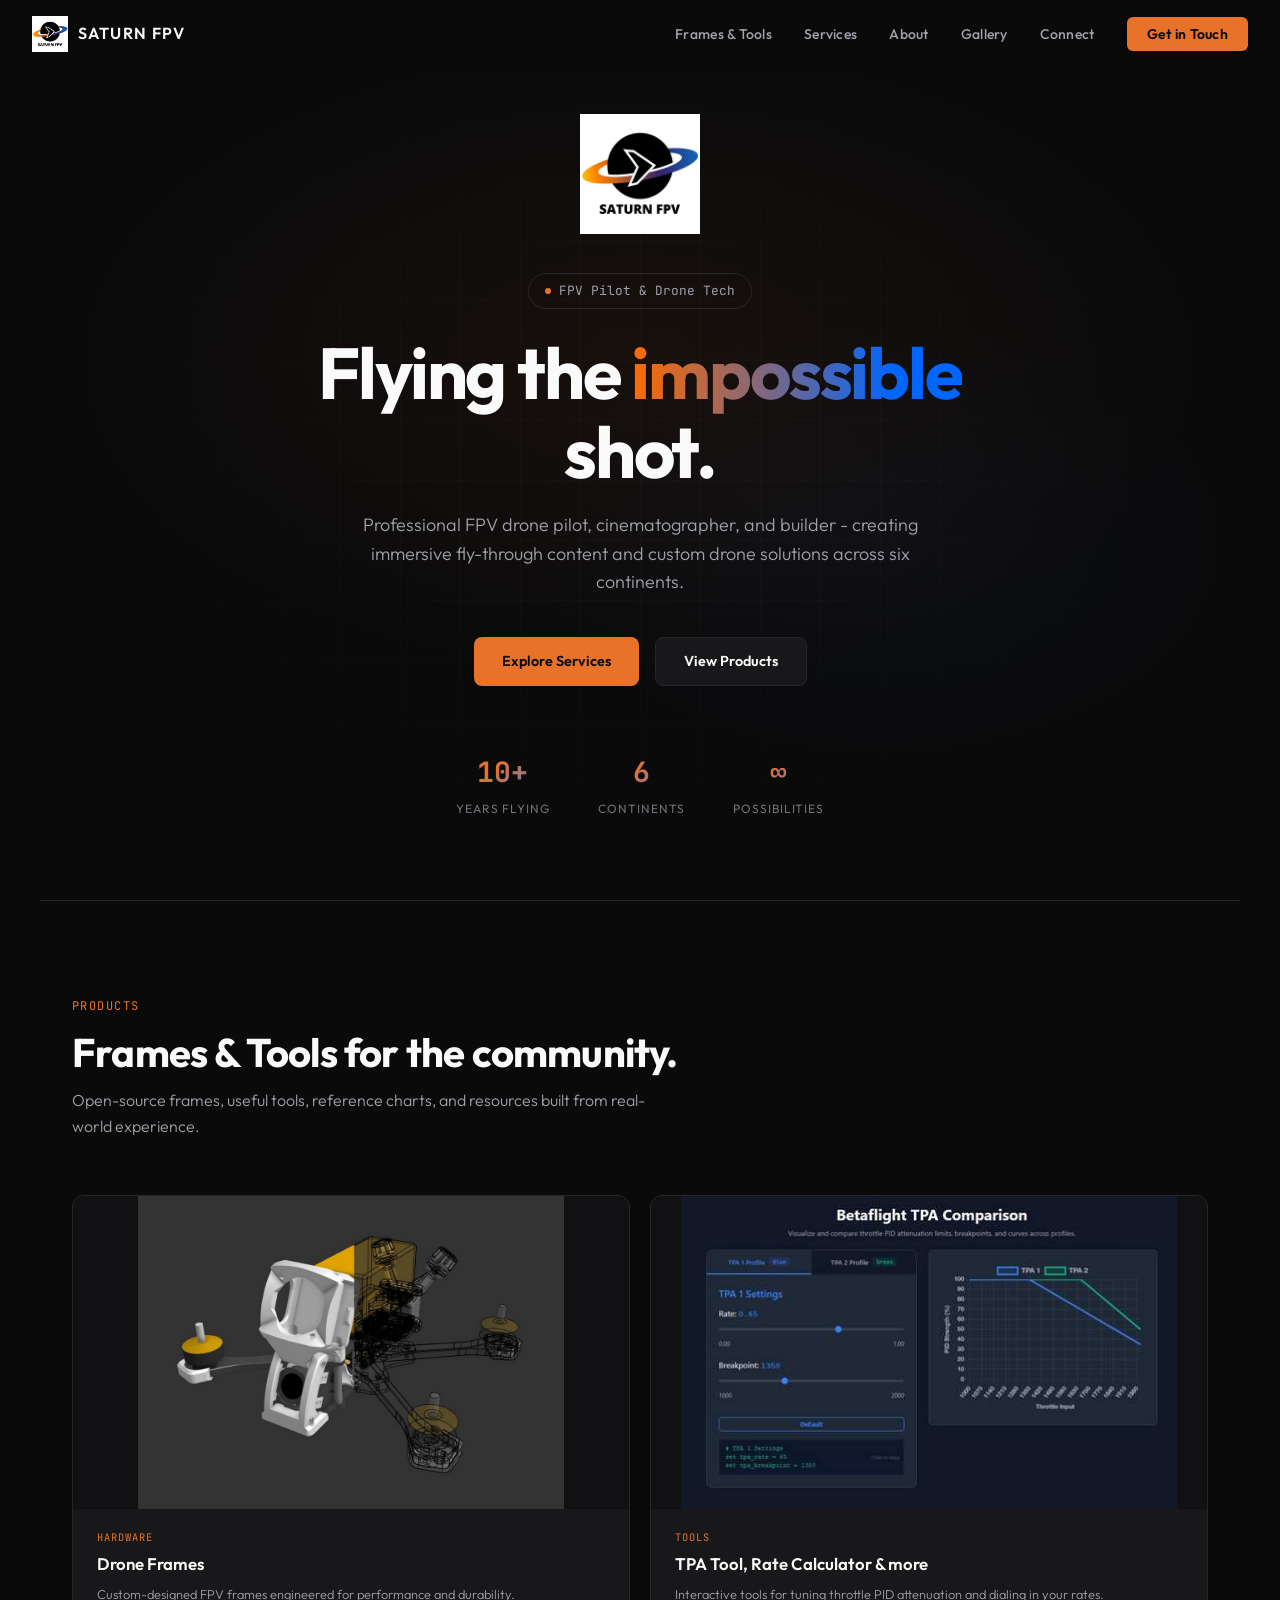
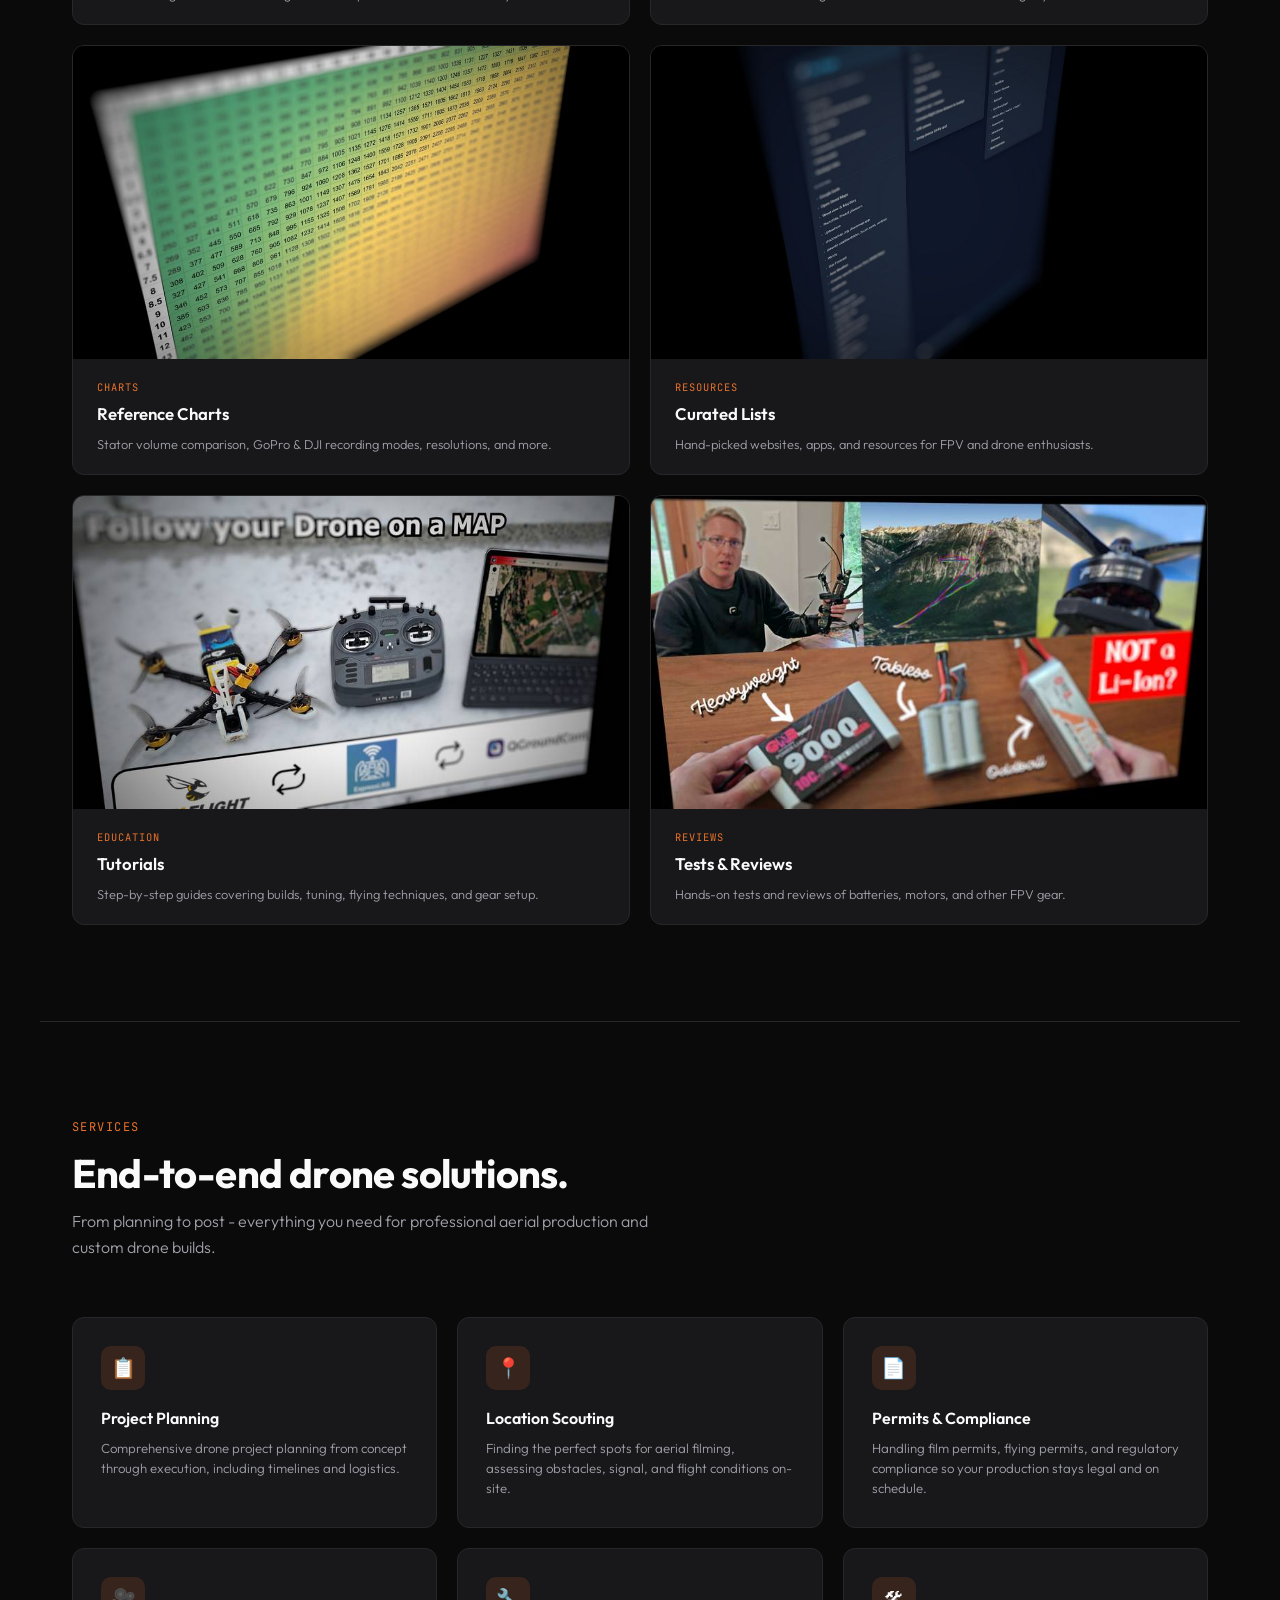
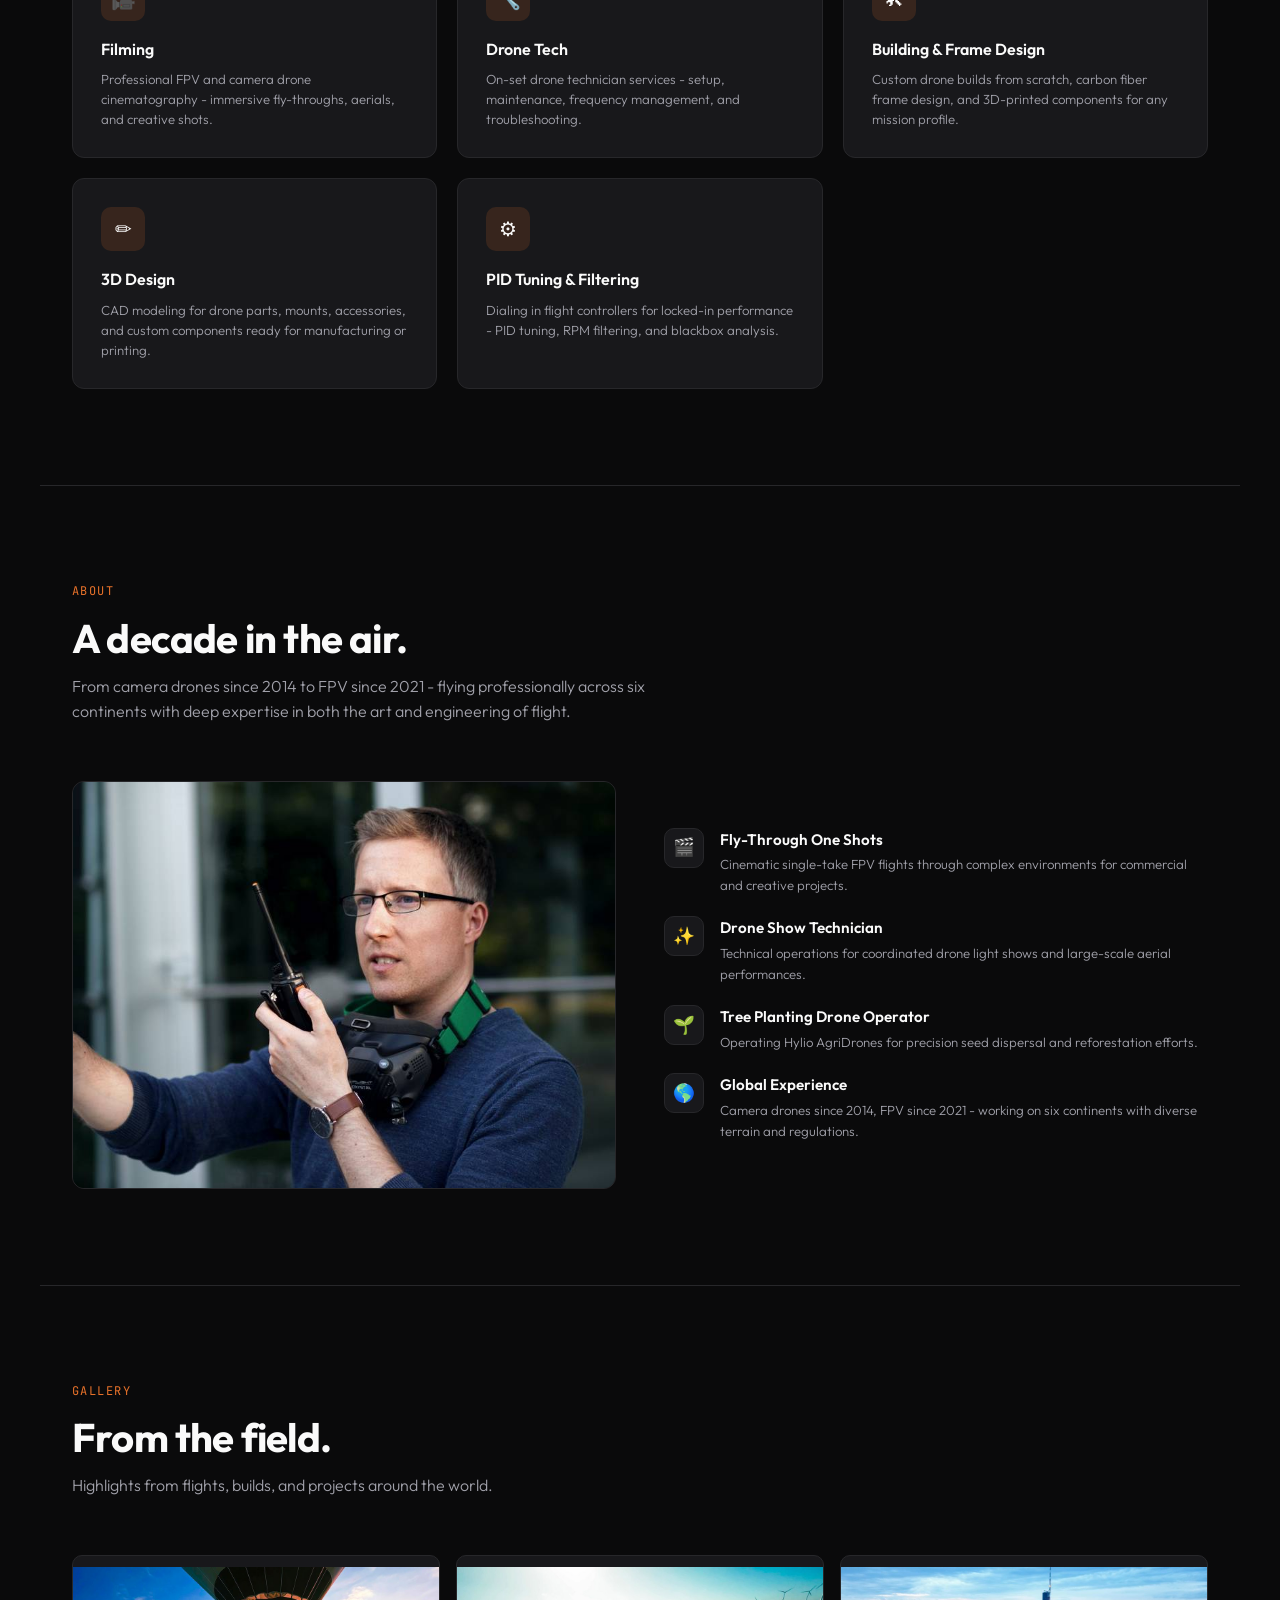
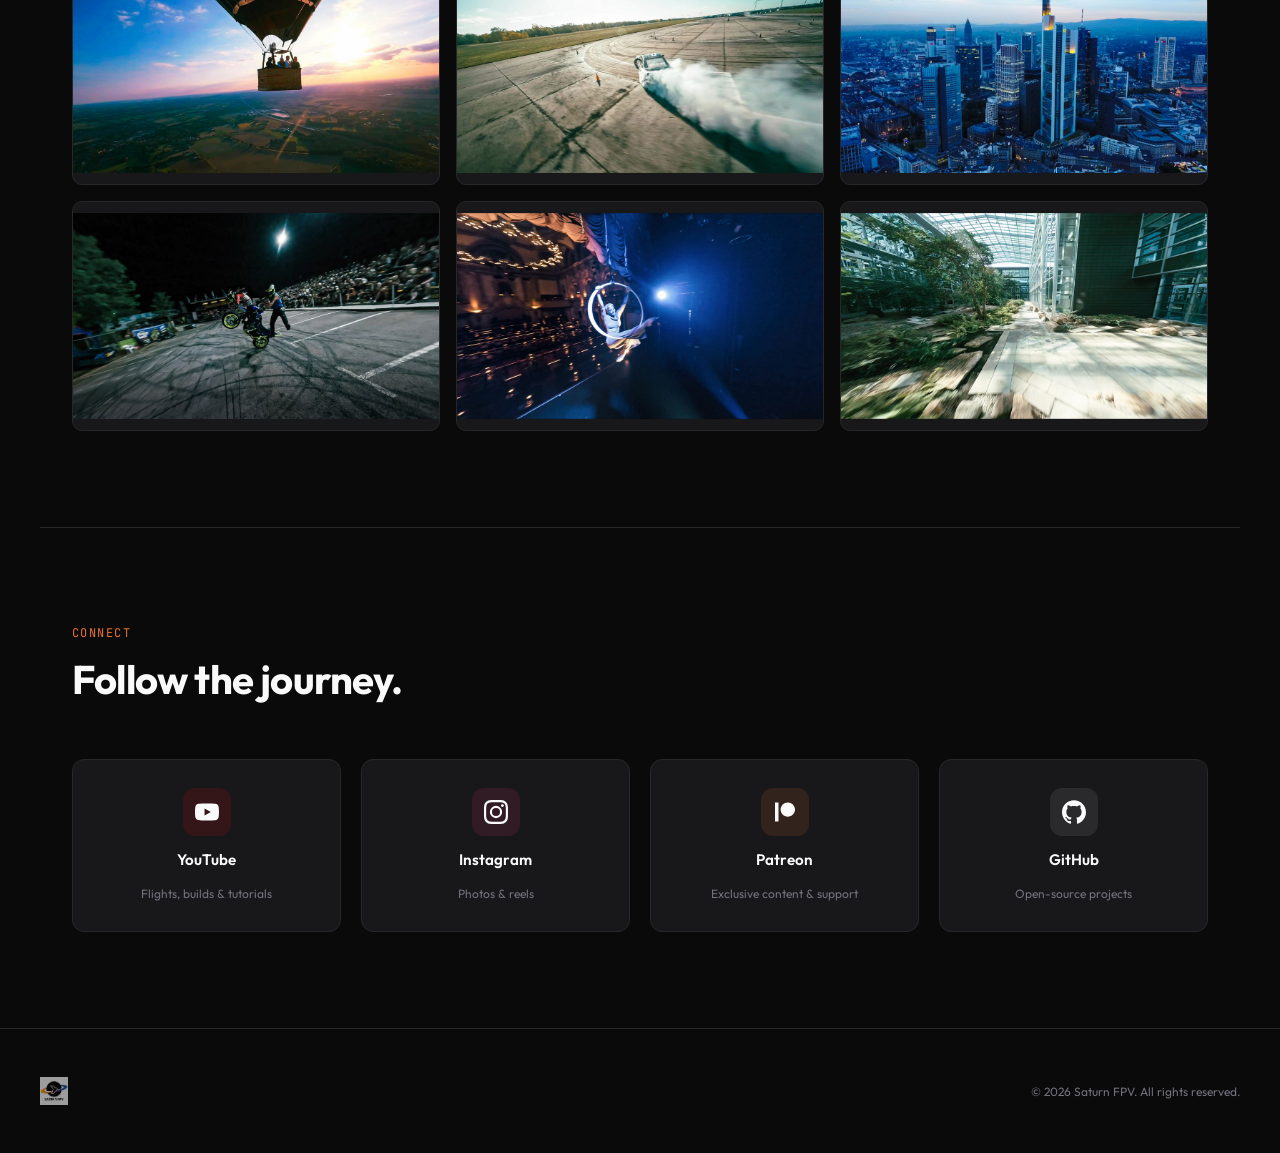
<file: index.html>
<!DOCTYPE html>
<html lang="en">
<head>
    <meta charset="UTF-8">
    <meta name="viewport" content="width=device-width, initial-scale=1.0">
    <title>Saturn FPV - Drone Pilot & Tech</title>
	<link rel="icon" type="image/png" href="image/logo/favicon-32.png">
    <link rel="preconnect" href="https://fonts.googleapis.com">
    <link rel="preconnect" href="https://fonts.gstatic.com" crossorigin>
    <link href="https://fonts.googleapis.com/css2?family=Outfit:wght@300;400;500;600;700&family=JetBrains+Mono:wght@400;500&display=swap" rel="stylesheet">
    <link rel="stylesheet" href="style.css">
</head>
<body>

<!-- HERO -->
<section class="hero">
    <div class="hero-bg"></div>
    <div class="hero-grid"></div>
    <div class="hero-content">
        <img src="image/logo/saturn_fpv_logo_white_small.jpg" alt="Saturn FPV" class="hero-logo">
		<p></p>
        <div class="hero-badge"><span class="dot"></span> FPV Pilot &amp; Drone Tech</div>
        <h1>Flying the <span class="rainbow-word">impossible</span> shot.</h1>
        <p class="hero-sub">Professional FPV drone pilot, cinematographer, and builder - creating immersive fly-through content and custom drone solutions across six continents.</p>
        <div class="hero-actions">
            <a href="#services" class="btn btn-primary">Explore Services</a>
            <a href="#products" class="btn btn-secondary">View Products</a>
        </div>
        <div class="hero-stats">
            <div class="stat">
                <div class="stat-num">10+</div>
                <div class="stat-label">Years Flying</div>
            </div>
            <div class="stat">
                <div class="stat-num">6</div>
                <div class="stat-label">Continents</div>
            </div>
            <div class="stat">
                <div class="stat-num">&infin;</div>
                <div class="stat-label">Possibilities</div>
            </div>
        </div>
    </div>
</section>

<div class="divider"></div>

<!-- PRODUCTS -->
<section id="products">
    <div class="section-header reveal">
        <div class="section-label">Products</div>
        <h2 class="section-title">Frames &amp; Tools for the community.</h2>
        <p class="section-desc">Open-source frames, useful tools, reference charts, and resources built from real-world experience.</p>
    </div>
    <div class="products-grid">
        <div class="product-card reveal">
            <a href="frames.html">
            <div class="product-image"><img src="image/frames/frame_blend_v02b_small.jpg" alt="5 inch drone frame"></div>
				<div class="product-info">
					<div class="product-tag">Hardware</div>
					<h3>Drone Frames</h3>
					<p>Custom-designed FPV frames engineered for performance and durability.</p>
				</div>
			</a>
        </div>
        <div class="product-card reveal">
            <a href="tools.html">
                <div class="product-image"><img src="image/tools/tpa-comparison_small.jpg" alt="TPA comparison tool"></div>
                <div class="product-info">
                    <div class="product-tag">Tools</div>
                    <h3>TPA Tool, Rate Calculator &amp; more</h3>
                    <p>Interactive tools for tuning throttle PID attenuation and dialing in your rates.</p>
                </div>
            </a>
        </div>
        <div class="product-card reveal">
			<a href="https://patreon.com/saturnfpv">
				<div class="product-image"><img src="image/charts/motor_stator_size_v03_small.jpg" alt="FPV motor stator size chart"></div>
				<div class="product-info">
					<div class="product-tag">Charts</div>
					<h3>Reference Charts</h3>
					<p>Stator volume comparison, GoPro &amp; DJI recording modes, resolutions, and more.</p>
				</div>
			</a>
        </div>
        <div class="product-card reveal">
			<a href="https://patreon.com/saturnfpv">
				<div class="product-image"><img src="image/lists/apps_list.jpg" alt="App and website list"></div>
				<div class="product-info">
					<div class="product-tag">Resources</div>
					<h3>Curated Lists</h3>
					<p>Hand-picked websites, apps, and resources for FPV and drone enthusiasts.</p>
				</div>
			</a>
        </div>
        <div class="product-card reveal">
			<a href="https://www.youtube.com/playlist?list=PLDWZUhN_12cMk9kByeg3X16VghM3vqNrK">
				<div class="product-image"><img src="image/tutorials/tutorials.jpg" alt="Tutorials"></div>
				<div class="product-info">
					<div class="product-tag">Education</div>
					<h3>Tutorials</h3>
					<p>Step-by-step guides covering builds, tuning, flying techniques, and gear setup.</p>
				</div>
			</a>
        </div>
        <div class="product-card reveal">
			<a href="https://www.youtube.com/playlist?list=PLcRpyD5YJ5Q4">
				<div class="product-image"><img src="image/reviews/reviews.jpg" alt="Tests and reviews"></div>
				<div class="product-info">
					<div class="product-tag">Reviews</div>
					<h3>Tests &amp; Reviews</h3>
					<p>Hands-on tests and reviews of batteries, motors, and other FPV gear.</p>
				</div>
			</a>
        </div>

    </div>
</section>

<div class="divider"></div>

<!-- SERVICES -->
<section id="services">
    <div class="section-header reveal">
        <div class="section-label">Services</div>
        <h2 class="section-title">End-to-end drone solutions.</h2>
        <p class="section-desc">From planning to post - everything you need for professional aerial production and custom drone builds.</p>
    </div>
    <div class="services-grid">
        <div class="service-card reveal">
            <div class="service-icon">&#128203;</div>
            <h3>Project Planning</h3>
            <p>Comprehensive drone project planning from concept through execution, including timelines and logistics.</p>
        </div>
        <div class="service-card reveal">
            <div class="service-icon">&#128205;</div>
            <h3>Location Scouting</h3>
            <p>Finding the perfect spots for aerial filming, assessing obstacles, signal, and flight conditions on-site.</p>
        </div>
        <div class="service-card reveal">
            <div class="service-icon">&#128196;</div>
            <h3>Permits &amp; Compliance</h3>
            <p>Handling film permits, flying permits, and regulatory compliance so your production stays legal and on schedule.</p>
        </div>
        <div class="service-card reveal">
            <div class="service-icon">&#127909;</div>
            <h3>Filming</h3>
            <p>Professional FPV and camera drone cinematography - immersive fly-throughs, aerials, and creative shots.</p>
        </div>
        <div class="service-card reveal">
            <div class="service-icon">&#128295;</div>
            <h3>Drone Tech</h3>
            <p>On-set drone technician services - setup, maintenance, frequency management, and troubleshooting.</p>
        </div>
        <div class="service-card reveal">
            <div class="service-icon">&#128736;</div>
            <h3>Building &amp; Frame Design</h3>
            <p>Custom drone builds from scratch, carbon fiber frame design, and 3D-printed components for any mission profile.</p>
        </div>
        <div class="service-card reveal">
            <div class="service-icon">&#9999;</div>
            <h3>3D Design</h3>
            <p>CAD modeling for drone parts, mounts, accessories, and custom components ready for manufacturing or printing.</p>
        </div>
        <div class="service-card reveal">
            <div class="service-icon">&#9881;</div>
            <h3>PID Tuning &amp; Filtering</h3>
            <p>Dialing in flight controllers for locked-in performance - PID tuning, RPM filtering, and blackbox analysis.</p>
        </div>
    </div>
</section>

<div class="divider"></div>

<!-- ABOUT -->
<section id="about">
    <div class="section-header reveal">
        <div class="section-label">About</div>
        <h2 class="section-title">A decade in the air.</h2>
        <p class="section-desc">From camera drones since 2014 to FPV since 2021 - flying professionally across six continents with deep expertise in both the art and engineering of flight.</p>
    </div>
    <div class="about-grid">
        <div class="about-image reveal">
            <img src="image/about/Saturn_FPV.jpg" alt="Saturn FPV profile picture">
        </div>
        <div class="exp-list reveal">
            <div class="exp-item">
                <div class="exp-icon">&#127916;</div>
                <div class="exp-text">
                    <h4>Fly-Through One Shots</h4>
                    <p>Cinematic single-take FPV flights through complex environments for commercial and creative projects.</p>
                </div>
            </div>
            <div class="exp-item">
                <div class="exp-icon">&#10024;</div>
                <div class="exp-text">
                    <h4>Drone Show Technician</h4>
                    <p>Technical operations for coordinated drone light shows and large-scale aerial performances.</p>
                </div>
            </div>
            <div class="exp-item">
                <div class="exp-icon">&#127793;</div>
                <div class="exp-text">
                    <h4>Tree Planting Drone Operator</h4>
                    <p>Operating Hylio AgriDrones for precision seed dispersal and reforestation efforts.</p>
                </div>
            </div>
            <div class="exp-item">
                <div class="exp-icon">&#127758;</div>
                <div class="exp-text">
                    <h4>Global Experience</h4>
                    <p>Camera drones since 2014, FPV since 2021 - working on six continents with diverse terrain and regulations.</p>
                </div>
            </div>
        </div>
    </div>
</section>

<div class="divider"></div>

<!-- GALLERY OLD-->
<section id="gallery">
    <div class="section-header reveal">
        <div class="section-label">Gallery</div>
        <h2 class="section-title">From the field.</h2>
        <p class="section-desc">Highlights from flights, builds, and projects around the world.</p>
    </div>
    <div class="gallery-row reveal">
        <div class="gallery-item"><img src="image/gallery/hot_air_balloon.jpg" alt="Hot air balloon"></div>
        <div class="gallery-item"><img src="image/gallery/drift_race.jpg" alt="Drift race"></div>
        <div class="gallery-item"><img src="image/gallery/city_skyline.jpg" alt="City skyline"></div>
    </div>
    <div class="gallery-row reveal" style="margin-top: 1rem;">
        <div class="gallery-item"><img src="image/gallery/stunt_show.jpg" alt="Stunt show"></div>
        <div class="gallery-item"><img src="image/gallery/variete_theater.jpg" alt="Variete theater"></div>
        <div class="gallery-item"><img src="image/gallery/office_building.jpg" alt="Office building"></div>
    </div>
</section>

<!-- GALLERY NEW 
<section id="gallery">
    <div class="section-header reveal">
        <div class="section-label">Gallery</div>
        <h2 class="section-title">From the field.</h2>
        <p class="section-desc">Highlights from flights, builds, and projects around the world.</p>
    </div>
    <div class="gallery-row reveal">
        <div class="gallery-item"><img src="image/gallery/Drone_Show.jpg" alt="Drone Show"></div>
        <div class="gallery-item"><img src="image/gallery/Drone_Show_2.jpg" alt="Drone Show 2"></div>
        <div class="gallery-item"><img src="image/gallery/Germany_FPV_Race.jpg" alt="Germany FPV Race"></div>
    </div>
    <div class="gallery-row reveal" style="margin-top: 1rem;">
        <div class="gallery-item"><img src="image/gallery/Hotel_Shoot_Guatemala.jpg" alt="Hotel Shoot Guatemala"></div>
        <div class="gallery-item"><img src="image/gallery/Drone_Thermal_Image.jpg" alt="Drone Thermal Image"></div>
        <div class="gallery-item"><img src="image/gallery/Hylio_Tree_Planting.jpg" alt="Hylio Tree Planting"></div>
    </div>
	<div class="gallery-row reveal" style="margin-top: 1rem;">
	    <div class="gallery-item"><img src="image/gallery/Jeno_Build.jpg" alt="Jeno Build"></div>
        <div class="gallery-item"><img src="image/gallery/robert_01_v01.jpg" alt="Robert"></div>
	</div>
</section>
-->

<div class="divider"></div>

<!-- CONNECT -->
<section id="connect">
    <div class="section-header reveal">
        <div class="section-label">Connect</div>
        <h2 class="section-title">Follow the journey.</h2>
    </div>
    <div class="connect-grid reveal">
        <a href="https://youtube.com/@saturn_fpv" target="_blank" rel="noopener" class="social-card">
            <div class="social-icon yt">
                <svg width="24" height="24" fill="currentColor" viewBox="0 0 24 24"><path d="M23.498 6.186a3.016 3.016 0 0 0-2.122-2.136C19.505 3.545 12 3.545 12 3.545s-7.505 0-9.377.505A3.017 3.017 0 0 0 .502 6.186C0 8.07 0 12 0 12s0 3.93.502 5.814a3.016 3.016 0 0 0 2.122 2.136c1.871.505 9.376.505 9.376.505s7.505 0 9.377-.505a3.015 3.015 0 0 0 2.122-2.136C24 15.93 24 12 24 12s0-3.93-.502-5.814zM9.545 15.568V8.432L15.818 12l-6.273 3.568z"/></svg>
            </div>
            <h3>YouTube</h3>
            <p>Flights, builds &amp; tutorials</p>
        </a>
        <a href="https://instagram.com/saturn_fpv" target="_blank" rel="noopener" class="social-card">
            <div class="social-icon ig">
                <svg width="24" height="24" fill="currentColor" viewBox="0 0 24 24"><path d="M12 2.163c3.204 0 3.584.012 4.85.07 3.252.148 4.771 1.691 4.919 4.919.058 1.265.069 1.645.069 4.849 0 3.205-.012 3.584-.069 4.849-.149 3.225-1.664 4.771-4.919 4.919-1.266.058-1.644.07-4.85.07-3.204 0-3.584-.012-4.849-.07-3.26-.149-4.771-1.699-4.919-4.92-.058-1.265-.07-1.644-.07-4.849 0-3.204.013-3.583.07-4.849.149-3.227 1.664-4.771 4.919-4.919 1.266-.057 1.645-.069 4.849-.069zM12 0C8.741 0 8.333.014 7.053.072 2.695.272.273 2.69.073 7.052.014 8.333 0 8.741 0 12c0 3.259.014 3.668.072 4.948.2 4.358 2.618 6.78 6.98 6.98C8.333 23.986 8.741 24 12 24c3.259 0 3.668-.014 4.948-.072 4.354-.2 6.782-2.618 6.979-6.98.059-1.28.073-1.689.073-4.948 0-3.259-.014-3.667-.072-4.947-.196-4.354-2.617-6.78-6.979-6.98C15.668.014 15.259 0 12 0zm0 5.838a6.162 6.162 0 1 0 0 12.324 6.162 6.162 0 0 0 0-12.324zM12 16a4 4 0 1 1 0-8 4 4 0 0 1 0 8zm6.406-11.845a1.44 1.44 0 1 0 0 2.881 1.44 1.44 0 0 0 0-2.881z"/></svg>
            </div>
            <h3>Instagram</h3>
            <p>Photos &amp; reels</p>
        </a>
        <a href="https://patreon.com/saturnfpv" target="_blank" rel="noopener" class="social-card">
            <div class="social-icon pa">
                <svg width="24" height="24" fill="currentColor" viewBox="0 0 24 24"><path d="M14.82 2.41c3.96 0 7.18 3.24 7.18 7.21 0 3.96-3.22 7.18-7.18 7.18-3.97 0-7.21-3.22-7.21-7.18 0-3.97 3.24-7.21 7.21-7.21M2 21.6h3.5V2.41H2V21.6z"/></svg>
            </div>
            <h3>Patreon</h3>
            <p>Exclusive content &amp; support</p>
        </a>
        <a href="https://github.com/saturn-fpv" target="_blank" rel="noopener" class="social-card">
            <div class="social-icon gh">
                <svg width="24" height="24" fill="currentColor" viewBox="0 0 24 24"><path d="M12 .297c-6.63 0-12 5.373-12 12 0 5.303 3.438 9.8 8.205 11.385.6.113.82-.258.82-.577 0-.285-.01-1.04-.015-2.04-3.338.724-4.042-1.61-4.042-1.61C4.422 18.07 3.633 17.7 3.633 17.7c-1.087-.744.084-.729.084-.729 1.205.084 1.838 1.236 1.838 1.236 1.07 1.835 2.809 1.305 3.495.998.108-.776.417-1.305.76-1.605-2.665-.3-5.466-1.332-5.466-5.93 0-1.31.465-2.38 1.235-3.22-.135-.303-.54-1.523.105-3.176 0 0 1.005-.322 3.3 1.23.96-.267 1.98-.399 3-.405 1.02.006 2.04.138 3 .405 2.28-1.552 3.285-1.23 3.285-1.23.645 1.653.24 2.873.12 3.176.765.84 1.23 1.91 1.23 3.22 0 4.61-2.805 5.625-5.475 5.92.42.36.81 1.096.81 2.22 0 1.606-.015 2.896-.015 3.286 0 .315.21.69.825.57C20.565 22.092 24 17.592 24 12.297c0-6.627-5.373-12-12-12"/></svg>
            </div>
            <h3>GitHub</h3>
            <p>Open-source projects</p>
        </a>
    </div>
</section>

<script src="partials/partial_main.js" data-root="."></script>

</body>
</html>
</file>
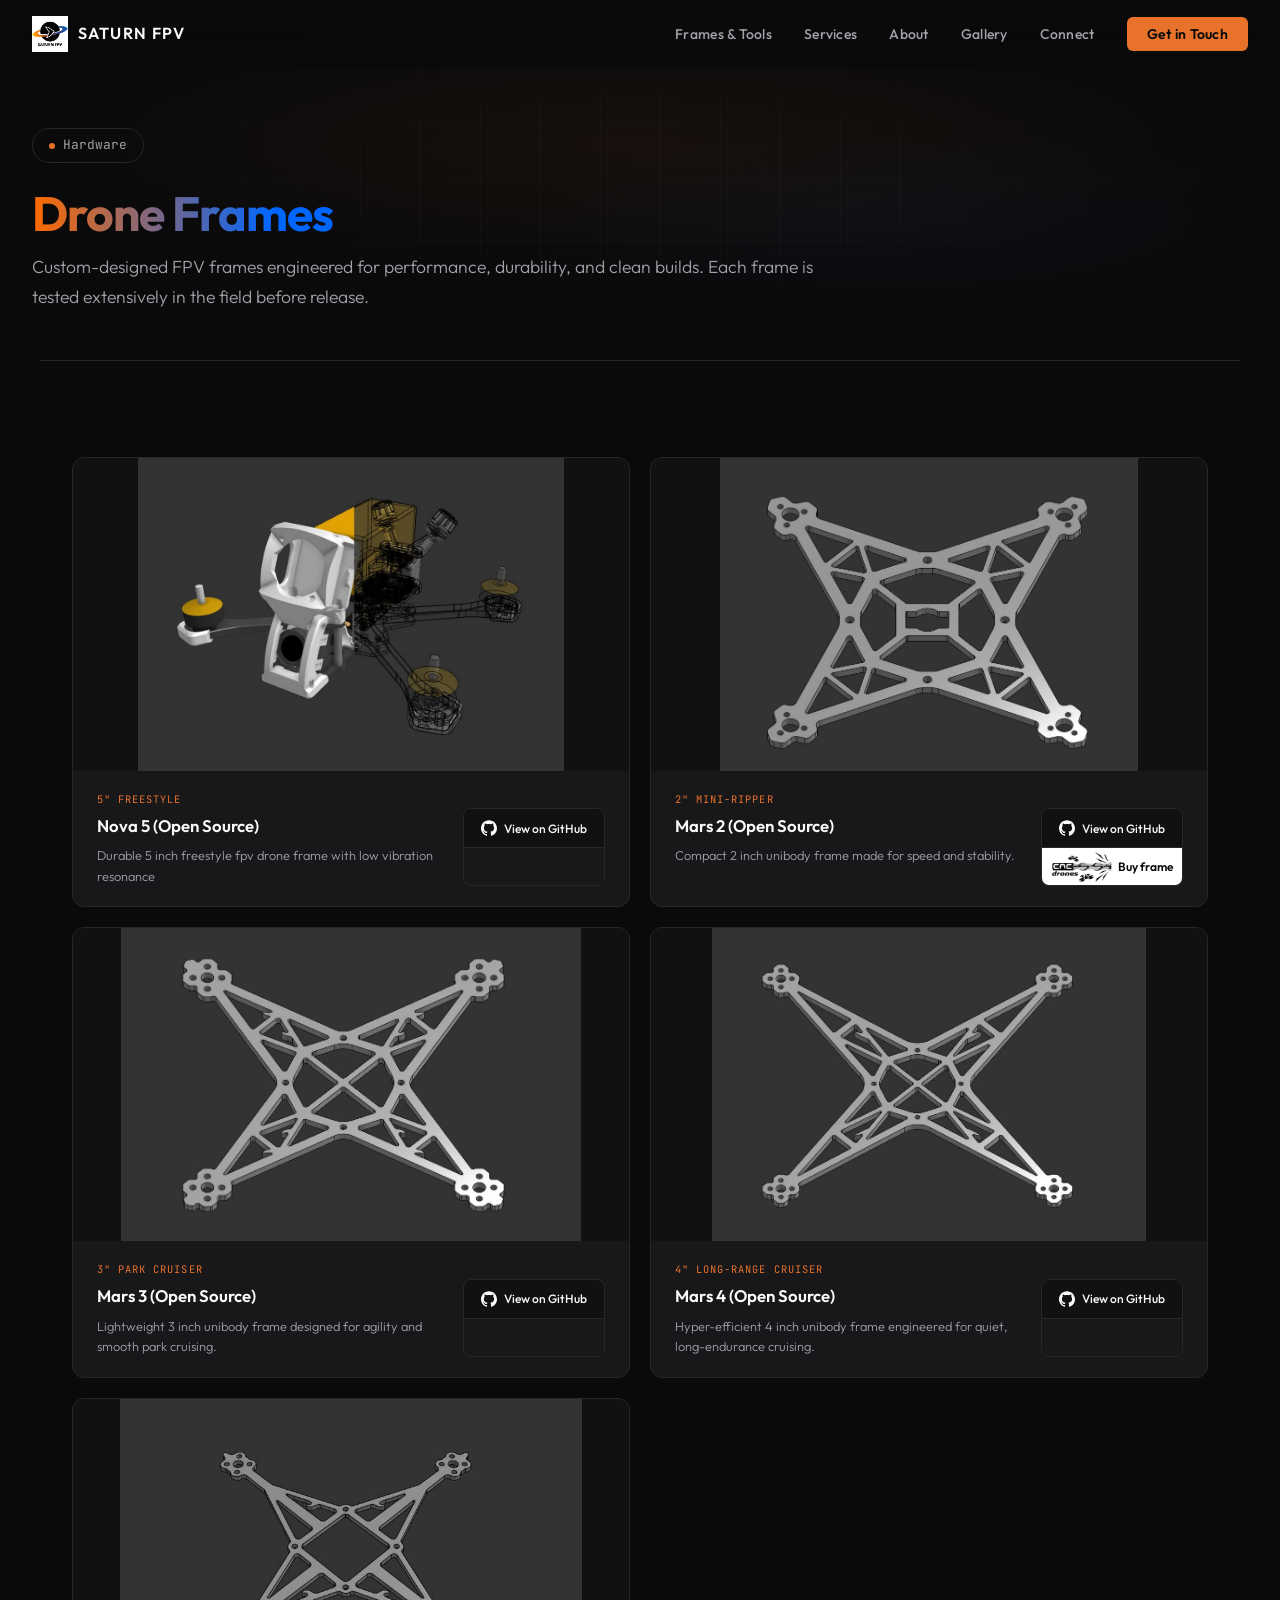
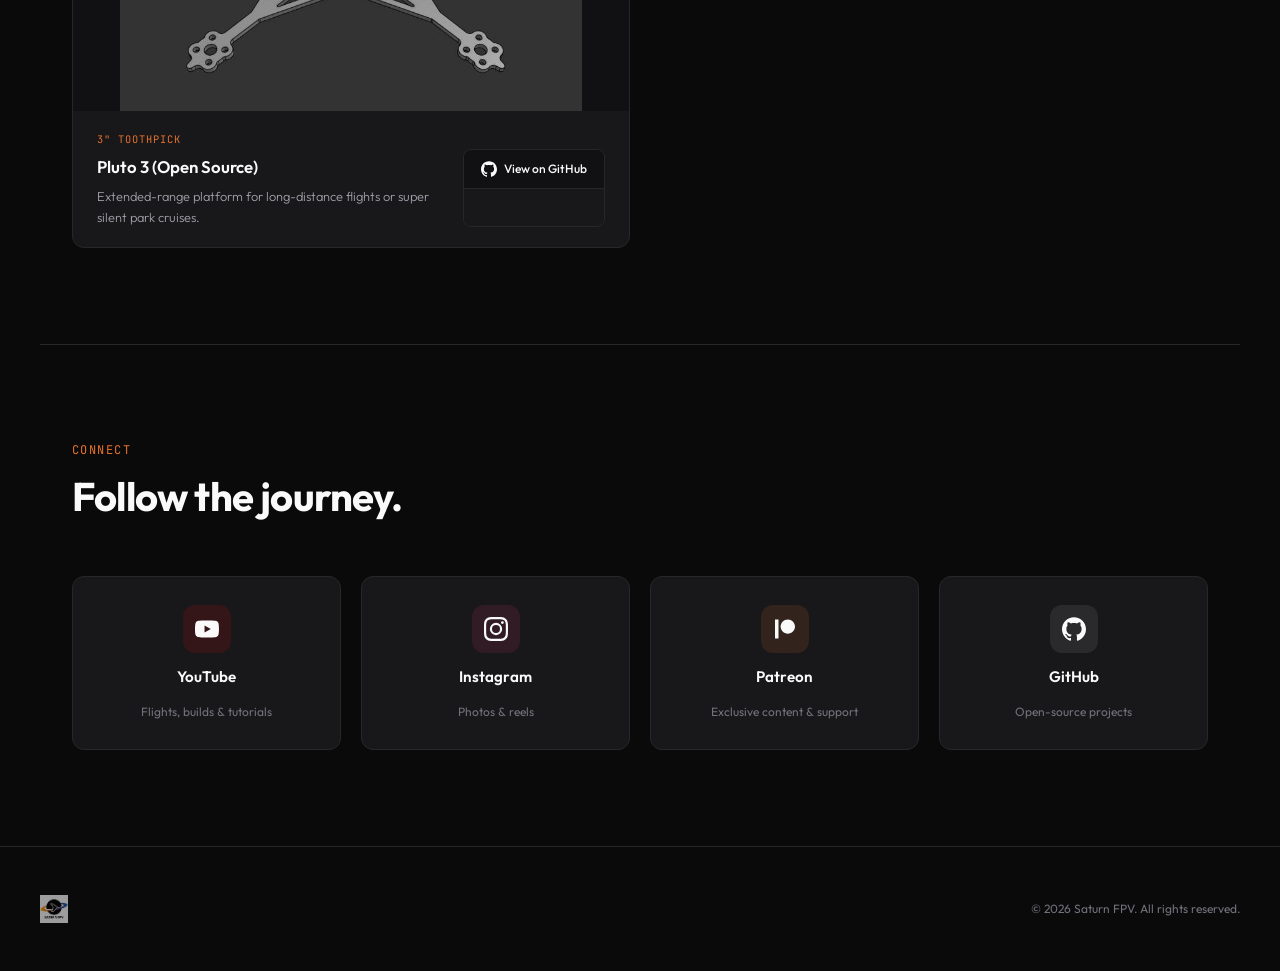
<file: frames.html>
<!DOCTYPE html>
<html lang="en">
<head>
    <meta charset="UTF-8">
    <meta name="viewport" content="width=device-width, initial-scale=1.0">
    <title>Drone Frames - Saturn FPV</title>
    <link rel="icon" type="image/png" href="image/logo/favicon-32.png">
    <link rel="preconnect" href="https://fonts.googleapis.com">
    <link rel="preconnect" href="https://fonts.gstatic.com" crossorigin>
    <link href="https://fonts.googleapis.com/css2?family=Outfit:wght@300;400;500;600;700&family=JetBrains+Mono:wght@400;500&display=swap" rel="stylesheet">
    <link rel="stylesheet" href="style.css">
</head>
<body>

<!-- Shared icons for the frame tiles -->
<svg width="0" height="0" style="position:absolute" aria-hidden="true">
    <symbol id="icon-github" viewBox="0 0 24 24"><path fill="currentColor" d="M12 .297c-6.63 0-12 5.373-12 12 0 5.303 3.438 9.8 8.205 11.385.6.113.82-.258.82-.577 0-.285-.01-1.04-.015-2.04-3.338.724-4.042-1.61-4.042-1.61C4.422 18.07 3.633 17.7 3.633 17.7c-1.087-.744.084-.729.084-.729 1.205.084 1.838 1.236 1.838 1.236 1.07 1.835 2.809 1.305 3.495.998.108-.776.417-1.305.76-1.605-2.665-.3-5.466-1.332-5.466-5.93 0-1.31.465-2.38 1.235-3.22-.135-.303-.54-1.523.105-3.176 0 0 1.005-.322 3.3 1.23.96-.267 1.98-.399 3-.405 1.02.006 2.04.138 3 .405 2.28-1.552 3.285-1.23 3.285-1.23.645 1.653.24 2.873.12 3.176.765.84 1.23 1.91 1.23 3.22 0 4.61-2.805 5.625-5.475 5.92.42.36.81 1.096.81 2.22 0 1.606-.015 2.896-.015 3.286 0 .315.21.69.825.57C20.565 22.092 24 17.592 24 12.297c0-6.627-5.373-12-12-12"/></symbol>
</svg>

<!-- PAGE HEADER -->
<div class="page-header">
    <div class="hero-bg"></div>
    <div class="hero-grid"></div>
    <div class="page-header-content">
        <div class="hero-badge"><span class="dot"></span> Hardware</div>
        <h1><span class="rainbow-word">Drone Frames</span></h1>
        <p>Custom-designed FPV frames engineered for performance, durability, and clean builds. Each frame is tested extensively in the field before release.</p>
    </div>
</div>

<div class="divider"></div>

<!-- FRAMES GRID -->
<section>
    <!-- When a frame goes on sale, replace its frame-soon span with the frame-link-buy link from the Mars 2 tile and swap the URL and aria-label. -->
    <div class="products-grid">
        <div class="product-card frame-card reveal">
			<a href="https://github.com/saturn-fpv/Nova-5">
				<div class="product-image"><img src="image/frames/frame_blend_v02b_small.jpg" alt="5 inch drone frame"></div>
				<div class="product-info">
					<div class="product-tag">5" Freestyle</div>
					<h3>Nova 5 (Open Source)</h3>
					<p>Durable 5 inch freestyle fpv drone frame with low vibration resonance</p>
				</div>
			</a>
            <div class="frame-links">
                <a class="frame-link" href="https://github.com/saturn-fpv/Nova-5" target="_blank" rel="noopener" aria-label="Nova 5: View on GitHub">
                    <svg aria-hidden="true"><use href="#icon-github"></use></svg>
                    <span>View on GitHub</span>
                </a>
                <span class="frame-soon" aria-hidden="true"></span>
            </div>
        </div>
        <div class="product-card frame-card reveal">
			<a href="https://github.com/saturn-fpv/Mars-2">
				<div class="product-image"><img src="image/frames/Mars-2-flywoo.jpg" alt="2 inch drone frame"></div>
				<div class="product-info">
					<div class="product-tag">2" Mini-Ripper</div>
					<h3>Mars 2 (Open Source)</h3>
					<p>Compact 2 inch unibody frame made for speed and stability.</p>
				</div>
			</a>
            <div class="frame-links">
                <a class="frame-link" href="https://github.com/saturn-fpv/Mars-2" target="_blank" rel="noopener" aria-label="Mars 2: View on GitHub">
                    <svg aria-hidden="true"><use href="#icon-github"></use></svg>
                    <span>View on GitHub</span>
                </a>
                <a class="frame-link frame-link-buy" href="https://cncdrones.com/mars-2-inch.html" target="_blank" rel="noopener" aria-label="Mars 2: Buy at CNCDrones">
                    <img src="image/logo/CNCmadnesLogoFinal_cr.webp" alt="" width="68" height="36">
                    <span>Buy frame</span>
                </a>
            </div>
        </div>
        <div class="product-card frame-card reveal">
			<a href="https://github.com/saturn-fpv/Mars-3">
				<div class="product-image"><img src="image/frames/Mars-3.jpg" alt="3 inch drone frame"></div>
				<div class="product-info">
					<div class="product-tag">3" Park Cruiser</div>
					<h3>Mars 3 (Open Source)</h3>
					<p>Lightweight 3 inch unibody frame designed for agility and smooth park cruising.</p>
				</div>
			</a>
            <div class="frame-links">
                <a class="frame-link" href="https://github.com/saturn-fpv/Mars-3" target="_blank" rel="noopener" aria-label="Mars 3: View on GitHub">
                    <svg aria-hidden="true"><use href="#icon-github"></use></svg>
                    <span>View on GitHub</span>
                </a>
                <span class="frame-soon" aria-hidden="true"></span>
            </div>
        </div>
        <div class="product-card frame-card reveal">
			<a href="https://github.com/saturn-fpv/Mars-4">
				<div class="product-image"><img src="image/frames/Mars-4.jpg" alt="4 inch drone frame"></div>
				<div class="product-info">
					<div class="product-tag">4" Long-Range Cruiser</div>
					<h3>Mars 4 (Open Source)</h3>
					<p>Hyper-efficient 4 inch unibody frame engineered for quiet, long-endurance cruising.</p>
				</div>
			</a>
            <div class="frame-links">
                <a class="frame-link" href="https://github.com/saturn-fpv/Mars-4" target="_blank" rel="noopener" aria-label="Mars 4: View on GitHub">
                    <svg aria-hidden="true"><use href="#icon-github"></use></svg>
                    <span>View on GitHub</span>
                </a>
                <span class="frame-soon" aria-hidden="true"></span>
            </div>
        </div>
        <div class="product-card frame-card reveal">
			<a href="https://github.com/saturn-fpv/Pluto-3">
				<div class="product-image"><img src="image/frames/pluto-120_dark.jpg" alt="3 inch drone frame"></div>
				<div class="product-info">
					<div class="product-tag">3" Toothpick</div>
					<h3>Pluto 3 (Open Source)</h3>
					<p>Extended-range platform for long-distance flights or super silent park cruises.</p>
				</div>
			</a>
            <div class="frame-links">
                <a class="frame-link" href="https://github.com/saturn-fpv/Pluto-3" target="_blank" rel="noopener" aria-label="Pluto 3: View on GitHub">
                    <svg aria-hidden="true"><use href="#icon-github"></use></svg>
                    <span>View on GitHub</span>
                </a>
                <span class="frame-soon" aria-hidden="true"></span>
            </div>
        </div>
    </div>
</section>

<div class="divider"></div>

<!-- CONNECT -->
<section id="connect">
    <div class="section-header reveal">
        <div class="section-label">Connect</div>
        <h2 class="section-title">Follow the journey.</h2>
    </div>
    <div class="connect-grid reveal">
        <a href="https://youtube.com/@saturn_fpv" target="_blank" rel="noopener" class="social-card">
            <div class="social-icon yt">
                <svg width="24" height="24" fill="currentColor" viewBox="0 0 24 24"><path d="M23.498 6.186a3.016 3.016 0 0 0-2.122-2.136C19.505 3.545 12 3.545 12 3.545s-7.505 0-9.377.505A3.017 3.017 0 0 0 .502 6.186C0 8.07 0 12 0 12s0 3.93.502 5.814a3.016 3.016 0 0 0 2.122 2.136c1.871.505 9.376.505 9.376.505s7.505 0 9.377-.505a3.015 3.015 0 0 0 2.122-2.136C24 15.93 24 12 24 12s0-3.93-.502-5.814zM9.545 15.568V8.432L15.818 12l-6.273 3.568z"/></svg>
            </div>
            <h3>YouTube</h3>
            <p>Flights, builds &amp; tutorials</p>
        </a>
        <a href="https://instagram.com/saturn_fpv" target="_blank" rel="noopener" class="social-card">
            <div class="social-icon ig">
                <svg width="24" height="24" fill="currentColor" viewBox="0 0 24 24"><path d="M12 2.163c3.204 0 3.584.012 4.85.07 3.252.148 4.771 1.691 4.919 4.919.058 1.265.069 1.645.069 4.849 0 3.205-.012 3.584-.069 4.849-.149 3.225-1.664 4.771-4.919 4.919-1.266.058-1.644.07-4.85.07-3.204 0-3.584-.012-4.849-.07-3.26-.149-4.771-1.699-4.919-4.92-.058-1.265-.07-1.644-.07-4.849 0-3.204.013-3.583.07-4.849.149-3.227 1.664-4.771 4.919-4.919 1.266-.057 1.645-.069 4.849-.069zM12 0C8.741 0 8.333.014 7.053.072 2.695.272.273 2.69.073 7.052.014 8.333 0 8.741 0 12c0 3.259.014 3.668.072 4.948.2 4.358 2.618 6.78 6.98 6.98C8.333 23.986 8.741 24 12 24c3.259 0 3.668-.014 4.948-.072 4.354-.2 6.782-2.618 6.979-6.98.059-1.28.073-1.689.073-4.948 0-3.259-.014-3.667-.072-4.947-.196-4.354-2.617-6.78-6.979-6.98C15.668.014 15.259 0 12 0zm0 5.838a6.162 6.162 0 1 0 0 12.324 6.162 6.162 0 0 0 0-12.324zM12 16a4 4 0 1 1 0-8 4 4 0 0 1 0 8zm6.406-11.845a1.44 1.44 0 1 0 0 2.881 1.44 1.44 0 0 0 0-2.881z"/></svg>
            </div>
            <h3>Instagram</h3>
            <p>Photos &amp; reels</p>
        </a>
        <a href="https://patreon.com/saturnfpv" target="_blank" rel="noopener" class="social-card">
            <div class="social-icon pa">
                <svg width="24" height="24" fill="currentColor" viewBox="0 0 24 24"><path d="M14.82 2.41c3.96 0 7.18 3.24 7.18 7.21 0 3.96-3.22 7.18-7.18 7.18-3.97 0-7.21-3.22-7.21-7.18 0-3.97 3.24-7.21 7.21-7.21M2 21.6h3.5V2.41H2V21.6z"/></svg>
            </div>
            <h3>Patreon</h3>
            <p>Exclusive content &amp; support</p>
        </a>
        <a href="https://github.com/saturn-fpv" target="_blank" rel="noopener" class="social-card">
            <div class="social-icon gh">
                <svg width="24" height="24" fill="currentColor" viewBox="0 0 24 24"><path d="M12 .297c-6.63 0-12 5.373-12 12 0 5.303 3.438 9.8 8.205 11.385.6.113.82-.258.82-.577 0-.285-.01-1.04-.015-2.04-3.338.724-4.042-1.61-4.042-1.61C4.422 18.07 3.633 17.7 3.633 17.7c-1.087-.744.084-.729.084-.729 1.205.084 1.838 1.236 1.838 1.236 1.07 1.835 2.809 1.305 3.495.998.108-.776.417-1.305.76-1.605-2.665-.3-5.466-1.332-5.466-5.93 0-1.31.465-2.38 1.235-3.22-.135-.303-.54-1.523.105-3.176 0 0 1.005-.322 3.3 1.23.96-.267 1.98-.399 3-.405 1.02.006 2.04.138 3 .405 2.28-1.552 3.285-1.23 3.285-1.23.645 1.653.24 2.873.12 3.176.765.84 1.23 1.91 1.23 3.22 0 4.61-2.805 5.625-5.475 5.92.42.36.81 1.096.81 2.22 0 1.606-.015 2.896-.015 3.286 0 .315.21.69.825.57C20.565 22.092 24 17.592 24 12.297c0-6.627-5.373-12-12-12"/></svg>
            </div>
            <h3>GitHub</h3>
            <p>Open-source projects</p>
        </a>
    </div>
</section>

<script src="partials/partial_main.js" data-root="."></script>

</body>
</html>
</file>
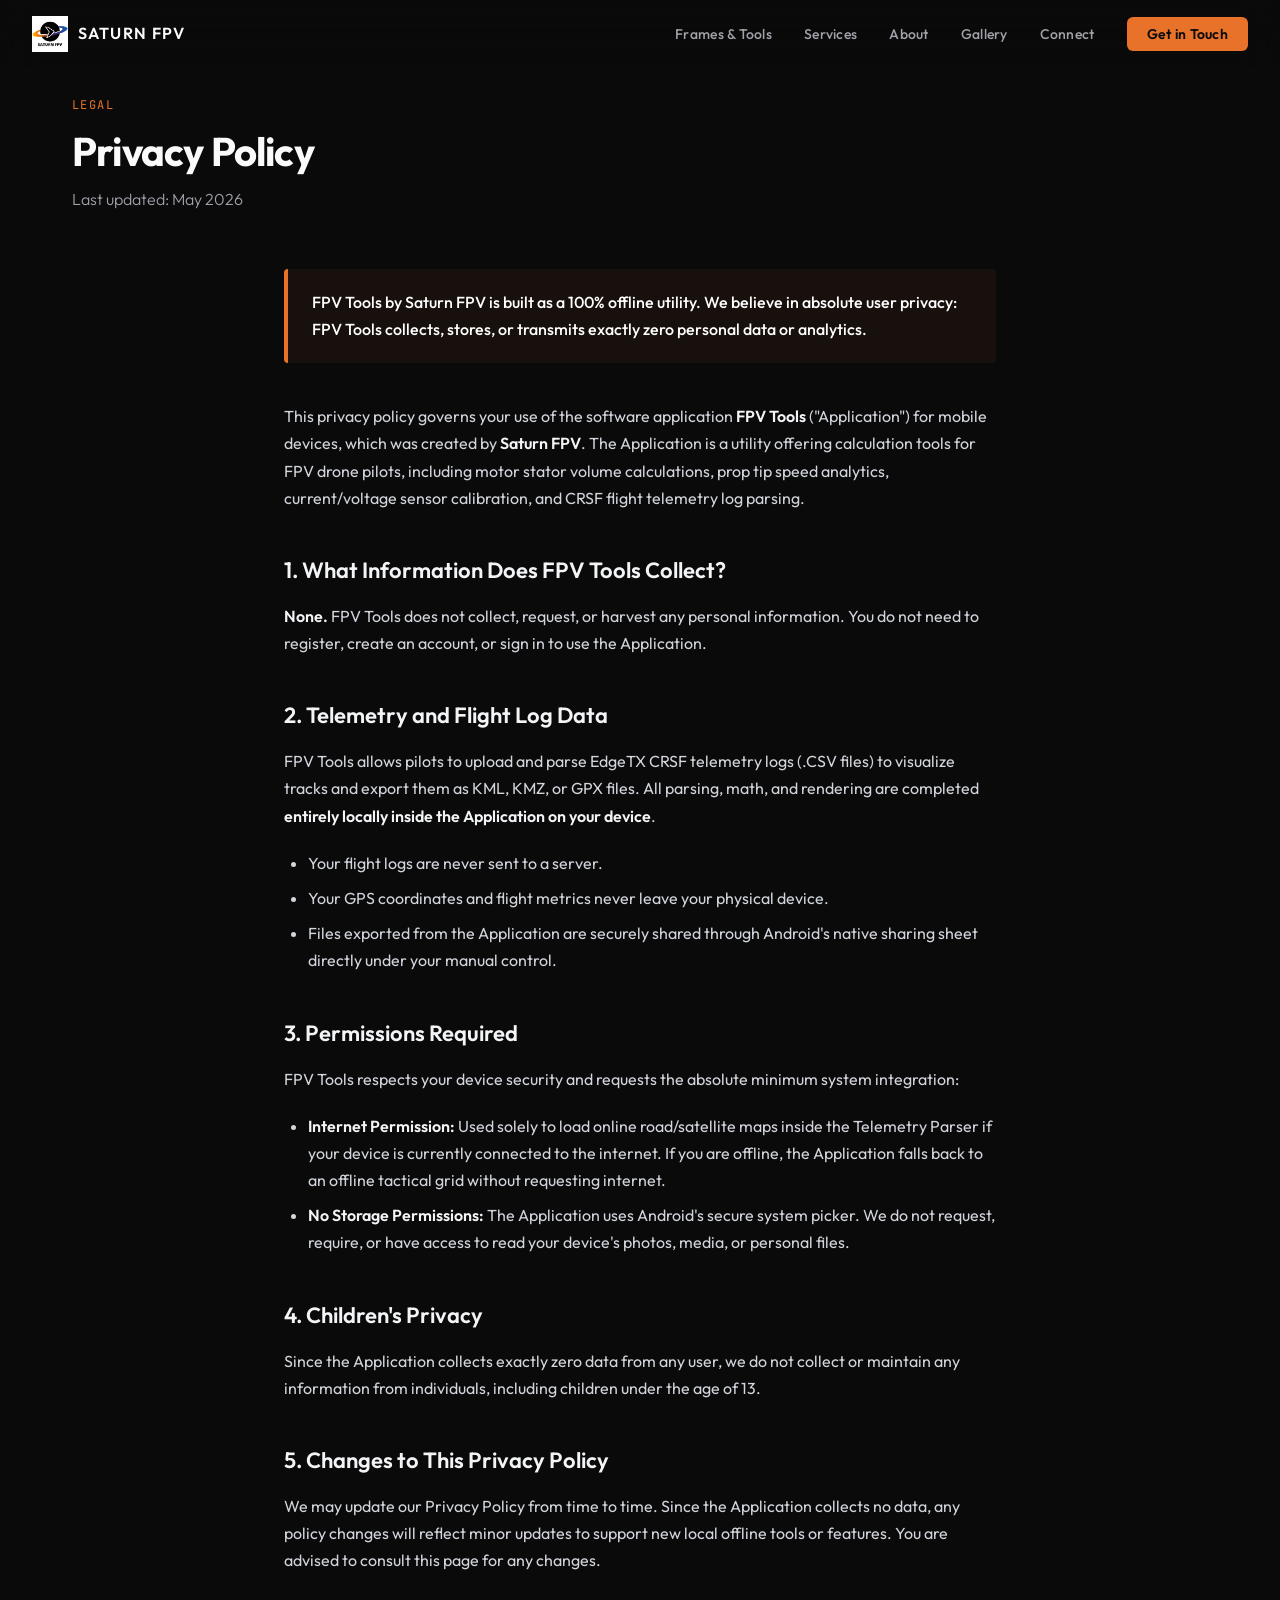
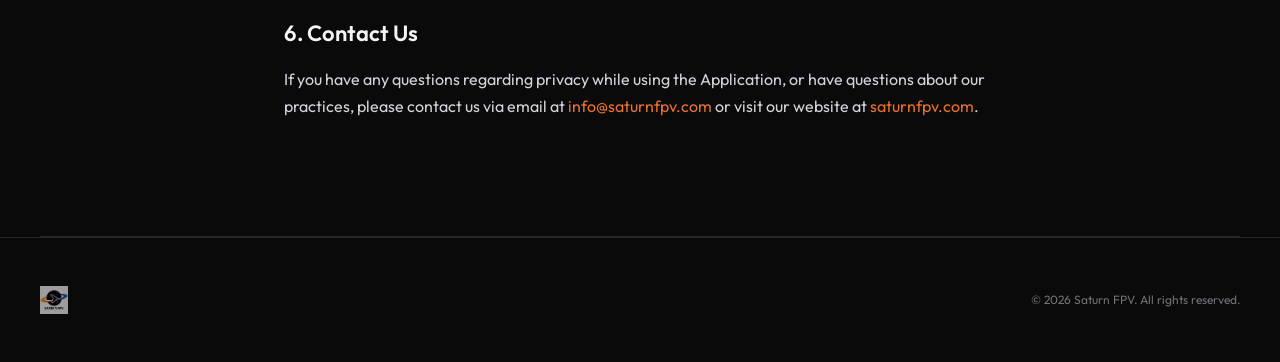
<file: privacy.html>
<!DOCTYPE html>
<html lang="en">
<head>
    <meta charset="UTF-8">
    <meta name="viewport" content="width=device-width, initial-scale=1.0">
    <title>Privacy Policy - Saturn FPV</title>
    <link rel="icon" type="image/png" href="image/logo/favicon-32.png">
    <link rel="preconnect" href="https://fonts.googleapis.com">
    <link rel="preconnect" href="https://fonts.gstatic.com" crossorigin>
    <link href="https://fonts.googleapis.com/css2?family=Outfit:wght@300;400;500;600;700&family=JetBrains+Mono:wght@400;500&display=swap" rel="stylesheet">
    <link rel="stylesheet" href="style.css">
    <style>
        /* Page-specific styles for long-form prose. Uses same design tokens as the rest of the site. */
        .privacy-content {
            max-width: 760px;
            margin: 0 auto;
            font-family: 'Outfit', -apple-system, BlinkMacSystemFont, 'Segoe UI', Roboto, sans-serif;
            color: #d1d5db;
            line-height: 1.7;
            padding: 0 1.5rem;
        }
        .privacy-content h3 {
            color: #f3f4f6;
            font-size: 1.375rem;
            font-weight: 600;
            margin-top: 2.5rem;
            margin-bottom: 0.85rem;
        }
        .privacy-content p {
            margin-bottom: 1.25rem;
            font-size: 1rem;
        }
        .privacy-content ul {
            margin-bottom: 1.5rem;
            padding-left: 1.5rem;
        }
        .privacy-content li {
            margin-bottom: 0.5rem;
            font-size: 1rem;
        }
        .privacy-content strong {
            color: #f3f4f6;
            font-weight: 600;
        }
        .privacy-content a {
            color: #E8722A;
            text-decoration: none;
            transition: color 0.15s;
        }
        .privacy-content a:hover {
            color: #d4631f;
            text-decoration: underline;
        }
        .highlight-box {
            background: rgba(232, 114, 42, 0.06);
            border-left: 4px solid #E8722A;
            border-radius: 0.25rem;
            padding: 1.25rem 1.5rem;
            margin: 2rem 0 2.5rem;
        }
        .highlight-box p {
            margin-bottom: 0;
            color: #ffffff;
            font-weight: 500;
        }
    </style>
</head>
<body>

<!-- PRIVACY HEADER -->
<section id="privacy">
    <div class="section-header reveal">
        <div class="section-label">Legal</div>
        <h2 class="section-title">Privacy Policy</h2>
        <p class="section-desc">Last updated: May 2026</p>
    </div>

    <div class="privacy-content reveal">

        <div class="highlight-box">
            <p>FPV Tools by Saturn FPV is built as a 100% offline utility. We believe in absolute user privacy: FPV Tools collects, stores, or transmits exactly zero personal data or analytics.</p>
        </div>

        <p>This privacy policy governs your use of the software application <strong>FPV Tools</strong> ("Application") for mobile devices, which was created by <strong>Saturn FPV</strong>. The Application is a utility offering calculation tools for FPV drone pilots, including motor stator volume calculations, prop tip speed analytics, current/voltage sensor calibration, and CRSF flight telemetry log parsing.</p>

        <h3>1. What Information Does FPV Tools Collect?</h3>
        <p><strong>None.</strong> FPV Tools does not collect, request, or harvest any personal information. You do not need to register, create an account, or sign in to use the Application.</p>

        <h3>2. Telemetry and Flight Log Data</h3>
        <p>FPV Tools allows pilots to upload and parse EdgeTX CRSF telemetry logs (.CSV files) to visualize tracks and export them as KML, KMZ, or GPX files. All parsing, math, and rendering are completed <strong>entirely locally inside the Application on your device</strong>.</p>
        <ul>
            <li>Your flight logs are never sent to a server.</li>
            <li>Your GPS coordinates and flight metrics never leave your physical device.</li>
            <li>Files exported from the Application are securely shared through Android's native sharing sheet directly under your manual control.</li>
        </ul>

        <h3>3. Permissions Required</h3>
        <p>FPV Tools respects your device security and requests the absolute minimum system integration:</p>
        <ul>
            <li><strong>Internet Permission:</strong> Used solely to load online road/satellite maps inside the Telemetry Parser if your device is currently connected to the internet. If you are offline, the Application falls back to an offline tactical grid without requesting internet.</li>
            <li><strong>No Storage Permissions:</strong> The Application uses Android's secure system picker. We do not request, require, or have access to read your device's photos, media, or personal files.</li>
        </ul>

        <h3>4. Children's Privacy</h3>
        <p>Since the Application collects exactly zero data from any user, we do not collect or maintain any information from individuals, including children under the age of 13.</p>

        <h3>5. Changes to This Privacy Policy</h3>
        <p>We may update our Privacy Policy from time to time. Since the Application collects no data, any policy changes will reflect minor updates to support new local offline tools or features. You are advised to consult this page for any changes.</p>

        <h3>6. Contact Us</h3>
        <p>If you have any questions regarding privacy while using the Application, or have questions about our practices, please contact us via email at <a href="mailto:info@saturnfpv.com">info@saturnfpv.com</a> or visit our website at <a href="https://saturnfpv.com">saturnfpv.com</a>.</p>

    </div>
</section>

<div class="divider"></div>

<script src="partials/partial_main.js" data-root="."></script>

</body>
</html>
</file>
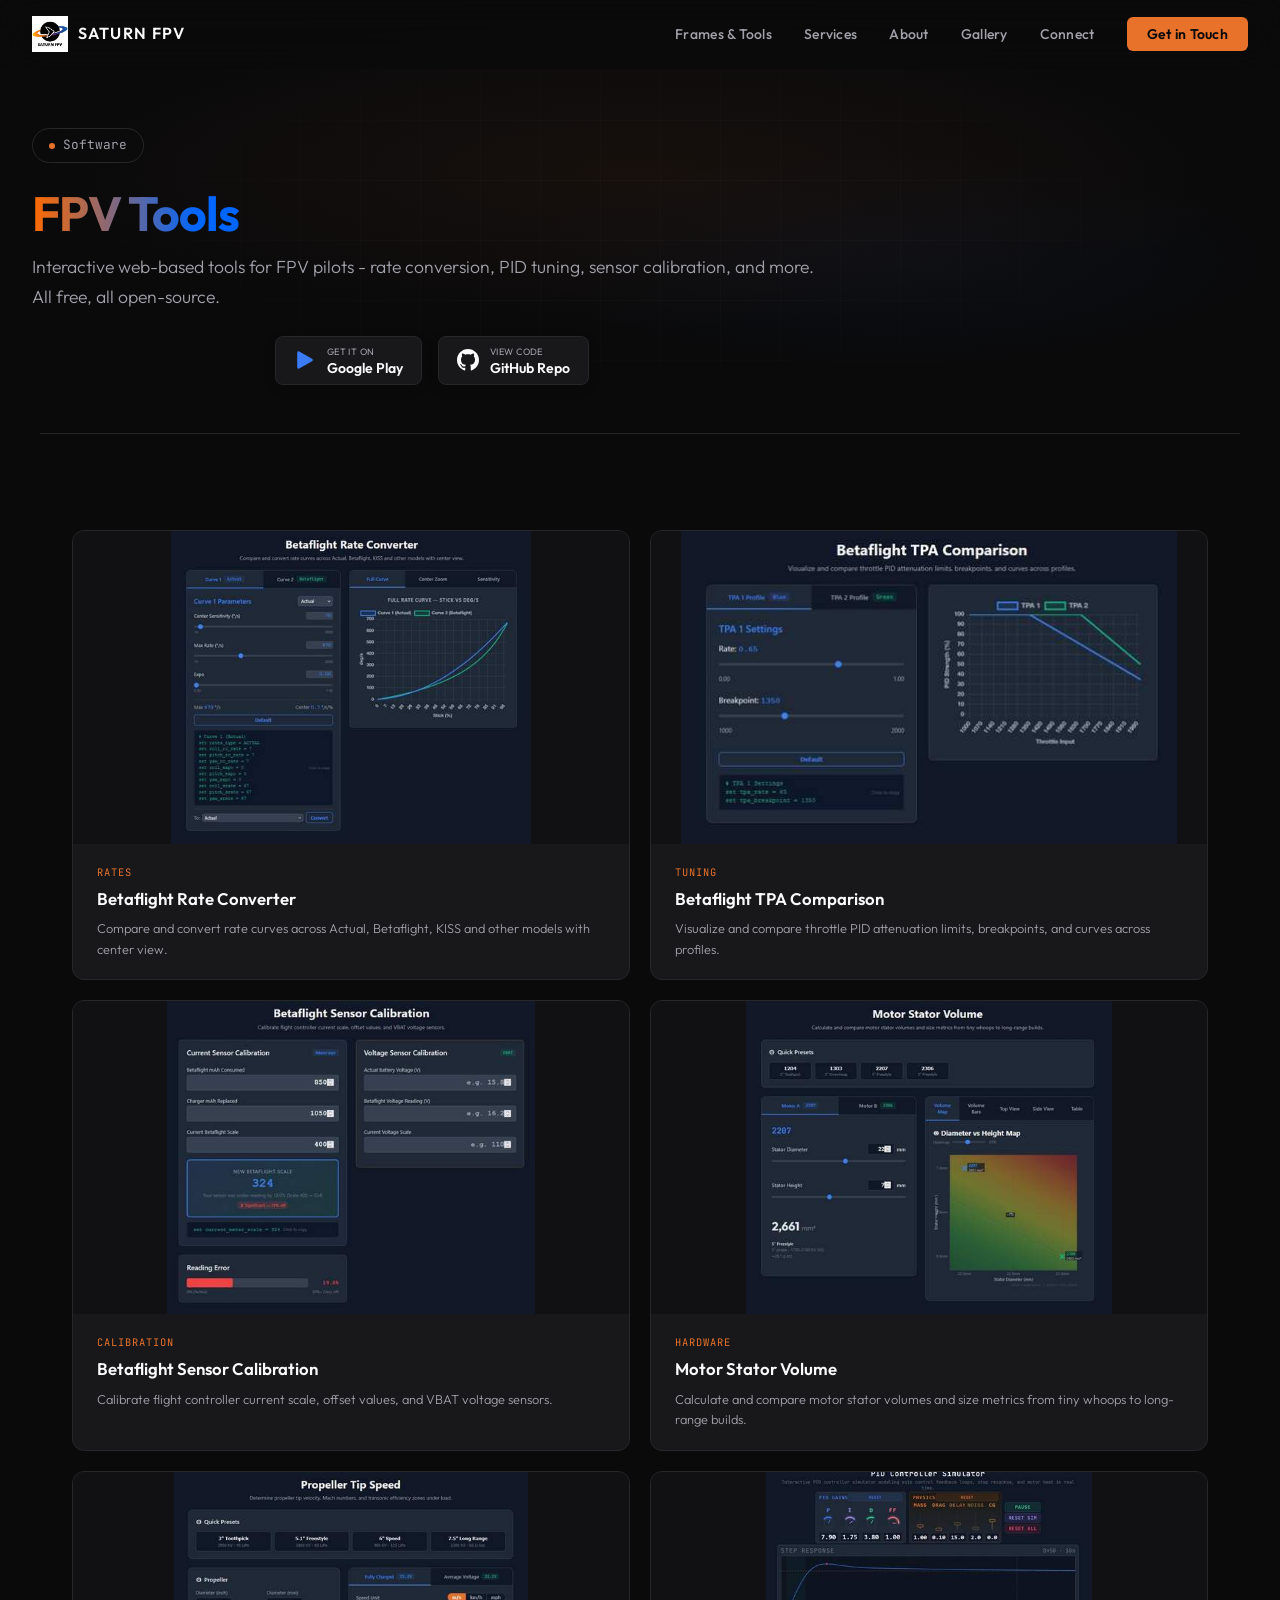
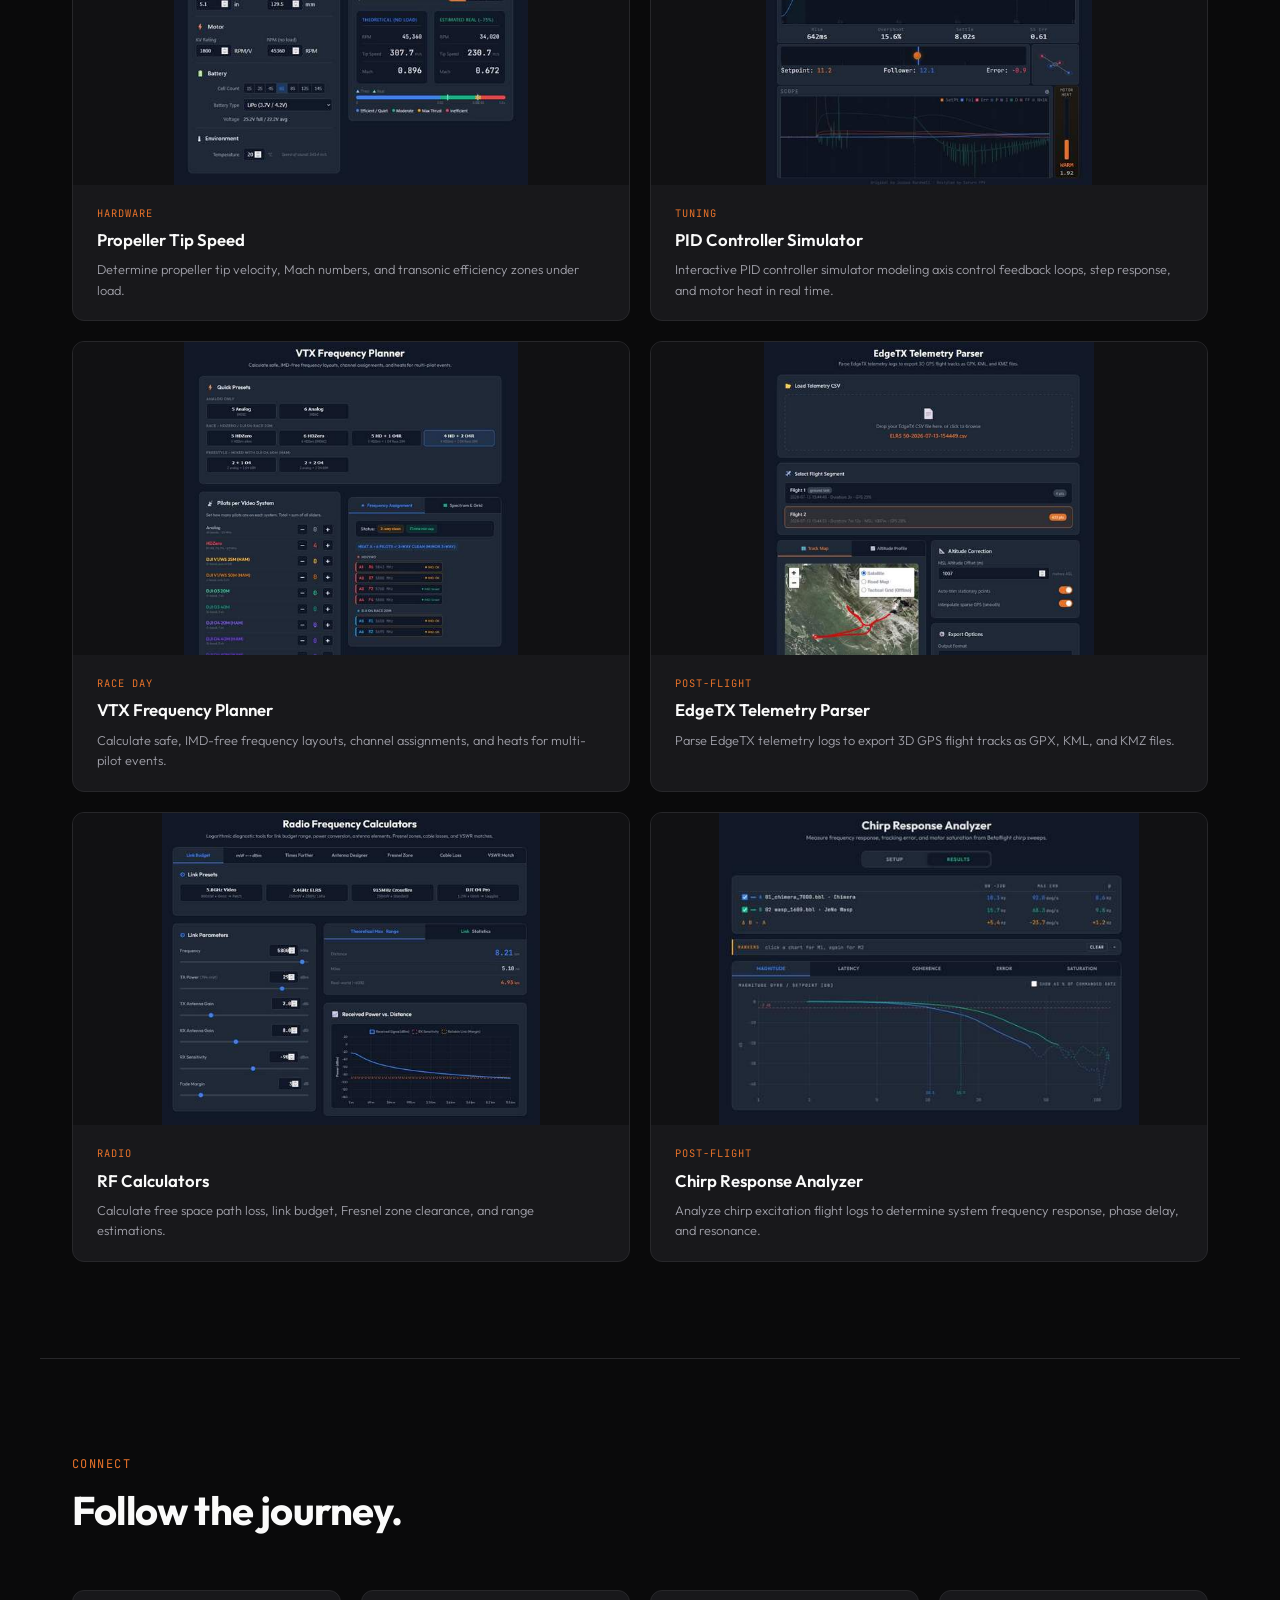
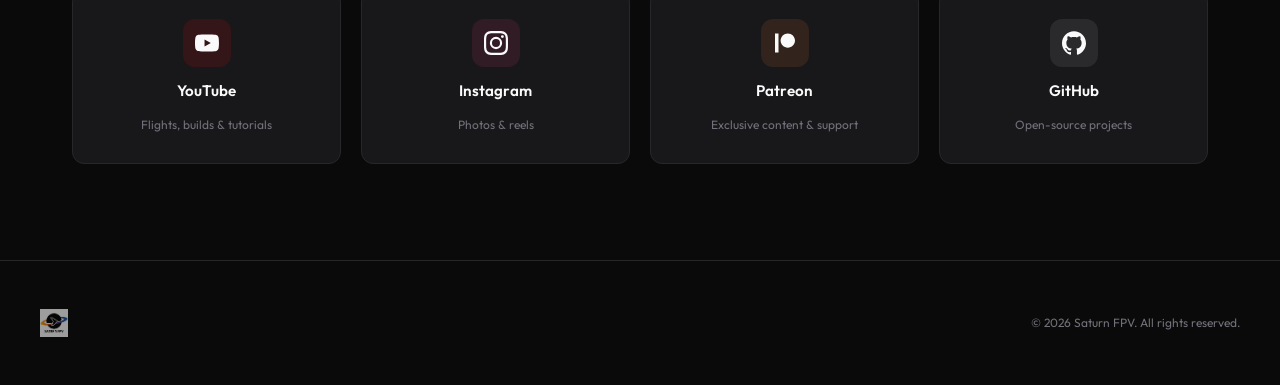
<file: tools.html>
<!DOCTYPE html>
<html lang="en">
<head>
    <meta charset="UTF-8">
    <meta name="viewport" content="width=device-width, initial-scale=1.0">
    <title>FPV Tools - Saturn FPV</title>
    <link rel="icon" type="image/png" href="image/logo/favicon-32.png">
    <link rel="preconnect" href="https://fonts.googleapis.com">
    <link rel="preconnect" href="https://fonts.gstatic.com" crossorigin>
    <link href="https://fonts.googleapis.com/css2?family=Outfit:wght@300;400;500;600;700&family=JetBrains+Mono:wght@400;500&display=swap" rel="stylesheet">
    <link rel="stylesheet" href="style.css">
    <style>
        .header-buttons {
            display: flex;
            justify-content: center;
            gap: 1rem;
            margin-top: 1.5rem;
            flex-wrap: wrap;
        }
        .download-btn {
            display: inline-flex;
            align-items: center;
            gap: 0.65rem;
            padding: 0.5rem 1.15rem;
            background: #18181B;
            border: 1px solid #27272A;
            border-radius: 8px;
            color: #FAFAFA;
            text-decoration: none;
            font-family: 'Outfit', sans-serif;
            transition: all 0.2s ease;
            box-shadow: 0 4px 12px rgba(0,0,0,0.15);
        }
        .download-btn:hover {
            background: #1E1E22;
            border-color: #3F3F46;
            transform: translateY(-2px);
            box-shadow: 0 6px 20px rgba(0,0,0,0.3);
        }
        .download-btn svg {
            width: 22px;
            height: 22px;
            fill: currentColor;
            display: block;
        }
        .download-btn .btn-text-small {
            font-size: 0.58rem;
            color: #A1A1AA;
            text-transform: uppercase;
            letter-spacing: 0.05em;
            display: block;
            text-align: left;
            margin-bottom: 0.05rem;
        }
        .download-btn .btn-text-large {
            font-size: 0.88rem;
            font-weight: 600;
            display: block;
            text-align: left;
            line-height: 1.1;
        }
    </style>
</head>
<body>

<!-- PAGE HEADER -->
<div class="page-header">
    <div class="hero-bg"></div>
    <div class="hero-grid"></div>
    <div class="page-header-content">
        <div class="hero-badge"><span class="dot"></span> Software</div>
        <h1><span class="rainbow-word">FPV Tools</span></h1>
        <p>Interactive web-based tools for FPV pilots - rate conversion, PID tuning, sensor calibration, and more. All free, all open-source.</p>
        <div class="header-buttons">
            <a href="https://play.google.com/store/apps/details?id=com.saturnfpv.tools" target="_blank" class="download-btn">
                <svg viewBox="0 0 24 24" style="color: #3B7BF6;">
                    <path d="M5 2.5a1.5 1.5 0 0 0-1.5 1.5v16a1.5 1.5 0 0 0 2.25 1.3l14-8a1.5 1.5 0 0 0 0-2.6l-14-8A1.5 1.5 0 0 0 5 2.5z" fill="currentColor"/>
                </svg>
                <div>
                    <span class="btn-text-small">Get it on</span>
                    <span class="btn-text-large">Google Play</span>
                </div>
            </a>
            <a href="https://github.com/saturn-fpv/fpv-tools" target="_blank" class="download-btn">
                <svg viewBox="0 0 24 24">
                    <path d="M12 0C5.37 0 0 5.37 0 12c0 5.3 3.438 9.8 8.205 11.385.6.11.82-.26.82-.577v-2.234c-3.338.726-4.033-1.416-4.033-1.416-.546-1.387-1.333-1.756-1.333-1.756-1.09-.745.083-.73.083-.73 1.205.086 1.838 1.237 1.838 1.237 1.07 1.834 2.809 1.3 3.495.99.108-.78.417-1.305.76-1.605-2.665-.3-5.466-1.332-5.466-5.93 0-1.31.465-2.38 1.235-3.22-.135-.303-.54-1.523.105-3.176 0 0 1.005-.322 3.3 1.23.96-.267 1.98-.399 3-.405 1.02.006 2.04.138 3 .405 2.28-1.552 3.285-1.23 3.285-1.23.645 1.653.24 2.873.12 3.176.765.84 1.23 1.91 1.23 3.22 0 4.61-2.805 5.625-5.475 5.92.42.36.81 1.096.81 2.22v3.293c0 .319.22.694.825.576C20.565 21.797 24 17.3 24 12c0-6.63-5.37-12-12-12z"/>
                </svg>
                <div>
                    <span class="btn-text-small">View Code</span>
                    <span class="btn-text-large">GitHub Repo</span>
                </div>
            </a>
        </div>
    </div>
</div>

<div class="divider"></div>

<!-- TOOLS GRID -->
<section>
    <div class="products-grid">
        <!-- 1. Rate Converter -->
        <div class="product-card reveal">
            <a href="tools/rate-converter.html">
                <div class="product-image"><img src="image/tools/rate-converter_small.jpg" alt="Rate Converter Tool"></div>
                <div class="product-info">
                    <div class="product-tag">Rates</div>
                    <h3>Betaflight Rate Converter</h3>
                    <p>Compare and convert rate curves across Actual, Betaflight, KISS and other models with center view.</p>
                </div>
            </a>
        </div>

        <!-- 2. TPA Comparison -->
        <div class="product-card reveal">
            <a href="tools/tpa-comparison.html">
                <div class="product-image"><img src="image/tools/tpa-comparison_small.jpg" alt="TPA Comparison Tool"></div>
                <div class="product-info">
                    <div class="product-tag">Tuning</div>
                    <h3>Betaflight TPA Comparison</h3>
                    <p>Visualize and compare throttle PID attenuation limits, breakpoints, and curves across profiles.</p>
                </div>
            </a>
        </div>

        <!-- 3. Sensor Calibration -->
        <div class="product-card reveal">
            <a href="tools/sensor-calibration.html">
                <div class="product-image"><img src="image/tools/sensor-calibration_small.jpg" alt="Sensor Calibration Tool"></div>
                <div class="product-info">
                    <div class="product-tag">Calibration</div>
                    <h3>Betaflight Sensor Calibration</h3>
                    <p>Calibrate flight controller current scale, offset values, and VBAT voltage sensors.</p>
                </div>
            </a>
        </div>

        <!-- 4. Motor Stator Volume -->
        <div class="product-card reveal">
            <a href="tools/stator-volume.html">
                <div class="product-image"><img src="image/tools/stator-volume_small.jpg" alt="Motor Stator Volume Calculator"></div>
                <div class="product-info">
                    <div class="product-tag">Hardware</div>
                    <h3>Motor Stator Volume</h3>
                    <p>Calculate and compare motor stator volumes and size metrics from tiny whoops to long-range builds.</p>
                </div>
            </a>
        </div>

        <!-- 5. Propeller Tip Speed -->
        <div class="product-card reveal">
            <a href="tools/prop-tip-speed.html">
                <div class="product-image"><img src="image/tools/prop-tip-speed_small.jpg" alt="Propeller Tip Speed Calculator"></div>
                <div class="product-info">
                    <div class="product-tag">Hardware</div>
                    <h3>Propeller Tip Speed</h3>
                    <p>Determine propeller tip velocity, Mach numbers, and transonic efficiency zones under load.</p>
                </div>
            </a>
        </div>

        <!-- 6. PID Controller Simulator -->
        <div class="product-card reveal">
            <a href="tools/pid-simulator.html">
                <div class="product-image"><img src="image/tools/pid-simulator_small.jpg" alt="PID Controller Simulator"></div>
                <div class="product-info">
                    <div class="product-tag">Tuning</div>
                    <h3>PID Controller Simulator</h3>
                    <p>Interactive PID controller simulator modeling axis control feedback loops, step response, and motor heat in real time.</p>
                </div>
            </a>
        </div>

        <!-- 7. VTX Frequency Planner -->
        <div class="product-card reveal">
            <a href="tools/frequency-planner.html">
                <div class="product-image"><img src="image/tools/frequency-planner_small.jpg" alt="Race Frequency Organizer"></div>
                <div class="product-info">
                    <div class="product-tag">Race Day</div>
                    <h3>VTX Frequency Planner</h3>
                    <p>Calculate safe, IMD-free frequency layouts, channel assignments, and heats for multi-pilot events.</p>
                </div>
            </a>
        </div>

        <!-- 8. EdgeTX Telemetry Parser -->
        <div class="product-card reveal">
            <a href="tools/telemetry-parser.html">
                <div class="product-image"><img src="image/tools/telemetry-parser_small.jpg" alt="Telemetry Parser"></div>
                <div class="product-info">
                    <div class="product-tag">Post-Flight</div>
                    <h3>EdgeTX Telemetry Parser</h3>
                    <p>Parse EdgeTX telemetry logs to export 3D GPS flight tracks as GPX, KML, and KMZ files.</p>
                </div>
            </a>
        </div>

        <!-- 9. RF Calculators -->
        <div class="product-card reveal">
            <a href="tools/rf-calculators.html">
                <div class="product-image"><img src="image/tools/rf-calculators_small.jpg" alt="RF Calculators Tool"></div>
                <div class="product-info">
                    <div class="product-tag">Radio</div>
                    <h3>RF Calculators</h3>
                    <p>Calculate free space path loss, link budget, Fresnel zone clearance, and range estimations.</p>
                </div>
            </a>
        </div>

        <!-- 10. Chirp Response Analyzer -->
        <div class="product-card reveal">
            <a href="tools/chirp-analyzer.html">
                <div class="product-image"><img src="image/tools/chirp-analyzer_small.jpg" alt="Chirp Response Analyzer"></div>
                <div class="product-info">
                    <div class="product-tag">Post-Flight</div>
                    <h3>Chirp Response Analyzer</h3>
                    <p>Analyze chirp excitation flight logs to determine system frequency response, phase delay, and resonance.</p>
                </div>
            </a>
        </div>
    </div>

</section>

<div class="divider"></div>

<!-- CONNECT -->
<section id="connect">
    <div class="section-header reveal">
        <div class="section-label">Connect</div>
        <h2 class="section-title">Follow the journey.</h2>
    </div>
    <div class="connect-grid reveal">
        <a href="https://youtube.com/@saturn_fpv" target="_blank" rel="noopener" class="social-card">
            <div class="social-icon yt">
                <svg width="24" height="24" fill="currentColor" viewBox="0 0 24 24"><path d="M23.498 6.186a3.016 3.016 0 0 0-2.122-2.136C19.505 3.545 12 3.545 12 3.545s-7.505 0-9.377.505A3.017 3.017 0 0 0 .502 6.186C0 8.07 0 12 0 12s0 3.93.502 5.814a3.016 3.016 0 0 0 2.122 2.136c1.871.505 9.376.505 9.376.505s7.505 0 9.377-.505a3.015 3.015 0 0 0 2.122-2.136C24 15.93 24 12 24 12s0-3.93-.502-5.814zM9.545 15.568V8.432L15.818 12l-6.273 3.568z"/></svg>
            </div>
            <h3>YouTube</h3>
            <p>Flights, builds &amp; tutorials</p>
        </a>
        <a href="https://instagram.com/saturn_fpv" target="_blank" rel="noopener" class="social-card">
            <div class="social-icon ig">
                <svg width="24" height="24" fill="currentColor" viewBox="0 0 24 24"><path d="M12 2.163c3.204 0 3.584.012 4.85.07 3.252.148 4.771 1.691 4.919 4.919.058 1.265.069 1.645.069 4.849 0 3.205-.012 3.584-.069 4.849-.149 3.225-1.664 4.771-4.919 4.919-1.266.058-1.644.07-4.85.07-3.204 0-3.584-.012-4.849-.07-3.26-.149-4.771-1.699-4.919-4.92-.058-1.265-.07-1.644-.07-4.849 0-3.204.013-3.583.07-4.849.149-3.227 1.664-4.771 4.919-4.919 1.266-.057 1.645-.069 4.849-.069zM12 0C8.741 0 8.333.014 7.053.072 2.695.272.273 2.69.073 7.052.014 8.333 0 8.741 0 12c0 3.259.014 3.668.072 4.948.2 4.358 2.618 6.78 6.98 6.98C8.333 23.986 8.741 24 12 24c3.259 0 3.668-.014 4.948-.072 4.354-.2 6.782-2.618 6.979-6.98.059-1.28.073-1.689.073-4.948 0-3.259-.014-3.667-.072-4.947-.196-4.354-2.617-6.78-6.979-6.98C15.668.014 15.259 0 12 0zm0 5.838a6.162 6.162 0 1 0 0 12.324 6.162 6.162 0 0 0 0-12.324zM12 16a4 4 0 1 1 0-8 4 4 0 0 1 0 8zm6.406-11.845a1.44 1.44 0 1 0 0 2.881 1.44 1.44 0 0 0 0-2.881z"/></svg>
            </div>
            <h3>Instagram</h3>
            <p>Photos &amp; reels</p>
        </a>
        <a href="https://patreon.com/saturnfpv" target="_blank" rel="noopener" class="social-card">
            <div class="social-icon pa">
                <svg width="24" height="24" fill="currentColor" viewBox="0 0 24 24"><path d="M14.82 2.41c3.96 0 7.18 3.24 7.18 7.21 0 3.96-3.22 7.18-7.18 7.18-3.97 0-7.21-3.22-7.21-7.18 0-3.97 3.24-7.21 7.21-7.21M2 21.6h3.5V2.41H2V21.6z"/></svg>
            </div>
            <h3>Patreon</h3>
            <p>Exclusive content &amp; support</p>
        </a>
        <a href="https://github.com/saturn-fpv" target="_blank" rel="noopener" class="social-card">
            <div class="social-icon gh">
                <svg width="24" height="24" fill="currentColor" viewBox="0 0 24 24"><path d="M12 .297c-6.63 0-12 5.373-12 12 0 5.303 3.438 9.8 8.205 11.385.6.113.82-.258.82-.577 0-.285-.01-1.04-.015-2.04-3.338.724-4.042-1.61-4.042-1.61C4.422 18.07 3.633 17.7 3.633 17.7c-1.087-.744.084-.729.084-.729 1.205.084 1.838 1.236 1.838 1.236 1.07 1.835 2.809 1.305 3.495.998.108-.776.417-1.305.76-1.605-2.665-.3-5.466-1.332-5.466-5.93 0-1.31.465-2.38 1.235-3.22-.135-.303-.54-1.523.105-3.176 0 0 1.005-.322 3.3 1.23.96-.267 1.98-.399 3-.405 1.02.006 2.04.138 3 .405 2.28-1.552 3.285-1.23 3.285-1.23.645 1.653.24 2.873.12 3.176.765.84 1.23 1.91 1.23 3.22 0 4.61-2.805 5.625-5.475 5.92.42.36.81 1.096.81 2.22 0 1.606-.015 2.896-.015 3.286 0 .315.21.69.825.57C20.565 22.092 24 17.592 24 12.297c0-6.627-5.373-12-12-12"/></svg>
            </div>
            <h3>GitHub</h3>
            <p>Open-source projects</p>
        </a>
    </div>
</section>

<script src="partials/partial_main.js" data-root="."></script>

</body>
</html>
</file>
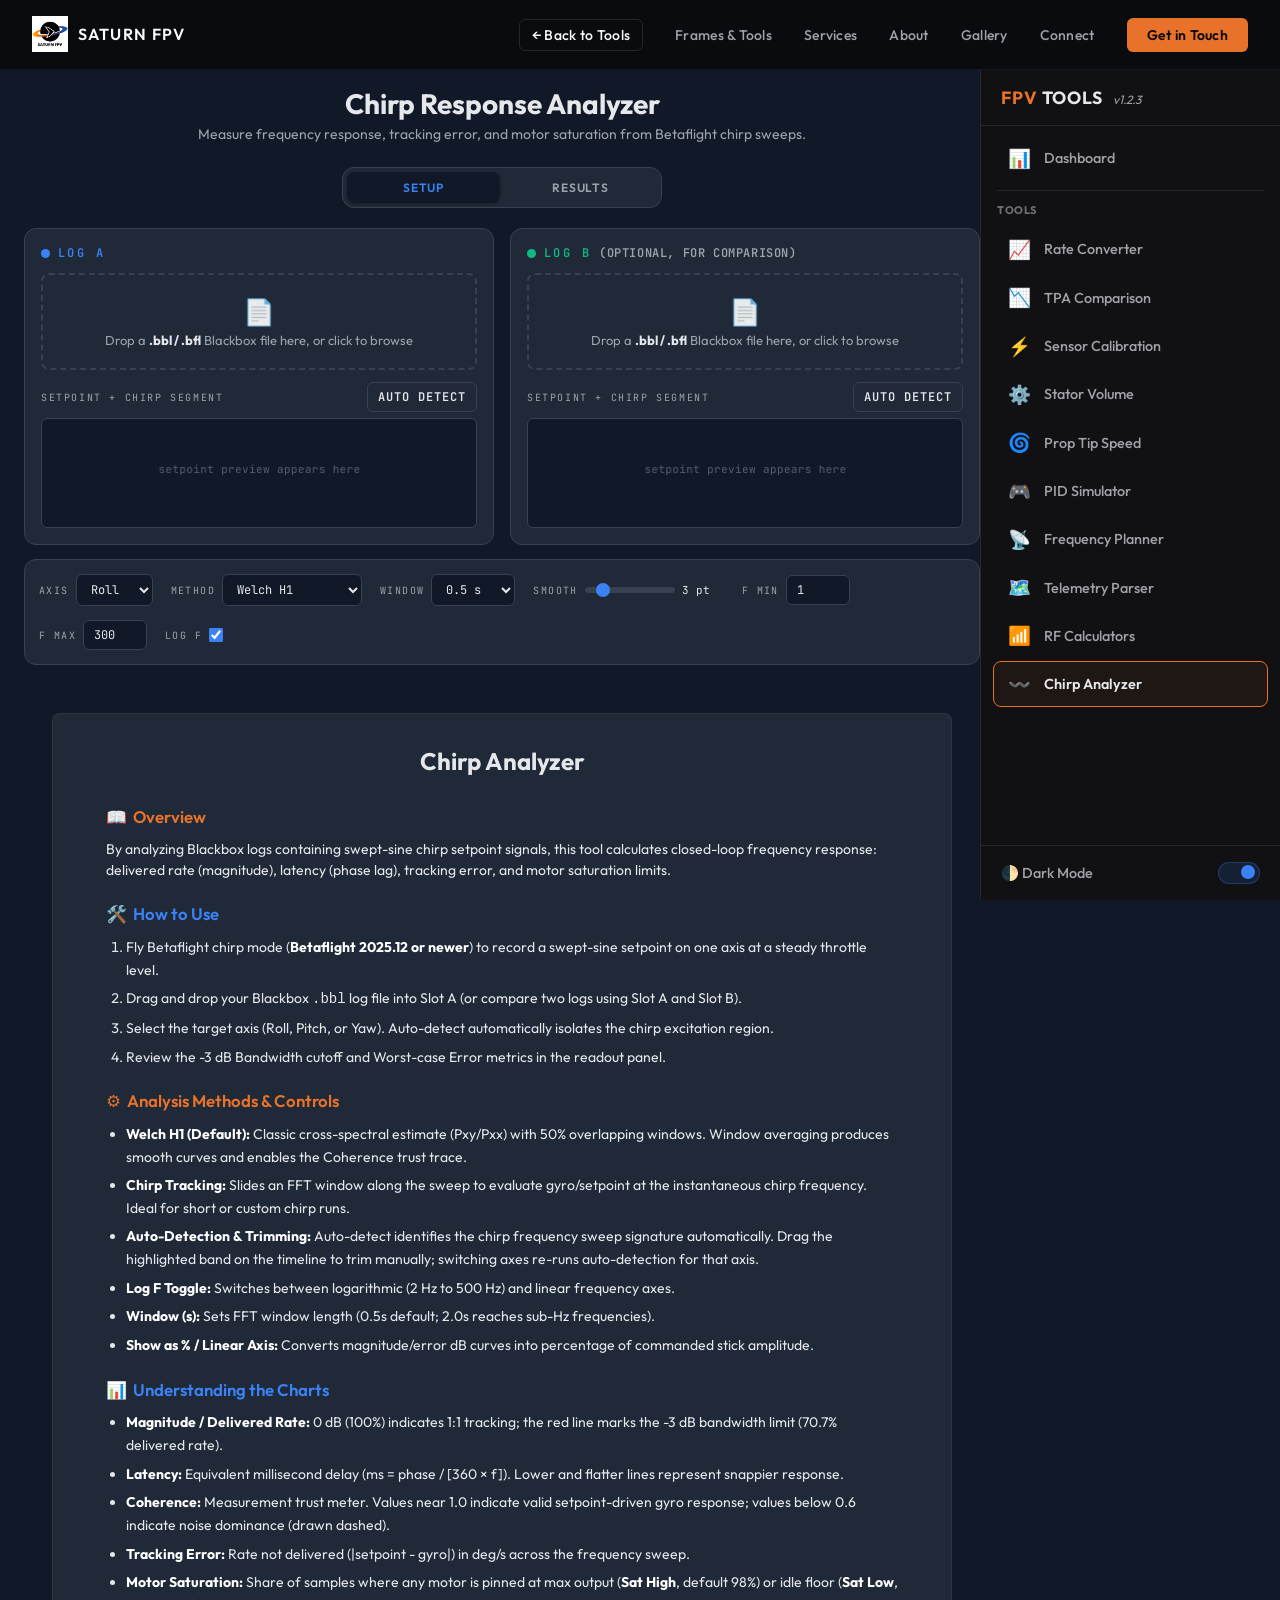
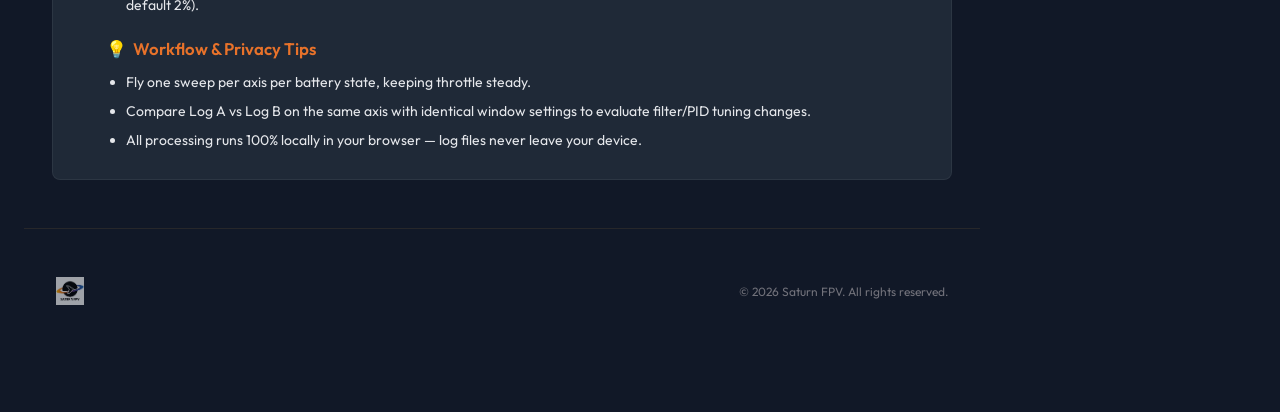
<file: tools/chirp-analyzer.html>
<!DOCTYPE html>
<html lang="en">
<head>
<meta charset="UTF-8">
<meta name="viewport" content="width=device-width, initial-scale=1.0">
<title>Chirp Response Analyzer - Saturn FPV</title>
    <link rel="icon" type="image/png" href="../image/logo/favicon-32.png">
<link rel="stylesheet" href="../css/fonts.css">
<style>
  :root {
    --bg: #111827;
    --panel: #1f2937;
    --panel2: #111827;
    --line: #374151;
    --text: #e5e7eb;
    --muted: #9ca3af;
    --orange: #E8722A;
    --blue: #3b82f6;
    --green: #10b981;
    --amber: #ff9f0a;
    --red: #ef4444;
    --mono: 'JetBrains Mono', ui-monospace, 'Cascadia Mono', Consolas, Menlo, monospace;
  }

  body.light-theme {
    --bg: #f3f4f6;
    --panel: #ffffff;
    --panel2: #f9fafb;
    --line: #d1d5db;
    --text: #1f2937;
    --muted: #4b5563;
    --blue: #2563eb;
    --green: #059669;
    --amber: #d97706;
    --red: #dc2626;
  }

  * { box-sizing: border-box; margin: 0; padding: 0; }
  html, body { background: var(--bg); color: var(--text); font-family: 'Outfit', system-ui, -apple-system, sans-serif; }
  body { min-height: 100vh; padding: 1.5rem; padding-bottom: 60px; }

  .container { max-width: 960px; margin: 0 auto; }

  header.top { text-align: center; margin-bottom: 1.5rem; }
  header.top .brand h1 { font-size: 1.75rem; font-weight: 700; color: var(--text); margin-bottom: 0.25rem; }
  header.top .brand .sub { color: var(--muted); font-size: 0.875rem; }

  /* Sleek centered segment control tab bar */
  .tool-tabs {
      display: flex;
      background: var(--panel);
      border: 1px solid var(--line);
      border-radius: 12px;
      padding: 4px;
      margin: 10px auto 20px auto;
      gap: 4px;
      max-width: 320px;
      width: 100%;
  }
  .tool-tab {
      flex: 1;
      background: none;
      border: none;
      color: var(--muted);
      padding: 8px 16px;
      font-size: 12px;
      font-weight: 600;
      cursor: pointer;
      transition: all 0.15s ease;
      text-align: center;
      border-radius: 8px;
      font-family: inherit;
      white-space: nowrap;
      text-transform: uppercase;
      letter-spacing: 0.08em;
  }
  .tool-tab:hover {
      color: var(--text);
  }
  .tool-tab[data-page="setup"].active {
      color: var(--blue);
      background: var(--bg);
      box-shadow: 0 1px 3px rgba(0,0,0,0.25);
  }
  .tool-tab[data-page="results"].active {
      color: var(--green);
      background: var(--bg);
      box-shadow: 0 1px 3px rgba(0,0,0,0.25);
  }
  
  body.light-theme .tool-tabs {
      background: #e5e7eb;
      border-color: #d1d5db;
  }
  body.light-theme .tool-tab[data-page="setup"].active {
      background: #ffffff;
      color: var(--blue);
      box-shadow: 0 1px 2px rgba(0,0,0,0.1);
  }
  body.light-theme .tool-tab[data-page="results"].active {
      background: #ffffff;
      color: var(--green);
      box-shadow: 0 1px 2px rgba(0,0,0,0.1);
  }

  /* Standalone card panels matching standard toolkit style */
  .panel {
      background: var(--panel);
      border: 1px solid var(--line);
      border-radius: 12px;
      padding: 20px;
      margin-bottom: 15px;
  }
  body.light-theme .panel {
      background: #ffffff;
      border-color: #d1d5db;
  }

  select, input[type=number], button.btn {
      font-family: var(--mono);
      font-size: 12px;
      background: var(--bg);
      color: var(--text);
      border: 1px solid var(--line);
      padding: 6px 10px;
      border-radius: 6px;
      outline: none;
      transition: border-color 0.2s;
  }
  select:focus-visible, input:focus-visible, button:focus-visible { outline: 2px solid var(--blue); outline-offset: 1px; }
  select:focus, input[type=number]:focus { border-color: var(--blue); }
  select { cursor: pointer; }
  
  button.btn { cursor: pointer; letter-spacing: 0.08em; text-transform: uppercase; font-weight: 600; background: var(--panel); }
  button.btn:hover { border-color: var(--muted); background: var(--bg); }
  button.btn.primary { border-color: var(--blue); color: var(--blue); }
  button.btn.primary:hover { background: rgba(59, 130, 246, 0.08); }

  .tabpage { display: none; }
  .tabpage.active { display: block; }

  /* setup */
  .slots { display: grid; grid-template-columns: 1fr 1fr; gap: 16px; margin-bottom: 14px; }
  @media (max-width: 860px) { .slots { grid-template-columns: 1fr; } }
  
  .slot { background: var(--panel); border: 1px solid var(--line); border-radius: 12px; padding: 16px; }
  body.light-theme .slot { background: #ffffff; border-color: #d1d5db; }

  .slot h2 { font-family: var(--mono); font-size: 12px; letter-spacing: 0.2em; text-transform: uppercase; display: flex; align-items: center; gap: 8px; margin-bottom: 12px; }
  .slot h2 .dot { width: 9px; height: 9px; border-radius: 50%; display: inline-block; }
  .slot.a h2 { color: var(--blue); } .slot.a .dot { background: var(--blue); }
  .slot.b h2 { color: var(--green); } .slot.b .dot { background: var(--green); }
  
  .drop { border: 2px dashed var(--line); border-radius: 8px; padding: 16px 20px; cursor: pointer; transition: border-color 0.15s, background-color 0.15s; min-height: 80px; text-align: center; }
  .drop:hover { border-color: var(--blue); background: rgba(59,130,246,0.03); }
  .slot.b .drop:hover { border-color: var(--green); background: rgba(16,185,129,0.03); }
  .drop.dragging { border-color: var(--blue); background: rgba(59,130,246,0.05); }
  .slot.b .drop.dragging { border-color: var(--green); background: rgba(16,185,129,0.05); }
  .drop .drop-icon { font-size: 1.6rem; margin-bottom: 0.25rem; opacity: 0.9; }
  .drop .prompt { color: var(--muted); font-size: 13px; text-align: center; padding: 4px 0; }
  .drop .prompt strong { color: var(--text); }
  
  .fileline { display: flex; align-items: center; gap: 8px; flex-wrap: wrap; }
  .fileline .fname { font-family: var(--mono); font-size: 12px; font-weight: 600; }
  .fileline .spacer { flex: 1; }
  .meta { font-size: 12px; color: var(--muted); margin-top: 6px; }
  .meta .err { color: var(--red); }
  .meta .warn { color: var(--amber); }
  
  .prevwrap { margin-top: 12px; }
  .prevlabel { font-family: var(--mono); font-size: 10px; letter-spacing: 0.16em; text-transform: uppercase; color: var(--muted); margin-bottom: 6px; display: flex; justify-content: space-between; align-items: center; }
  canvas.preview { width: 100%; height: 110px; background: var(--bg); border: 1px solid var(--line); border-radius: 6px; display: block; cursor: crosshair; touch-action: none; }
  body.light-theme canvas.preview { background: #f9fafb; border-color: #d1d5db; }
  
  .setuphint { color: var(--muted); font-size: 12px; margin-top: 14px; line-height: 1.55; }

  /* results */
  .controlbar { display: flex; flex-wrap: wrap; gap: 14px 18px; align-items: center; background: var(--panel); border: 1px solid var(--line); border-radius: 12px; padding: 14px; margin-bottom: 14px; }
  body.light-theme .controlbar { background: #ffffff; border-color: #d1d5db; }

  .ctl { display: flex; align-items: center; gap: 7px; }
  .ctl label, .ctl .lab { font-family: var(--mono); font-size: 10px; letter-spacing: 0.14em; text-transform: uppercase; color: var(--muted); white-space: nowrap; }
  
  /* Styled Sliders */
  input[type="range"] {
      -webkit-appearance: none;
      appearance: none;
      width: 90px;
      height: 6px;
      background: var(--line);
      border-radius: 3px;
      outline: none;
      margin: 0;
      cursor: pointer;
  }
  input[type="range"]::-webkit-slider-thumb {
      -webkit-appearance: none;
      appearance: none;
      width: 14px;
      height: 14px;
      border-radius: 50%;
      background: var(--blue);
      cursor: pointer;
      transition: transform 0.1s;
      border: none;
  }
  input[type="range"]::-webkit-slider-thumb:hover {
      transform: scale(1.2);
  }
  input[type="range"]::-moz-range-thumb {
      width: 14px;
      height: 14px;
      border-radius: 50%;
      background: var(--blue);
      cursor: pointer;
      border: none;
      transition: transform 0.1s;
  }
  input[type="range"]::-moz-range-thumb:hover {
      transform: scale(1.2);
  }

  .ctl .val { font-family: var(--mono); font-size: 11px; color: var(--text); min-width: 42px; }
  .ctl input[type=number] { width: 64px; }
  .ctl input[type=checkbox] { accent-color: var(--blue); width: 14px; height: 14px; cursor: pointer; }

  #metrics { margin-bottom: 14px; position: relative; font-family: var(--mono); background: var(--panel); border: 1px solid var(--line); border-radius: 12px; padding: 12px; overflow-x: auto; }
  body.light-theme #metrics { background: #ffffff; border-color: #d1d5db; }

  #metrics table { border-collapse: collapse; width: 100%; }
  #metrics th.lgcell { text-align: left; font-weight: 400; }
  #metrics th:not(:first-child), #metrics td:not(:first-child) { width: 130px; }
  #metrics th, #metrics td { text-align: right; padding: 6px 12px; font-size: 13px; font-weight: 400; white-space: nowrap; }
  #metrics thead th { font-size: 10px; letter-spacing: 0.14em; text-transform: uppercase; color: var(--muted); border-bottom: 1px solid var(--line); }
  #metrics tbody th { text-align: left; font-size: 12px; letter-spacing: 0.1em; }
  #metrics .rowA th, #metrics .rowA td { color: var(--blue); }
  #metrics .rowB th, #metrics .rowB td { color: var(--green); }
  #metrics .rowD th, #metrics .rowD td { color: var(--amber); }
  #metrics .u { color: var(--muted); font-size: 10px; margin-left: 3px; }
  .osd-empty { color: var(--muted); font-size: 12px; letter-spacing: 0.1em; padding: 10px 4px; }

  .lgchip { display: inline-flex; align-items: center; gap: 7px; color: var(--text); letter-spacing: 0.04em; cursor: pointer; font-size: 12px; }
  .lgchip input { margin: 0; }
  .lgA input { accent-color: var(--blue); }
  .lgB input { accent-color: var(--green); }
  .lgchip i { width: 14px; height: 3px; border-radius: 2px; display: inline-block; }
  .lgchip b { font-weight: 700; letter-spacing: 0.1em; }
  .lgA i { background: var(--blue); } .lgA b { color: var(--blue); }
  .lgB i { background: var(--green); } .lgB b { color: var(--green); }

  #markinfo { margin-bottom: 14px; font-family: var(--mono); background: var(--panel); border: 1px solid var(--line); border-left: 3px solid var(--amber); border-radius: 0 12px 12px 0; overflow-x: auto; }
  body.light-theme #markinfo { background: #ffffff; border-color: #d1d5db; }

  #markhead { display: flex; align-items: center; gap: 14px; padding: 8px 12px; cursor: pointer; user-select: none; }
  #markhead .mh-label { font-size: 10px; letter-spacing: 0.16em; text-transform: uppercase; color: var(--amber); }
  #marksum { font-size: 11px; color: var(--muted); letter-spacing: 0.05em; flex: 1; }
  #markarrow { color: var(--amber); font-size: 12px; }
  #markhead .btn.mini { font-size: 10px; padding: 3px 8px; border-radius: 4px; }
  #marktable { padding: 0 8px 8px; }
  #markinfo table { border-collapse: collapse; table-layout: fixed; }
  #markinfo th:first-child, #markinfo td:first-child { width: 110px; }
  #markinfo th:not(:first-child), #markinfo td:not(:first-child) { width: 150px; }
  #markinfo .mutecell { color: var(--muted); font-size: 11px; text-align: left; }
  #markinfo th, #markinfo td { text-align: right; padding: 5px 12px; font-size: 12px; font-weight: 400; white-space: nowrap; }
  #markinfo thead th { font-size: 10px; letter-spacing: 0.14em; text-transform: uppercase; color: var(--amber); border-bottom: 1px solid var(--line); }
  #markinfo tbody th { text-align: left; font-size: 11px; letter-spacing: 0.08em; }
  #markinfo .rowA th, #markinfo .rowA td { color: var(--blue); }
  #markinfo .rowB th, #markinfo .rowB td { color: var(--green); }
  #markinfo .u { color: var(--muted); font-size: 10px; margin-left: 3px; }

  /* Sub-tabs system for charts */
  .charttabs {
      display: flex;
      background: var(--bg);
      border: 1px solid var(--line);
      border-radius: 12px 12px 0 0;
      overflow-x: auto;
      scrollbar-width: none;
      -ms-overflow-style: none;
      border-bottom: none;
      width: 100%;
      margin-top: 15px;
  }
  body.light-theme .charttabs {
      background: #f3f4f6;
  }

  .charttabs::-webkit-scrollbar { display: none; }
  .ctab {
      flex: 1;
      background: var(--bg);
      border: none;
      color: var(--muted);
      padding: 10px 14px;
      font-size: 11px;
      font-weight: 600;
      cursor: pointer;
      transition: all 0.2s ease;
      text-align: center;
      border-bottom: 2px solid transparent;
      font-family: inherit;
      white-space: nowrap;
      display: flex;
      align-items: center;
      justify-content: center;
      text-transform: uppercase;
      letter-spacing: 0.05em;
  }
  .ctab:hover {
      color: var(--text);
      background: rgba(255, 255, 255, 0.02);
  }
  .ctab.active {
      color: var(--blue);
      background: var(--panel);
      border-bottom: 2px solid var(--blue);
  }

  body.light-theme .charttabs {
      border-color: #d1d5db;
  }
  body.light-theme .ctab {
      background-color: #f3f4f6;
      border-color: #d1d5db;
      color: #4b5563;
  }
  body.light-theme .ctab:hover {
      background-color: #e5e7eb;
      color: #111827;
  }
  body.light-theme .ctab.active {
      background-color: #ffffff;
      color: var(--blue);
      border-color: var(--blue);
  }

  .chartbox {
      background: var(--panel);
      border: 1px solid var(--line);
      border-radius: 0 0 12px 12px;
      margin-bottom: 12px;
      padding: 12px;
      border-top: none;
  }
  body.light-theme .chartbox {
      background: #ffffff;
      border-color: #d1d5db;
  }

  .chartbox h3 { font-family: var(--mono); font-size: 10px; letter-spacing: 0.18em; text-transform: uppercase; color: var(--muted); margin: 0 0 8px 4px; }
  canvas.chart { width: 100%; height: 280px; display: block; cursor: crosshair; }

  .chartbar { display: flex; align-items: baseline; justify-content: space-between; gap: 12px; flex-wrap: wrap; }
  .chartopt { display: inline-flex; gap: 6px; align-items: center; font-family: var(--mono); font-size: 10px; letter-spacing: 0.1em; text-transform: uppercase; color: var(--muted); cursor: pointer; white-space: nowrap; }
  .chartopt input { accent-color: var(--blue); margin: 0; }
  .chartopts { display: flex; gap: 12px 16px; flex-wrap: wrap; align-items: center; }

  @media (max-width: 760px) {
    #metrics th, #metrics td { padding: 5px 7px; font-size: 12px; }
    #metrics th:not(:first-child), #metrics td:not(:first-child) { width: auto; }
    .lgchip .lgtxt { max-width: 32vw; overflow: hidden; text-overflow: ellipsis; white-space: nowrap; display: inline-block; vertical-align: bottom; }
    #marksum { display: none; }
    #markinfo th:first-child, #markinfo td:first-child { width: 82px; }
    #markinfo th:not(:first-child), #markinfo td:not(:first-child) { width: 102px; }
    #markinfo th, #markinfo td { padding: 5px 7px; font-size: 11px; }
    canvas.chart { height: 220px; }
  }
  @media (prefers-reduced-motion: reduce) { * { transition: none !important; } }
</style>
</head>
<body>
<div class="container">
  <header class="top">
    <div class="brand">
      <h1>Chirp Response Analyzer</h1>
      <div class="sub">Measure frequency response, tracking error, and motor saturation from Betaflight chirp sweeps.</div>
    </div>
  </header>

  <!-- Sleek centered segment control tab bar -->
  <div class="tool-tabs">
    <button class="tool-tab active" data-page="setup">Setup</button>
    <button class="tool-tab" data-page="results">Results</button>
  </div>

  <!-- SETUP -->
  <section class="tabpage active" id="page-setup">
    <div class="slots">
      <div class="slot a">
        <h2><span class="dot"></span>Log A</h2>
        <div class="drop" id="dropA">
          <div class="prompt" id="promptA"><div class="drop-icon">📄</div>Drop a <strong>.bbl / .bfl</strong> Blackbox file here, or click to browse</div>
          <div id="infoA" style="display:none">
            <div class="fileline">
              <span class="fname" id="fnameA"></span>
              <span class="spacer"></span>
              <select id="logselA" style="display:none"></select>
              <button class="btn" id="clearA">Clear</button>
            </div>
            <div class="meta" id="metaA"></div>
          </div>
        </div>
        <input type="file" id="fileA" accept=".bbl,.bfl,.txt,.log" hidden>
        <div class="prevwrap">
          <div class="prevlabel"><span>Setpoint + chirp segment</span><button class="btn" id="autoA">Auto detect</button></div>
          <canvas class="preview" id="prevA"></canvas>
        </div>
      </div>

      <div class="slot b">
        <h2><span class="dot"></span>Log B <span style="color:var(--muted);letter-spacing:0.05em">(optional, for comparison)</span></h2>
        <div class="drop" id="dropB">
          <div class="prompt" id="promptB"><div class="drop-icon">📄</div>Drop a <strong>.bbl / .bfl</strong> Blackbox file here, or click to browse</div>
          <div id="infoB" style="display:none">
            <div class="fileline">
              <span class="fname" id="fnameB"></span>
              <span class="spacer"></span>
              <select id="logselB" style="display:none"></select>
              <button class="btn" id="clearB">Clear</button>
            </div>
            <div class="meta" id="metaB"></div>
          </div>
        </div>
        <input type="file" id="fileB" accept=".bbl,.bfl,.txt,.log" hidden>
        <div class="prevwrap">
          <div class="prevlabel"><span>Setpoint + chirp segment</span><button class="btn" id="autoB">Auto detect</button></div>
          <canvas class="preview" id="prevB"></canvas>
        </div>
      </div>
    </div>
    
    <div class="controlbar" id="setupbar">
      <div class="ctl"><label for="axis">Axis</label>
        <select id="axis">
          <option value="0" selected>Roll</option>
          <option value="1">Pitch</option>
          <option value="2">Yaw</option>
        </select>
      </div>
      <div class="ctl"><label for="method">Method</label>
        <select id="method">
          <option value="welch" selected>Welch H1</option>
          <option value="tracking">Chirp tracking</option>
        </select>
      </div>
      <div class="ctl"><label for="winsec">Window</label>
        <select id="winsec">
          <option value="0.25">0.25 s</option>
          <option value="0.5" selected>0.5 s</option>
          <option value="1">1 s</option>
          <option value="2">2 s</option>
        </select>
      </div>
      <div class="ctl"><label for="smooth">Smooth</label><input type="range" id="smooth" min="1" max="15" step="2" value="3"><span class="val" id="smoothv">3 pt</span></div>
      <div class="ctl"><label for="fmin">f min</label><input type="number" id="fmin" value="1" step="0.5" min="0.2"></div>
      <div class="ctl"><label for="fmax">f max</label><input type="number" id="fmax" value="300" step="10"></div>
      <div class="ctl"><label for="logx">Log f</label><input type="checkbox" id="logx" checked></div>
  </section>

  <!-- RESULTS -->
  <section class="tabpage" id="page-results">
    <div id="metrics" class="osdgrid"></div>

    <div id="markinfo">
      <div id="markhead"><span class="mh-label">Markers</span><span id="marksum">click a chart for M1, again for M2</span><button class="btn mini" id="clearmarks">Clear</button><span id="markarrow">&#9656;</span></div>
      <div id="marktable" style="display:none"></div>
    </div>

    <div class="charttabs">
      <button class="ctab active" data-chart="mag">Magnitude</button>
      <button class="ctab" data-chart="phase">Latency</button>
      <button class="ctab" data-chart="coh">Coherence</button>
      <button class="ctab" data-chart="err">Error</button>
      <button class="ctab" data-chart="sat">Saturation</button>
    </div>

    <div id="charts">
      <div class="chartbox" id="chartbox_mag"><div class="chartbar"><h3 id="charttitle_mag">Magnitude gyro / setpoint [dB]</h3><label class="chartopt"><input type="checkbox" id="magpct">show as % of commanded rate</label></div><canvas class="chart" id="chart_mag"></canvas></div>
      <div class="chartbox" id="chartbox_phase"><div class="chartbar"><h3 id="charttitle_phase">Latency [ms, from phase lag]</h3><label class="chartopt"><input type="checkbox" id="phasems" checked>show as latency in ms</label></div><canvas class="chart" id="chart_phase"></canvas></div>
      <div class="chartbox" id="chartbox_coh"><div class="chartbar"><h3>Coherence (Welch)</h3></div><canvas class="chart" id="chart_coh"></canvas></div>
      <div class="chartbox" id="chartbox_err"><div class="chartbar"><h3 id="charttitle_err">Tracking error amplitude [deg/s]</h3><label class="chartopt"><input type="checkbox" id="errrel">show as % of commanded amplitude</label></div><canvas class="chart" id="chart_err"></canvas></div>
      <div class="chartbox" id="chartbox_sat"><div class="chartbar"><h3>Motor saturation [% of window samples]</h3><div class="chartopts"><div class="ctl"><label for="sathi">Sat high</label><input type="range" id="sathi" min="90" max="100" step="0.1" value="99"><span class="val" id="sathiv">99.0%</span></div><div class="ctl"><label for="satlo">Sat low</label><input type="range" id="satlo" min="0" max="15" step="0.1" value="2"><span class="val" id="satlov">2.0%</span></div></div></div><canvas class="chart" id="chart_sat"></canvas></div>
    </div>
  </section>
</div>

<!-- DYNAMIC HELP CONTENT STORAGE -->
<div id="help-content-source" style="display:none;">
    <div style="max-width: 800px; margin: 0 auto; padding: 0.5rem 0.25rem;">
        <div style="text-align: center; margin-bottom: 1.5rem;">
            <h1 style="font-size: 1.5rem; font-weight: 700; color: var(--text, #FAFAFA); margin-bottom: 0.5rem;">Chirp Analyzer</h1>
        </div>

        <div style="margin-bottom: 1.25rem;">
            <h3 style="font-size: 1.05rem; font-weight: 600; color: var(--orange, #E8722A); margin-bottom: 0.5rem; display: flex; align-items: center; gap: 0.4rem;">
                <span>📖</span> Overview
            </h3>
            <p style="font-size: 0.875rem; color: var(--text, #FAFAFA); line-height: 1.5;">
                By analyzing Blackbox logs containing swept-sine chirp setpoint signals, this tool calculates closed-loop frequency response: delivered rate (magnitude), latency (phase lag), tracking error, and motor saturation limits.
            </p>
        </div>

        <div style="margin-bottom: 1.25rem;">
            <h3 style="font-size: 1.05rem; font-weight: 600; color: var(--blue, #3B7BF6); margin-bottom: 0.5rem; display: flex; align-items: center; gap: 0.4rem;">
                <span>🛠️</span> How to Use
            </h3>
            <ol style="padding-left: 1.25rem; font-size: 0.875rem; color: var(--text, #FAFAFA); line-height: 1.6; display: flex; flex-direction: column; gap: 0.4rem;">
                <li>Fly Betaflight chirp mode (<strong>Betaflight 2025.12 or newer</strong>) to record a swept-sine setpoint on one axis at a steady throttle level.</li>
                <li>Drag and drop your Blackbox <code>.bbl</code> log file into Slot A (or compare two logs using Slot A and Slot B).</li>
                <li>Select the target axis (Roll, Pitch, or Yaw). Auto-detect automatically isolates the chirp excitation region.</li>
                <li>Review the -3 dB Bandwidth cutoff and Worst-case Error metrics in the readout panel.</li>
            </ol>
        </div>

        <div style="margin-bottom: 1.25rem;">
            <h3 style="font-size: 1.05rem; font-weight: 600; color: var(--orange, #E8722A); margin-bottom: 0.5rem; display: flex; align-items: center; gap: 0.4rem;">
                <span>⚙️</span> Analysis Methods & Controls
            </h3>
            <ul style="list-style: disc; padding-left: 1.25rem; font-size: 0.875rem; color: var(--text, #FAFAFA); line-height: 1.6; display: flex; flex-direction: column; gap: 0.4rem;">
                <li><strong>Welch H1 (Default):</strong> Classic cross-spectral estimate (Pxy/Pxx) with 50% overlapping windows. Window averaging produces smooth curves and enables the Coherence trust trace.</li>
                <li><strong>Chirp Tracking:</strong> Slides an FFT window along the sweep to evaluate gyro/setpoint at the instantaneous chirp frequency. Ideal for short or custom chirp runs.</li>
                <li><strong>Auto-Detection & Trimming:</strong> Auto-detect identifies the chirp frequency sweep signature automatically. Drag the highlighted band on the timeline to trim manually; switching axes re-runs auto-detection for that axis.</li>
                <li><strong>Log F Toggle:</strong> Switches between logarithmic (2 Hz to 500 Hz) and linear frequency axes.</li>
                <li><strong>Window (s):</strong> Sets FFT window length (0.5s default; 2.0s reaches sub-Hz frequencies).</li>
                <li><strong>Show as % / Linear Axis:</strong> Converts magnitude/error dB curves into percentage of commanded stick amplitude.</li>
            </ul>
        </div>

        <div style="margin-bottom: 1.25rem;">
            <h3 style="font-size: 1.05rem; font-weight: 600; color: var(--blue, #3B7BF6); margin-bottom: 0.5rem; display: flex; align-items: center; gap: 0.4rem;">
                <span>📊</span> Understanding the Charts
            </h3>
            <ul style="list-style: disc; padding-left: 1.25rem; font-size: 0.875rem; color: var(--text, #FAFAFA); line-height: 1.6; display: flex; flex-direction: column; gap: 0.4rem;">
                <li><strong>Magnitude / Delivered Rate:</strong> 0 dB (100%) indicates 1:1 tracking; the red line marks the -3 dB bandwidth limit (70.7% delivered rate).</li>
                <li><strong>Latency:</strong> Equivalent millisecond delay (ms = phase / [360 × f]). Lower and flatter lines represent snappier response.</li>
                <li><strong>Coherence:</strong> Measurement trust meter. Values near 1.0 indicate valid setpoint-driven gyro response; values below 0.6 indicate noise dominance (drawn dashed).</li>
                <li><strong>Tracking Error:</strong> Rate not delivered (|setpoint - gyro|) in deg/s across the frequency sweep.</li>
                <li><strong>Motor Saturation:</strong> Share of samples where any motor is pinned at max output (<strong>Sat High</strong>, default 98%) or idle floor (<strong>Sat Low</strong>, default 2%).</li>
            </ul>
        </div>

        <div>
            <h3 style="font-size: 1.05rem; font-weight: 600; color: var(--orange, #E8722A); margin-bottom: 0.5rem; display: flex; align-items: center; gap: 0.4rem;">
                <span>💡</span> Workflow & Privacy Tips
            </h3>
            <ul style="list-style: disc; padding-left: 1.25rem; font-size: 0.875rem; color: var(--text, #FAFAFA); line-height: 1.6; display: flex; flex-direction: column; gap: 0.4rem;">
                <li>Fly one sweep per axis per battery state, keeping throttle steady.</li>
                <li>Compare Log A vs Log B on the same axis with identical window settings to evaluate filter/PID tuning changes.</li>
                <li>All processing runs 100% locally in your browser — log files never leave your device.</li>
            </ul>
        </div>
    </div>
</div>

<script src="../js/blackbox-decoder.js"></script>
<script>
/* DSP for chirp response analysis.
 * - resampleUniform: irregular blackbox timestamps -> uniform grid
 * - autoDetectSegment: find the chirp region via windowed setpoint RMS
 * - analyzeTracking: STFT ridge tracking of the chirp.
 * - analyzeWelch: classic Welch H1 = Pxy/Pxx plus coherence.
 */
var DSP = (function () {
  'use strict';

  function fft(re, im) {
    var n = re.length;
    if (n <= 1) return;
    for (var i = 1, j = 0; i < n; i++) {
      var bit = n >> 1;
      for (; j & bit; bit >>= 1) j ^= bit;
      j ^= bit;
      if (i < j) {
        var tr = re[i]; re[i] = re[j]; re[j] = tr;
        var ti = im[i]; im[i] = im[j]; im[j] = ti;
      }
    }
    for (var len = 2; len <= n; len <<= 1) {
      var ang = (-2 * Math.PI) / len;
      var wr = Math.cos(ang), wi = Math.sin(ang);
      for (var s = 0; s < n; s += len) {
        var cwr = 1, cwi = 0;
        for (var k = 0; k < len / 2; k++) {
          var ur = re[s + k], ui = im[s + k];
          var vr = re[s + k + len / 2] * cwr - im[s + k + len / 2] * cwi;
          var vi = re[s + k + len / 2] * cwi + im[s + k + len / 2] * cwr;
          re[s + k] = ur + vr;
          im[s + k] = ui + vi;
          re[s + k + len / 2] = ur - vr;
          im[s + k + len / 2] = ui - vi;
          var nwr = cwr * wr - cwi * wi;
          cwi = cwr * wi + cwi * wr;
          cwr = nwr;
        }
      }
    }
  }

  function nextPow2(n) {
    var p = 1;
    while (p < n) p <<= 1;
    return p;
  }

  function hann(n) {
    var w = new Float64Array(n), sum = 0;
    for (var i = 0; i < n; i++) {
      w[i] = 0.5 * (1 - Math.cos((2 * Math.PI * i) / (n - 1)));
      sum += w[i];
    }
    return { w: w, sum: sum };
  }

  function resampleUniform(timeUs, cols, tStartUs, tEndUs, dtUs) {
    var n = Math.floor((tEndUs - tStartUs) / dtUs);
    if (n < 8) return null;
    var out = cols.map(function () { return new Float64Array(n); });
    var m = timeUs.length;
    var j = 0;
    for (var i = 0; i < n; i++) {
      var t = tStartUs + i * dtUs;
      while (j < m - 2 && timeUs[j + 1] <= t) j++;
      var t0 = timeUs[j], t1 = timeUs[j + 1];
      var a = t1 > t0 ? (t - t0) / (t1 - t0) : 0;
      if (a < 0) a = 0;
      if (a > 1) a = 1;
      for (var c = 0; c < cols.length; c++) {
        var col = cols[c];
        out[c][i] = col[j] + (col[j + 1] - col[j]) * a;
      }
    }
    return { fs: 1e6 / dtUs, dtUs: dtUs, n: n, out: out };
  }

  function medianDt(timeUs) {
    var m = timeUs.length;
    if (m < 10) return 0;
    var step = Math.max(1, Math.floor(m / 4000));
    var diffs = [];
    for (var i = step; i < m; i += step) diffs.push((timeUs[i] - timeUs[i - step]) / step);
    diffs.sort(function (a, b) { return a - b; });
    return diffs[Math.floor(diffs.length / 2)];
  }

  function autoDetectSegment(timeUs, sp, opts) {
    opts = opts || {};
    var m = timeUs.length;
    if (m < 200) return null;
    var dtUs = medianDt(timeUs);
    if (!(dtUs > 0)) return rmsDetect(timeUs, sp, opts);
    var rs = resampleUniform(timeUs, [sp], timeUs[0], timeUs[m - 1], dtUs);
    if (!rs) return rmsDetect(timeUs, sp, opts);
    var fs = rs.fs, x = rs.out[0], n = rs.n;
    var winN = Math.round(1.0 * fs);
    if (winN < 64 || n < winN * 4) return rmsDetect(timeUs, sp, opts);
    var nfft = nextPow2(winN);
    var hop = Math.round(winN / 4);
    var hw = hann(winN);
    var re = new Float64Array(nfft), im = new Float64Array(nfft);
    var kTop = Math.floor(nfft * 0.45);

    var wins = [];
    for (var start = 0; start + winN <= n; start += hop) {
      var i, mean = 0, rms = 0;
      for (i = 0; i < winN; i++) mean += x[start + i];
      mean /= winN;
      re.fill(0); im.fill(0);
      for (i = 0; i < winN; i++) {
        var v = x[start + i] - mean;
        rms += v * v;
        re[i] = v * hw.w[i];
      }
      rms = Math.sqrt(rms / winN);
      fft(re, im);
      var peakK = 1, peakP = 0, totalP = 0, k;
      for (k = 1; k <= kTop; k++) {
        var p = re[k] * re[k] + im[k] * im[k];
        totalP += p;
        if (p > peakP) { peakP = p; peakK = k; }
      }
      var half = Math.max(2, Math.round(0.2 * peakK));
      var bandP = 0;
      for (k = Math.max(1, peakK - half); k <= Math.min(kTop, peakK + half); k++) {
        bandP += re[k] * re[k] + im[k] * im[k];
      }
      wins.push({
        t0: start,
        rms: rms,
        f: (peakK * fs) / nfft,
        purity: totalP > 0 ? bandP / totalP : 0,
        amp: rms * Math.SQRT2,
      });
    }
    var W = wins.length;
    if (W < 8) return rmsDetect(timeUs, sp, opts);

    function pearson(idx) {
      var nn = idx.length, sx = 0, sy = 0, sxx = 0, syy = 0, sxy = 0;
      for (var q = 0; q < nn; q++) {
        var xv = q, yv = Math.log(wins[idx[q]].f + 1e-6);
        sx += xv; sy += yv; sxx += xv * xv; syy += yv * yv; sxy += xv * yv;
      }
      var num = nn * sxy - sx * sy;
      var den = Math.sqrt((nn * sxx - sx * sx) * (nn * syy - sy * sy));
      var denX = nn * sxx - sx * sx;
      return {
        corr: den > 0 ? num / den : 0,
        slope: denX > 0 ? num / denX : 0,
      };
    }

    function evalRun(idx) {
      if (idx.length < 6) return null;
      var fMinR = Infinity, fMaxR = 0;
      idx.forEach(function (q) {
        if (wins[q].f < fMinR) fMinR = wins[q].f;
        if (wins[q].f > fMaxR) fMaxR = wins[q].f;
      });
      var span = fMaxR / Math.max(0.1, fMinR);
      var fit = pearson(idx);
      if (fit.corr >= 0.85 && span >= 5) {
        return { score: idx.length * Math.pow(fit.corr, 8) * Math.min(span, 30), slope: fit.slope };
      }
      return null;
    }

    function findBest(minPurity) {
      var minAmp = opts.minAmp || 12;
      var best = null;
      var run = [];
      var gap = 0;
      function flush() {
        if (run.length >= 6) {
          [0, 1 / 6, 2 / 6, 3 / 6, 4 / 6].forEach(function (frac) {
            var sub = run.slice(Math.floor(run.length * frac));
            var ev = evalRun(sub);
            if (ev != null && (!best || ev.score > best.score)) best = { run: sub, score: ev.score, slope: ev.slope };
          });
        }
        run = [];
        gap = 0;
      }
      for (var q = 0; q < W; q++) {
        var chirpy = wins[q].amp >= minAmp && wins[q].purity >= minPurity && wins[q].f >= 0.8;
        if (chirpy) {
          if (run.length && wins[q].f < 0.55 * wins[run[run.length - 1]].f) flush();
          run.push(q);
          gap = 0;
        } else if (run.length) {
          gap++;
          if (gap > 2) flush();
        }
      }
      flush();
      return best;
    }

    var best = findBest(0.5) || findBest(0.35);
    if (!best) return rmsDetect(timeUs, sp, opts);

    var run = best.run;
    var rmsVals = run.map(function (q) { return wins[q].rms; }).sort(function (a, b) { return a - b; });
    var medRms = rmsVals[Math.floor(rmsVals.length / 2)];
    var lo = run[0], hi = run[run.length - 1];
    var fRunStart = wins[run[0]].f;
    var fRunEnd = wins[run[run.length - 1]].f;
    var slope = Math.max(0.02, best.slope || 0.1);
    var backMax = Math.min(28, Math.max(4, Math.ceil(Math.log(Math.max(fRunStart, 1) / 0.18) / slope) + 1));
    var steps = 0;
    while (lo > 0 && steps < backMax) {
      var wv = wins[lo - 1];
      if (wv.rms >= Math.max(8, 0.2 * medRms) && wv.rms <= 3 * medRms && wv.f <= 1.5 * fRunStart) { lo--; steps++; }
      else break;
    }
    var fwdMax = Math.round(5 / (hop / fs));
    steps = 0;
    while (hi < W - 1 && steps < fwdMax) {
      var wv2 = wins[hi + 1];
      if (wv2.purity >= 0.3 && wv2.amp >= 6 && wv2.f >= 0.5 * fRunEnd) { hi++; steps++; }
      else break;
    }
    var t0Us = timeUs[0] + (wins[lo].t0 / fs) * 1e6;
    var t1Us = timeUs[0] + ((wins[hi].t0 + winN) / fs) * 1e6;
    return {
      t0Us: Math.max(timeUs[0], t0Us - 100000),
      t1Us: Math.min(timeUs[m - 1], t1Us + 100000),
      method: 'chirp',
    };
  }

  function rmsDetect(timeUs, sp, opts) {
    opts = opts || {};
    var m = timeUs.length;
    if (m < 100) return null;
    var winUs = (opts.winMs || 100) * 1000;
    var t0 = timeUs[0], t1 = timeUs[m - 1];
    var nWin = Math.max(1, Math.floor((t1 - t0) / winUs));
    if (nWin < 5) return null;
    var rms = new Float64Array(nWin);
    var cnt = new Int32Array(nWin);
    for (var i = 0; i < m; i++) {
      var w = Math.min(nWin - 1, Math.floor((timeUs[i] - t0) / winUs));
      rms[w] += sp[i] * sp[i];
      cnt[w]++;
    }
    for (var k = 0; k < nWin; k++) rms[k] = cnt[k] ? Math.sqrt(rms[k] / cnt[k]) : 0;
    var sorted = Array.from(rms).sort(function (a, b) { return a - b; });
    var p95 = sorted[Math.floor(sorted.length * 0.95)];
    if (p95 < (opts.minRms || 5)) return null;
    var thr = p95 * (opts.thrFrac || 0.2);
    var maxGap = Math.round((opts.maxGapMs || 500) / (opts.winMs || 100));
    var bestS = -1, bestE = -1, bestLen = 0;
    var s = -1, gap = 0, e = -1;
    for (var q = 0; q < nWin; q++) {
      if (rms[q] >= thr) {
        if (s < 0) s = q;
        e = q;
        gap = 0;
      } else if (s >= 0) {
        gap++;
        if (gap > maxGap) {
          if (e - s > bestLen) { bestLen = e - s; bestS = s; bestE = e; }
          s = -1; e = -1; gap = 0;
        }
      }
    }
    if (s >= 0 && e - s > bestLen) { bestLen = e - s; bestS = s; bestE = e; }
    if (bestS < 0 || bestLen < 3) return null;
    var marginUs = (opts.marginMs || 150) * 1000;
    return {
      t0Us: Math.max(t0, t0 + bestS * winUs + marginUs),
      t1Us: Math.min(t1, t0 + (bestE + 1) * winUs - marginUs),
    };
  }

  function analyzeTracking(data, opts) {
    var dtUs = medianDt(data.timeUs);
    if (!(dtUs > 0)) return { points: [], fs: 0 };
    var rs = resampleUniform(
      data.timeUs,
      [data.sp, data.gy, data.mMax, data.mMin],
      opts.t0Us, opts.t1Us, dtUs
    );
    if (!rs) return { points: [], fs: 0 };
    var fs = rs.fs;
    var sp = rs.out[0], gy = rs.out[1], mMax = rs.out[2], mMin = rs.out[3];

    var winN = Math.min(rs.n, Math.round(opts.winSec * fs));
    if (winN < 32) return { points: [], fs: fs };
    var nfft = nextPow2(winN);
    var hop = Math.max(1, Math.round(winN * (1 - (opts.overlap || 0.75))));
    var hw = hann(winN);
    var W = hw.sum;

    var kMin = Math.max(1, Math.floor((opts.fMin * nfft) / fs));
    var kMax = Math.min(nfft / 2 - 2, Math.ceil((opts.fMax * nfft) / fs));
    if (kMax <= kMin) return { points: [], fs: fs };

    var sRe = new Float64Array(nfft), sIm = new Float64Array(nfft);
    var gRe = new Float64Array(nfft), gIm = new Float64Array(nfft);
    var sumW2 = 0;
    for (var wi = 0; wi < winN; wi++) sumW2 += hw.w[wi] * hw.w[wi];
    var ampNorm = nfft * sumW2;
    var points = [];
    var satHi = opts.satHi, satLo = opts.satLo;

    for (var start = 0; start + winN <= rs.n; start += hop) {
      var i, k;
      sIm.fill(0); gIm.fill(0);
      sRe.fill(0); gRe.fill(0);
      var mS = 0, mG = 0;
      for (i = 0; i < winN; i++) { mS += sp[start + i]; mG += gy[start + i]; }
      mS /= winN; mG /= winN;
      for (i = 0; i < winN; i++) {
        sRe[i] = (sp[start + i] - mS) * hw.w[i];
        gRe[i] = (gy[start + i] - mG) * hw.w[i];
      }
      fft(sRe, sIm);
      fft(gRe, gIm);

      var peakK = -1, peakP = 0, totalP = 0;
      for (k = kMin; k <= kMax; k++) {
        var p = sRe[k] * sRe[k] + sIm[k] * sIm[k];
        totalP += p;
        if (p > peakP) { peakP = p; peakK = k; }
      }
      if (peakK < kMin || totalP <= 0) continue;

      var half = Math.max(2, Math.round(0.18 * peakK));
      var b0 = Math.max(kMin, peakK - half), b1 = Math.min(kMax, peakK + half);
      var bandS = 0, bandG = 0, bandE = 0, crossR = 0, crossI = 0, centroid = 0;
      for (k = b0; k <= b1; k++) {
        var sr = sRe[k], si = sIm[k], gr = gRe[k], gi = gIm[k];
        var ps = sr * sr + si * si;
        bandS += ps;
        bandG += gr * gr + gi * gi;
        bandE += (sr - gr) * (sr - gr) + (si - gi) * (si - gi);
        crossR += sr * gr + si * gi;
        crossI += sr * gi - si * gr;
        centroid += k * ps;
      }
      if (bandS <= 0) continue;

      var purity = bandS / totalP;
      if (purity < (opts.minPurity != null ? opts.minPurity : 0.25)) continue;

      var aSp = 2 * Math.sqrt(bandS / ampNorm);
      if (aSp < (opts.minAmp != null ? opts.minAmp : 3)) continue;

      var f = ((centroid / bandS) * fs) / nfft;

      var hR = crossR / bandS;
      var hI = crossI / bandS;
      var magH = Math.sqrt(hR * hR + hI * hI);
      var phase = (Math.atan2(hI, hR) * 180) / Math.PI;
      var errAmp = 2 * Math.sqrt(bandE / ampNorm);
      var aGy = 2 * Math.sqrt(bandG / ampNorm);

      var satCount = 0;
      for (i = 0; i < winN; i++) {
        var mm = mMax[start + i];
        var mn = mMin[start + i];
        if (mm >= satHi || mn <= satLo) satCount++;
      }

      points.push({
        f: f,
        magDb: 20 * Math.log10(magH + 1e-12),
        phaseDeg: phase,
        errAmp: errAmp,
        satPct: (100 * satCount) / winN,
        aSp: aSp,
        aGy: aGy,
        tSec: (start + winN / 2) / fs,
      });
    }

    points.sort(function (a, b) { return a.f - b.f; });

    var offset = 0;
    for (var pI = 1; pI < points.length; pI++) {
      var dP = points[pI].phaseDeg + offset - points[pI - 1].phaseDegU;
      var prevU = pI === 1 ? points[0].phaseDeg : points[pI - 1].phaseDegU;
      dP = points[pI].phaseDeg + offset - prevU;
      while (dP > 180) { offset -= 360; dP -= 360; }
      while (dP < -180) { offset += 360; dP += 360; }
      points[pI].phaseDegU = points[pI].phaseDeg + offset;
    }
    if (points.length) points[0].phaseDegU = points[0].phaseDeg;

    return { points: points, fs: fs, nfft: nfft, winN: winN };
  }

  function analyzeWelch(data, opts) {
    var dtUs = medianDt(data.timeUs);
    if (!(dtUs > 0)) return null;
    var rs = resampleUniform(data.timeUs, [data.sp, data.gy], opts.t0Us, opts.t1Us, dtUs);
    if (!rs) return null;
    var fs = rs.fs;
    var sp = rs.out[0], gy = rs.out[1];
    var winN = Math.min(rs.n, Math.round(opts.winSec * fs));
    if (winN < 32) return null;
    var nfft = nextPow2(winN);
    var hop = Math.max(1, Math.round(winN * 0.5));
    var hw = hann(winN);
    var half = nfft / 2;
    var pxx = new Float64Array(half), pyy = new Float64Array(half);
    var pxyR = new Float64Array(half), pxyI = new Float64Array(half);
    var sRe = new Float64Array(nfft), sIm = new Float64Array(nfft);
    var gRe = new Float64Array(nfft), gIm = new Float64Array(nfft);
    var segs = 0;
    for (var start = 0; start + winN <= rs.n; start += hop) {
      var i, mS = 0, mG = 0;
      for (i = 0; i < winN; i++) { mS += sp[start + i]; mG += gy[start + i]; }
      mS /= winN; mG /= winN;
      sRe.fill(0); sIm.fill(0); gRe.fill(0); gIm.fill(0);
      for (i = 0; i < winN; i++) {
        sRe[i] = (sp[start + i] - mS) * hw.w[i];
        gRe[i] = (gy[start + i] - mG) * hw.w[i];
      }
      fft(sRe, sIm);
      fft(gRe, gIm);
      for (var k = 0; k < half; k++) {
        pxx[k] += sRe[k] * sRe[k] + sIm[k] * sIm[k];
        pyy[k] += gRe[k] * gRe[k] + gIm[k] * gIm[k];
        pxyR[k] += sRe[k] * gRe[k] + sIm[k] * gIm[k];
        pxyI[k] += sRe[k] * gIm[k] - sIm[k] * gRe[k];
      }
      segs++;
    }
    if (!segs) return null;
    var kMin = Math.max(1, Math.floor((opts.fMin * nfft) / fs));
    var kMax = Math.min(half - 1, Math.ceil((opts.fMax * nfft) / fs));
    var out = [];
    for (var kk = kMin; kk <= kMax; kk++) {
      if (pxx[kk] <= 0) continue;
      var magH = Math.sqrt(pxyR[kk] * pxyR[kk] + pxyI[kk] * pxyI[kk]) / pxx[kk];
      var coh = (pxyR[kk] * pxyR[kk] + pxyI[kk] * pxyI[kk]) / (pxx[kk] * pyy[kk] + 1e-30);
      out.push({
        f: (kk * fs) / nfft,
        magDb: 20 * Math.log10(magH + 1e-12),
        phaseDeg: (Math.atan2(pxyI[kk], pxyR[kk]) * 180) / Math.PI,
        coh: Math.min(1, coh),
      });
    }
    var offset = 0;
    for (var pI = 0; pI < out.length; pI++) {
      if (pI === 0) { out[0].phaseDegU = out[0].phaseDeg; continue; }
      var dP = out[pI].phaseDeg + offset - out[pI - 1].phaseDegU;
      while (dP > 180) { offset -= 360; dP -= 360; }
      while (dP < -180) { offset += 360; dP += 360; }
      out[pI].phaseDegU = out[pI].phaseDeg + offset;
    }
    return { bins: out, fs: fs, segments: segs };
  }

  function smoothPoints(points, key, span) {
    if (span <= 1 || points.length < 3) return points.map(function (p) { return p[key]; });
    var half = Math.floor(span / 2);
    var out = new Array(points.length);
    for (var i = 0; i < points.length; i++) {
      var a = Math.max(0, i - half), b = Math.min(points.length - 1, i + half);
      var sum = 0;
      for (var j = a; j <= b; j++) sum += points[j][key];
      out[i] = sum / (b - a + 1);
    }
    return out;
  }

  return {
    fft: fft,
    nextPow2: nextPow2,
    resampleUniform: resampleUniform,
    medianDt: medianDt,
    autoDetectSegment: autoDetectSegment,
    analyzeTracking: analyzeTracking,
    analyzeWelch: analyzeWelch,
    smoothPoints: smoothPoints,
  };
})();

</script>
<script>
/* App layer: state, slots, previews, charts, metrics. */
(function () {
  'use strict';

  var $ = function (sel) { return document.querySelector(sel); };
  var $$ = function (sel) { return Array.prototype.slice.call(document.querySelectorAll(sel)); };

  var COLORS = {
    A: { line: '#3b82f6', dim: 'rgba(59,130,246,0.16)', text: '#3b82f6' },
    B: { line: '#10b981', dim: 'rgba(16,185,129,0.16)', text: '#10b981' },
  };

  function updateColors() {
    var isLight = document.body.classList.contains('light-theme');
    COLORS.A.line = isLight ? '#2563eb' : '#3b82f6';
    COLORS.A.text = isLight ? '#2563eb' : '#3b82f6';
    COLORS.A.dim = isLight ? 'rgba(37,99,235,0.12)' : 'rgba(59,130,246,0.16)';
    
    COLORS.B.line = isLight ? '#059669' : '#10b981';
    COLORS.B.text = isLight ? '#059669' : '#10b981';
    COLORS.B.dim = isLight ? 'rgba(5, 150, 105, 0.12)' : 'rgba(16, 185, 129, 0.16)';
  }

  function getThemeColors() {
    var isLight = document.body.classList.contains('light-theme');
    return {
      grid: isLight ? 'rgba(9, 9, 11, 0.08)' : 'rgba(143, 161, 179, 0.12)',
      text: isLight ? '#27272A' : 'rgba(143, 161, 179, 0.75)',
      refLine: isLight ? 'rgba(9, 9, 11, 0.22)' : 'rgba(232, 238, 244, 0.28)',
      crosshair: isLight ? 'rgba(9, 9, 11, 0.35)' : 'rgba(232, 238, 244, 0.35)',
      readoutBg: isLight ? 'rgba(244, 244, 245, 0.92)' : 'rgba(11, 15, 20, 0.88)',
      readoutBorder: isLight ? '#D4D4D8' : 'rgba(143, 161, 179, 0.35)',
      readoutText: isLight ? '#09090B' : '#e8eef4',
      markerLine: isLight ? 'rgba(217, 119, 6, 0.75)' : 'rgba(255, 159, 10, 0.75)',
      trustLine: isLight ? 'rgba(220, 38, 38, 0.75)' : 'rgba(255, 93, 93, 0.75)',
      mutedText: isLight ? '#71717A' : 'rgba(143, 161, 179, 0.55)',
    };
  }

  var AXIS_NAMES = ['Roll', 'Pitch', 'Yaw'];

  var state = {
    axis: 0,
    method: 'welch',
    winSec: 0.5,
    smooth: 3,
    satHi: 99.0,
    satLo: 2.0,
    fMin: 1,
    fMax: 300,
    fMaxManual: false,
    errRel: false,
    magPct: false,
    phaseMs: true,
    visible: { A: true, B: true },
    activeChart: 'mag',
    markOpen: false,
    logX: true,
    slots: { A: makeSlot('A'), B: makeSlot('B') },
    hoverF: null,
    m1: null,
    m2: null,
  };

  function makeSlot(id) {
    return {
      id: id,
      fileName: null,
      fileSize: 0,
      logs: null,
      selIndex: -1,
      segment: null,
      tracking: null,
      welch: null,
      error: null,
      dragMode: null,
    };
  }

  function fmtDur(s) {
    if (!isFinite(s)) return '-';
    var m = Math.floor(s / 60);
    var r = s - m * 60;
    return m + ':' + (r < 10 ? '0' : '') + r.toFixed(1);
  }
  function fmtNum(v, dp) {
    return v == null || !isFinite(v) ? '--' : v.toFixed(dp == null ? 1 : dp);
  }

  function bindSlot(id) {
    var slot = state.slots[id];
    var drop = $('#drop' + id);
    var input = $('#file' + id);
    drop.addEventListener('click', function (e) {
      if (e.target.closest('select,button')) return;
      input.click();
    });
    input.addEventListener('change', function () {
      if (input.files && input.files[0]) loadFile(id, input.files[0]);
      input.value = '';
    });
    ['dragover', 'dragenter'].forEach(function (ev) {
      drop.addEventListener(ev, function (e) { e.preventDefault(); drop.classList.add('dragging'); });
    });
    ['dragleave', 'drop'].forEach(function (ev) {
      drop.addEventListener(ev, function (e) { e.preventDefault(); drop.classList.remove('dragging'); });
    });
    drop.addEventListener('drop', function (e) {
      if (e.dataTransfer.files && e.dataTransfer.files[0]) loadFile(id, e.dataTransfer.files[0]);
    });
    $('#clear' + id).addEventListener('click', function (e) {
      e.stopPropagation();
      state.slots[id] = makeSlot(id);
      renderSlot(id);
      scheduleAnalyze();
    });
    $('#auto' + id).addEventListener('click', function (e) {
      e.stopPropagation();
      autoSegment(id);
      renderSlot(id);
      scheduleAnalyze();
    });
    $('#logsel' + id).addEventListener('change', function (e) {
      slot = state.slots[id];
      slot.selIndex = +e.target.value;
      slot.segment = null;
      autoSegment(id);
      renderSlot(id);
      scheduleAnalyze();
    });
    bindPreview(id);
  }

  function loadFile(id, file) {
    var slot = makeSlot(id);
    state.slots[id] = slot;
    slot.fileName = file.name;
    slot.fileSize = file.size;
    slot.error = null;
    setStatus('READING ' + file.name.toUpperCase());
    var reader = new FileReader();
    reader.onload = function () {
      try {
        var u8 = new Uint8Array(reader.result);
        slot.logs = BBL.parseFile(u8);
        var best = -1, bestDur = -1;
        slot.logs.forEach(function (l, i) {
          if (l.result && l.result.meta.durationS > bestDur && l.result.frames.count > 100) {
            bestDur = l.result.meta.durationS;
            best = i;
          }
        });
        if (best < 0) {
          slot.error = 'No decodable flight found in this file.';
        } else {
          slot.selIndex = best;
          var r = slot.logs[best].result;
          if (!r.meta.hasSetpoint) {
            slot.error = 'This log has no setpoint fields. Chirp analysis needs setpoint logging (Betaflight 4.0 or newer with default blackbox fields).';
          } else {
            autoSegment(id);
          }
        }
      } catch (e) {
        slot.error = e.message || String(e);
      }
      renderSlot(id);
      scheduleAnalyze();
    };
    reader.onerror = function () {
      slot.error = 'Could not read file.';
      renderSlot(id);
    };
    reader.readAsArrayBuffer(file);
  }

  function selLog(id) {
    var slot = state.slots[id];
    if (!slot.logs || slot.selIndex < 0) return null;
    var entry = slot.logs[slot.selIndex];
    return entry && entry.result ? entry.result : null;
  }

  function autoSegment(id) {
    var slot = state.slots[id];
    var r = selLog(id);
    if (!r) return;
    var seg = DSP.autoDetectSegment(r.frames.time, r.frames.sp[state.axis], {});
    if (seg) slot.segment = seg;
    else slot.segment = { t0Us: r.frames.time[0], t1Us: r.frames.time[r.frames.count - 1] };
    slot.segmentAuto = !!seg;
  }

  function renderSlot(id) {
    var slot = state.slots[id];
    var r = selLog(id);
    var meta = $('#meta' + id);
    var drop = $('#drop' + id);
    var logSel = $('#logsel' + id);
    drop.classList.toggle('loaded', !!slot.fileName);
    $('#prompt' + id).style.display = slot.fileName ? 'none' : '';
    $('#info' + id).style.display = slot.fileName ? '' : 'none';

    if (!slot.fileName) { drawPreview(id); return; }
    $('#fname' + id).textContent = slot.fileName;

    if (slot.error) {
      meta.innerHTML = '<span class="err">' + escapeHtml(slot.error) + '</span>';
      logSel.style.display = 'none';
      drawPreview(id);
      return;
    }
    var opts = '';
    slot.logs.forEach(function (l, i) {
      var label;
      if (l.result) label = 'Flight ' + (i + 1) + ' \u00b7 ' + fmtDur(l.result.meta.durationS) + ' \u00b7 ' + l.result.frames.count + ' frames';
      else label = 'Flight ' + (i + 1) + ' \u00b7 unreadable';
      opts += '<option value="' + i + '"' + (i === slot.selIndex ? ' selected' : '') + (l.result ? '' : ' disabled') + '>' + label + '</option>';
    });
    logSel.innerHTML = opts;
    logSel.style.display = slot.logs.length > 1 ? '' : 'none';

    if (r) {
      var warn = r.stats.corrupt > r.frames.count * 0.02 ? ' <span class="warn">' + r.stats.corrupt + ' corrupt frames skipped</span>' : '';
      meta.innerHTML =
        escapeHtml(r.meta.craft || 'unnamed craft') +
        ' \u00b7 ' + escapeHtml(shortFw(r.meta.firmware)) +
        ' \u00b7 ' + fmtNum(r.meta.sampleRateHz / 1000, 1) + ' kHz' +
        ' \u00b7 ' + r.meta.motorCount + ' motors' + warn;
    } else meta.textContent = '';
    drawPreview(id);
  }

  function shortFw(fw) {
    var m = /Betaflight\s+[\d.]+/.exec(fw);
    return m ? m[0] : fw.slice(0, 24);
  }
  function escapeHtml(s) {
    return String(s).replace(/[&<>"]/g, function (c) {
      return { '&': '&amp;', '<': '&lt;', '>': '&gt;', '"': '&quot;' }[c];
    });
  }

  function previewGeom(id) {
    var canvas = $('#prev' + id);
    var rect = canvas.getBoundingClientRect();
    return { canvas: canvas, w: rect.width, h: rect.height };
  }

  function drawPreview(id) {
    var slot = state.slots[id];
    var g = previewGeom(id);
    var canvas = g.canvas;
    var dpr = window.devicePixelRatio || 1;
    if (canvas.width !== Math.round(g.w * dpr)) {
      canvas.width = Math.round(g.w * dpr);
      canvas.height = Math.round(g.h * dpr);
    }
    var ctx = canvas.getContext('2d');
    ctx.setTransform(dpr, 0, 0, dpr, 0, 0);
    ctx.clearRect(0, 0, g.w, g.h);
    var r = selLog(id);
    var themeColors = getThemeColors();
    if (!r || slot.error) {
      ctx.fillStyle = themeColors.mutedText;
      ctx.font = '11px "JetBrains Mono", ui-monospace, monospace';
      ctx.textAlign = 'center';
      ctx.fillText(slot.fileName ? 'no preview' : 'setpoint preview appears here', g.w / 2, g.h / 2);
      return;
    }
    var time = r.frames.time, sp = r.frames.sp[state.axis];
    var n = r.frames.count;
    var t0 = time[0], t1 = time[n - 1];
    var span = Math.max(1, t1 - t0);
    var maxAbs = 1;
    for (var i = 0; i < n; i += 16) maxAbs = Math.max(maxAbs, Math.abs(sp[i]));
    var mid = g.h / 2;
    var col = COLORS[id];
    ctx.strokeStyle = col.line;
    ctx.globalAlpha = 0.85;
    ctx.lineWidth = 1;
    ctx.beginPath();
    var px = 0, lo = Infinity, hi = -Infinity;
    for (var j = 0; j < n; j++) {
      var x = ((time[j] - t0) / span) * g.w;
      if (x - px >= 1 || j === n - 1) {
        if (isFinite(lo)) {
          var y1 = mid - (hi / maxAbs) * (mid - 4);
          var y2 = mid - (lo / maxAbs) * (mid - 4);
          ctx.moveTo(px + 0.5, Math.min(y1, y2));
          ctx.lineTo(px + 0.5, Math.max(y1, y2) + 0.5);
        }
        px = Math.floor(x);
        lo = Infinity; hi = -Infinity;
      }
      if (sp[j] < lo) lo = sp[j];
      if (sp[j] > hi) hi = sp[j];
    }
    ctx.stroke();
    ctx.globalAlpha = 1;
    if (slot.segment) {
      var x0 = ((slot.segment.t0Us - t0) / span) * g.w;
      var x1 = ((slot.segment.t1Us - t0) / span) * g.w;
      ctx.fillStyle = col.dim;
      ctx.fillRect(x0, 0, x1 - x0, g.h);
      ctx.fillStyle = col.line;
      ctx.fillRect(x0 - 1, 0, 2, g.h);
      ctx.fillRect(x1 - 1, 0, 2, g.h);
      ctx.font = '10px "JetBrains Mono", ui-monospace, monospace';
      ctx.textAlign = 'left';
      ctx.fillStyle = themeColors.readoutText;
      var segS = (slot.segment.t1Us - slot.segment.t0Us) / 1e6;
      ctx.fillText(fmtDur((slot.segment.t0Us - t0) / 1e6) + ' + ' + segS.toFixed(1) + 's', Math.max(2, x0 + 4), 11);
    }
    ctx.fillStyle = themeColors.mutedText;
    ctx.font = '9px "JetBrains Mono", ui-monospace, monospace';
    ctx.textAlign = 'left';
    ctx.fillText('0:00', 2, g.h - 3);
    ctx.textAlign = 'right';
    ctx.fillText(fmtDur(span / 1e6), g.w - 2, g.h - 3);
  }

  function bindPreview(id) {
    var canvas = $('#prev' + id);
    function toTime(clientX) {
      var r = selLog(id);
      if (!r) return null;
      var rect = canvas.getBoundingClientRect();
      var frac = Math.min(1, Math.max(0, (clientX - rect.left) / rect.width));
      var t0 = r.frames.time[0], t1 = r.frames.time[r.frames.count - 1];
      return t0 + frac * (t1 - t0);
    }
    function pxOf(tUs) {
      var r = selLog(id);
      var rect = canvas.getBoundingClientRect();
      var t0 = r.frames.time[0], t1 = r.frames.time[r.frames.count - 1];
      return ((tUs - t0) / (t1 - t0)) * rect.width;
    }
    var drag = null;
    function onDown(clientX) {
      var slot = state.slots[id];
      var r = selLog(id);
      if (!r) return;
      var t = toTime(clientX);
      if (slot.segment) {
        var rect = canvas.getBoundingClientRect();
        var x = clientX - rect.left;
        var x0 = pxOf(slot.segment.t0Us), x1 = pxOf(slot.segment.t1Us);
        if (Math.abs(x - x0) < 8) drag = { mode: 'l' };
        else if (Math.abs(x - x1) < 8) drag = { mode: 'r' };
        else if (x > x0 && x < x1) drag = { mode: 'move', grabT: t, seg0: slot.segment.t0Us, seg1: slot.segment.t1Us };
        else drag = { mode: 'new', anchor: t };
      } else drag = { mode: 'new', anchor: t };
      if (drag.mode === 'new') slot.segment = { t0Us: t, t1Us: t };
    }
    function onMove(clientX) {
      if (!drag) return;
      var slot = state.slots[id];
      var r = selLog(id);
      if (!r || !slot.segment) return;
      var t = toTime(clientX);
      var tMin = r.frames.time[0], tMax = r.frames.time[r.frames.count - 1];
      if (drag.mode === 'l') slot.segment.t0Us = Math.min(t, slot.segment.t1Us - 1e5);
      else if (drag.mode === 'r') slot.segment.t1Us = Math.max(t, slot.segment.t0Us + 1e5);
      else if (drag.mode === 'move') {
        var d = t - drag.grabT;
        var len = drag.seg1 - drag.seg0;
        var n0 = Math.max(tMin, Math.min(tMax - len, drag.seg0 + d));
        slot.segment.t0Us = n0;
        slot.segment.t1Us = n0 + len;
      } else if (drag.mode === 'new') {
        slot.segment.t0Us = Math.min(drag.anchor, t);
        slot.segment.t1Us = Math.max(drag.anchor, t);
      }
      slot.segment.t0Us = Math.max(tMin, slot.segment.t0Us);
      slot.segment.t1Us = Math.min(tMax, slot.segment.t1Us);
      drawPreview(id);
    }
    function onUp() {
      if (!drag) return;
      var slot = state.slots[id];
      drag = null;
      if (slot.segment && slot.segment.t1Us - slot.segment.t0Us < 2e5) {
        autoSegment(id);
        drawPreview(id);
      }
      slot.segmentAuto = false;
      scheduleAnalyze();
    }
    canvas.addEventListener('mousedown', function (e) { onDown(e.clientX); e.preventDefault(); });
    window.addEventListener('mousemove', function (e) { onMove(e.clientX); });
    window.addEventListener('mouseup', onUp);
    canvas.addEventListener('touchstart', function (e) { onDown(e.touches[0].clientX); e.preventDefault(); }, { passive: false });
    canvas.addEventListener('touchmove', function (e) { onMove(e.touches[0].clientX); e.preventDefault(); }, { passive: false });
    canvas.addEventListener('touchend', onUp);
  }

  var analyzeTimer = null;
  function scheduleAnalyze() {
    clearTimeout(analyzeTimer);
    setStatus('COMPUTING');
    analyzeTimer = setTimeout(runAnalysis, 120);
  }

  function runAnalysis() {
    ['A', 'B'].forEach(function (id) {
      var slot = state.slots[id];
      var r = selLog(id);
      slot.tracking = null;
      slot.welch = null;
      if (!r || slot.error || !slot.segment) return;
      var f = r.frames;
      var data = {
        timeUs: f.time,
        sp: f.sp[state.axis],
        grid: f.gy[state.axis],
        gy: f.gy[state.axis],
        mMax: f.motorMax,
        mMin: f.motorMin,
      };
      var searchFMax = state.fMaxManual
        ? state.fMax
        : Math.min(650, Math.max(50, 0.45 * (r.meta.sampleRateHz || 1000)));
      var opts = {
        t0Us: slot.segment.t0Us,
        t1Us: slot.segment.t1Us,
        winSec: state.winSec,
        overlap: 0.75,
        fMin: state.fMin,
        fMax: searchFMax,
        satHi: state.satHi / 100,
        satLo: state.satLo / 100,
        minAmp: 3,
        minPurity: 0.25,
      };
      try {
        slot.tracking = DSP.analyzeTracking(data, opts);
        slot.welch = DSP.analyzeWelch(data, opts);
      } catch (e) {
        slot.error = 'Analysis failed: ' + (e.message || e);
      }
    });
    if (!state.fMaxManual) {
      var dataMax = 0;
      ['A', 'B'].forEach(function (id) {
        var tr = state.slots[id].tracking;
        if (tr && tr.points.length) dataMax = Math.max(dataMax, tr.points[tr.points.length - 1].f);
      });
      if (dataMax > 0) {
        state.fMax = Math.max(20, Math.ceil((dataMax * 1.15) / 10) * 10);
        var fmaxEl = $('#fmax');
        if (fmaxEl) fmaxEl.value = state.fMax;
      }
    }
    buildSeries();
    renderMetrics();
    renderCharts();
    renderMarkInfo();
    var any = state.slots.A.tracking || state.slots.B.tracking;
    setStatus(any ? 'READY' : 'WAITING FOR LOGS');
  }

  function buildSeries() {
    ['A', 'B'].forEach(function (id) {
      var slot = state.slots[id];
      slot.series = null;
      var tr = slot.tracking, we = slot.welch;
      if (!tr || !tr.points.length) return;
      var pts = tr.points;
      var sm = state.smooth;
      var s = {
        trackF: pts.map(function (p) { return p.f; }),
        mag: null, phase: null, coh: null, err: null, sat: null,
        cohF: null, magF: null,
      };
      s.errAbs = { f: s.trackF, y: DSP.smoothPoints(pts, 'errAmp', sm) };
      if (state.errRel) {
        for (var rI = 0; rI < pts.length; rI++) {
          pts[rI].relErr = pts[rI].aSp > 1e-6 ? (100 * pts[rI].errAmp) / pts[rI].aSp : 0;
        }
        s.err = { f: s.trackF, y: DSP.smoothPoints(pts, 'relErr', sm) };
      } else {
        s.err = s.errAbs;
      }
      s.sat = { f: s.trackF, y: DSP.smoothPoints(pts, 'satPct', sm) };
      if (state.method === 'tracking') {
        s.magDb = { f: s.trackF, y: DSP.smoothPoints(pts, 'magDb', sm) };
        s.phaseDeg = { f: s.trackF, y: DSP.smoothPoints(pts, 'phaseDegU', sm) };
      } else if (we && we.bins.length) {
        var bf = we.bins.map(function (b) { return b.f; });
        s.magDb = { f: bf, y: DSP.smoothPoints(we.bins, 'magDb', sm) };
        s.phaseDeg = { f: bf, y: DSP.smoothPoints(we.bins, 'phaseDegU', sm) };
      }
      if (s.magDb) {
        s.mag = state.magPct
          ? { f: s.magDb.f, y: s.magDb.y.map(function (v) { return 100 * Math.pow(10, v / 20); }) }
          : s.magDb;
      }
      if (s.phaseDeg) {
        s.phase = state.phaseMs
          ? {
              f: s.phaseDeg.f,
              y: s.phaseDeg.y.map(function (v, vi) {
                var fv = s.phaseDeg.f[vi];
                return fv > 0 ? (-v / (360 * fv)) * 1000 : NaN;
              }),
            }
          : s.phaseDeg;
      }
      if (we && we.bins.length) {
        s.coh = {
          f: we.bins.map(function (b) { return b.f; }),
          y: DSP.smoothPoints(we.bins, 'coh', sm),
        };
      }
      slot.series = s;
    });
    CHARTS.forEach(function (c) {
      if (c.id === 'err') {
        c.unit = state.errRel ? '%' : 'deg/s';
        c.dp = 1;
      } else if (c.id === 'mag') {
        c.unit = state.magPct ? '%' : 'dB';
        c.dp = state.magPct ? 1 : 2;
        c.refLines = state.magPct ? [100] : [0];
        c.bwLine = state.magPct ? 70.7 : -3;
      } else if (c.id === 'phase') {
        c.unit = state.phaseMs ? 'ms' : 'deg';
        c.dp = 1;
      }
    });
    var errTitle = $('#charttitle_err');
    if (errTitle) errTitle.textContent = state.errRel
      ? 'Tracking error [% of commanded amplitude]'
      : 'Tracking error amplitude [deg/s]';
    var magTitle = $('#charttitle_mag');
    if (magTitle) magTitle.textContent = state.magPct
      ? 'Delivered rate [% of commanded]'
      : 'Magnitude gyro / setpoint [dB]';
    var phTitle = $('#charttitle_phase');
    if (phTitle) phTitle.textContent = state.phaseMs
      ? 'Latency [ms, from phase lag]'
      : 'Phase [deg, unwrapped]';
  }

  var MARK_NAMES = { mag: 'MAG', phase: 'PHASE', coh: 'COH', err: 'ERR', sat: 'SAT' };

  function renderMarkInfo() {
    var sum = $('#marksum'), tbl = $('#marktable');
    if (!sum || !tbl) return;
    var f1 = state.m1, f2 = state.m2;
    if (f1 != null && f2 != null && f2 < f1) { var t = f1; f1 = f2; f2 = t; }
    sum.textContent = f1 == null
      ? 'click a chart for M1, again for M2'
      : 'M1 ' + f1.toFixed(1) + ' Hz' + (f2 != null ? ' \u00b7 M2 ' + f2.toFixed(1) + ' Hz' : '');
    function head(name, fv) {
      return '<th>' + name + (fv != null ? ' \u00b7 ' + fv.toFixed(1) + ' Hz' : '') + '</th>';
    }
    var html = '<table><thead><tr><th>Marker</th>' + head('M1', f1) + head('M2', f2) + '<th>M2 - M1</th></tr></thead><tbody>';
    function cellV(v, c) {
      return v == null ? '<td>--</td>' : '<td>' + v.toFixed(c.dp) + '<span class="u">' + c.unit + '</span></td>';
    }
    var rows = 0;
    ['A', 'B'].forEach(function (id) {
      if (!state.visible[id]) return;
      var s = state.slots[id].series;
      if (!s) return;
      CHARTS.forEach(function (c) {
        var ser = c.get(s);
        if (!ser) return;
        var name = c.id === 'phase' ? (state.phaseMs ? 'LAT' : 'PHASE') : MARK_NAMES[c.id];
        var v1 = f1 != null ? interpAt(ser, f1) : null;
        var v2 = f2 != null ? interpAt(ser, f2) : null;
        html += '<tr class="row' + id + '"><th>' + name + ' ' + id + '</th>' + cellV(v1, c) + cellV(v2, c);
        html += v1 == null || v2 == null
          ? '<td>--</td>'
          : '<td>' + (v2 - v1 >= 0 ? '+' : '') + (v2 - v1).toFixed(c.dp) + '<span class="u">' + c.unit + '</span></td>';
        html += '</tr>';
        rows++;
      });
    });
    if (!rows) html += '<tr><td colspan="4" class="mutecell">load a log to see marker values</td></tr>';
    html += '</tbody></table>';
    tbl.innerHTML = html;
  }

  function interpAt(ser, f) {
    if (!ser || !ser.f.length) return null;
    var fa = ser.f, ya = ser.y;
    if (f < fa[0] || f > fa[fa.length - 1]) return null;
    var lo = 0, hi = fa.length - 1;
    while (hi - lo > 1) {
      var mid = (lo + hi) >> 1;
      if (fa[mid] <= f) lo = mid;
      else hi = mid;
    }
    var a = fa[hi] > fa[lo] ? (f - fa[lo]) / (fa[hi] - fa[lo]) : 0;
    return ya[lo] + (ya[hi] - ya[lo]) * a;
  }

  function computeMetrics(id) {
    var slot = state.slots[id];
    var s = slot.series;
    if (!s || !s.magDb) return null;
    var m = {};
    var pk = -Infinity, pkF = null;
    for (var i = 0; i < s.magDb.f.length; i++) {
      if (s.magDb.y[i] > pk) { pk = s.magDb.y[i]; pkF = s.magDb.f[i]; }
    }
    m.peakDb = pk; m.peakF = pkF;
    m.bw = null;
    for (var j = 1; j < s.magDb.f.length; j++) {
      if (s.magDb.y[j - 1] >= -3 && s.magDb.y[j] < -3) {
        var a = (-3 - s.magDb.y[j - 1]) / (s.magDb.y[j] - s.magDb.y[j - 1]);
        m.bw = s.magDb.f[j - 1] + (s.magDb.f[j] - s.magDb.f[j - 1]) * a;
        break;
      }
    }
    var me = -Infinity, meF = null;
    for (var k = 0; k < s.errAbs.f.length; k++) {
      if (s.errAbs.y[k] > me) { me = s.errAbs.y[k]; meF = s.errAbs.f[k]; }
    }
    m.maxErr = me; m.maxErrF = meF;
    m.satOnset = null;
    var ms = 0;
    for (var q = 0; q < s.sat.f.length; q++) {
      if (m.satOnset == null && s.sat.y[q] >= 5) m.satOnset = s.sat.f[q];
      if (s.sat.y[q] > ms) ms = s.sat.y[q];
    }
    m.maxSat = ms;
    return m;
  }

  function renderMetrics() {
    var mA = computeMetrics('A');
    var mB = computeMetrics('B');
    state.lastMetrics = { A: mA, B: mB };
    var el = $('#metrics');
    if (!state.slots.A.fileName && !state.slots.B.fileName) {
      el.innerHTML = '<div class="osd-empty">Load a log to see the numbers.</div>';
      return;
    }
    function cell(v, dp, unit) {
      return v == null || !isFinite(v) ? '<td>--</td>' : '<td>' + v.toFixed(dp) + '<span class="u">' + unit + '</span></td>';
    }
    function chip(id) {
      var slot = state.slots[id];
      var r = selLog(id);
      var txt = escapeHtml(slot.fileName) + (r && r.meta.craft ? ' \u00b7 ' + escapeHtml(r.meta.craft) : '');
      return '<th class="lgcell"><label class="lgchip lg' + id + '"><input type="checkbox" class="lgvis" data-slot="' + id + '"' +
        (state.visible[id] ? ' checked' : '') + '><i></i><b>' + id + '</b><span class="lgtxt">' + txt + '</span></label></th>';
    }
    var html =
      '<table><thead><tr><th></th>' +
      '<th>BW -3dB</th><th>Max err</th><th>@</th>' +
      '</tr></thead><tbody>';
    ['A', 'B'].forEach(function (id) {
      if (!state.slots[id].fileName) return;
      var m = id === 'A' ? mA : mB;
      html += '<tr class="row' + id + '">' + chip(id) +
        cell(m && m.bw, 1, 'Hz') + cell(m && m.maxErr, 1, 'deg/s') + cell(m && m.maxErrF, 1, 'Hz') + '</tr>';
    });
    if (mA && mB) {
      function dCell(a, b, dp, unit) {
        if (a == null || b == null || !isFinite(a) || !isFinite(b)) return '<td>--</td>';
        var d = b - a;
        return '<td>' + (d >= 0 ? '+' : '') + d.toFixed(dp) + '<span class="u">' + unit + '</span></td>';
      }
      html += '<tr class="rowD"><th>\u0394 B - A</th>' + dCell(mA.bw, mB.bw, 1, 'Hz') +
        dCell(mA.maxErr, mB.maxErr, 1, 'deg/s') + dCell(mA.maxErrF, mB.maxErrF, 1, 'Hz') + '</tr>';
    }
    html += '</tbody></table>';
    el.innerHTML = html;
  }

  var CHARTS = [
    { id: 'mag', label: 'Magnitude gyro/setpoint', unit: 'dB', get: function (s) { return s && s.mag; }, refLines: [0], bwLine: -3, dp: 2 },
    { id: 'phase', label: 'Phase', unit: 'ms', get: function (s) { return s && s.phase; }, refLines: [0], dp: 1 },
    { id: 'coh', label: 'Coherence (Welch)', unit: '', get: function (s) { return s && s.coh; }, refLines: [1], trustLine: 0.6, yMin: 0, yMax: 1.05, dp: 3 },
    { id: 'err', label: 'Error amplitude (tracking)', unit: 'deg/s', get: function (s) { return s && s.err; }, refLines: [], yMin: 0, dp: 1 },
    { id: 'sat', label: 'Motor saturation (tracking)', unit: '%', get: function (s) { return s && s.sat; }, refLines: [5], yMin: 0, yMax: 100, dp: 1 },
  ];

  function chartVisible(c) {
    return state.activeChart === c.id;
  }

  function xToF(chart, x) {
    var g = chart.geom;
    var frac = (x - g.padL) / (g.w - g.padL - g.padR);
    frac = Math.min(1, Math.max(0, frac));
    if (state.logX) return Math.exp(Math.log(state.fMin) + frac * (Math.log(state.fMax) - Math.log(state.fMin)));
    return state.fMin + frac * (state.fMax - state.fMin);
  }
  function fToX(chart, f) {
    var g = chart.geom;
    var frac;
    if (state.logX) frac = (Math.log(f) - Math.log(state.fMin)) / (Math.log(state.fMax) - Math.log(state.fMin));
    else frac = (f - state.fMin) / (state.fMax - state.fMin);
    return g.padL + frac * (g.w - g.padL - g.padR);
  }

  function niceTicks(min, max, count) {
    var span = max - min;
    if (span <= 0) return [];
    var step = Math.pow(10, Math.floor(Math.log10(span / count)));
    var err = (span / count) / step;
    if (err >= 7.5) step *= 10;
    else if (err >= 3.5) step *= 5;
    else if (err >= 1.5) step *= 2;
    var ticks = [];
    for (var v = Math.ceil(min / step) * step; v <= max + 1e-9; v += step) ticks.push(v);
    return ticks;
  }

  function logTicks(fMin, fMax) {
    var ticks = [];
    var majors = [1, 2, 5];
    for (var dec = Math.pow(10, Math.floor(Math.log10(fMin))); dec <= fMax; dec *= 10) {
      majors.forEach(function (m) {
        var v = m * dec;
        if (v >= fMin && v <= fMax) ticks.push(v);
      });
    }
    return ticks;
  }

  function renderCharts() {
    var wrap = $('#charts');
    CHARTS.forEach(function (c) {
      var box = $('#chartbox_' + c.id);
      box.style.display = chartVisible(c) ? '' : 'none';
      if (chartVisible(c)) drawChart(c);
    });
  }

  function drawChart(c) {
    var canvas = $('#chart_' + c.id);
    var rect = canvas.getBoundingClientRect();
    var dpr = window.devicePixelRatio || 1;
    if (rect.width === 0) return;
    if (canvas.width !== Math.round(rect.width * dpr)) {
      canvas.width = Math.round(rect.width * dpr);
      canvas.height = Math.round(rect.height * dpr);
    }
    var ctx = canvas.getContext('2d');
    ctx.setTransform(dpr, 0, 0, dpr, 0, 0);
    var w = rect.width, h = rect.height;
    var padL = 52, padR = 14, padT = 8, padB = 22;
    c.geom = { w: w, h: h, padL: padL, padR: padR, padT: padT, padB: padB };
    ctx.clearRect(0, 0, w, h);

    var serA = state.visible.A ? c.get(state.slots.A.series) : null;
    var serB = state.visible.B ? c.get(state.slots.B.series) : null;
    var yMin = c.yMin != null ? c.yMin : Infinity;
    var yMax = c.yMax != null ? c.yMax : -Infinity;
    var autoMin = c.yMin == null, autoMax = c.yMax == null;
    [serA, serB].forEach(function (ser) {
      if (!ser) return;
      for (var i = 0; i < ser.f.length; i++) {
        if (ser.f[i] < state.fMin || ser.f[i] > state.fMax) continue;
        var v = ser.y[i];
        if (!isFinite(v)) continue;
        if (autoMin && v < yMin) yMin = v;
        if (autoMax && v > yMax) yMax = v;
      }
    });
    if (!isFinite(yMin) || !isFinite(yMax)) { yMin = 0; yMax = 1; }
    if (yMax - yMin < 1e-6) { yMax += 1; yMin -= 1; }
    if (autoMin || autoMax) {
      var pad = (yMax - yMin) * 0.08;
      if (autoMin) yMin -= pad;
      if (autoMax) yMax += pad;
    }
    c.refLines.concat(c.bwLine != null ? [c.bwLine] : []).forEach(function (rl) {
      if (autoMin && rl < yMin) yMin = rl - (yMax - yMin) * 0.05;
      if (autoMax && rl > yMax) yMax = rl + (yMax - yMin) * 0.05;
    });
    c.yMinCur = yMin; c.yMaxCur = yMax;

    function yToPix(v) { return padT + (1 - (v - yMin) / (yMax - yMin)) * (h - padT - padB); }

    var themeColors = getThemeColors();

    ctx.strokeStyle = themeColors.grid;
    ctx.fillStyle = themeColors.text;
    ctx.font = '10px "JetBrains Mono", ui-monospace, monospace';
    ctx.lineWidth = 1;
    var xt = state.logX ? logTicks(state.fMin, state.fMax) : niceTicks(state.fMin, state.fMax, 8);
    xt.forEach(function (f) {
      var x = Math.round(fToX(c, f)) + 0.5;
      ctx.beginPath();
      ctx.moveTo(x, padT);
      ctx.lineTo(x, h - padB);
      ctx.stroke();
      ctx.textAlign = 'center';
      ctx.fillText(f >= 1000 ? f / 1000 + 'k' : String(Math.round(f * 10) / 10), x, h - 8);
    });
    niceTicks(yMin, yMax, 5).forEach(function (v) {
      var y = Math.round(yToPix(v)) + 0.5;
      ctx.beginPath();
      ctx.moveTo(padL, y);
      ctx.lineTo(w - padR, y);
      ctx.stroke();
      ctx.textAlign = 'right';
      ctx.fillText(String(Math.round(v * 100) / 100), padL - 6, y + 3);
    });
    ctx.strokeStyle = themeColors.refLine;
    ctx.setLineDash([4, 4]);
    c.refLines.forEach(function (rl) {
      if (rl < yMin || rl > yMax) return;
      var y = Math.round(yToPix(rl)) + 0.5;
      ctx.beginPath();
      ctx.moveTo(padL, y);
      ctx.lineTo(w - padR, y);
      ctx.stroke();
    });
    ctx.setLineDash([]);

    if (c.trustLine != null && c.trustLine >= yMin && c.trustLine <= yMax) {
      var yT = Math.round(yToPix(c.trustLine)) + 0.5;
      ctx.strokeStyle = themeColors.trustLine;
      ctx.setLineDash([5, 4]);
      ctx.beginPath();
      ctx.moveTo(padL, yT);
      ctx.lineTo(w - padR, yT);
      ctx.stroke();
      ctx.setLineDash([]);
      ctx.fillStyle = themeColors.trustLine;
      ctx.textAlign = 'left';
      ctx.font = '9px "JetBrains Mono", ui-monospace, monospace';
      ctx.fillText(c.trustLine.toFixed(1) + ' trust limit', padL + 4, yT - 4);
    }

    if (c.bwLine != null && c.bwLine >= yMin && c.bwLine <= yMax) {
      var yR = Math.round(yToPix(c.bwLine)) + 0.5;
      ctx.strokeStyle = themeColors.trustLine;
      ctx.setLineDash([5, 4]);
      ctx.beginPath();
      ctx.moveTo(padL, yR);
      ctx.lineTo(w - padR, yR);
      ctx.stroke();
      ctx.setLineDash([]);
      ctx.fillStyle = themeColors.trustLine;
      ctx.textAlign = 'left';
      ctx.font = '9px "JetBrains Mono", ui-monospace, monospace';
      ctx.fillText(state.magPct ? '70.7%' : '-3 dB', padL + 4, yR - 4);
      var lm = state.lastMetrics || {};
      ['A', 'B'].forEach(function (bwId) {
        if (!state.visible[bwId]) return;
        var mm = lm[bwId];
        if (!mm || mm.bw == null || mm.bw < state.fMin || mm.bw > state.fMax) return;
        var xb = Math.round(fToX(c, mm.bw)) + 0.5;
        ctx.strokeStyle = COLORS[bwId].line;
        ctx.setLineDash([2, 3]);
        ctx.beginPath();
        ctx.moveTo(xb, yR);
        ctx.lineTo(xb, h - padB);
        ctx.stroke();
        ctx.setLineDash([]);
        ctx.fillStyle = COLORS[bwId].line;
        ctx.textAlign = 'center';
        ctx.fillText(mm.bw.toFixed(1), xb, h - padB - 4);
      });
    }

    var COH_TRUST = 0.6;
    var cohAware = c.id === 'mag' || c.id === 'phase' || c.id === 'err';
    [['A', serA], ['B', serB]].forEach(function (pair) {
      var ser = pair[1];
      if (!ser) return;
      var slotSeries = state.slots[pair[0]].series;
      var cohSer = cohAware && slotSeries ? slotSeries.coh : null;
      var px = [], py = [], pv = [], pt = [];
      for (var i = 0; i < ser.f.length; i++) {
        var valid = ser.f[i] >= state.fMin && ser.f[i] <= state.fMax && isFinite(ser.y[i]);
        px.push(valid ? fToX(c, ser.f[i]) : 0);
        py.push(valid ? yToPix(Math.min(yMax, Math.max(yMin, ser.y[i]))) : 0);
        pv.push(valid);
        if (cohSer) {
          var cv = interpAt(cohSer, ser.f[i]);
          pt.push(cv == null || cv >= COH_TRUST);
        } else pt.push(true);
      }
      ctx.strokeStyle = COLORS[pair[0]].line;
      ctx.lineWidth = 1.6;
      [true, false].forEach(function (solidPass) {
        ctx.setLineDash(solidPass ? [] : [3, 4]);
        ctx.globalAlpha = solidPass ? 1 : 0.6;
        ctx.beginPath();
        var started = false;
        for (var j = 1; j < px.length; j++) {
          if (!pv[j - 1] || !pv[j]) { started = false; continue; }
          var solidSeg = pt[j - 1] && pt[j];
          if (solidSeg === solidPass) {
            if (!started) ctx.moveTo(px[j - 1], py[j - 1]);
            ctx.lineTo(px[j], py[j]);
            started = true;
          } else started = false;
        }
        ctx.stroke();
      });
      ctx.setLineDash([]);
      ctx.globalAlpha = 1;
    });

    ctx.fillStyle = themeColors.text;
    ctx.textAlign = 'left';
    ctx.font = '10px "JetBrains Mono", ui-monospace, monospace';
    ctx.save();
    ctx.translate(12, padT + (h - padT - padB) / 2);
    ctx.rotate(-Math.PI / 2);
    ctx.textAlign = 'center';
    ctx.fillText(c.unit || '', 0, 0);
    ctx.restore();

    drawOverlay(c, serA, serB);
  }

  function drawOverlay(c, serA, serB) {
    var canvas = $('#chart_' + c.id);
    var ctx = canvas.getContext('2d');
    var g = c.geom;
    var themeColors = getThemeColors();
    function yToPix(v) { return g.padT + (1 - (v - c.yMinCur) / (c.yMaxCur - c.yMinCur)) * (g.h - g.padT - g.padB); }

    [state.m1, state.m2].forEach(function (mf, idx) {
      if (mf == null) return;
      var x = Math.round(fToX(c, mf)) + 0.5;
      ctx.strokeStyle = themeColors.markerLine;
      ctx.setLineDash([2, 3]);
      ctx.beginPath();
      ctx.moveTo(x, g.padT);
      ctx.lineTo(x, g.h - g.padB);
      ctx.stroke();
      ctx.setLineDash([]);
      ctx.fillStyle = themeColors.markerLine;
      ctx.font = '9px "JetBrains Mono", ui-monospace, monospace';
      ctx.textAlign = 'center';
      ctx.fillText('M' + (idx + 1), x, g.padT + 8);
    });

    if (state.hoverF != null && state.hoverF >= state.fMin && state.hoverF <= state.fMax) {
      var x = Math.round(fToX(c, state.hoverF)) + 0.5;
      ctx.strokeStyle = themeColors.crosshair;
      ctx.beginPath();
      ctx.moveTo(x, g.padT);
      ctx.lineTo(x, g.h - g.padB);
      ctx.stroke();
      var vA = interpAt(serA, state.hoverF);
      var vB = interpAt(serB, state.hoverF);
      [['A', vA], ['B', vB]].forEach(function (p) {
        if (p[1] == null) return;
        ctx.fillStyle = COLORS[p[0]].line;
        ctx.beginPath();
        ctx.arc(x, yToPix(Math.min(c.yMaxCur, Math.max(c.yMinCur, p[1]))), 3, 0, Math.PI * 2);
        ctx.fill();
      });
      var lines = [state.hoverF.toFixed(1) + ' Hz'];
      if (vA != null) lines.push('A ' + vA.toFixed(c.dp) + ' ' + c.unit);
      if (vB != null) lines.push('B ' + vB.toFixed(c.dp) + ' ' + c.unit);
      if (vA != null && vB != null) lines.push('\u0394 ' + (vB - vA >= 0 ? '+' : '') + (vB - vA).toFixed(c.dp) + ' ' + c.unit);
      drawReadout(ctx, g, lines, [themeColors.readoutText, COLORS.A.line, COLORS.B.line, themeColors.markerLine]);
    } else if (state.m1 != null && state.m2 != null) {
      var f1 = Math.min(state.m1, state.m2), f2 = Math.max(state.m1, state.m2);
      var a1 = interpAt(serA, f1), a2 = interpAt(serA, f2);
      var b1 = interpAt(serB, f1), b2 = interpAt(serB, f2);
      var lines2 = ['\u0394f ' + (f2 - f1).toFixed(1) + ' Hz (' + (Math.log2(f2 / f1)).toFixed(2) + ' oct)'];
      if (a1 != null && a2 != null) lines2.push('A ' + (a2 - a1 >= 0 ? '+' : '') + (a2 - a1).toFixed(c.dp) + ' ' + c.unit);
      if (b1 != null && b2 != null) lines2.push('B ' + (b2 - b1 >= 0 ? '+' : '') + (b2 - b1).toFixed(c.dp) + ' ' + c.unit);
      drawReadout(ctx, g, lines2, [themeColors.markerLine, COLORS.A.line, COLORS.B.line]);
    }
  }

  function drawReadout(ctx, g, lines, colors) {
    ctx.font = '11px "JetBrains Mono", ui-monospace, monospace';
    var wMax = 0;
    lines.forEach(function (l) { wMax = Math.max(wMax, ctx.measureText(l).width); });
    var bw = wMax + 16, bh = lines.length * 14 + 8;
    var bx = g.w - g.padR - bw - 4, by = g.padT + 4;
    var themeColors = getThemeColors();
    ctx.fillStyle = themeColors.readoutBg;
    ctx.fillRect(bx, by, bw, bh);
    ctx.strokeStyle = themeColors.readoutBorder;
    ctx.strokeRect(bx + 0.5, by + 0.5, bw - 1, bh - 1);
    ctx.textAlign = 'left';
    lines.forEach(function (l, i) {
      ctx.fillStyle = colors[i] || themeColors.readoutText;
      ctx.fillText(l, bx + 8, by + 15 + i * 14);
    });
  }

  function bindCharts() {
    CHARTS.forEach(function (c) {
      var canvas = $('#chart_' + c.id);
      canvas.addEventListener('mousemove', function (e) {
        var rect = canvas.getBoundingClientRect();
        if (!c.geom) return;
        state.hoverF = xToF(c, e.clientX - rect.left);
        renderCharts();
      });
      canvas.addEventListener('mouseleave', function () {
        state.hoverF = null;
        renderCharts();
      });
      canvas.addEventListener('click', function (e) {
        var rect = canvas.getBoundingClientRect();
        if (!c.geom) return;
        var f = xToF(c, e.clientX - rect.left);
        if (state.m1 == null) state.m1 = f;
        else if (state.m2 == null) state.m2 = f;
        else { state.m1 = f; state.m2 = null; }
        renderCharts();
        renderMarkInfo();
      });
    });
  }

  function setStatus(msg) {
    var el = $('#status');
    if (el) el.textContent = msg;
  }

  function bindTabs() {
    $$('.tool-tab').forEach(function (t) {
      t.addEventListener('click', function () {
        $$('.tool-tab').forEach(function (x) { x.classList.remove('active'); });
        t.classList.add('active');
        $$('.tabpage').forEach(function (p) { p.classList.remove('active'); });
        $('#page-' + t.dataset.page).classList.add('active');
        if (t.dataset.page === 'results') renderCharts();
        if (t.dataset.page === 'setup') { drawPreview('A'); drawPreview('B'); }
      });
    });
  }

  function bindControls() {
    $('#axis').addEventListener('change', function (e) {
      state.axis = +e.target.value;
      ['A', 'B'].forEach(function (id) {
        if (selLog(id)) autoSegment(id);
        renderSlot(id);
      });
      scheduleAnalyze();
    });
    $('#method').addEventListener('change', function (e) {
      state.method = e.target.value;
      scheduleAnalyze();
    });
    $('#winsec').addEventListener('change', function (e) {
      state.winSec = +e.target.value;
      scheduleAnalyze();
    });
    var smooth = $('#smooth');
    smooth.addEventListener('input', function () {
      state.smooth = +smooth.value;
      $('#smoothv').textContent = state.smooth === 1 ? 'off' : state.smooth + ' pt';
      scheduleAnalyze();
    });
    var satHi = $('#sathi');
    satHi.addEventListener('input', function () {
      state.satHi = +satHi.value;
      $('#sathiv').textContent = state.satHi.toFixed(1) + '%';
      scheduleAnalyze();
    });
    var satLo = $('#satlo');
    satLo.addEventListener('input', function () {
      state.satLo = +satLo.value;
      $('#satlov').textContent = state.satLo.toFixed(1) + '%';
      scheduleAnalyze();
    });
    $('#fmin').addEventListener('change', function (e) {
      var v = +e.target.value;
      if (isFinite(v) && v > 0.1 && v < state.fMax) state.fMin = v;
      e.target.value = state.fMin;
      scheduleAnalyze();
    });
    $('#fmax').addEventListener('change', function (e) {
      var v = +e.target.value;
      if (isFinite(v) && v > state.fMin) {
        state.fMax = v;
        state.fMaxManual = true;
      }
      e.target.value = state.fMax;
      scheduleAnalyze();
    });
    $('#errrel').addEventListener('change', function (e) {
      state.errRel = e.target.checked;
      scheduleAnalyze();
    });
    $('#magpct').addEventListener('change', function (e) {
      state.magPct = e.target.checked;
      scheduleAnalyze();
    });
    $('#phasems').addEventListener('change', function (e) {
      state.phaseMs = e.target.checked;
      scheduleAnalyze();
    });
    $('#metrics').addEventListener('change', function (e) {
      var t = e.target;
      if (!t || !t.classList || !t.classList.contains('lgvis')) return;
      state.visible[t.dataset.slot] = t.checked;
      renderCharts();
      renderMarkInfo();
    });
    $('#logx').addEventListener('change', function (e) {
      state.logX = e.target.checked;
      renderCharts();
    });
    $$('.ctab').forEach(function (t) {
      t.addEventListener('click', function () {
        state.activeChart = t.dataset.chart;
        $$('.ctab').forEach(function (x) { x.classList.toggle('active', x === t); });
        renderCharts();
      });
    });
    var markHead = $('#markhead');
    if (markHead) markHead.addEventListener('click', function (e) {
      if (e && e.target && (e.target.id === 'clearmarks' || (e.target.closest && e.target.closest('#clearmarks')))) return;
      state.markOpen = !state.markOpen;
      $('#marktable').style.display = state.markOpen ? '' : 'none';
      var arrow = $('#markarrow');
      if (arrow) arrow.textContent = state.markOpen ? '\u25be' : '\u25b8';
    });
    $('#clearmarks').addEventListener('click', function () {
      state.m1 = null; state.m2 = null;
      renderCharts();
      renderMarkInfo();
    });
  }

  window.addEventListener('resize', function () {
    drawPreview('A');
    drawPreview('B');
    renderCharts();
  });

  // Listen for theme changes from parent wrapper
  window.addEventListener('message', function(event) {
      if (event.data && event.data.type === 'setTheme') {
          if (event.data.theme === 'light') {
              document.body.classList.add('light-theme');
          } else {
              document.body.classList.remove('light-theme');
          }
          updateColors();
          drawPreview('A');
          drawPreview('B');
          renderCharts();
      }
  });

  // init theme
  (function() {
      var t = localStorage.getItem('fpv-tools-theme');
      if (!t) {
          t = window.matchMedia('(prefers-color-scheme: dark)').matches ? 'dark' : 'light';
      }
      if (t === 'light') {
          document.body.classList.add('light-theme');
      }
      updateColors();
  })();

  // init UI hooks
  bindTabs();
  bindControls();
  bindSlot('A');
  bindSlot('B');
  bindCharts();
  renderSlot('A');
  renderSlot('B');
  renderMetrics();
  setStatus('WAITING FOR LOGS');

  // Iframe & parent bridge communication
  if (window.parent && window.parent !== window) {
      document.body.classList.add('in-iframe');
      window.parent.postMessage({ type: 'pageChange', key: 'chirp' }, '*');
      window.parent.postMessage({
          type: 'helpData',
          key: 'chirp',
          html: document.getElementById('help-content-source').innerHTML
      }, '*');
  }
})();

</script>
<script src="../partials/partial_tools.js"></script>
</body>
</html>
</file>
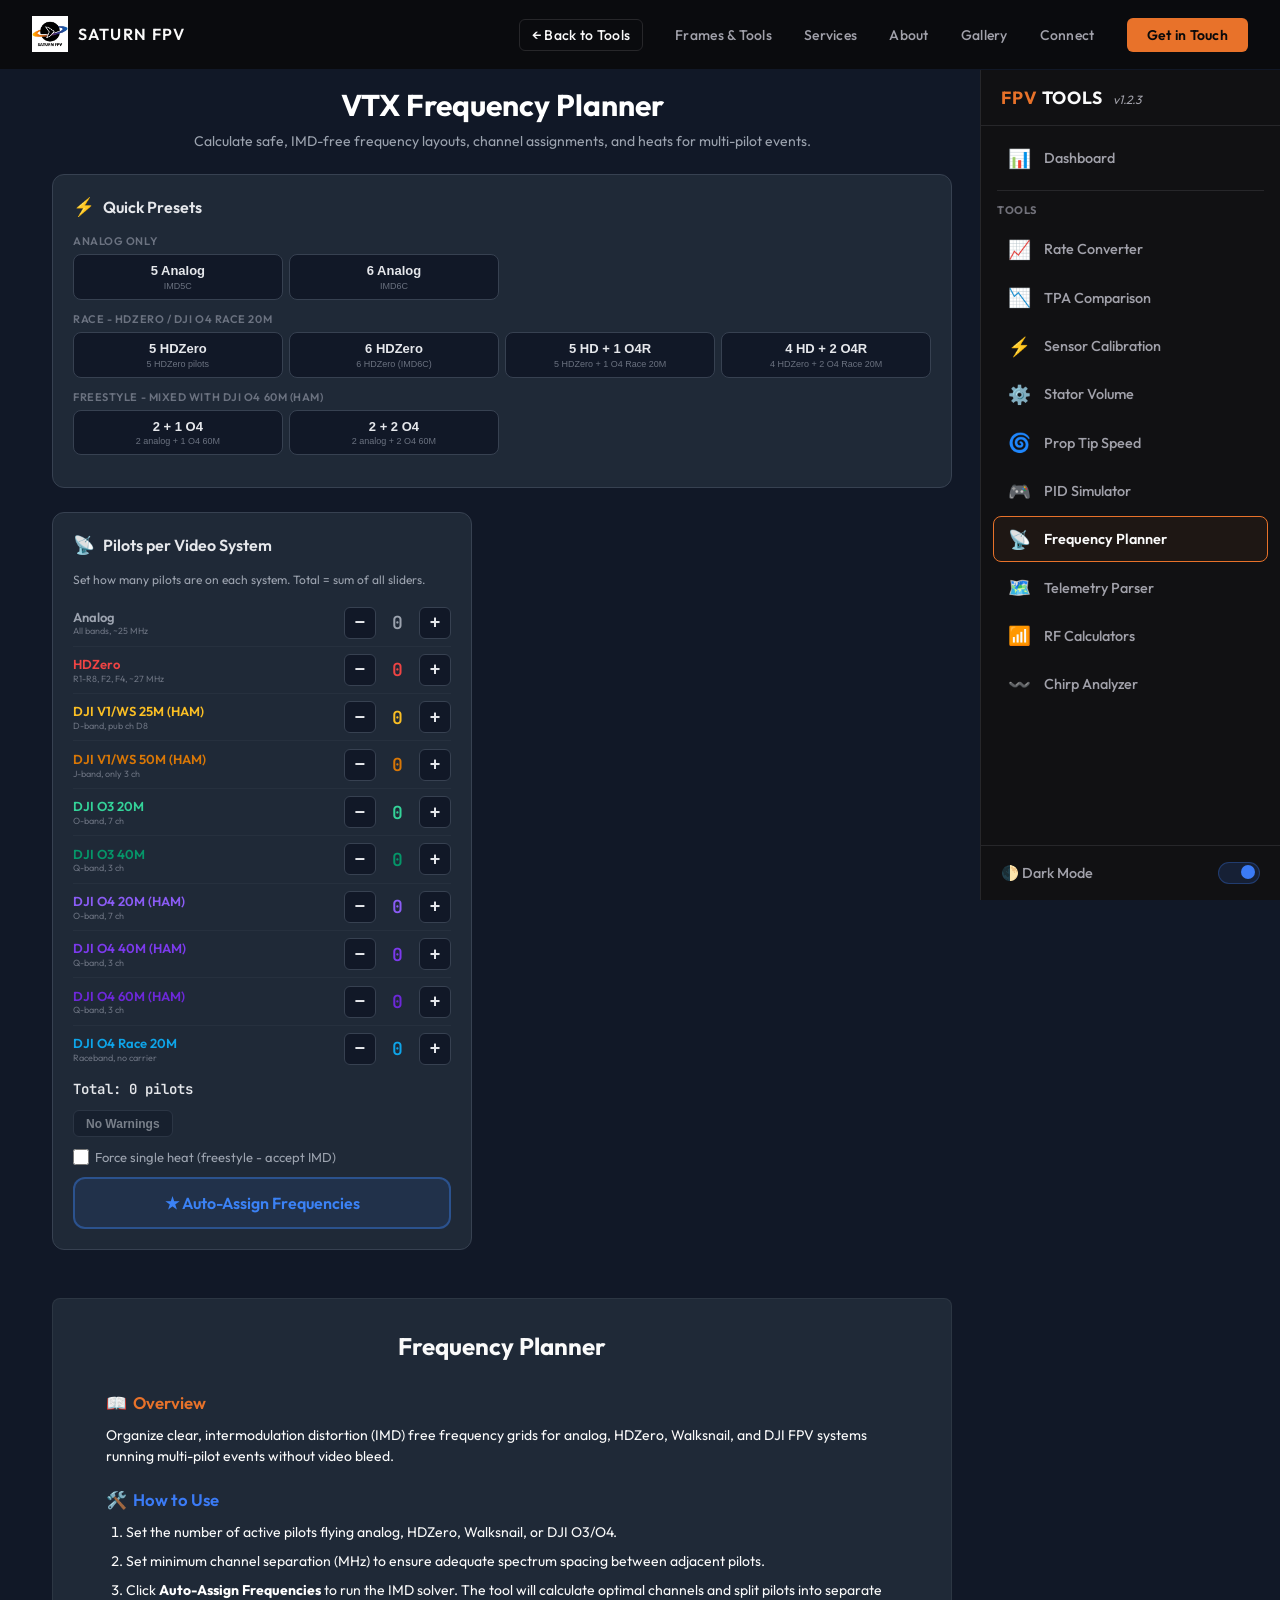
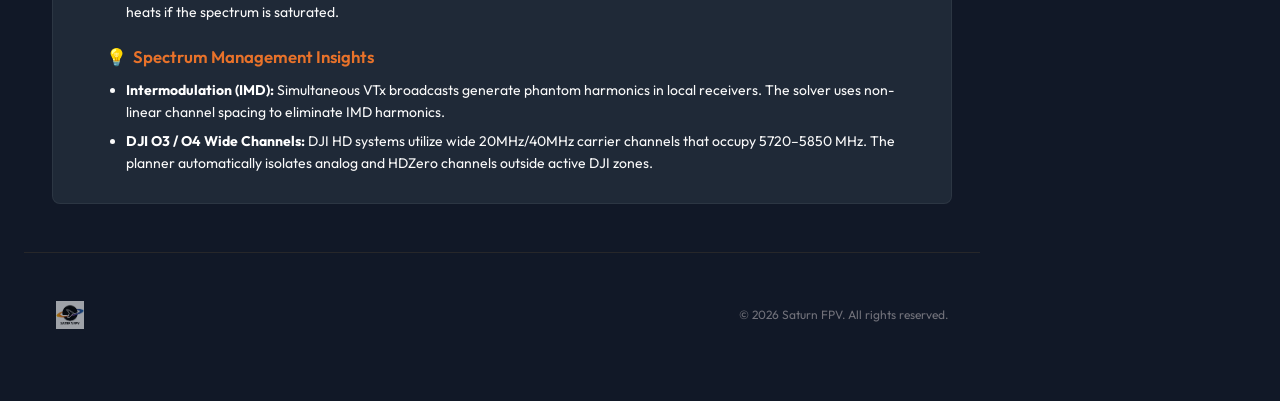
<file: tools/frequency-planner.html>
<!DOCTYPE html>
<html lang="en">
<head>
    <meta charset="UTF-8">
    <meta name="viewport" content="width=device-width, initial-scale=1.0">
    <title>VTX Frequency Planner - Saturn FPV</title>
    <link rel="stylesheet" href="../css/fonts.css">
    <link rel="icon" type="image/png" href="../image/logo/favicon-32.png">
    <style>
        * { margin: 0; padding: 0; box-sizing: border-box; }
        body { font-family: 'Outfit', -apple-system, BlinkMacSystemFont, sans-serif; background-color: #111827; color: white; padding: 1.5rem; min-height: 100vh; }
        .container { max-width: 900px; margin: 0 auto; }
        h1 { font-family: 'Outfit', sans-serif; font-size: 1.875rem; font-weight: bold; margin-bottom: 0.5rem; text-align: center; }
        .subtitle { text-align: center; color: #9ca3af; font-size: 0.875rem; margin-bottom: 1.5rem; }
        .panel { background: #1f2937; border: 1px solid #374151; border-radius: 0.75rem; padding: 1.25rem; margin-bottom: 1.5rem; }
        .panel h2 { font-size: 1rem; font-weight: 600; margin-bottom: 1rem; color: #e5e7eb; display: flex; align-items: center; gap: 0.5rem; }
        .panel h2 .icon { font-size: 1.1rem; }
        .sep { border-top: 1px solid #374151; margin: 1rem 0; }

        /* Presets - equal size */
        .preset-section { margin-bottom: 0.75rem; }
        .preset-section-label { font-size: 0.6875rem; font-weight: 600; color: #6b7280; text-transform: uppercase; letter-spacing: 0.05em; margin-bottom: 0.4rem; }
        .preset-row { display: grid; grid-template-columns: repeat(4, 1fr); gap: 0.4rem; }
        .preset-btn {
            background: #111827; border: 1px solid #374151; border-radius: 0.5rem;
            padding: 0.5rem 0.5rem; color: #e5e7eb; cursor: pointer; font-size: 0.75rem;
            text-align: center; transition: all 0.2s;
        }
        .preset-btn:hover { border-color: #3b82f6; background: #1e293b; }
        .preset-btn.active { border-color: #3b82f6; background: rgba(59,130,246,0.1); }
        .preset-btn .ptitle { font-weight: 600; font-size: 0.8125rem; margin-bottom: 0.15rem; }
        .preset-btn .pdetail { color: #6b7280; font-size: 0.5625rem; }

        /* VTX Counters */
        .vtx-slider-row {
            display: grid; grid-template-columns: 1fr auto; align-items: center; gap: 0.75rem;
            padding: 0.45rem 0; border-bottom: 1px solid rgba(55,65,81,0.3);
        }
        .vtx-slider-row:last-child { border-bottom: none; }
        .vtx-slider-label { display: flex; flex-direction: column; gap: 0.05rem; }
        .vtx-slider-label .vsl-name { font-weight: 600; font-size: 0.8125rem; }
        .vtx-slider-label .vsl-detail { font-size: 0.5625rem; color: #6b7280; }
        .vtx-slider-val { font-family: 'JetBrains Mono', monospace; font-size: 1.125rem; font-weight: 700; text-align: center; display: inline-block; width: 24px; }

        .vtx-counter-group {
            display: flex;
            align-items: center;
            gap: 0.6rem;
        }
        .counter-btn {
            width: 32px;
            height: 32px;
            border-radius: 6px;
            background: #111827;
            border: 1px solid #374151;
            color: #e5e7eb;
            font-size: 1.125rem;
            font-weight: 600;
            cursor: pointer;
            display: flex;
            align-items: center;
            justify-content: center;
            transition: all 0.15s ease;
            user-select: none;
            outline: none;
        }
        .counter-btn:hover {
            border-color: #3b82f6;
            background: #1e293b;
            color: white;
        }
        .counter-btn:active {
            transform: scale(0.92);
        }

        /* Warnings */
        .warn-banner { border-radius: 0.5rem; padding: 0.5rem 0.75rem; margin-bottom: 0.5rem; font-size: 0.6875rem; display: none; line-height: 1.5; }
        .warn-banner.visible { display: block; }
        .warn-banner strong { font-weight: 600; }
        .warn-dji { background: rgba(251,191,36,0.06); border: 1px solid rgba(251,191,36,0.2); color: #fbbf24; }
        .warn-o3 { background: rgba(52,211,153,0.06); border: 1px solid rgba(52,211,153,0.2); color: #34d399; }
        .warn-o4p { background: rgba(139,92,246,0.06); border: 1px solid rgba(139,92,246,0.2); color: #c4b5fd; }
        .warn-50m { background: rgba(217,119,6,0.06); border: 1px solid rgba(217,119,6,0.2); color: #d97706; }

        /* Big button */
        .btn-auto-big {
            display: block; width: 100%; background: rgba(59,130,246,0.1); border: 2px solid rgba(59,130,246,0.4);
            border-radius: 0.75rem; color: #3b82f6; cursor: pointer;
            font-family: 'Outfit', sans-serif; font-size: 1rem; font-weight: 600;
            padding: 0.875rem 1.5rem; transition: all 0.2s; margin-top: 0.75rem;
        }
        .btn-auto-big:hover { background: rgba(59,130,246,0.18); border-color: #3b82f6; transform: translateY(-1px); }

        /* Options */
        .option-row { display: flex; align-items: center; gap: 0.75rem; margin-top: 0.75rem; flex-wrap: wrap; }
        .option-toggle { display: flex; align-items: center; gap: 0.4rem; cursor: pointer; font-size: 0.8125rem; color: #9ca3af; user-select: none; }
        .option-toggle input[type="checkbox"] { accent-color: #3b82f6; width: 16px; height: 16px; cursor: pointer; }
        .total-pilots { font-family: 'JetBrains Mono', monospace; font-size: 0.875rem; color: #e5e7eb; font-weight: 600; margin-top: 0.5rem; }

        /* Heat columns */
        .heats-container { display: grid; gap: 1rem; }
        .heats-container.cols-1 { grid-template-columns: 1fr; }
        .heats-container.cols-2 { grid-template-columns: 1fr 1fr; }
        .heats-container.cols-3 { grid-template-columns: 1fr 1fr 1fr; }
        .heats-container.cols-4 { grid-template-columns: 1fr 1fr 1fr 1fr; }
        .heat-header { font-size: 0.6875rem; font-weight: 700; text-transform: uppercase; letter-spacing: 0.05em; padding: 0.35rem 0.6rem; border-radius: 0.375rem; margin-bottom: 0.5rem; display: inline-block; }
        .vtx-group { margin-bottom: 0.5rem; }
        .vtx-group-header {
            font-size: 0.625rem; font-weight: 600; text-transform: uppercase; letter-spacing: 0.05em;
            color: #9ca3af; padding: 0.25rem 0.4rem; border-bottom: 1px solid #374151; margin-bottom: 0.25rem;
            display: flex; align-items: center; gap: 0.4rem; max-width: 260px;
        }
        .vtx-group-header .vtx-dot { width: 6px; height: 6px; border-radius: 50%; display: inline-block; }
        .pilot-slot {
            background: #111827; border: 1px solid #374151; border-radius: 0.375rem;
            padding: 0.35rem 0.5rem; margin-bottom: 0.2rem; display: flex; align-items: center; gap: 0.4rem;
            transition: border-color 0.2s; font-size: 0.8125rem; max-width: 260px;
        }
        .pilot-slot.has-conflict { border-color: rgba(239,68,68,0.4); }
        .pilot-slot.has-warn { border-color: rgba(245,158,11,0.4); }
        .slot-id { font-weight: 700; font-size: 0.7rem; min-width: 22px; }
        .slot-ch { font-family: 'JetBrains Mono', monospace; font-size: 0.75rem; font-weight: 600; }
        .slot-freq { font-family: 'JetBrains Mono', monospace; font-size: 0.6875rem; color: #6b7280; }
        .slot-status { font-size: 0.5625rem; display: flex; align-items: center; gap: 0.2rem; margin-left: auto; }
        .slot-status .dot { width: 5px; height: 5px; border-radius: 50%; display: inline-block; }
        .st-great { color: #10b981; } .st-great .dot { background: #10b981; }
        .st-ok { color: #f59e0b; } .st-ok .dot { background: #f59e0b; }
        .st-warn { color: #f59e0b; } .st-warn .dot { background: #f59e0b; }
        .st-bad { color: #ef4444; } .st-bad .dot { background: #ef4444; }

        /* Results */
        .results-grid { display: grid; grid-template-columns: repeat(3, 1fr); gap: 0.75rem; margin-bottom: 1rem; }
        .result-card { background: #111827; border: 1px solid #374151; border-radius: 0.625rem; padding: 0.75rem; text-align: center; }
        .rc-label { font-size: 0.625rem; color: #6b7280; text-transform: uppercase; letter-spacing: 0.05em; margin-bottom: 0.3rem; }
        .rc-value { font-family: 'JetBrains Mono', monospace; font-size: 1.25rem; font-weight: 700; }
        .rc-sub { font-size: 0.625rem; color: #6b7280; margin-top: 0.15rem; }
        .copy-box { background: #111827; border: 1px solid #374151; border-radius: 0.375rem; padding: 0.5rem 0.625rem; font-family: 'JetBrains Mono', monospace; font-size: 0.6875rem; color: #e5e7eb; cursor: pointer; transition: all 0.2s; line-height: 1.5; }
        .copy-box:hover { border-color: #3b82f6; }
        .copy-box.copied { border-color: #10b981; }

        /* Viz */
        .viz-panel { background: #1f2937; border: 1px solid #374151; border-radius: 0.75rem; padding: 1.25rem; margin-bottom: 1rem; }
        .viz-panel h3 { font-size: 0.875rem; font-weight: 600; color: #e5e7eb; margin-bottom: 0.75rem; display: flex; align-items: center; gap: 0.4rem; }
        .spectrum-grid { display: grid; gap: 1rem; margin-bottom: 1rem; }
        .spectrum-grid.sg-1 { grid-template-columns: 1fr; }
        .spectrum-grid.sg-2 { grid-template-columns: 1fr 1fr; }
        .spectrum-grid.sg-3 { grid-template-columns: 1fr 1fr 1fr; }
        .spectrum-grid.sg-4 { grid-template-columns: 1fr 1fr 1fr 1fr; }

        /* Channel grid */
        .channel-grid { display: grid; grid-template-columns: auto repeat(8, 1fr); gap: 2px; font-size: 0.6875rem; }
        .cg-header { font-weight: 600; color: #6b7280; text-align: center; padding: 0.3rem 0.2rem; font-size: 0.5625rem; text-transform: uppercase; }
        .cg-band { font-weight: 600; padding: 0.3rem 0.35rem; text-align: right; white-space: nowrap; font-size: 0.5625rem; }
        .cg-sep { grid-column: 1 / -1; border-top: 1px solid #374151; margin: 0.2rem 0; }
        .cg-cell {
            background: #111827; border: 1px solid #374151; border-radius: 0.25rem;
            padding: 0.2rem 0.1rem; text-align: center; transition: all 0.15s;
            font-family: 'JetBrains Mono', monospace; font-size: 0.5rem; color: #9ca3af;
        }
        .cg-cell.empty { background: transparent; border-color: transparent; }
        .cg-cell.assigned { border-color: var(--pc); background: var(--pb); color: white; font-weight: 600; }
        .cg-cell.imd-hit { border-color: rgba(239,68,68,0.4); background: rgba(239,68,68,0.08); color: #ef4444; }
        .cg-cell.o3-danger { box-shadow: inset 0 -2px 0 rgba(239,68,68,0.35); }
        .cg-cell.dji-pub { background: rgba(245,158,11,0.08); border-color: rgba(245,158,11,0.3); color: #f59e0b; }

        /* IMD table */
        .imd-table-wrap { overflow-x: auto; }
        .imd-table { width: 100%; border-collapse: collapse; font-size: 0.6875rem; }
        .imd-table th { text-align: left; font-size: 0.5625rem; font-weight: 600; color: #6b7280; text-transform: uppercase; padding: 0.35rem; border-bottom: 1px solid #374151; }
        .imd-table td { padding: 0.3rem 0.35rem; border-bottom: 1px solid rgba(55,65,81,0.3); font-family: 'JetBrains Mono', monospace; font-size: 0.625rem; }
        .td-bad { color: #ef4444; font-weight: 600; }
        .td-warn { color: #f59e0b; }

        /* Reference */
        .ref-table { width: 100%; border-collapse: collapse; font-size: 0.6875rem; margin-top: 0.5rem; }
        .ref-table th { text-align: left; font-size: 0.5625rem; font-weight: 600; color: #6b7280; text-transform: uppercase; padding: 0.3rem 0.4rem; border-bottom: 1px solid #374151; }
        .ref-table td { padding: 0.25rem 0.4rem; border-bottom: 1px solid rgba(55,65,81,0.3); color: #9ca3af; }
        .ref-table tr:last-child td { border-bottom: none; }
        .info-tip { font-size: 0.6875rem; color: #6b7280; line-height: 1.5; }

        /* Togglable results tabs */
        .results-tabs {
            display: flex;
            background: #111827;
            border: 1px solid #374151;
            border-radius: 0.75rem 0.75rem 0 0;
            overflow: hidden;
            border-bottom: none;
            margin-top: 1rem;
        }
        .results-tab {
            flex: 1;
            background: #111827;
            border: none;
            color: #9ca3af;
            padding: 0.85rem 1rem;
            font-size: 0.8125rem;
            font-weight: 600;
            cursor: pointer;
            transition: all 0.2s;
            text-align: center;
            border-bottom: 2px solid transparent;
            display: flex;
            align-items: center;
            justify-content: center;
            gap: 0.5rem;
            font-family: inherit;
        }
        .results-tab:hover {
            color: white;
            background: rgba(255,255,255,0.02);
        }
        .results-tab.active {
            background: #1f2937;
        }
        .results-tab.active.assign-active {
            color: #3b82f6;
            border-bottom: 2px solid #3b82f6;
        }
        .results-tab.active.spec-active {
            color: #10b981;
            border-bottom: 2px solid #10b981;
        }
        .tab-icon-color {
            transition: color 0.2s;
        }
        .icon-blue {
            color: #3b82f6 !important;
        }
        .icon-green {
            color: #10b981 !important;
        }

        /* Premium stats card */
        .stats-card-premium {
            background: #111827;
            border: 1px solid #374151;
            border-radius: 0.625rem;
            padding: 0.75rem 1rem;
            display: flex;
            align-items: center;
            justify-content: space-between;
            gap: 1rem;
            margin-bottom: 1rem;
        }
        .stats-badges {
            display: flex;
            gap: 0.5rem;
            flex-wrap: wrap;
        }
        .stats-badge {
            font-size: 0.6875rem;
            font-weight: 600;
            padding: 0.25rem 0.5rem;
            border-radius: 0.375rem;
            display: inline-flex;
            align-items: center;
            gap: 0.25rem;
        }
        .stats-badge.sb-status {
            background: rgba(16, 185, 129, 0.1);
            color: #10b981;
            border: 1px solid rgba(16, 185, 129, 0.2);
        }
        .stats-badge.sb-sep {
            background: rgba(59, 130, 246, 0.1);
            color: #3b82f6;
            border: 1px solid rgba(59, 130, 246, 0.2);
        }
        .btn-copy-stats {
            background: rgba(59, 130, 246, 0.15);
            border: 1px solid rgba(59, 130, 246, 0.3);
            border-radius: 0.375rem;
            color: #3b82f6;
            cursor: pointer;
            font-family: inherit;
            font-size: 0.75rem;
            font-weight: 500;
            padding: 0.35rem 0.75rem;
            transition: all 0.2s;
            display: flex;
            align-items: center;
            gap: 0.25rem;
        }
        .btn-copy-stats:hover {
            background: rgba(59, 130, 246, 0.25);
            border-color: #3b82f6;
        }
        .btn-copy-stats.copied {
            background: rgba(16, 185, 129, 0.15);
            border-color: #10b981;
            color: #10b981;
        }

        @media (max-width: 900px) { .spectrum-grid.sg-2, .spectrum-grid.sg-3 { grid-template-columns: 1fr; } .heats-container.cols-3, .heats-container.cols-2 { grid-template-columns: 1fr; } .preset-row { grid-template-columns: repeat(2, 1fr); } }
        @media (max-width: 640px) { body { padding: 1rem; } h1 { font-size: 1.375rem; } .results-grid { grid-template-columns: 1fr; } .cg-cell { font-size: 0.45rem; } }
        .input-results-grid {
            display: grid;
            grid-template-columns: 1fr;
            gap: 1.5rem;
            margin-bottom: 1.5rem;
        }
        @media (min-width: 1024px) {
            .input-results-grid { grid-template-columns: 420px 1fr; }
        }

        body.light-theme {
            background-color: #f3f4f6 !important;
            color: #1f2937 !important;
        }
        body.light-theme .panel,
        body.light-theme .viz-panel {
            background-color: #ffffff !important;
            border-color: #d1d5db !important;
            color: #1f2937 !important;
            box-shadow: 0 1px 3px rgba(0,0,0,0.05);
        }
        body.light-theme .panel h2,
        body.light-theme .viz-panel h3 {
            color: #111827 !important;
        }
        body.light-theme .preset-btn,
        body.light-theme .counter-btn {
            background: #f3f4f6 !important;
            border-color: #d1d5db !important;
            color: #1f2937 !important;
        }
        body.light-theme .preset-btn:hover,
        body.light-theme .counter-btn:hover {
            background: #e5e7eb !important;
        }
        body.light-theme .pilot-slot {
            background: #f9fafb !important;
            border-color: #d1d5db !important;
            color: #1f2937 !important;
        }
        body.light-theme .vtx-slider-row {
            border-bottom-color: #e5e7eb !important;
        }
        body.light-theme .vtx-group-header {
            color: #4b5563 !important;
            border-bottom-color: #e5e7eb !important;
        }
        body.light-theme .total-pilots {
            color: #111827 !important;
        }
        body.light-theme .option-toggle {
            color: #4b5563 !important;
        }
        body.light-theme .vtx-slider-label .vsl-detail {
            color: #6b7280 !important;
        }
        body.light-theme .result-card,
        body.light-theme .stats-card-premium,
        body.light-theme .copy-box {
            background: #f9fafb !important;
            border-color: #d1d5db !important;
            color: #1f2937 !important;
        }
        body.light-theme .rc-value {
            color: #111827 !important;
        }
        body.light-theme .cg-cell {
            background: #f9fafb !important;
            border-color: #d1d5db !important;
            color: #4b5563 !important;
        }
        body.light-theme .cg-cell.empty {
            background: transparent !important;
            border-color: transparent !important;
        }
        body.light-theme .cg-sep {
            border-top-color: #e5e7eb !important;
        }
        body.light-theme .cg-header {
            color: #6b7280 !important;
        }
        body.light-theme .imd-table th,
        body.light-theme .ref-table th {
            color: #6b7280 !important;
            border-bottom-color: #d1d5db !important;
        }
        body.light-theme .imd-table td,
        body.light-theme .ref-table td {
            border-bottom-color: #e5e7eb !important;
            color: #4b5563 !important;
        }
        body.light-theme .results-tabs {
            background: #e5e7eb !important;
            border-color: #d1d5db !important;
        }
        body.light-theme .results-tab {
            background: #e5e7eb !important;
            color: #4b5563 !important;
        }
        body.light-theme .results-tab.active {
            background: #ffffff !important;
        }
        body.light-theme .results-tab:hover {
            color: #111827 !important;
            background: rgba(0,0,0,0.02) !important;
        }
        body.light-theme .cg-cell.imd-hit {
            background-color: rgba(239,68,68,0.12) !important;
            color: #b91c1c !important;
            border-color: rgba(239,68,68,0.3) !important;
        }
        body.light-theme .sep {
            border-color: #e5e7eb !important;
        }
        body.light-theme .slot-freq {
            color: #6b7280 !important;
        }
    </style>
</head>
<body>
    <script>
        (function() {
            var theme = localStorage.getItem('fpv-tools-theme') || 'dark';
            if (theme === 'light') {
                document.body.classList.add('light-theme');
            }
        })();
    </script>

<div class="container">
    <h1>VTX Frequency Planner</h1>
    <p class="subtitle">Calculate safe, IMD-free frequency layouts, channel assignments, and heats for multi-pilot events.</p>

    <!-- Quick Presets -->
    <div class="panel">
        <h2><span class="icon">&#9889;</span> Quick Presets</h2>
        <div class="preset-section">
            <div class="preset-section-label">Analog Only</div>
            <div class="preset-row" id="presets-analog"></div>
        </div>
        <div class="preset-section" style="margin-top:0.75rem;">
            <div class="preset-section-label">Race - HDZero / DJI O4 Race 20M</div>
            <div class="preset-row" id="presets-race"></div>
        </div>
        <div class="preset-section" style="margin-top:0.75rem;">
            <div class="preset-section-label">Freestyle - Mixed with DJI O4 60M (HAM)</div>
            <div class="preset-row" id="presets-freestyle"></div>
        </div>
    </div>

    <div class="input-results-grid">
        <!-- VTX System Sliders (Left) -->
        <div>
            <div class="panel" style="margin-bottom: 0;">
                <h2><span class="icon">&#128225;</span> Pilots per Video System</h2>
                <p style="font-size:0.75rem; color:#9ca3af; margin-bottom:0.75rem;">Set how many pilots are on each system. Total = sum of all sliders.</p>
                <div id="vtx-sliders"></div>
                <div class="total-pilots" id="total-pilots">Total: 0 pilots</div>

                <div style="margin-top:0.75rem; display: flex; align-items: center; gap: 0.5rem;">
                    <button id="btn-toggle-warnings" onclick="toggleWarningsVisibility()" style="border: 1px solid #374151; background: #111827; color: #d1d5db; padding: 0.35rem 0.75rem; font-size: 0.75rem; font-weight: 600; border-radius: 6px; cursor: pointer; transition: all 0.2s; outline: none; display: inline-flex; align-items: center; gap: 0.25rem;">
                        No Warnings
                    </button>
                </div>
                <div style="margin-top:0.5rem; display:none;" id="warnings-container">
                    <div class="warn-banner warn-dji" id="warn-dji"><strong>&#9888; DJI V1/Walksnail Public Channel:</strong> These units broadcast on <strong>D8 (5839 MHz)</strong> at full power on startup. Ensure pilots switch to manual channel before others arm. Keep goggles 3m away.</div>
                    <div class="warn-banner warn-o3" id="warn-o3"><strong>&#9888; DJI O3 Data Carrier:</strong> Wide OFDM carrier (~5720-5850 MHz) interferes with other systems. Other pilots must use frequencies whose ~25 MHz bandwidth footprint stays outside this zone. Only a few channels qualify - the tool calculates which ones are safe.</div>
                    <div class="warn-banner warn-o4p" id="warn-o4p"><strong>&#9888; DJI O4 Data Carrier (HAM):</strong> O4 shares O3 frequencies (requires HAM unlock). Wide OFDM carrier blocks ~5720-5850 MHz for other systems.</div>
                    <div class="warn-banner warn-50m" id="warn-50m"><strong>&#9888; 50 Mbps / 40+ MHz:</strong> Very few usable channels at this bandwidth. <strong>Always use 25 Mbps / 20 MHz for racing when possible.</strong></div>
                </div>

                <div class="option-row">
                    <label class="option-toggle"><input type="checkbox" id="force-single" onchange="renderAll()"> Force single heat (freestyle - accept IMD)</label>
                </div>
                <button class="btn-auto-big" onclick="autoAssign()">&#9733; Auto-Assign Frequencies</button>
            </div>
        </div>

        <!-- Results Section (Right) -->
        <div id="results-container" style="display:none;">
            <!-- Tabs Header -->
            <div class="results-tabs">
                <button class="results-tab active assign-active" onclick="setOrganizerTab('assignment')">
                    <span class="tab-icon-color icon-blue">&#9733;</span> <span>Frequency Assignment</span>
                </button>
                <button class="results-tab" onclick="setOrganizerTab('spectrum')">
                    <span class="tab-icon-color icon-green">&#9638;</span> <span>Spectrum & Grid</span>
                </button>
            </div>

            <!-- Tab A: Frequency Assignment -->
            <div class="panel" id="tab-assignment" style="border-top-left-radius:0; border-top-right-radius:0; margin-bottom: 0;">
                <!-- Premium double-badge stats card -->
                <div class="stats-card-premium" style="display: flex; align-items: center; gap: 0.5rem; justify-content: flex-start;">
                    <span style="font-size: 0.8125rem; font-weight: 600; color: #9ca3af;">Status:</span>
                    <div class="stats-badges" style="display: flex; gap: 0.5rem; flex-wrap: wrap;">
                        <span class="stats-badge sb-status" id="stat-premium-status">imd-free</span>
                        <span class="stats-badge sb-sep" id="stat-premium-sep">--mhz min sep</span>
                    </div>
                </div>
                <div class="heats-container" id="heats-container"></div>
            </div>

            <!-- Tab B: Spectrum & Grid -->
            <div class="panel" id="tab-spectrum" style="display:none; border-top-left-radius:0; border-top-right-radius:0; margin-bottom: 0;">
                <!-- Spectrum per heat -->
                <div id="spectrum-panels"></div>
                <div class="sep"></div>
                <!-- Channel grid -->
                <div class="viz-panel" id="viz-section" style="border: none; padding: 0; background: transparent; margin-bottom: 0;">
                    <h3><span class="icon">&#9638;</span> Channel Grid</h3>
                    <p style="font-size:0.5625rem; color:#6b7280; margin-bottom:0.5rem;">Orange underline = O3/O4 carrier zone. Assigned channels highlighted per heat.</p>
                    <div class="channel-grid" id="channel-grid"></div>
                </div>
            </div>
        </div>
    </div>

    <!-- Reference -->
    <div class="panel" style="display: none;">
        <h2><span class="icon">&#128225;</span> Digital System Reference</h2>
        <p style="font-size:0.6875rem; color:#9ca3af; margin-bottom:0.5rem;">Based on RotorHazard Frequency Reference Chart (Rev. 2024-12-11) by Michael Niggel / Hazard Creative.</p>
        <table class="ref-table">
            <thead><tr><th>System</th><th>BW</th><th>Channels</th><th>Notes</th></tr></thead>
            <tbody>
                <tr><td style="color:#9ca3af; font-weight:600;">Analog</td><td>~25 MHz</td><td>All bands (A,B,E,F,R)</td><td style="color:#10b981;">IMD is the only concern</td></tr>
                <tr><td style="color:#ef4444; font-weight:600;">HDZero</td><td>~27 MHz</td><td>R1-R8, F2, F4</td><td style="color:#10b981;">No public broadcast</td></tr>
                <tr><td style="color:#0ea5e9; font-weight:600;">DJI O4 Race 20M</td><td>20 MHz</td><td>R1-R8 (actual raceband)</td><td style="color:#10b981;">No public broadcast, no data carrier</td></tr>
                <tr><td style="color:#fbbf24; font-weight:600;">DJI V1/WS 25M (HAM)</td><td>~20 MHz</td><td>D1-D7 (avoid D8 = public)</td><td style="color:#ef4444;">D8 = 5839 MHz public broadcast</td></tr>
                <tr><td style="color:#d97706; font-weight:600;">DJI V1/WS 50M (HAM)</td><td>~40 MHz</td><td>J1-J3</td><td style="color:#ef4444;">Only 3 channels</td></tr>
                <tr><td style="color:#34d399; font-weight:600;">DJI O3 20M</td><td>20 MHz</td><td>O1-O7 (CE: O3-O5 only)</td><td style="color:#ef4444;">Wide data carrier ~5720-5850</td></tr>
                <tr><td style="color:#059669; font-weight:600;">DJI O3 40M</td><td>~40 MHz</td><td>Q1-Q3</td><td style="color:#ef4444;">Data carrier + huge footprint</td></tr>
                <tr><td style="color:#8b5cf6; font-weight:600;">DJI O4 20M (HAM)</td><td>20 MHz</td><td>O1-O7 (same as O3)</td><td style="color:#ef4444;">HAM unlock, data carrier</td></tr>
                <tr><td style="color:#7c3aed; font-weight:600;">DJI O4 40M (HAM)</td><td>40 MHz</td><td>Q1-Q3 (same as O3)</td><td style="color:#ef4444;">HAM unlock, data carrier</td></tr>
                <tr><td style="color:#6d28d9; font-weight:600;">DJI O4 60M (HAM)</td><td>60 MHz</td><td>Q1-Q3 (same centers)</td><td style="color:#ef4444;">HAM unlock, Goggles 3, wider BW</td></tr>
            </tbody>
        </table>
        <div class="sep"></div>
        <div class="info-tip" style="padding:0.5rem 0.75rem; background:rgba(17,24,39,0.5); border-radius:0.375rem; border:1px solid rgba(55,65,81,0.5);">
            <strong style="color:#e5e7eb;">Key IMD-Free Presets:</strong><br>
            <strong>R1367 (4P):</strong> R1, R3, R6, R7 | <strong>IMD5C (5P):</strong> R1, R2, F2, F4, E5 | <strong>IMD6C (6P):</strong> R1, R2, F2, F4, R7, R8 (industry std, minor 3-way)<br>
            <strong style="color:#f59e0b;">O3 safe analog (center + ~25 MHz BW outside carrier):</strong> E4(5645), E3(5665), R1(5658), E2(5685), R2(5695) below | F7(5860), R7(5880), E5(5885), E6(5905), R8(5917) above. Note: R7/E5 overlap each other, cannot use both!<br>
            <strong style="color:#8b5cf6;">O4 (HAM):</strong> Same as O3 channels (O-band / Q-band) + 60M mode on Q-band. Requires HAM unlock.
        </div>
    </div>

    <!-- How it works -->
    <div class="panel" style="display: none;">
        <h2><span class="icon">&#9432;</span> How It Works</h2>
        <div class="info-tip">
            <strong>Bandwidth:</strong> Analog VTX occupies ~25 MHz of spectrum per channel (FM trapezoid), not just the center frequency. Two channels must be far enough apart that their bandwidth footprints don't overlap. This limits how many pilots fit per heat.<br><br>
            <strong>IMD:</strong> When VTX signals mix in a receiver, they create phantom signals at sum/difference frequencies (2f1-f2, f1+f2-f3). If a 2-way phantom lands on an assigned frequency, that pilot gets interference. 3-way products are weaker and shown as warnings. Never use equal spacing for 3+ pilots.<br><br>
            <strong>O3/O4 Data Carrier:</strong> Uses OFDM with a wide data carrier (~5720-5850 MHz). Other systems must keep their entire bandwidth footprint outside this zone. Note: Q-band channels (40 MHz) like Q1(5677) physically overlap R1/R2 - it's not just the carrier, the channel itself is that wide.<br><br>
            <strong>O4 vs O3:</strong> DJI O4 (HAM unlock) matches O3 frequencies exactly, plus adds 60M mode (Q-band). O3 uses O-band (7ch) or Q-band (3ch), no 60M. Both V1/WS and O4 require a HAM license for race use.<br><br>
            <strong>Auto-splitting:</strong> When too many pilots for a clean IMD-free set, the tool splits into heats A, B, C, D. Each heat flies separately with its own clean frequency set.
        </div>
    </div>
</div>

<script>
// ─── Band / Channel Database ───
// All 8 positions, null = no channel at that slot
const BANDS = {
    R: { name: 'Raceband',        color: '#3b82f6', ch: [5658,5695,5732,5769,5806,5843,5880,5917] },
    F: { name: 'Fatshark',        color: '#10b981', ch: [5740,5760,5780,5800,5820,5840,5860,5880] },
    E: { name: 'Band E',          color: '#ec4899', ch: [5705,5685,5665,5645,5885,5905,5925,5945] },
    D: { name: 'DJI V1/WS 25M',  color: '#fbbf24', ch: [5660,5695,5735,5770,5805,5878,5914,5839] },
    J: { name: 'DJI V1/WS 50M',  color: '#d97706', ch: [5695,5770,5878,null,null,null,null,null] },
    O: { name: 'O-band (O3/O4U)', color: '#34d399', ch: [5669,5705,5768,5804,5839,5876,5912,null] },
    Q: { name: 'Q-band (O3/O4U)', color: '#059669', ch: [5677,5794,5902,null,null,null,null,null] },
};
// Display order for grid
const GRID_BANDS_STD = ['R','F','E'];
const GRID_BANDS_DJI = ['D','J','O','Q'];

// Pilot colors per slot (18 max = 6 per heat x 3 heats)
const PC = ['#3b82f6','#10b981','#f59e0b','#ef4444','#a855f7','#ec4899',
            '#6366f1','#14b8a6','#f97316','#0ea5e9','#84cc16','#e11d48',
            '#8b5cf6','#06b6d4','#d97706','#dc2626','#7c3aed','#059669'];

// Danger zones
const O3_LO = 5720, O3_HI = 5850;
const DJI_PUB = 5839, DJI_PUB_R = 15;
// Safety margin for proximity checks (MHz)
const PROX_MARGIN = 2;

// ─── VTX System Definitions ───
// o3car: has wide OFDM data carrier that blocks 5720-5850
// djipub: broadcasts on D8 (5839) at startup
// analog: is a victim of IMD (analog/HDZero receivers are sensitive)
const VTX = [
    { id:'analog',     name:'Analog',              bw:25, color:'#9ca3af', analog:true,  o3car:false, djipub:false, detail:'All bands, ~25 MHz',        getBand:()=>['R','F','E'] },
    { id:'hdzero',     name:'HDZero',              bw:27, color:'#ef4444', analog:false, o3car:false, djipub:false, detail:'R1-R8, F2, F4, ~27 MHz',    getBand:()=>['R','F_hd'] },
    { id:'dji_v1_25',  name:'DJI V1/WS 25M (HAM)',  bw:20, color:'#fbbf24', analog:false, o3car:false, djipub:true,  detail:'D-band, pub ch D8',         getBand:()=>['D_nopub'] },
    { id:'dji_v1_50',  name:'DJI V1/WS 50M (HAM)',  bw:40, color:'#d97706', analog:false, o3car:false, djipub:true,  detail:'J-band, only 3 ch',         getBand:()=>['J'] },
    { id:'o3_20',      name:'DJI O3 20M',          bw:20, color:'#34d399', analog:false, o3car:true,  djipub:false, detail:'O-band, 7 ch',              getBand:()=>['O'] },
    { id:'o3_40',      name:'DJI O3 40M',          bw:40, color:'#059669', analog:false, o3car:true,  djipub:false, detail:'Q-band, 3 ch',              getBand:()=>['Q'] },
    { id:'o4u_20',     name:'DJI O4 20M (HAM)',     bw:20, color:'#8b5cf6', analog:false, o3car:true,  djipub:false, detail:'O-band, 7 ch',              getBand:()=>['O'] },
    { id:'o4u_40',     name:'DJI O4 40M (HAM)',     bw:40, color:'#7c3aed', analog:false, o3car:true,  djipub:false, detail:'Q-band, 3 ch',              getBand:()=>['Q'] },
    { id:'o4u_60',     name:'DJI O4 60M (HAM)',     bw:60, color:'#6d28d9', analog:false, o3car:true,  djipub:false, detail:'Q-band, 3 ch',              getBand:()=>['Q'] },
    { id:'o4_race',    name:'DJI O4 Race 20M',     bw:20, color:'#0ea5e9', analog:false, o3car:false, djipub:false, detail:'Raceband, no carrier',      getBand:()=>['R'] },
];

// Get available channels for a VTX type
function vtxChannels(vtxId, heatHasDjiPub) {
    const v = VTX.find(x => x.id === vtxId);
    if (!v) return [];
    const bands = v.getBand();
    let chs = [];
    bands.forEach(b => {
        if (b === 'F_hd') {
            // HDZero: F2, F4 only (R already included via 'R')
            chs.push({k:'F2',f:5760},{k:'F4',f:5800});
        } else if (b === 'D_nopub') {
            // D-band minus D8 (public)
            BANDS.D.ch.forEach((f,i) => { if (f && i < 7) chs.push({k:'D'+(i+1),f}); });
        } else if (BANDS[b]) {
            BANDS[b].ch.forEach((f,i) => { if (f) chs.push({k:b+(i+1),f}); });
        }
    });

    // DJI public broadcast exclusion: if V1/WS pilots are in the same heat,
    // filter out O-band/P-band channels near D8 (5839 MHz)
    if (heatHasDjiPub && v.o3car) {
        chs = chs.filter(c => Math.abs(c.f - DJI_PUB) > DJI_PUB_R);
    }

    return chs;
}

// ─── Presets ───
const PRESETS_ANALOG = [
    { label:'5 Analog', detail:'IMD5C', sliders:{analog:5} },
    { label:'6 Analog', detail:'IMD6C', sliders:{analog:6} },
];
const PRESETS_RACE = [
    { label:'5 HDZero', detail:'5 HDZero pilots', sliders:{hdzero:5} },
    { label:'6 HDZero', detail:'6 HDZero (IMD6C)', sliders:{hdzero:6} },
    { label:'5 HD + 1 O4R', detail:'5 HDZero + 1 O4 Race 20M', sliders:{hdzero:5, o4_race:1} },
    { label:'4 HD + 2 O4R', detail:'4 HDZero + 2 O4 Race 20M', sliders:{hdzero:4, o4_race:2} },
];
const PRESETS_FREESTYLE = [
    { label:'2 + 1 O4', detail:'2 analog + 1 O4 60M', sliders:{analog:2, o4u_60:1} },
    { label:'2 + 2 O4', detail:'2 analog + 2 O4 60M', sliders:{analog:2, o4u_60:2} },
];

// ─── State ───
let S = { sliders:{}, assignments:[], tolerance:2 };
VTX.forEach(v => S.sliders[v.id] = 0);

// ─── Helpers ───
function totalPilots() { return Object.values(S.sliders).reduce((a,b)=>a+b,0); }
function hasO3() { return VTX.some(v => v.o3car && S.sliders[v.id]>0); }
function hasDjiPub() { return VTX.some(v => v.djipub && S.sliders[v.id]>0); }
function hasO4() { return ['o4u_20','o4u_40','o4u_60'].some(id => (S.sliders[id]||0)>0); }
function has50M() { return (S.sliders.dji_v1_50||0)>0 || (S.sliders.o3_40||0)>0 || (S.sliders.o4u_40||0)>0 || (S.sliders.o4u_60||0)>0; }
// BW-aware: a signal at f with bandwidth bw overlaps the O3 carrier zone
function inO3Zone(f, bw) {
    const halfBw = (bw || 0) / 2;
    return (f + halfBw) >= O3_LO && (f - halfBw) <= O3_HI;
}

// Check if a pilot list has DJI pub sources
function pilotsHaveDjiPub(pilots) { return pilots.some(p => p.djipub); }

// ─── IMD ───
// 2-way products only (critical - hard constraint for assignment)
function imd2way(freqs) {
    const p = [];
    for (let i=0; i<freqs.length; i++)
        for (let j=i+1; j<freqs.length; j++) {
            p.push({f:2*freqs[i]-freqs[j], s:[freqs[i],freqs[j]], t:'2'});
            p.push({f:2*freqs[j]-freqs[i], s:[freqs[i],freqs[j]], t:'2'});
        }
    return p;
}

// 3-way products (weaker - warning only, not a hard constraint)
function imd3way(freqs) {
    const p = [];
    for (let i=0; i<freqs.length; i++)
        for (let j=i+1; j<freqs.length; j++)
            for (let k=j+1; k<freqs.length; k++) {
                p.push({f:freqs[i]+freqs[j]-freqs[k], s:[freqs[i],freqs[j],freqs[k]], t:'3'});
                p.push({f:freqs[i]+freqs[k]-freqs[j], s:[freqs[i],freqs[j],freqs[k]], t:'3'});
                p.push({f:freqs[j]+freqs[k]-freqs[i], s:[freqs[i],freqs[j],freqs[k]], t:'3'});
            }
    return p;
}

// All products (for display/analysis)
function imdProducts(freqs) {
    return [...imd2way(freqs), ...imd3way(freqs)];
}

// 2-way IMD conflicts only (hard constraint for auto-assign)
function imd2wayConflicts(allFreqs, victimFreqs, tol) {
    if (!victimFreqs.length) return [];
    const prods = imd2way(allFreqs), c = [];
    prods.forEach(p => victimFreqs.forEach(f => {
        if (Math.abs(p.f-f) <= tol) c.push({...p, hit:f, d:Math.abs(p.f-f)});
    }));
    return c;
}

// All IMD conflicts (for display - includes 3-way as warnings)
function imdConflicts(allFreqs, victimFreqs, tol) {
    if (!victimFreqs.length) return [];
    const prods = imdProducts(allFreqs), c = [];
    prods.forEach(p => victimFreqs.forEach(f => {
        if (Math.abs(p.f-f) <= tol) c.push({...p, hit:f, d:Math.abs(p.f-f)});
    }));
    return c;
}

// ─── Auto-Assign Engine ───
function buildPilotList() {
    let pilots = [];
    VTX.forEach(v => {
        for (let i=0; i<S.sliders[v.id]; i++)
            pilots.push({ vtxId:v.id, bw:v.bw, analog:v.analog, o3car:v.o3car, djipub:v.djipub });
    });
    return pilots;
}

function findAssignment(pilots) {
    const heatHasO3 = pilots.some(p => p.o3car);
    const heatHasDjiPub = pilotsHaveDjiPub(pilots);

    // Get available channels for each pilot, applying constraints
    const pilotChs = pilots.map(p => {
        let chs = vtxChannels(p.vtxId, heatHasDjiPub);
        // O3/O4Pro carrier constraint: non-O3 pilots must avoid 5720-5850
        // BW-aware: filter channels whose bandwidth footprint overlaps the carrier zone
        if (heatHasO3 && !p.o3car) {
            chs = chs.filter(c => !inO3Zone(c.f, p.bw));
        }
        return chs;
    });

    // Sort by most constrained first
    const order = pilots.map((_,i)=>i).sort((a,b) => pilotChs[a].length - pilotChs[b].length);

    // Quick reject: if any pilot has 0 available channels, no solution exists
    if (pilotChs.some(chs => chs.length === 0)) return null;

    const assigned = new Array(pilots.length).fill(null);
    let best = null, bestSep = 0;
    let iterations = 0;
    const MAX_ITER = 15000;
    const deadline = (findAssignment._deadline) || Infinity;

    function bt(pos) {
        if (iterations++ > MAX_ITER || performance.now() > deadline) return;
        if (pos === order.length) {
            const freqs = assigned.map(a => a.f);
            // 2-way IMD checked against ALL assigned frequencies (not just analog)
            // This produces standard race presets (IMD6C etc.) for any system mix
            if (imd2wayConflicts(freqs, freqs, S.tolerance).length > 0) return;
            let ms = Infinity;
            for (let i=0; i<freqs.length; i++)
                for (let j=i+1; j<freqs.length; j++)
                    ms = Math.min(ms, Math.abs(freqs[i]-freqs[j]));
            if (!best || ms > bestSep) { best = assigned.map((a,i)=>({...a,pi:i})); bestSep = ms; }
            return;
        }
        const pi = order[pos];
        for (const ch of pilotChs[pi]) {
            if (iterations > MAX_ITER || performance.now() > deadline) return;
            // Proximity check: bandwidth-aware minimum distance + safety margin
            let ok = true;
            for (let j=0; j<pilots.length; j++) {
                if (!assigned[j]) continue;
                const minDist = (pilots[pi].bw + pilots[j].bw)/2 + PROX_MARGIN;
                if (Math.abs(ch.f - assigned[j].f) <= minDist) { ok=false; break; }
            }
            if (!ok) continue;

            assigned[pi] = ch;
            // Early IMD prune: check all assigned frequencies (2-way only)
            const aFreqs = assigned.filter(a=>a).map(a=>a.f);
            if (imd2wayConflicts(aFreqs, aFreqs, S.tolerance).length === 0) {
                bt(pos+1);
            }
            assigned[pi] = null;
            if (best && bestSep > 50) return; // good enough
        }
    }
    bt(0);
    return best;
}

// Determine if we should proactively split into heats
function shouldSplit(pilots) {
    const total = pilots.length;
    const hasO3Pilots = pilots.some(p => p.o3car);
    const hasDjiPubPilots = pilots.some(p => p.djipub);
    const hasAnalog = pilots.some(p => p.analog);

    // 0. Any VTX type has more pilots than available channels (e.g. 2x O4 60M = 1 channel)
    const byVtx = {};
    pilots.forEach(p => { byVtx[p.vtxId] = (byVtx[p.vtxId]||0) + 1; });
    for (const [vtxId, count] of Object.entries(byVtx)) {
        if (count > maxPerHeat(vtxId)) return true;
    }
    // 1. O3/O4Pro + V1/WS in same lineup: bandwidth collision zone too crowded
    if (hasO3Pilots && hasDjiPubPilots && hasAnalog && total > 3) return true;
    // 2. More than 5 pilots with O3 present (safe channels outside carrier are limited)
    if (hasO3Pilots && total > 5) return true;
    // 3. Multiple O3/O4Pro pilots + multiple analog: quickly runs out of safe frequencies
    const o3Count = pilots.filter(p => p.o3car).length;
    const analogCount = pilots.filter(p => p.analog).length;
    if (o3Count >= 2 && analogCount >= 3) return true;
    // 4. Very high pilot count
    if (total > 6) return true;

    return false;
}

function autoAssign() {
    const total = totalPilots();
    if (total === 0) return;
    const pilots = buildPilotList();
    const forceSingle = document.getElementById('force-single').checked;
    const letters = ['A','B','C','D'];

    // Global time budget: 2 seconds max for all strategy attempts
    findAssignment._deadline = performance.now() + 2000;

    // Forced single heat: best effort, accept IMD
    if (forceSingle) {
        let result = findAssignment(pilots);
        if (result) {
            S.assignments = result.map((a,i) => ({
                id:'A'+(i+1), ch:a.k, freq:a.f, vtx:pilots[i].vtxId, heat:'A'
            }));
        } else {
            S.assignments = pilots.map((p,i) => {
                const chs = vtxChannels(p.vtxId, pilotsHaveDjiPub(pilots));
                const ch = chs[i % chs.length] || chs[0];
                return { id:'A'+(i+1), ch:ch?ch.k:'--', freq:ch?ch.f:0, vtx:p.vtxId, heat:'A' };
            });
        }
        renderAll(); return;
    }

    // Try single heat first (only if shouldSplit doesn't trigger)
    if (!shouldSplit(pilots)) {
        let result = findAssignment(pilots);
        if (result) {
            S.assignments = result.map((a,i) => ({
                id:'A'+(i+1), ch:a.k, freq:a.f, vtx:pilots[i].vtxId, heat:'A'
            }));
            renderAll(); return;
        }
    }

    // Split into heats
    // Strategy: separate O3/O4Pro from race pilots when possible
    const o3Pilots = pilots.filter(p => p.o3car);
    const djiPubPilots = pilots.filter(p => p.djipub);
    const racePilots = pilots.filter(p => !p.o3car && !p.djipub);

    // Try various split strategies
    for (let numHeats = 2; numHeats <= 4; numHeats++) {
        if (performance.now() > findAssignment._deadline) break;
        const strategies = generateSplitStrategies(pilots, numHeats);
        for (const strategy of strategies) {
            if (performance.now() > findAssignment._deadline) break;
            // Skip strategies with empty heats or any heat > 7 pilots
            const validHeats = strategy.filter(h => h.length > 0);
            if (validHeats.length < 2) continue;
            if (validHeats.some(h => h.length > 7)) continue;

            const heats = [];
            let success = true;
            for (let h = 0; h < validHeats.length; h++) {
                const heatPilots = validHeats[h];
                const res = findAssignment(heatPilots);
                if (res) {
                    heats.push(res.map((a,i) => ({
                        id: letters[h]+(i+1), ch:a.k, freq:a.f,
                        vtx:heatPilots[i].vtxId, heat:letters[h]
                    })));
                } else {
                    success = false; break;
                }
            }
            if (success && heats.length > 0) {
                S.assignments = heats.flat();
                renderAll(); return;
            }
        }
    }

    // Fallback: couldn't solve cleanly, but we still split into heats
    const maxPilotsPerHeat = 6;
    const numHeats = Math.max(1, Math.ceil(pilots.length / maxPilotsPerHeat));
    const heatsList = [];
    for (let h = 0; h < numHeats; h++) heatsList.push([]);
    
    // Distribute pilots into heats (round-robin to keep sizes even)
    pilots.forEach((p, index) => {
        heatsList[index % numHeats].push(p);
    });

    const assignments = [];
    heatsList.forEach((heatPilots, hIdx) => {
        const heatLetter = letters[hIdx] || 'A';
        // For each heat, assign channels round-robin from available channels
        // Keep track of channel indices per VTX type in this heat to minimize overlaps
        const vtxIndices = {};
        heatPilots.forEach((p, pIdx) => {
            const chs = vtxChannels(p.vtxId, pilotsHaveDjiPub(pilots));
            if (!vtxIndices[p.vtxId]) vtxIndices[p.vtxId] = 0;
            const chIdx = vtxIndices[p.vtxId];
            const ch = chs[chIdx % chs.length] || chs[0];
            vtxIndices[p.vtxId]++;
            
            assignments.push({
                id: heatLetter + (pIdx + 1),
                ch: ch ? ch.k : '--',
                freq: ch ? ch.f : 0,
                vtx: p.vtxId,
                heat: heatLetter
            });
        });
    });
    S.assignments = assignments;
    renderAll();
}

// Count max pilots per heat for a given VTX type (based on available channels)
function maxPerHeat(vtxId) {
    const chs = vtxChannels(vtxId, false);
    return chs.length;
}

// Generate different ways to split pilots across heats
function generateSplitStrategies(pilots, numHeats) {
    const strategies = [];
    const o3Pilots = pilots.filter(p => p.o3car);
    const djiPubPilots = pilots.filter(p => p.djipub);
    const racePilots = pilots.filter(p => !p.o3car && !p.djipub);

    // Pre-split: separate pilots of same VTX type that exceed channel count
    // e.g. 2x O4 60M but only 1 channel - they MUST be in different heats
    function spreadByChannelLimit(pilotGroup) {
        const byVtx = {};
        pilotGroup.forEach(p => {
            if (!byVtx[p.vtxId]) byVtx[p.vtxId] = [];
            byVtx[p.vtxId].push(p);
        });
        const buckets = [];
        for (let i = 0; i < numHeats; i++) buckets.push([]);
        Object.entries(byVtx).forEach(([vtxId, ps]) => {
            const max = maxPerHeat(vtxId);
            ps.forEach((p, i) => {
                // Distribute across heats when exceeding channel limit
                const bucket = max > 0 ? Math.floor(i / max) % numHeats : i % numHeats;
                buckets[bucket].push(p);
            });
        });
        return buckets;
    }

    if (numHeats === 2) {
        // Strategy 1: O3/carrier pilots in A, everyone else in B
        // But spread O3 pilots across heats if they exceed channel limits
        if (o3Pilots.length > 0) {
            const o3Spread = spreadByChannelLimit(o3Pilots);
            strategies.push([
                [...o3Spread[0], ...racePilots.slice(0, Math.min(2, racePilots.length))],
                [...o3Spread[1], ...djiPubPilots, ...racePilots.slice(Math.min(2, racePilots.length))]
            ]);
        }

        // Strategy 2: O3 alone in A (spread if needed), everyone else in B
        if (o3Pilots.length > 0) {
            const o3Spread = spreadByChannelLimit(o3Pilots);
            strategies.push([
                [...o3Spread[0]],
                [...o3Spread[1], ...racePilots, ...djiPubPilots]
            ]);
        }

        // Strategy 3: Separate by system type - carrier systems vs non-carrier
        strategies.push([
            [...o3Pilots],
            [...racePilots, ...djiPubPilots]
        ]);

        // Strategy 4: Even split of race pilots, O3 in A, V1 in B
        const raceHalf = Math.ceil(racePilots.length / 2);
        strategies.push([
            [...o3Pilots, ...racePilots.slice(0, raceHalf)],
            [...djiPubPilots, ...racePilots.slice(raceHalf)]
        ]);

        // Strategy 5: Simple even split
        const half = Math.ceil(pilots.length / 2);
        strategies.push([
            pilots.slice(0, half),
            pilots.slice(half)
        ]);

        // Strategy 6: Balanced split respecting channel limits
        const allSpread = spreadByChannelLimit(pilots);
        strategies.push(allSpread);

    } else if (numHeats === 3) {
        // Strategy 1: O3 in A, V1 in B, pure race in C (spread where needed)
        const o3Spread = spreadByChannelLimit(o3Pilots);
        const raceThird = Math.ceil(racePilots.length / 3);
        strategies.push([
            [...o3Spread[0], ...racePilots.slice(0, Math.min(2, racePilots.length))],
            [...o3Spread[1], ...djiPubPilots, ...racePilots.slice(2, 2+raceThird)],
            [...(o3Spread[2]||[]), ...racePilots.slice(2+raceThird)]
        ].filter(h => h.length > 0));

        // Strategy 2: Each system type in its own heat
        strategies.push([
            [...o3Pilots],
            [...djiPubPilots],
            [...racePilots]
        ].filter(h => h.length > 0));

        // Strategy 3: Even thirds
        const third = Math.ceil(pilots.length / 3);
        strategies.push([
            pilots.slice(0, third),
            pilots.slice(third, third*2),
            pilots.slice(third*2)
        ].filter(h => h.length > 0));

        // Strategy 4: Balanced split respecting channel limits
        const allSpread = spreadByChannelLimit(pilots);
        strategies.push(allSpread.filter(h => h.length > 0));

    } else if (numHeats === 4) {
        // Strategy 1: Even quarters
        const q = Math.ceil(pilots.length / 4);
        strategies.push([
            pilots.slice(0, q),
            pilots.slice(q, q*2),
            pilots.slice(q*2, q*3),
            pilots.slice(q*3)
        ].filter(h => h.length > 0));

        // Strategy 2: Balanced split respecting channel limits
        const allSpread = spreadByChannelLimit(pilots);
        strategies.push(allSpread.filter(h => h.length > 0));
    }

    return strategies;
}

// ─── UI Init ───
function initSliders() {
    document.getElementById('vtx-sliders').innerHTML = VTX.map(v =>
        `<div class="vtx-slider-row">
            <div class="vtx-slider-label">
                <span class="vsl-name" style="color:${v.color};">${v.name}</span>
                <span class="vsl-detail">${v.detail}</span>
            </div>
            <div class="vtx-counter-group">
                <button class="counter-btn" onclick="decrementSlider('${v.id}')" title="Decrease pilot count">&#8722;</button>
                <span class="vtx-slider-val" style="color:${v.color};" id="val-${v.id}">0</span>
                <button class="counter-btn" onclick="incrementSlider('${v.id}')" title="Increase pilot count">&#43;</button>
            </div>
        </div>`
    ).join('');
}

function decrementSlider(id) {
    const val = Math.max(0, (S.sliders[id] || 0) - 1);
    setSlider(id, val);
}

function incrementSlider(id) {
    const val = Math.min(20, (S.sliders[id] || 0) + 1);
    setSlider(id, val);
}

function setSlider(id, val) {
    S.sliders[id] = val;
    const valEl = document.getElementById('val-'+id);
    if (valEl) valEl.textContent = val;
    updateWarnings();
    document.getElementById('total-pilots').textContent = `Total: ${totalPilots()} pilots`;
}

let showWarningsActive = false;

function toggleWarningsVisibility() {
    showWarningsActive = !showWarningsActive;
    renderWarnings();
}

function updateWarnings() {
    renderWarnings();
}

function renderWarnings() {
    const hasAny = hasDjiPub() || hasO3() || hasO4() || has50M();
    const btn = document.getElementById('btn-toggle-warnings');
    const container = document.getElementById('warnings-container');
    
    if (!btn) return;
    
    if (!hasAny) {
        btn.textContent = 'No Warnings';
        btn.disabled = true;
        btn.style.opacity = '0.5';
        btn.style.cursor = 'not-allowed';
        if (container) container.style.display = 'none';
        showWarningsActive = false;
        return;
    }
    
    btn.disabled = false;
    btn.style.opacity = '1';
    btn.style.cursor = 'pointer';
    
    // Count active warnings
    let count = 0;
    if (hasDjiPub()) count++;
    if (hasO3()) count++;
    if (hasO4()) count++;
    if (has50M()) count++;
    
    if (showWarningsActive) {
        btn.textContent = `Hide Warnings (${count})`;
        if (container) container.style.display = 'block';
    } else {
        btn.textContent = `Show Warnings (${count})`;
        if (container) container.style.display = 'none';
    }
    
    // Toggle individual warn banners
    document.getElementById('warn-dji').classList.toggle('visible', hasDjiPub());
    document.getElementById('warn-o3').classList.toggle('visible', hasO3());
    document.getElementById('warn-o4p').classList.toggle('visible', hasO4());
    document.getElementById('warn-50m').classList.toggle('visible', has50M());
}

function initPresets() {
    document.getElementById('presets-analog').innerHTML = PRESETS_ANALOG.map((p,i) =>
        `<button class="preset-btn" onclick="loadPreset('analog',${i})"><div class="ptitle">${p.label}</div><div class="pdetail">${p.detail}</div></button>`
    ).join('');
    document.getElementById('presets-race').innerHTML = PRESETS_RACE.map((p,i) =>
        `<button class="preset-btn" onclick="loadPreset('race',${i})"><div class="ptitle">${p.label}</div><div class="pdetail">${p.detail}</div></button>`
    ).join('');
    document.getElementById('presets-freestyle').innerHTML = PRESETS_FREESTYLE.map((p,i) =>
        `<button class="preset-btn" onclick="loadPreset('freestyle',${i})"><div class="ptitle">${p.label}</div><div class="pdetail">${p.detail}</div></button>`
    ).join('');
}

function loadPreset(type, idx) {
    const presets = type==='analog' ? PRESETS_ANALOG : type==='race' ? PRESETS_RACE : PRESETS_FREESTYLE;
    const preset = presets[idx];
    VTX.forEach(v => setSlider(v.id, 0));
    Object.entries(preset.sliders).forEach(([id,val]) => setSlider(id,val));
    document.querySelectorAll('.preset-btn').forEach(b => b.classList.remove('active'));
    const container = document.getElementById('presets-'+type);
    container.children[idx]?.classList.add('active');
    autoAssign();
}

// ─── Render ───
function renderAll() { renderHeats(); renderResults(); renderSpectrums(); renderGrid(); }

function getHeatGroups() {
    const g = {};
    S.assignments.forEach(a => { if (!g[a.heat]) g[a.heat]=[]; g[a.heat].push(a); });
    return g;
}

function renderHeats() {
    const resContainer = document.getElementById('results-container');
    if (!S.assignments.length) { resContainer.style.display='none'; return; }
    resContainer.style.display='block';

    const heats = getHeatGroups();
    const hKeys = Object.keys(heats).sort();
    const container = document.getElementById('heats-container');
    container.className = 'heats-container cols-1';
    const hCol = {A:'#3b82f6',B:'#10b981',C:'#f59e0b',D:'#a855f7'};
    const hBg = {A:'rgba(59,130,246,0.08)',B:'rgba(16,185,129,0.08)',C:'rgba(245,158,11,0.08)',D:'rgba(168,85,247,0.08)'};

    container.innerHTML = hKeys.map(h => {
        const ps = heats[h];
        const freqs = ps.filter(p=>p.freq>0).map(p=>p.freq);
        const conf = imdConflicts(freqs, freqs, S.tolerance);
        const conf2only = imd2wayConflicts(freqs, freqs, S.tolerance);
        const conf3only = conf.filter(c => c.t === '3');
        const heatO3 = ps.some(p=>vtxHasO3(p.vtx));

        let hdr = `<div class="heat-header" style="background:${hBg[h]};color:${hCol[h]};">Heat ${h} - ${ps.length} pilot${ps.length>1?'s':''}`;
        if (freqs.length>=2) {
            if (conf2only.length > 0) hdr += ` &#9888; ${conf2only.length} 2-way conflict${conf2only.length>1?'s':''}`;
            else if (conf3only.length > 0) hdr += ' &#10003; 2-way Clean (minor 3-way)';
            else hdr += ' &#10003; IMD-Free';
        }
        hdr += '</div>';

        // Group pilots by VTX system (preserve VTX order from array)
        const vtxOrder = VTX.map(v=>v.id);
        const byVtx = {};
        ps.forEach(p => {
            if (!byVtx[p.vtx]) byVtx[p.vtx] = [];
            byVtx[p.vtx].push(p);
        });
        const sortedVtxIds = Object.keys(byVtx).sort((a,b) => vtxOrder.indexOf(a) - vtxOrder.indexOf(b));

        // Build flat ordered list for sequential numbering
        const ordered = sortedVtxIds.flatMap(vid => byVtx[vid]);
        let pilotNum = 1;

        const groups = sortedVtxIds.map(vtxId => {
            const vDef = VTX.find(v=>v.id===vtxId);
            const vColor = vDef ? vDef.color : '#6b7280';
            const vName = vDef ? vDef.name : vtxId;
            const groupHdr = `<div class="vtx-group-header"><span class="vtx-dot" style="background:${vColor};"></span>${vName}</div>`;

            const pilotSlots = byVtx[vtxId].map(p => {
                const displayId = h + (pilotNum++);
                const gi = S.assignments.indexOf(p);
                const col = vColor;
                const has2way = p.freq>0 && conf2only.some(c=>c.hit===p.freq);
                const has3way = p.freq>0 && !has2way && conf3only.some(c=>c.hit===p.freq);
                const vBw = vDef ? vDef.bw : 25;
                const o3W = p.freq>0 && heatO3 && !vtxHasO3(p.vtx) && inO3Zone(p.freq, vBw);
                const djW = p.freq>0 && hasDjiPub() && Math.abs(p.freq-DJI_PUB)<=DJI_PUB_R;
                let sc='',st='';
                if (has2way) { sc='st-bad'; st='<span class="dot"></span>IMD'; }
                else if (o3W) { sc='st-warn'; st='<span class="dot"></span>O3 zone'; }
                else if (djW) { sc='st-warn'; st='<span class="dot"></span>DJI pub'; }
                else if (has3way) { sc='st-ok'; st='<span class="dot"></span>IMD: OK'; }
                else if (p.freq>0) { sc='st-great'; st='<span class="dot"></span>IMD: Great'; }
                const cl = has2way?'has-conflict':((o3W||djW||has3way)?'has-warn':'');
                return `<div class="pilot-slot ${cl}" style="border-left:3px solid ${col};">
                    <span class="slot-id" style="color:${col};">${displayId}</span>
                    <span class="slot-ch" style="color:${col};">${p.ch}</span>
                    <span class="slot-freq">${p.freq} MHz</span>
                    <span class="slot-status ${sc}">${st}</span>
                </div>`;
            }).join('');

            return `<div class="vtx-group">${groupHdr}${pilotSlots}</div>`;
        }).join('');

        return `<div class="heat-col">${hdr}${groups}</div>`;
    }).join('');
}

function vtxIsAnalog(id) { const v=VTX.find(x=>x.id===id); return v?v.analog:false; }
function vtxHasO3(id) { const v=VTX.find(x=>x.id===id); return v?v.o3car:false; }

function renderResults() {
    const heats = getHeatGroups();
    const hKeys = Object.keys(heats).sort();
    let total2way = 0, total3way = 0, ms = Infinity;
    hKeys.forEach(h => {
        const freqs = heats[h].filter(p=>p.freq>0).map(p=>p.freq);
        total2way += imd2wayConflicts(freqs, freqs, S.tolerance).length;
        total3way += imdConflicts(freqs, freqs, S.tolerance).filter(c=>c.t==='3').length;
        for (let i=0;i<freqs.length;i++) for(let j=i+1;j<freqs.length;j++) ms=Math.min(ms,Math.abs(freqs[i]-freqs[j]));
    });
    if (!isFinite(ms)) ms = 0;
    const ac = S.assignments.filter(a=>a.freq>0).length;
    const sc = total2way===0?(total3way===0?'#10b981':'#f59e0b'):'#ef4444';
    const st = total2way>0 ? total2way+' 2-way conflict'+(total2way>1?'s':'')
             : total3way>0 ? '2-way clean'
             : 'imd-free';

    const statusEl = document.getElementById('stat-premium-status');
    const sepEl = document.getElementById('stat-premium-sep');

    if (ac < 2) {
        statusEl.textContent = '--';
        statusEl.style.color = '#9ca3af';
        statusEl.style.borderColor = 'rgba(156,163,175,0.2)';
        statusEl.style.background = 'rgba(156,163,175,0.1)';

        sepEl.textContent = '--';
        sepEl.style.color = '#9ca3af';
        sepEl.style.borderColor = 'rgba(156,163,175,0.2)';
        sepEl.style.background = 'rgba(156,163,175,0.1)';
    } else {
        statusEl.textContent = st;
        statusEl.style.color = sc;
        if (total2way > 0) {
            statusEl.style.borderColor = 'rgba(239,68,68,0.2)';
            statusEl.style.background = 'rgba(239,68,68,0.1)';
        } else if (total3way > 0) {
            statusEl.style.borderColor = 'rgba(245,158,11,0.2)';
            statusEl.style.background = 'rgba(245,158,11,0.1)';
        } else {
            statusEl.style.borderColor = 'rgba(16,185,129,0.2)';
            statusEl.style.background = 'rgba(16,185,129,0.1)';
        }

        sepEl.textContent = ms + 'mhz min sep';
        const sepColor = ms>=37?'#10b981':ms>=20?'#f59e0b':'#ef4444';
        sepEl.style.color = sepColor;
        if (ms >= 37) {
            sepEl.style.borderColor = 'rgba(16,185,129,0.2)';
            sepEl.style.background = 'rgba(16,185,129,0.1)';
        } else if (ms >= 20) {
            sepEl.style.borderColor = 'rgba(245,158,11,0.2)';
            sepEl.style.background = 'rgba(245,158,11,0.1)';
        } else {
            sepEl.style.borderColor = 'rgba(239,68,68,0.2)';
            sepEl.style.background = 'rgba(239,68,68,0.1)';
        }
    }

    const lines = S.assignments.map(a => `${a.id}:${a.ch}(${a.freq})`);
    S.copyText = lines.join(' | ') + ' | '+(ac>=2?st:'--');
}

function renderSpectrums() {
    const wrap = document.getElementById('spectrum-panels');
    if (!S.assignments.length) { wrap.innerHTML=''; return; }
    const heats = getHeatGroups();
    const hKeys = Object.keys(heats).sort();
    const hCol = {A:'#3b82f6',B:'#10b981',C:'#f59e0b',D:'#a855f7'};

    const sgClass = 'spectrum-grid sg-'+Math.min(hKeys.length,3);
    wrap.innerHTML = `<div class="${sgClass}">${hKeys.map(h =>
        `<div style="background: transparent; padding: 0.5rem 0; margin-bottom: 1rem;">
            <h3 style="font-size: 0.875rem; font-weight: 600; color: #e5e7eb; margin-bottom: 0.75rem; display: flex; align-items: center; gap: 0.4rem;">
                <span class="icon" style="color:${hCol[h]};">&#9596;</span> Spectrum - Heat ${h}
            </h3>
            <canvas id="canvas-${h}" height="200"></canvas>
        </div>`
    ).join('')}</div>`;

    requestAnimationFrame(() => hKeys.forEach(h => drawSpectrum(h, heats[h])));
}

function drawSpectrum(heatKey, pilots) {
    const canvas = document.getElementById('canvas-'+heatKey);
    if (!canvas) return;
    const dpr = window.devicePixelRatio||1;
    const rect = canvas.getBoundingClientRect();
    const W = rect.width, H = 200;
    canvas.width = W*dpr; canvas.height = H*dpr; canvas.style.height = H+'px';
    const ctx = canvas.getContext('2d'); ctx.scale(dpr,dpr);

    const isLight = document.body.classList.contains('light-theme');
    ctx.fillStyle = isLight ? '#ffffff' : '#111827'; ctx.fillRect(0,0,W,H);

    const pad = {t:18,r:12,b:28,l:36};
    const pw = W-pad.l-pad.r, ph = H-pad.t-pad.b;
    const minF = 5620, maxF = 5960;
    const x = f => pad.l + (f-minF)/(maxF-minF)*pw;

    // Grid
    ctx.strokeStyle = isLight ? 'rgba(209, 213, 219, 0.6)' : 'rgba(55,65,81,0.3)'; ctx.lineWidth=0.5;
    ctx.font='7px -apple-system,sans-serif'; ctx.fillStyle = isLight ? '#4b5563' : '#6b7280'; ctx.textAlign='center';
    for (let f=5650;f<=5950;f+=50) { ctx.beginPath(); ctx.moveTo(x(f),pad.t); ctx.lineTo(x(f),pad.t+ph); ctx.stroke(); ctx.fillText(f+'',x(f),H-pad.b+10); }
    ctx.strokeStyle = isLight ? '#d1d5db' : '#374151'; ctx.lineWidth=1; ctx.beginPath(); ctx.moveTo(pad.l,pad.t+ph); ctx.lineTo(pad.l+pw,pad.t+ph); ctx.stroke();

    // O3 carrier zone
    const heatHasO3 = pilots.some(p=>vtxHasO3(p.vtx));
    if (heatHasO3) {
        ctx.fillStyle='rgba(239,68,68,0.05)';
        ctx.fillRect(x(O3_LO),pad.t,x(O3_HI)-x(O3_LO),ph);
        ctx.strokeStyle='rgba(239,68,68,0.2)'; ctx.lineWidth=1; ctx.setLineDash([3,3]);
        ctx.strokeRect(x(O3_LO),pad.t,x(O3_HI)-x(O3_LO),ph);
        ctx.setLineDash([]);
        ctx.fillStyle='rgba(239,68,68,0.4)'; ctx.font='6px -apple-system,sans-serif';
        ctx.fillText('O3/O4Pro Data Carrier (5720-5850)',(x(O3_LO)+x(O3_HI))/2,pad.t+9);
    }

    // DJI public
    if (hasDjiPub()) {
        const cx2 = x(DJI_PUB);
        ctx.strokeStyle='rgba(245,158,11,0.4)'; ctx.lineWidth=1; ctx.setLineDash([4,3]);
        ctx.beginPath(); ctx.moveTo(cx2,pad.t); ctx.lineTo(cx2,pad.t+ph); ctx.stroke();
        ctx.setLineDash([]);
        ctx.fillStyle='rgba(245,158,11,0.6)'; ctx.font='6px -apple-system,sans-serif';
        ctx.fillText('D8 pub',cx2,pad.t+(heatHasO3?18:9));
    }

    // IMD products
    const freqs = pilots.filter(p=>p.freq>0).map(p=>p.freq);
    const prods = imdProducts(freqs);
    const allFreqs2 = pilots.filter(p=>p.freq>0).map(p=>p.freq);
    prods.forEach(p => {
        if (p.f<minF||p.f>maxF) return;
        const isHit = allFreqs2.some(f=>Math.abs(p.f-f)<=S.tolerance);
        ctx.strokeStyle = isHit?'rgba(239,68,68,0.5)':'rgba(239,68,68,0.06)';
        ctx.lineWidth = isHit?1.5:0.5;
        ctx.beginPath(); ctx.moveTo(x(p.f),pad.t+22); ctx.lineTo(x(p.f),pad.t+ph); ctx.stroke();
    });

    // Band ticks
    const allBands = [...GRID_BANDS_STD,...GRID_BANDS_DJI];
    const bh = ph/(allBands.length+1);
    allBands.forEach((b,bi) => {
        const band=BANDS[b], y=pad.t+(bi+0.5)*bh;
        ctx.fillStyle=band.color+'40'; ctx.font='7px -apple-system,sans-serif'; ctx.textAlign='right';
        ctx.fillText(b,pad.l-3,y+3);
        band.ch.forEach(f => { if (!f) return; ctx.strokeStyle=band.color+'20'; ctx.lineWidth=1; ctx.beginPath(); ctx.moveTo(x(f),y-3); ctx.lineTo(x(f),y+3); ctx.stroke(); });
    });

    // Assigned pilots
    pilots.forEach((a,i) => {
        if (!a||a.freq===0) return;
        const gi = S.assignments.indexOf(a);
        const vDef = VTX.find(v=>v.id===a.vtx);
        const col = vDef ? vDef.color : PC[gi%PC.length];
        const bw = vDef?vDef.bw:25;
        const px2 = x(a.freq);

        // Always show bandwidth footprint
        ctx.fillStyle=col+'10';
        ctx.fillRect(x(a.freq-bw/2),pad.t+22,x(a.freq+bw/2)-x(a.freq-bw/2),ph-22);
        ctx.strokeStyle=col+'30'; ctx.lineWidth=0.5;
        ctx.strokeRect(x(a.freq-bw/2),pad.t+22,x(a.freq+bw/2)-x(a.freq-bw/2),ph-22);
        ctx.strokeStyle=col+'80'; ctx.lineWidth=2;
        ctx.beginPath(); ctx.moveTo(px2,pad.t); ctx.lineTo(px2,pad.t+ph); ctx.stroke();
        ctx.shadowColor=col; ctx.shadowBlur=5;
        ctx.fillStyle=col; ctx.beginPath(); ctx.arc(px2,pad.t+ph*0.4,3,0,Math.PI*2); ctx.fill();
        ctx.shadowBlur=0;
        ctx.fillStyle=col; ctx.font='bold 8px -apple-system,sans-serif'; ctx.textAlign='center';
        ctx.fillText(a.id,px2,pad.t+20);
        ctx.fillStyle = isLight ? '#1f2937' : '#d1d5db'; ctx.font='6px JetBrains Mono,monospace';
        ctx.fillText(a.ch,px2,pad.t+ph-3);
    });
}

// ─── Channel Grid (R,F,E + D,J,O,Q,P) ───
function renderGrid() {
    const allAssigned = S.assignments.filter(a=>a.freq>0);
    const allFreqs = allAssigned.map(a=>a.freq);
    const aFreqs = allAssigned.map(a=>a.freq);
    const prods = imdProducts(allFreqs);

    let h = '<div class="cg-header"></div>';
    for (let i=1;i<=8;i++) h += `<div class="cg-header">CH${i}</div>`;

    function renderBandRow(b) {
        const band = BANDS[b];
        h += `<div class="cg-band" style="color:${band.color};">${b}<br><span style="font-size:0.4375rem;color:#6b7280;">${band.name}</span></div>`;
        for (let ci=0; ci<8; ci++) {
            const f = band.ch[ci];
            if (!f) { h += '<div class="cg-cell empty"></div>'; continue; }
            const k = b+(ci+1);
            const match = allAssigned.find(a=>a.ch===k);
            let cls = '', st = '';
            if (match) {
                const vDef = VTX.find(v=>v.id===match.vtx);
                const col = vDef ? vDef.color : '#3b82f6';
                const bg2 = col+'20';
                cls = 'assigned'; st = `--pc:${col};--pb:${bg2};`;
                h += `<div class="cg-cell ${cls}" style="${st}" title="${k} ${f} MHz - ${match.id}">${f}<br>${match.id}</div>`;
            } else {
                let imd = false;
                for (const p of prods) { if (Math.abs(p.f-f)<=S.tolerance) { imd=true; break; } }
                const o3d = hasO3()&&inO3Zone(f, 0) ? 'o3-danger':'';
                const djp = (b==='D'&&ci===7) ? 'dji-pub':'';
                cls = imd?'imd-hit':'';
                h += `<div class="cg-cell ${cls} ${o3d} ${djp}" title="${k} ${f} MHz">${f}</div>`;
            }
        }
    }

    GRID_BANDS_STD.forEach(renderBandRow);
    h += '<div class="cg-sep"></div>';
    GRID_BANDS_DJI.forEach(renderBandRow);

    document.getElementById('channel-grid').innerHTML = h;
}


function copyAssignments() {
    const btn = document.getElementById('btn-copy-stats');
    if (!S.copyText) return;
    navigator.clipboard.writeText(S.copyText).then(() => {
        btn.classList.add('copied');
        const oSpan = btn.querySelector('span');
        const oText = oSpan.textContent;
        oSpan.textContent = 'Copied!';
        setTimeout(() => {
            btn.classList.remove('copied');
            oSpan.textContent = oText;
        }, 1500);
    }).catch(() => {});
}

let currentOrganizerTab = 'assignment';
function setOrganizerTab(tab) {
    currentOrganizerTab = tab;
    document.querySelectorAll('.results-tab').forEach(t => t.classList.remove('active', 'assign-active', 'spec-active'));
    document.getElementById('tab-assignment').style.display = 'none';
    document.getElementById('tab-spectrum').style.display = 'none';

    if (tab === 'assignment') {
        document.getElementById('tab-assignment').style.display = 'block';
        document.querySelectorAll('.results-tab')[0].classList.add('active', 'assign-active');
    } else {
        document.getElementById('tab-spectrum').style.display = 'block';
        document.querySelectorAll('.results-tab')[1].classList.add('active', 'spec-active');
        // Force redraw spectrum
        renderSpectrums();
    }
}

// ─── Init ───
initSliders(); initPresets(); updateWarnings();
let rt; window.addEventListener('resize',()=>{clearTimeout(rt);rt=setTimeout(()=>renderSpectrums(),100);});

// Listen for theme change from parent wrapper
window.addEventListener('message', function(event) {
    if (event.source !== window.parent) return;
    if (event.data && event.data.type === 'setTheme') {
        if (event.data.theme === 'light') {
            document.body.classList.add('light-theme');
        } else {
            document.body.classList.remove('light-theme');
        }
        renderSpectrums();
    }
});

// Init theme on load
(function() {
    const t = localStorage.getItem('fpv-tools-theme') || 'dark';
    if (t === 'light') {
        document.body.classList.add('light-theme');
    }
})();
</script>
<div id="help-content-source" style="display:none;">
    <div style="max-width: 800px; margin: 0 auto; padding: 0.5rem 0.25rem;">
        <div style="text-align: center; margin-bottom: 1.5rem;">
            <h1 style="font-size: 1.5rem; font-weight: 700; color: var(--text, #FAFAFA); margin-bottom: 0.5rem;">Frequency Planner</h1>
        </div>

        <div style="margin-bottom: 1.25rem;">
            <h3 style="font-size: 1.05rem; font-weight: 600; color: var(--orange, #E8722A); margin-bottom: 0.5rem; display: flex; align-items: center; gap: 0.4rem;">
                <span>📖</span> Overview
            </h3>
            <p style="font-size: 0.875rem; color: var(--text, #FAFAFA); line-height: 1.5;">
                Organize clear, intermodulation distortion (IMD) free frequency grids for analog, HDZero, Walksnail, and DJI FPV systems running multi-pilot events without video bleed.
            </p>
        </div>

        <div style="margin-bottom: 1.25rem;">
            <h3 style="font-size: 1.05rem; font-weight: 600; color: var(--blue, #3B7BF6); margin-bottom: 0.5rem; display: flex; align-items: center; gap: 0.4rem;">
                <span>🛠️</span> How to Use
            </h3>
            <ol style="padding-left: 1.25rem; font-size: 0.875rem; color: var(--text, #FAFAFA); line-height: 1.6; display: flex; flex-direction: column; gap: 0.4rem;">
                <li>Set the number of active pilots flying analog, HDZero, Walksnail, or DJI O3/O4.</li>
                <li>Set minimum channel separation (MHz) to ensure adequate spectrum spacing between adjacent pilots.</li>
                <li>Click <strong>Auto-Assign Frequencies</strong> to run the IMD solver. The tool will calculate optimal channels and split pilots into separate heats if the spectrum is saturated.</li>
            </ol>
        </div>

        <div>
            <h3 style="font-size: 1.05rem; font-weight: 600; color: var(--orange, #E8722A); margin-bottom: 0.5rem; display: flex; align-items: center; gap: 0.4rem;">
                <span>💡</span> Spectrum Management Insights
            </h3>
            <ul style="list-style: disc; padding-left: 1.25rem; font-size: 0.875rem; color: var(--text, #FAFAFA); line-height: 1.6; display: flex; flex-direction: column; gap: 0.4rem;">
                <li><strong>Intermodulation (IMD):</strong> Simultaneous VTx broadcasts generate phantom harmonics in local receivers. The solver uses non-linear channel spacing to eliminate IMD harmonics.</li>
                <li><strong>DJI O3 / O4 Wide Channels:</strong> DJI HD systems utilize wide 20MHz/40MHz carrier channels that occupy 5720–5850 MHz. The planner automatically isolates analog and HDZero channels outside active DJI zones.</li>
            </ul>
        </div>
    </div>
</div>
<script src="../partials/partial_tools.js"></script>
<script>
    if (window.parent && window.parent !== window) {
        window.parent.postMessage({ type: 'pageChange', key: 'freq' }, '*');
        window.parent.postMessage({
            type: 'helpData',
            key: 'freq',
            html: document.getElementById('help-content-source').innerHTML
        }, '*');
    }
</script>
</body>
</html>
</file>
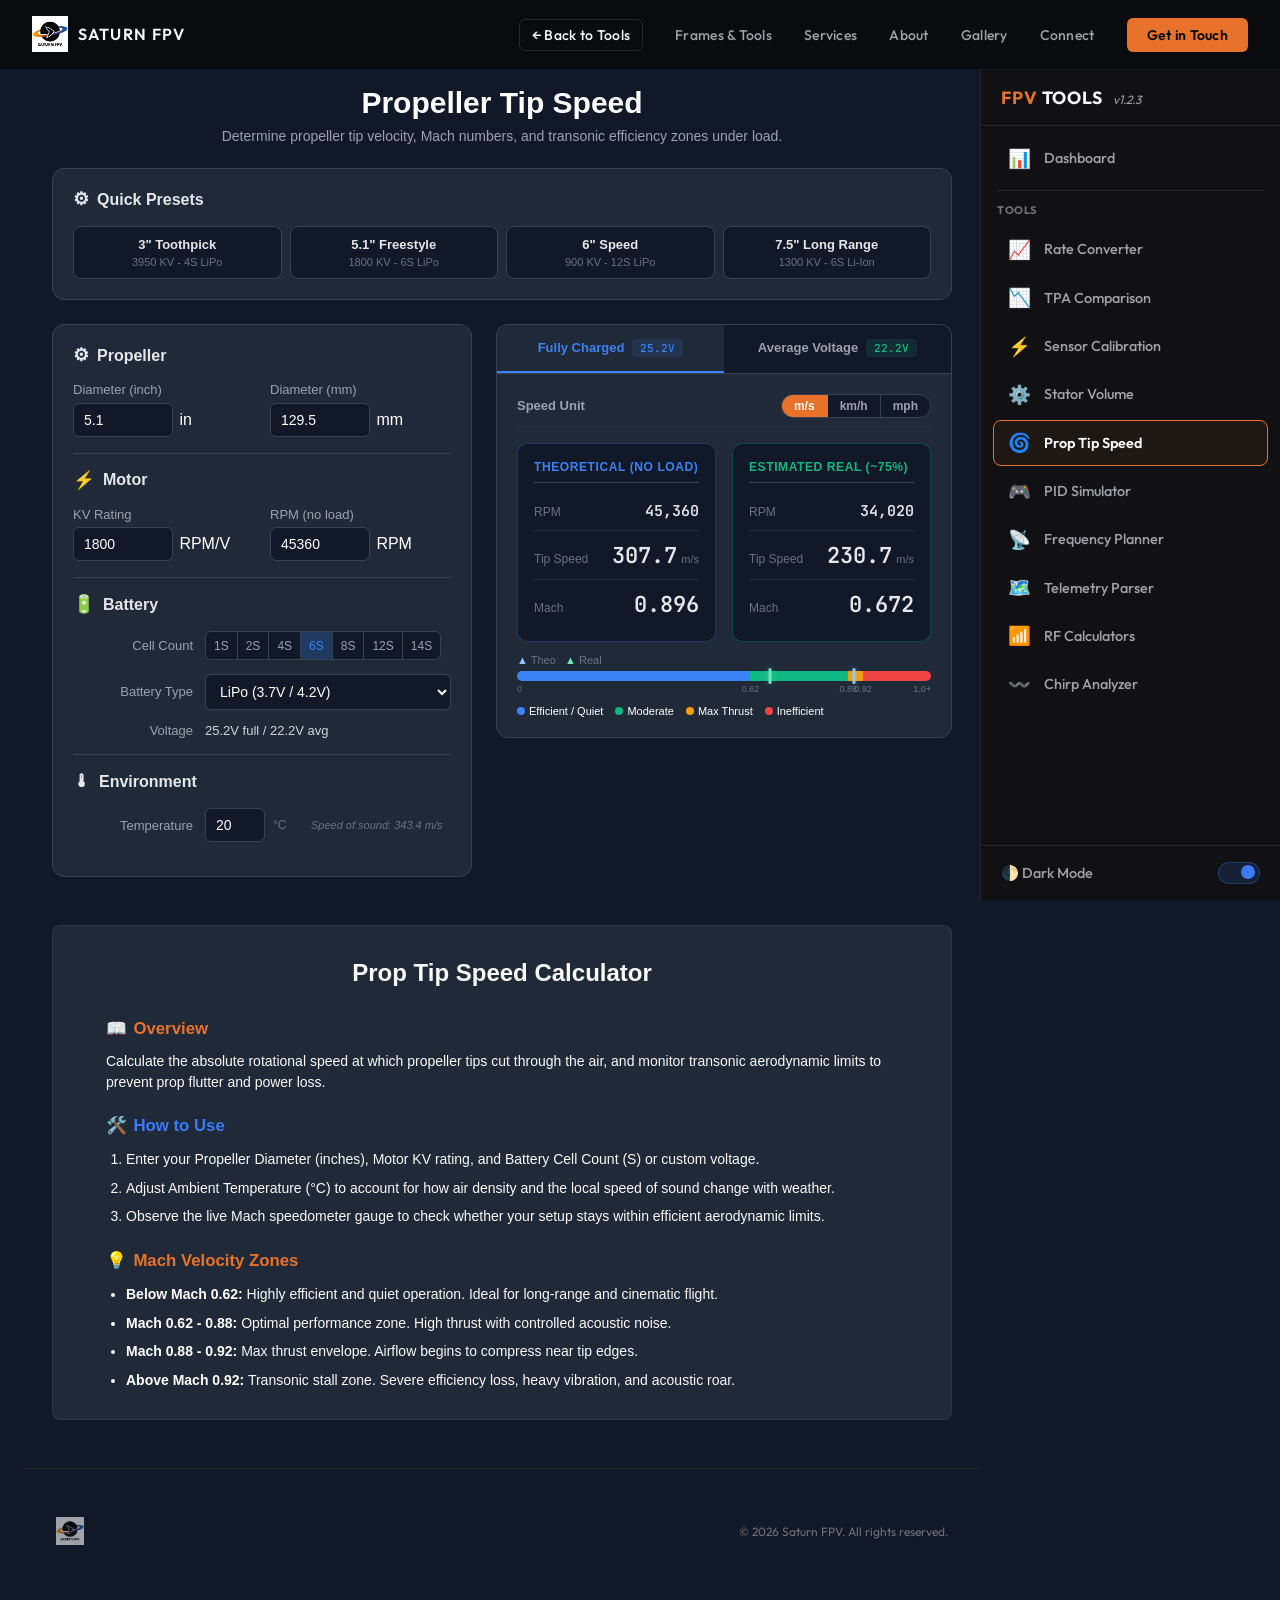
<file: tools/prop-tip-speed.html>
<!DOCTYPE html>
<html lang="en">
<head>
    <meta charset="UTF-8">
    <meta name="viewport" content="width=device-width, initial-scale=1.0">
    <title>Propeller Tip Speed - Saturn FPV</title>
    <style>
        * { margin: 0; padding: 0; box-sizing: border-box; }
        body {
            font-family: -apple-system, BlinkMacSystemFont, 'Segoe UI', Roboto, 'Helvetica Neue', Arial, sans-serif;
            background-color: #111827;
            color: white;
            padding: 1.5rem;
            min-height: 100vh;
        }
        .container { max-width: 900px; margin: 0 auto; }
        h1 {
            font-size: 1.875rem;
            font-weight: bold;
            margin-bottom: 0.5rem;
            text-align: center;
        }
        .subtitle {
            text-align: center;
            color: #9ca3af;
            font-size: 0.875rem;
            margin-bottom: 1.5rem;
        }

        .panel {
            background: #1f2937;
            border: 1px solid #374151;
            border-radius: 0.75rem;
            padding: 1.25rem;
            margin-bottom: 1.5rem;
        }
        .panel h2 {
            font-size: 1rem;
            font-weight: 600;
            margin-bottom: 1rem;
            color: #e5e7eb;
            display: flex;
            align-items: center;
            gap: 0.5rem;
        }
        .panel h2 .icon { font-size: 1.1rem; }

        .form-row {
            display: flex;
            align-items: center;
            gap: 0.75rem;
            margin-bottom: 0.85rem;
        }
        .form-row label {
            flex: 0 0 120px;
            font-size: 0.8125rem;
            color: #9ca3af;
            text-align: right;
        }
        .form-row .input-group {
            flex: 1;
            display: flex;
            align-items: center;
            gap: 0.5rem;
            min-width: 0;
        }
        input[type="number"],
        select {
            background: #111827;
            border: 1px solid #374151;
            border-radius: 0.375rem;
            color: white;
            padding: 0.5rem 0.625rem;
            font-size: 0.875rem;
            width: 100%;
            outline: none;
            transition: border-color 0.2s;
        }
        input[type="number"]:focus,
        select:focus { border-color: #3b82f6; }
        .form-row .unit {
            font-size: 0.75rem;
            color: #6b7280;
            white-space: nowrap;
            min-width: 30px;
        }
        .form-row .calc-indicator {
            font-size: 0.6875rem;
            color: #6b7280;
            font-style: italic;
            white-space: nowrap;
            overflow: hidden;
            text-overflow: ellipsis;
        }
        .input-sm { max-width: 100px; }
        .input-xs { max-width: 60px; }
        .input-md { max-width: 140px; }

        .side-by-side-row {
            display: flex;
            gap: 1rem;
            margin-bottom: 0.85rem;
        }
        .half-col {
            flex: 1;
            display: flex;
            flex-direction: column;
            gap: 0.35rem;
            min-width: 0;
        }
        .half-col label {
            font-size: 0.8125rem;
            color: #9ca3af;
        }
        .half-col .input-group {
            display: flex;
            align-items: center;
            gap: 0.4rem;
        }

        /* Togglable results tabs */
        .results-tabs {
            display: flex;
            background: #111827;
            border: 1px solid #374151;
            border-radius: 0.75rem 0.75rem 0 0;
            overflow: hidden;
            border-bottom: none;
        }
        .results-tab {
            flex: 1;
            background: #111827;
            border: none;
            color: #9ca3af;
            padding: 0.85rem 1rem;
            font-size: 0.8125rem;
            font-weight: 600;
            cursor: pointer;
            transition: all 0.2s;
            text-align: center;
            border-bottom: 2px solid transparent;
            display: flex;
            align-items: center;
            justify-content: center;
            gap: 0.5rem;
            font-family: inherit;
        }
        .results-tab:hover {
            color: white;
            background: rgba(255,255,255,0.02);
        }
        .results-tab.active {
            color: #3b82f6;
            background: #1f2937;
            border-bottom: 2px solid #3b82f6;
        }
        .results-tab.active .vbadge-tab {
            background: rgba(59,130,246,0.15);
            color: #3b82f6;
        }
        .results-tab.active.avg-active {
            color: #10b981;
            border-bottom-color: #10b981;
        }
        .results-tab.active.avg-active .vbadge-tab {
            background: rgba(16,185,129,0.15);
            color: #10b981;
        }
        .speed-unit-selector .unit-btn {
            border-right: 1px solid #374151 !important;
            border-radius: 0 !important;
        }
        .speed-unit-selector .unit-btn:last-child {
            border-right: none !important;
        }
        .speed-unit-selector .unit-btn.active {
            background: #E8722A !important;
            color: white !important;
            border-right: 1px solid transparent !important;
        }
        .vbadge-tab {
            font-size: 0.6875rem;
            font-weight: 500;
            background: rgba(55,65,81,0.5);
            padding: 0.15rem 0.5rem;
            border-radius: 0.25rem;
            color: #9ca3af;
            font-family: 'JetBrains Mono', 'Fira Code', monospace;
            transition: all 0.2s;
        }
        .vbadge-blue {
            color: #3b82f6 !important;
            background: rgba(59, 130, 246, 0.12) !important;
        }
        .vbadge-green {
            color: #10b981 !important;
            background: rgba(16, 185, 129, 0.12) !important;
        }

        .sep { border-top: 1px solid #374151; margin: 1rem 0; }

        .toggle-group {
            display: flex;
            border: 1px solid #374151;
            border-radius: 0.375rem;
            overflow: hidden;
        }
        .toggle-btn {
            background: #111827;
            border: none;
            color: #9ca3af;
            padding: 0.4rem 0.5rem;
            font-size: 0.75rem;
            cursor: pointer;
            transition: all 0.2s;
            border-right: 1px solid #374151;
        }
        .toggle-btn:last-child { border-right: none; }
        .toggle-btn.active { background: #1e3a5f; color: #3b82f6; }

        .presets-grid {
            display: grid;
            grid-template-columns: 1fr 1fr 1fr 1fr;
            gap: 0.5rem;
        }
        .preset-btn {
            background: #111827;
            border: 1px solid #374151;
            border-radius: 0.5rem;
            padding: 0.625rem 0.5rem;
            color: #e5e7eb;
            cursor: pointer;
            font-size: 0.75rem;
            text-align: center;
            transition: all 0.2s;
        }
        .preset-btn:hover { border-color: #3b82f6; background: #1e293b; }
        .preset-btn.active { border-color: #3b82f6; background: rgba(59,130,246,0.1); }
        .preset-btn .ptitle { font-weight: 600; font-size: 0.8125rem; margin-bottom: 0.25rem; }
        .preset-btn .pdetail { color: #6b7280; font-size: 0.6875rem; }

        /* Side-by-side results */
        .results-columns {
            display: grid;
            grid-template-columns: 1fr 1fr;
            gap: 1rem;
        }
        .results-col {
            background: #111827;
            border: 1px solid #374151;
            border-radius: 0.625rem;
            padding: 1rem;
        }
        .results-col.col-theo { border-color: rgba(59,130,246,0.3); }
        .results-col.col-real { border-color: rgba(16,185,129,0.3); }
        .col-header {
            font-size: 0.75rem;
            font-weight: 600;
            text-transform: uppercase;
            letter-spacing: 0.05em;
            margin-bottom: 0.75rem;
            padding-bottom: 0.5rem;
            border-bottom: 1px solid #374151;
        }
        .col-theo .col-header { color: #3b82f6; }
        .col-real .col-header { color: #10b981; }

        .result-row {
            display: flex;
            justify-content: space-between;
            align-items: baseline;
            padding: 0.35rem 0;
        }
        .result-row .rlabel { font-size: 0.75rem; color: #6b7280; }
        .result-row .rvalue {
            font-family: 'JetBrains Mono', 'Fira Code', monospace;
            font-size: 0.9375rem;
            font-weight: 600;
            color: #e5e7eb;
        }
        .result-row .runit { font-size: 0.6875rem; color: #6b7280; margin-left: 0.25rem; }
        .result-row-big .rvalue { font-size: 1.375rem; font-weight: 700; }
        .result-sep { border-top: 1px solid rgba(55,65,81,0.5); margin: 0.25rem 0; }

        .voltage-header {
            font-size: 0.8125rem;
            font-weight: 600;
            color: #d1d5db;
            margin-top: 1rem;
            margin-bottom: 0.5rem;
            display: flex;
            align-items: center;
            gap: 0.5rem;
        }
        .voltage-header:first-child { margin-top: 0; }
        .voltage-header .vbadge {
            font-size: 0.6875rem;
            font-weight: 500;
            background: rgba(55,65,81,0.5);
            padding: 0.15rem 0.5rem;
            border-radius: 0.25rem;
            color: #9ca3af;
            font-family: 'JetBrains Mono', 'Fira Code', monospace;
        }

        .mach-quiet { color: #3b82f6; }
        .mach-moderate { color: #10b981; }
        .mach-optimal { color: #f59e0b; }
        .mach-inefficient { color: #ef4444; }

        .mach-bar-container { margin-top: 0.75rem; }
        .mach-bar-label { font-size: 0.6875rem; color: #6b7280; margin-bottom: 0.35rem; }
        .mach-bar {
            position: relative;
            height: 10px;
            border-radius: 5px;
            background: linear-gradient(to right,
                #3b82f6 0%, #3b82f6 56.4%,
                #10b981 56.4%, #10b981 80%,
                #f59e0b 80%, #f59e0b 83.6%,
                #ef4444 83.6%, #ef4444 100%
            );
            overflow: visible;
        }
        .mach-marker {
            position: absolute;
            top: -3px;
            width: 3px;
            height: 16px;
            border-radius: 1.5px;
            transform: translateX(-50%);
            transition: left 0.3s ease;
        }
        .mach-marker.marker-theo { background: #93c5fd; box-shadow: 0 0 6px rgba(147,197,253,0.5); }
        .mach-marker.marker-real { background: #6ee7b7; box-shadow: 0 0 6px rgba(110,231,183,0.5); }
        .mach-labels {
            position: relative;
            height: 14px;
            font-size: 0.5625rem;
            color: #6b7280;
            margin-top: 0.2rem;
        }
        .mach-labels span {
            position: absolute;
            transform: translateX(-50%);
        }
        .mach-legend {
            display: flex;
            gap: 0.75rem;
            flex-wrap: wrap;
            margin-top: 0.4rem;
            font-size: 0.6875rem;
        }
        .mach-legend span { display: flex; align-items: center; gap: 0.25rem; }
        .mach-legend .dot { width: 8px; height: 8px; border-radius: 50%; display: inline-block; }

        .info-tip {
            font-size: 0.6875rem;
            color: #6b7280;
            line-height: 1.5;
            padding: 0.5rem 0.75rem;
            background: rgba(17,24,39,0.5);
            border-radius: 0.375rem;
            border: 1px solid rgba(55,65,81,0.5);
        }

        select option { background: #1f2937; color: white; }

        .input-results-grid {
            display: grid;
            grid-template-columns: 1fr;
            gap: 1.5rem;
            margin-bottom: 1.5rem;
        }
        @media (min-width: 1024px) {
            .input-results-grid { grid-template-columns: 420px 1fr; }
        }

        @media (max-width: 640px) {
            body { padding: 1rem; }
            h1 { font-size: 1.375rem; }
            .form-row { flex-direction: column; align-items: flex-start; gap: 0.35rem; }
            .form-row label { flex: none; text-align: left; font-size: 0.75rem; }
            .form-row .input-group { width: 100%; }
            .input-sm, .input-md { max-width: none; }
            .results-columns { grid-template-columns: 1fr; }
            .presets-grid { grid-template-columns: 1fr 1fr; }
            .result-row-big .rvalue { font-size: 1.125rem; }
        }

        body.light-theme {
            background-color: #f3f4f6 !important;
            color: #1f2937 !important;
        }
        body.light-theme .panel {
            background-color: #ffffff !important;
            border-color: #d1d5db !important;
            color: #1f2937 !important;
            box-shadow: 0 1px 3px rgba(0,0,0,0.05);
        }
        body.light-theme .panel h2 {
            color: #111827 !important;
        }
        body.light-theme label,
        body.light-theme .panel-title,
        body.light-theme .sg label,
        body.light-theme .rl,
        body.light-theme .help-text,
        body.light-theme .form-row label {
            color: #4b5563 !important;
        }
        body.light-theme input[type="number"],
        body.light-theme select {
            background-color: #f9fafb !important;
            color: #111827 !important;
            border-color: #d1d5db !important;
        }
        body.light-theme input[type="number"]:focus,
        body.light-theme select:focus {
            border-color: #3b82f6 !important;
        }
        body.light-theme input[type="range"] {
            background-color: #e5e7eb !important;
        }
        body.light-theme h1,
        body.light-theme .val,
        body.light-theme .number,
        body.light-theme .result-row-big .rvalue,
        body.light-theme .rvalue {
            color: #111827 !important;
        }
        body.light-theme .preset-btn {
            background-color: #f3f4f6 !important;
            border-color: #d1d5db !important;
            color: #1f2937 !important;
        }
        body.light-theme .preset-btn:hover {
            background-color: #e5e7eb !important;
        }
        body.light-theme .info-card {
            background-color: rgba(59, 123, 246, 0.05) !important;
            border-color: rgba(59, 123, 246, 0.2) !important;
            color: #1e3a8a !important;
        }
        body.light-theme .info-card h4 {
            color: #1e3a8a !important;
        }
        body.light-theme select option {
            background-color: #ffffff !important;
            color: #111827 !important;
        }
        body.light-theme .results-col {
            background: #f9fafb !important;
            border-color: #d1d5db !important;
        }
        body.light-theme .results-col.col-theo {
            border-color: rgba(59, 130, 246, 0.4) !important;
        }
        body.light-theme .results-col.col-real {
            border-color: rgba(16, 185, 129, 0.4) !important;
        }
        body.light-theme .speed-unit-selector {
            background-color: #f3f4f6 !important;
            border-color: #d1d5db !important;
        }
        body.light-theme .speed-unit-selector .unit-btn {
            border-color: #d1d5db !important;
            color: #4b5563 !important;
        }
        body.light-theme .speed-unit-selector .unit-btn.active {
            background-color: #E8722A !important;
            color: white !important;
            border-color: transparent !important;
        }
        body.light-theme .toggle-group {
            border-color: #d1d5db !important;
        }
        body.light-theme .toggle-btn {
            background: #f3f4f6 !important;
            color: #4b5563 !important;
            border-color: #d1d5db !important;
        }
        body.light-theme .toggle-btn.active {
            background: rgba(59, 130, 246, 0.1) !important;
            color: #3b82f6 !important;
        }
        body.light-theme .info-tip {
            background: #f9fafb !important;
            border-color: #d1d5db !important;
            color: #4b5563 !important;
        }
        body.light-theme .sep {
            border-color: #e5e7eb !important;
        }
        body.light-theme .results-tabs {
            background-color: #f3f4f6 !important;
            border-color: #d1d5db !important;
        }
        body.light-theme .results-tab {
            background-color: #f3f4f6 !important;
            color: #4b5563 !important;
            border-color: #d1d5db !important;
        }
        body.light-theme .results-tab.active {
            background-color: #ffffff !important;
            color: #3b82f6 !important;
            border-bottom-color: #3b82f6 !important;
        }
        body.light-theme .results-tab.active.avg-active {
            color: #10b981 !important;
            border-bottom-color: #10b981 !important;
        }
        body.light-theme .results-tab:hover {
            background-color: #e5e7eb !important;
            color: #111827 !important;
        }
        body.light-theme .vbadge-tab {
            background-color: #e5e7eb !important;
            color: #4b5563 !important;
        }
        body.light-theme .vbadge-blue {
            color: #3b82f6 !important;
            background-color: rgba(59, 130, 246, 0.12) !important;
        }
        body.light-theme .vbadge-green {
            color: #10b981 !important;
            background-color: rgba(16, 185, 129, 0.12) !important;
        }
    </style>
    <link rel="stylesheet" href="../css/fonts.css">
    <link rel="icon" type="image/png" href="../image/logo/favicon-32.png">
</head>
<body>
    <script>
        (function() {
            var theme = localStorage.getItem('fpv-tools-theme') || 'dark';
            if (theme === 'light') {
                document.body.classList.add('light-theme');
            }
        })();
    </script>

<div class="container">
    <h1>Propeller Tip Speed</h1>
    <p class="subtitle">Determine propeller tip velocity, Mach numbers, and transonic efficiency zones under load.</p>

    <div class="panel">
        <h2><span class="icon">&#9881;</span> Quick Presets</h2>
        <div class="presets-grid">
            <button class="preset-btn" onclick="loadPreset(this,'3inch')">
                <div class="ptitle">3" Toothpick</div>
                <div class="pdetail">3950 KV - 4S LiPo</div>
            </button>
            <button class="preset-btn" onclick="loadPreset(this,'51inch')">
                <div class="ptitle">5.1" Freestyle</div>
                <div class="pdetail">1800 KV - 6S LiPo</div>
            </button>
            <button class="preset-btn" onclick="loadPreset(this,'6inch')">
                <div class="ptitle">6" Speed</div>
                <div class="pdetail">900 KV - 12S LiPo</div>
            </button>
            <button class="preset-btn" onclick="loadPreset(this,'75inch')">
                <div class="ptitle">7.5" Long Range</div>
                <div class="pdetail">1300 KV - 6S Li-Ion</div>
            </button>
        </div>
    </div>

    <div class="input-results-grid">
        <!-- Inputs -->
        <div>
            <div class="panel" style="margin-bottom:0;">
                <h2><span class="icon">&#9881;</span> Propeller</h2>
                <div class="side-by-side-row">
                    <div class="half-col">
                        <label for="prop-inch">Diameter (inch)</label>
                        <div class="input-group">
                            <input type="number" id="prop-inch" class="input-sm" step="0.1" min="0.5" max="40" value="5.1" oninput="syncPropFromInch()">
                            <span class="unit">in</span>
                        </div>
                    </div>
                    <div class="half-col">
                        <label for="prop-mm">Diameter (mm)</label>
                        <div class="input-group">
                            <input type="number" id="prop-mm" class="input-sm" step="1" min="10" max="1000" value="130" oninput="syncPropFromMm()">
                            <span class="unit">mm</span>
                        </div>
                    </div>
                </div>

                <div class="sep"></div>
                <h2><span class="icon">&#9889;</span> Motor</h2>
                <div class="side-by-side-row">
                    <div class="half-col">
                        <label for="motor-kv">KV Rating</label>
                        <div class="input-group">
                            <input type="number" id="motor-kv" class="input-sm" step="10" min="100" max="50000" value="1800" oninput="syncFromKV()">
                            <span class="unit">RPM/V</span>
                        </div>
                    </div>
                    <div class="half-col">
                        <label for="motor-rpm">RPM (no load)</label>
                        <div class="input-group">
                            <input type="number" id="motor-rpm" class="input-sm" step="100" min="1000" max="200000" value="" oninput="syncFromRPM()">
                            <span class="unit">RPM</span>
                        </div>
                    </div>
                </div>

                <div class="sep"></div>
                <h2><span class="icon">&#128267;</span> Battery</h2>
                <div class="form-row">
                    <label>Cell Count</label>
                    <div class="input-group">
                        <div class="toggle-group" id="cell-toggle">
                            <button class="toggle-btn" data-cells="1" onclick="setCells(1)">1S</button>
                            <button class="toggle-btn" data-cells="2" onclick="setCells(2)">2S</button>
                            <button class="toggle-btn" data-cells="4" onclick="setCells(4)">4S</button>
                            <button class="toggle-btn active" data-cells="6" onclick="setCells(6)">6S</button>
                            <button class="toggle-btn" data-cells="8" onclick="setCells(8)">8S</button>
                            <button class="toggle-btn" data-cells="12" onclick="setCells(12)">12S</button>
                            <button class="toggle-btn" data-cells="14" onclick="setCells(14)">14S</button>
                        </div>
                    </div>
                </div>
                <div class="form-row">
                    <label>Battery Type</label>
                    <div class="input-group">
                        <select id="batt-type" onchange="recalculate()">
                            <option value="lipo">LiPo (3.7V / 4.2V)</option>
                            <option value="lihv">LiHV (3.85V / 4.35V)</option>
                            <option value="liion">Li-Ion (3.6V / 4.2V)</option>
                        </select>
                    </div>
                </div>
                <div class="form-row">
                    <label>Voltage</label>
                    <div class="input-group">
                        <span class="unit" id="voltage-display" style="color:#d1d5db; font-size:0.8125rem;">25.2V full / 22.2V avg</span>
                    </div>
                </div>

                <div class="sep"></div>
                <h2><span class="icon">&#127777;</span> Environment</h2>
                <div class="form-row">
                    <label>Temperature</label>
                    <div class="input-group">
                        <input type="number" id="temp-c" class="input-xs" step="1" min="-40" max="60" value="20" oninput="recalculate()">
                        <span class="unit">&deg;C</span>
                        <span class="calc-indicator" id="sos-display">Speed of sound: 343.2 m/s</span>
                    </div>
                </div>
            </div>
        </div>

        <!-- Results Tabbed Panel Layout -->
        <div>
            <div class="results-tabs">
                <button class="results-tab active" id="tab-btn-full" onclick="setVoltTab('full')">
                    Fully Charged <span class="vbadge-tab vbadge-blue" id="v-full-badge">25.2V</span>
                </button>
                <button class="results-tab" id="tab-btn-avg" onclick="setVoltTab('avg')">
                    Average Voltage <span class="vbadge-tab vbadge-green" id="v-avg-badge">22.2V</span>
                </button>
            </div>
            
            <div class="panel" style="margin-bottom:0; border-top-left-radius:0; border-top-right-radius:0;">
                <div style="display: flex; justify-content: space-between; align-items: center; margin-bottom: 1rem; padding-bottom: 0.5rem; border-bottom: 1px solid rgba(55,65,81,0.3);">
                    <span style="font-size: 0.8125rem; font-weight: 600; color: #9ca3af;">Speed Unit</span>
                    <div class="speed-unit-selector" style="display: inline-flex; background: #111827; border: 1px solid #374151; border-radius: 9999px; overflow: hidden;">
                        <button class="unit-btn active" data-unit="ms" onclick="setSpeedUnit('ms')" style="background: transparent; border: none; color: #9ca3af; padding: 0.25rem 0.75rem; font-size: 0.75rem; font-weight: 600; border-radius: 9999px; cursor: pointer; transition: all 0.2s; outline: none;">m/s</button>
                        <button class="unit-btn" data-unit="kmh" onclick="setSpeedUnit('kmh')" style="background: transparent; border: none; color: #9ca3af; padding: 0.25rem 0.75rem; font-size: 0.75rem; font-weight: 600; border-radius: 9999px; cursor: pointer; transition: all 0.2s; outline: none;">km/h</button>
                        <button class="unit-btn" data-unit="mph" onclick="setSpeedUnit('mph')" style="background: transparent; border: none; color: #9ca3af; padding: 0.25rem 0.75rem; font-size: 0.75rem; font-weight: 600; border-radius: 9999px; cursor: pointer; transition: all 0.2s; outline: none;">mph</button>
                    </div>
                </div>

                <!-- Tab Pane 1: Fully Charged -->
                <div id="volt-tab-full" class="volt-tab-content">
                    <div class="results-columns">
                        <div class="results-col col-theo">
                            <div class="col-header">Theoretical (no load)</div>
                            <div class="result-row"><span class="rlabel">RPM</span><span><span class="rvalue" id="rpm-theo-full">--</span></span></div>
                            <div class="result-sep"></div>
                            <div class="result-row result-row-big"><span class="rlabel">Tip Speed</span><span><span class="rvalue" id="ts-theo-full">--</span><span class="runit" id="ts-theo-full-unit">m/s</span></span></div>
                            <div class="result-sep"></div>
                            <div class="result-row result-row-big"><span class="rlabel">Mach</span><span><span class="rvalue" id="mach-theo-full">--</span></span></div>
                        </div>
                        <div class="results-col col-real">
                            <div class="col-header">Estimated Real (~75%)</div>
                            <div class="result-row"><span class="rlabel">RPM</span><span><span class="rvalue" id="rpm-real-full">--</span></span></div>
                            <div class="result-sep"></div>
                            <div class="result-row result-row-big"><span class="rlabel">Tip Speed</span><span><span class="rvalue" id="ts-real-full">--</span><span class="runit" id="ts-real-full-unit">m/s</span></span></div>
                            <div class="result-sep"></div>
                            <div class="result-row result-row-big"><span class="rlabel">Mach</span><span><span class="rvalue" id="mach-real-full">--</span></span></div>
                        </div>
                    </div>
                    <div class="mach-bar-container">
                        <div class="mach-bar-label"><span style="color:#93c5fd">&#9650;</span> Theo &nbsp; <span style="color:#6ee7b7">&#9650;</span> Real</div>
                        <div class="mach-bar">
                            <div class="mach-marker marker-theo" id="mach-marker-theo-full"></div>
                            <div class="mach-marker marker-real" id="mach-marker-real-full"></div>
                        </div>
                        <div class="mach-labels">
                            <span style="left:0%;transform:translateX(0)">0</span><span style="left:56.4%">0.62</span><span style="left:80%">0.88</span><span style="left:83.6%">0.92</span><span style="left:100%;transform:translateX(-100%)">1.0+</span>
                        </div>
                        <div class="mach-legend">
                            <span><span class="dot" style="background:#3b82f6"></span> Efficient / Quiet</span>
                            <span><span class="dot" style="background:#10b981"></span> Moderate</span>
                            <span><span class="dot" style="background:#f59e0b"></span> Max Thrust</span>
                            <span><span class="dot" style="background:#ef4444"></span> Inefficient</span>
                        </div>
                    </div>
                </div>

                <!-- Tab Pane 2: Average Voltage -->
                <div id="volt-tab-avg" class="volt-tab-content" style="display:none;">
                    <div class="results-columns">
                        <div class="results-col col-theo">
                            <div class="col-header">Theoretical (no load)</div>
                            <div class="result-row"><span class="rlabel">RPM</span><span><span class="rvalue" id="rpm-theo-avg">--</span></span></div>
                            <div class="result-sep"></div>
                            <div class="result-row result-row-big"><span class="rlabel">Tip Speed</span><span><span class="rvalue" id="ts-theo-avg">--</span><span class="runit" id="ts-theo-avg-unit">m/s</span></span></div>
                            <div class="result-sep"></div>
                            <div class="result-row result-row-big"><span class="rlabel">Mach</span><span><span class="rvalue" id="mach-theo-avg">--</span></span></div>
                        </div>
                        <div class="results-col col-real">
                            <div class="col-header">Estimated Real (~75%)</div>
                            <div class="result-row"><span class="rlabel">RPM</span><span><span class="rvalue" id="rpm-real-avg">--</span></span></div>
                            <div class="result-sep"></div>
                            <div class="result-row result-row-big"><span class="rlabel">Tip Speed</span><span><span class="rvalue" id="ts-real-avg">--</span><span class="runit" id="ts-real-avg-unit">m/s</span></span></div>
                            <div class="result-sep"></div>
                            <div class="result-row result-row-big"><span class="rlabel">Mach</span><span><span class="rvalue" id="mach-real-avg">--</span></span></div>
                        </div>
                    </div>
                    <div class="mach-bar-container">
                        <div class="mach-bar-label"><span style="color:#93c5fd">&#9650;</span> Theo &nbsp; <span style="color:#6ee7b7">&#9650;</span> Real</div>
                        <div class="mach-bar">
                            <div class="mach-marker marker-theo" id="mach-marker-theo-avg"></div>
                            <div class="mach-marker marker-real" id="mach-marker-real-avg"></div>
                        </div>
                        <div class="mach-labels">
                            <span style="left:0%;transform:translateX(0)">0</span><span style="left:56.4%">0.62</span><span style="left:80%">0.88</span><span style="left:83.6%">0.92</span><span style="left:100%;transform:translateX(-100%)">1.0+</span>
                        </div>
                        <div class="mach-legend">
                            <span><span class="dot" style="background:#3b82f6"></span> Efficient / Quiet</span>
                            <span><span class="dot" style="background:#10b981"></span> Moderate</span>
                            <span><span class="dot" style="background:#f59e0b"></span> Max Thrust</span>
                            <span><span class="dot" style="background:#ef4444"></span> Inefficient</span>
                        </div>
                    </div>
                </div>
            </div>
        </div>
    </div>

    <!-- Info -->
    <div class="panel" style="display: none;">
        <h2><span class="icon">&#9432;</span> How It Works</h2>
        <div class="info-tip" style="border:none; background:none; padding:0;">
            <strong>Tip Speed:</strong> V<sub>tip</sub> = &pi; &times; D &times; RPM / 60 - where D is propeller diameter in meters.<br><br>
            <strong>Mach Number:</strong> V<sub>tip</sub> / speed of sound. Speed of sound = 331.3 + 0.606 &times; T(&deg;C) m/s.<br><br>
            <strong>Theoretical RPM:</strong> KV &times; Voltage (no-load, no propeller attached).<br><br>
            <strong>Estimated Real RPM:</strong> Under load, actual RPM drops to roughly 60-80% of theoretical due to propeller drag, air resistance, motor efficiency losses, voltage sag, and prop weight/inertia. This tool uses 75% as a middle estimate.<br><br>
            <strong>Mach Zones:</strong> Below 0.62 - efficient and quiet. 0.62 to 0.88 - moderate, good balance. 0.88 to 0.92 - maximum thrust, tips near transonic. Above 0.92 - inefficient, shock waves at tips, airflow detaches, high noise.
        </div>
    </div>
</div>

<script>
    let state = {
        propInch: 5.1, propMm: 129.54,
        motorKV: 1800, cells: 6,
        battType: 'lipo', tempC: 20,
        rpmManual: null, speedUnit: 'ms'
    };

    const battVoltages = {
        lipo:  { full: 4.20, avg: 3.70 },
        lihv:  { full: 4.35, avg: 3.85 },
        liion: { full: 4.20, avg: 3.60 }
    };

    const presets = {
        '3inch':  { propInch: 3,   kv: 3950, cells: 4,  batt: 'lipo' },
        '51inch': { propInch: 5.1, kv: 1800, cells: 6,  batt: 'lipo' },
        '6inch':  { propInch: 6,   kv: 900,  cells: 12, batt: 'lipo' },
        '75inch': { propInch: 7.5, kv: 1300, cells: 6,  batt: 'liion' }
    };

    const LOAD = 0.75;

    function sos(t) { return 331.3 + 0.606 * t; }
    function tsMs(mm, rpm) { return Math.PI * (mm / 1000) * rpm / 60; }

    function zone(m) {
        if (m < 0.62) return { l: 'Efficient / Quiet', c: 'mach-quiet' };
        if (m < 0.88) return { l: 'Moderate', c: 'mach-moderate' };
        if (m <= 0.92) return { l: 'Max Thrust Zone', c: 'mach-optimal' };
        return { l: 'Inefficient / Noisy', c: 'mach-inefficient' };
    }

    function pct(m) { return Math.min(100, Math.max(0, (m / 1.1) * 100)); }
    function fmt(n, d) {
        if (isNaN(n) || !isFinite(n)) return '--';
        return n.toLocaleString('en-US', { minimumFractionDigits: d, maximumFractionDigits: d });
    }

    function syncPropFromInch() {
        const v = parseFloat(document.getElementById('prop-inch').value);
        if (!isNaN(v) && v > 0) {
            state.propInch = v; state.propMm = v * 25.4;
            document.getElementById('prop-mm').value = Math.round(state.propMm * 10) / 10;
        }
        recalculate();
    }

    function syncPropFromMm() {
        const v = parseFloat(document.getElementById('prop-mm').value);
        if (!isNaN(v) && v > 0) {
            state.propMm = v; state.propInch = v / 25.4;
            document.getElementById('prop-inch').value = Math.round(state.propInch * 100) / 100;
        }
        recalculate();
    }

    function syncFromKV() {
        const v = parseFloat(document.getElementById('motor-kv').value);
        if (!isNaN(v) && v > 0) {
            state.motorKV = v; state.rpmManual = null;
        }
        recalculate();
    }

    function syncFromRPM() {
        const v = parseFloat(document.getElementById('motor-rpm').value);
        if (!isNaN(v) && v > 0) {
            state.rpmManual = v;
            const vF = battVoltages[state.battType].full * state.cells;
            if (vF > 0) { state.motorKV = Math.round(v / vF); document.getElementById('motor-kv').value = state.motorKV; }
        }
        recalculate();
    }

    function setCells(n) {
        state.cells = n;
        document.querySelectorAll('#cell-toggle .toggle-btn').forEach(b =>
            b.classList.toggle('active', parseInt(b.getAttribute('data-cells'), 10) === n));
        recalculate();
    }

    function loadPreset(el, key) {
        const p = presets[key];
        state.propInch = p.propInch; state.propMm = p.propInch * 25.4;
        state.motorKV = p.kv; state.cells = p.cells;
        state.battType = p.batt; state.rpmManual = null;

        document.getElementById('prop-inch').value = p.propInch;
        document.getElementById('prop-mm').value = Math.round(state.propMm * 10) / 10;
        document.getElementById('motor-kv').value = p.kv;
        document.getElementById('motor-rpm').value = '';
        document.getElementById('batt-type').value = p.batt;
        setCells(p.cells);
        document.querySelectorAll('.preset-btn').forEach(b => b.classList.remove('active'));
        el.classList.add('active');
        recalculate();
    }

    function fill(sfx, volt, s) {
        const rT = state.motorKV * volt, rR = rT * LOAD;
        const tT = tsMs(state.propMm, rT), tR = tsMs(state.propMm, rR);
        const mT = tT / s, mR = tR / s;
        const zT = zone(mT), zR = zone(mR);

        document.getElementById('rpm-theo-' + sfx).textContent = fmt(rT, 0);
        document.getElementById('rpm-real-' + sfx).textContent = fmt(rR, 0);

        let valT = tT, valR = tR, unitText = 'm/s';
        if (state.speedUnit === 'kmh') {
            valT = tT * 3.6;
            valR = tR * 3.6;
            unitText = 'km/h';
        } else if (state.speedUnit === 'mph') {
            valT = tT * 2.237;
            valR = tR * 2.237;
            unitText = 'mph';
        }

        document.getElementById('ts-theo-' + sfx).textContent = fmt(valT, state.speedUnit === 'ms' ? 1 : 0);
        document.getElementById('ts-theo-' + sfx + '-unit').textContent = unitText;
        document.getElementById('ts-real-' + sfx).textContent = fmt(valR, state.speedUnit === 'ms' ? 1 : 0);
        document.getElementById('ts-real-' + sfx + '-unit').textContent = unitText;

        const mTE = document.getElementById('mach-theo-' + sfx);
        mTE.textContent = fmt(mT, 3); mTE.className = 'rvalue ' + zT.c;
        const mRE = document.getElementById('mach-real-' + sfx);
        mRE.textContent = fmt(mR, 3); mRE.className = 'rvalue ' + zR.c;

        document.getElementById('mach-marker-theo-' + sfx).style.left = pct(mT) + '%';
        document.getElementById('mach-marker-real-' + sfx).style.left = pct(mR) + '%';
    }

    function recalculate() {
        state.battType = document.getElementById('batt-type').value;
        state.tempC = parseFloat(document.getElementById('temp-c').value) || 20;
        const bv = battVoltages[state.battType];
        const vF = bv.full * state.cells, vA = bv.avg * state.cells;
        const s = sos(state.tempC);

        document.getElementById('voltage-display').textContent = vF.toFixed(1) + 'V full / ' + vA.toFixed(1) + 'V avg';
        document.getElementById('sos-display').textContent = 'Speed of sound: ' + fmt(s, 1) + ' m/s';
        document.getElementById('v-full-badge').textContent = vF.toFixed(1) + 'V';
        document.getElementById('v-avg-badge').textContent = vA.toFixed(1) + 'V';

        if (state.rpmManual) {
            document.getElementById('motor-rpm').value = state.rpmManual;
        } else {
            document.getElementById('motor-rpm').value = Math.round(state.motorKV * vF);
        }

        fill('full', vF, s);
        fill('avg', vA, s);
    }

    function setVoltTab(tabName) {
        const fullBtn = document.getElementById('tab-btn-full');
        const avgBtn = document.getElementById('tab-btn-avg');

        fullBtn.classList.toggle('active', tabName === 'full');
        avgBtn.classList.toggle('active', tabName === 'avg');
        avgBtn.classList.toggle('avg-active', tabName === 'avg');
        
        document.getElementById('volt-tab-full').style.display = tabName === 'full' ? 'block' : 'none';
        document.getElementById('volt-tab-avg').style.display = tabName === 'avg' ? 'block' : 'none';
    }

    function setSpeedUnit(unit) {
        state.speedUnit = unit;
        document.querySelectorAll('.speed-unit-selector .unit-btn').forEach(b => {
            b.classList.toggle('active', b.getAttribute('data-unit') === unit);
        });
        recalculate();
    }

    // Initialize calculations directly
    syncPropFromInch();

    // Listen for theme change from parent wrapper
    window.addEventListener('message', function(event) {
        if (event.source !== window.parent) return;
        if (event.data && event.data.type === 'setTheme') {
            if (event.data.theme === 'light') {
                document.body.classList.add('light-theme');
            } else {
                document.body.classList.remove('light-theme');
            }
        }
    });

    // Init theme on load
    (function() {
        const t = localStorage.getItem('fpv-tools-theme') || 'dark';
        if (t === 'light') {
            document.body.classList.add('light-theme');
        }
    })();
</script>
<div id="help-content-source" style="display:none;">
    <div style="max-width: 800px; margin: 0 auto; padding: 0.5rem 0.25rem;">
        <div style="text-align: center; margin-bottom: 1.5rem;">
            <h1 style="font-size: 1.5rem; font-weight: 700; color: var(--text, #FAFAFA); margin-bottom: 0.5rem;">Prop Tip Speed Calculator</h1>
        </div>

        <div style="margin-bottom: 1.25rem;">
            <h3 style="font-size: 1.05rem; font-weight: 600; color: var(--orange, #E8722A); margin-bottom: 0.5rem; display: flex; align-items: center; gap: 0.4rem;">
                <span>📖</span> Overview
            </h3>
            <p style="font-size: 0.875rem; color: var(--text, #FAFAFA); line-height: 1.5;">
                Calculate the absolute rotational speed at which propeller tips cut through the air, and monitor transonic aerodynamic limits to prevent prop flutter and power loss.
            </p>
        </div>

        <div style="margin-bottom: 1.25rem;">
            <h3 style="font-size: 1.05rem; font-weight: 600; color: var(--blue, #3B7BF6); margin-bottom: 0.5rem; display: flex; align-items: center; gap: 0.4rem;">
                <span>🛠️</span> How to Use
            </h3>
            <ol style="padding-left: 1.25rem; font-size: 0.875rem; color: var(--text, #FAFAFA); line-height: 1.6; display: flex; flex-direction: column; gap: 0.4rem;">
                <li>Enter your Propeller Diameter (inches), Motor KV rating, and Battery Cell Count (S) or custom voltage.</li>
                <li>Adjust Ambient Temperature (°C) to account for how air density and the local speed of sound change with weather.</li>
                <li>Observe the live Mach speedometer gauge to check whether your setup stays within efficient aerodynamic limits.</li>
            </ol>
        </div>

        <div>
            <h3 style="font-size: 1.05rem; font-weight: 600; color: var(--orange, #E8722A); margin-bottom: 0.5rem; display: flex; align-items: center; gap: 0.4rem;">
                <span>💡</span> Mach Velocity Zones
            </h3>
            <ul style="list-style: disc; padding-left: 1.25rem; font-size: 0.875rem; color: var(--text, #FAFAFA); line-height: 1.6; display: flex; flex-direction: column; gap: 0.4rem;">
                <li><strong>Below Mach 0.62:</strong> Highly efficient and quiet operation. Ideal for long-range and cinematic flight.</li>
                <li><strong>Mach 0.62 - 0.88:</strong> Optimal performance zone. High thrust with controlled acoustic noise.</li>
                <li><strong>Mach 0.88 - 0.92:</strong> Max thrust envelope. Airflow begins to compress near tip edges.</li>
                <li><strong>Above Mach 0.92:</strong> Transonic stall zone. Severe efficiency loss, heavy vibration, and acoustic roar.</li>
            </ul>
        </div>
    </div>
</div>
<script src="../partials/partial_tools.js"></script>
<script>
    if (window.parent && window.parent !== window) {
        window.parent.postMessage({ type: 'pageChange', key: 'speed' }, '*');
        window.parent.postMessage({
            type: 'helpData',
            key: 'speed',
            html: document.getElementById('help-content-source').innerHTML
        }, '*');
    }
</script>
</body>
</html>
</file>
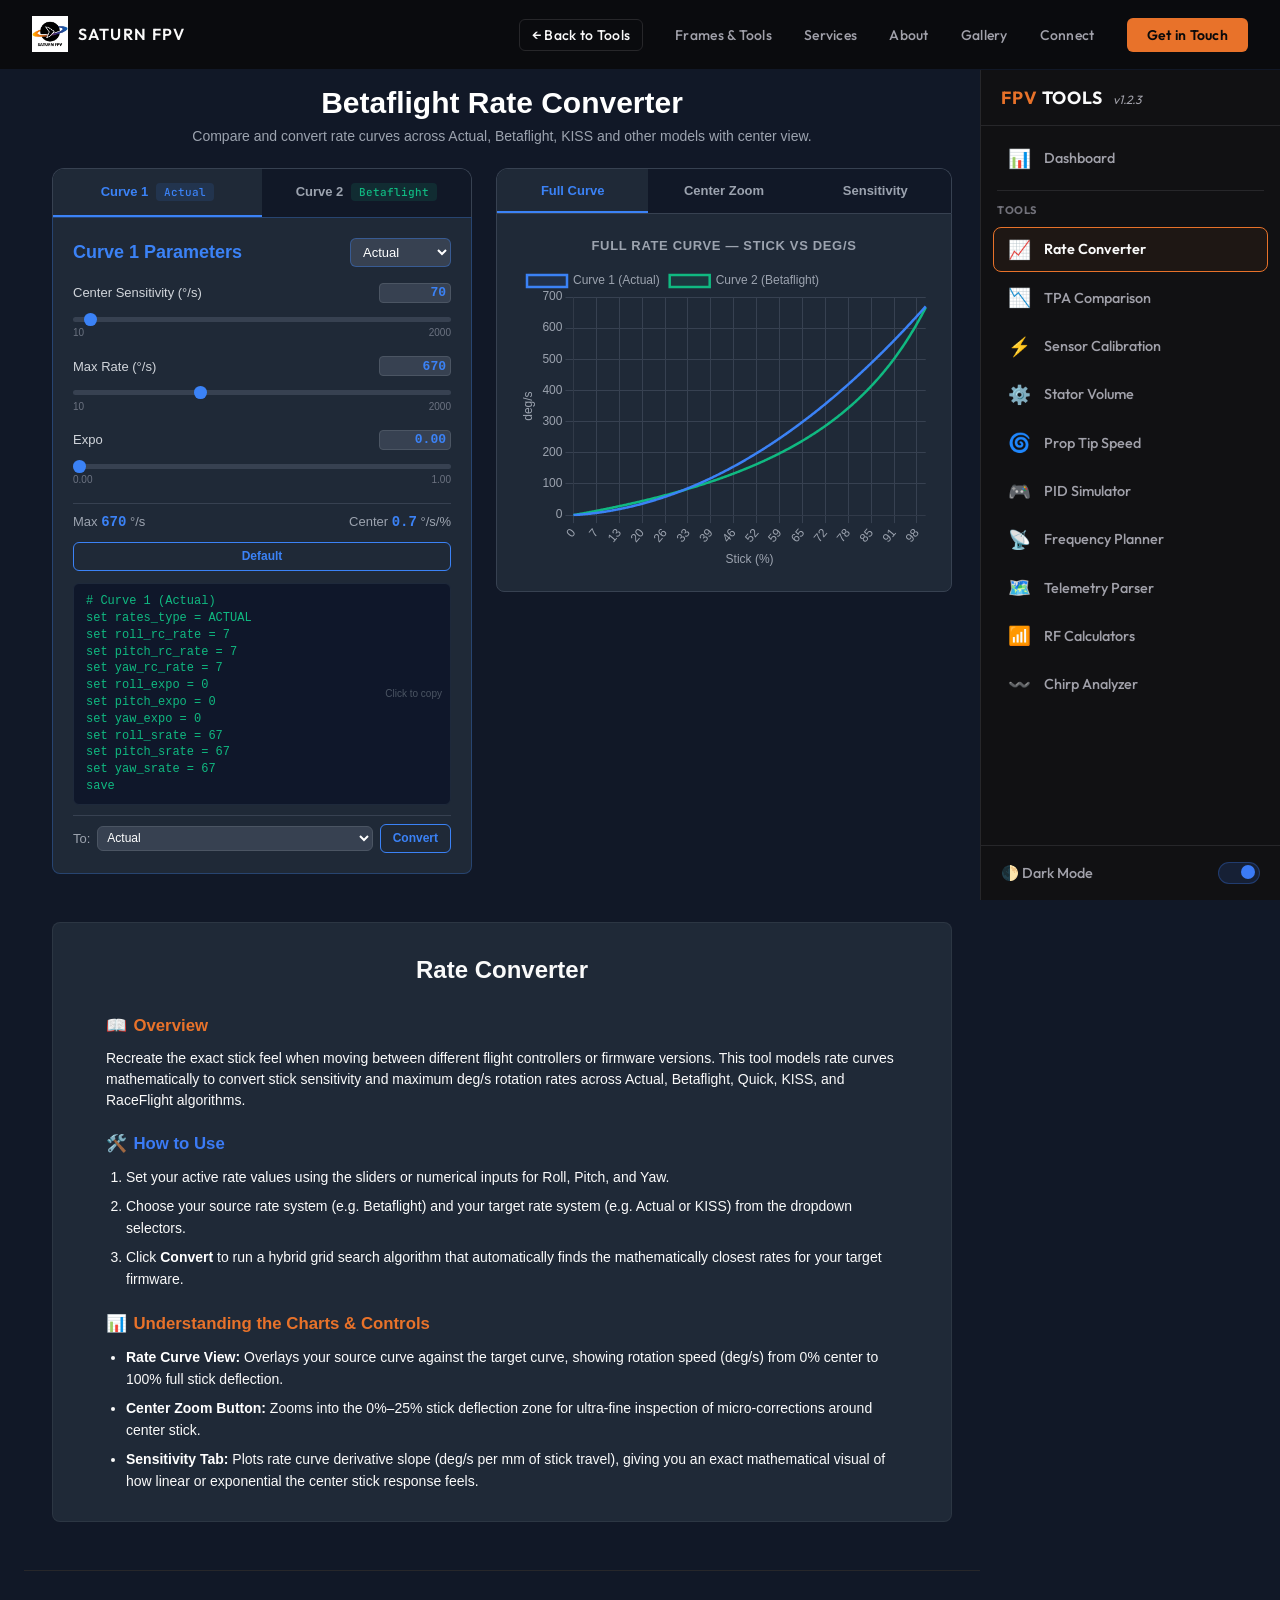
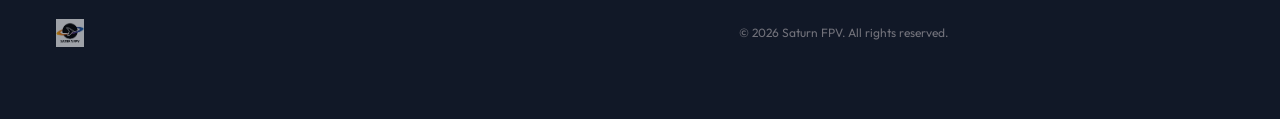
<file: tools/rate-converter.html>
<!DOCTYPE html>
<html lang="en">
<head>
    <meta charset="UTF-8">
    <meta name="viewport" content="width=device-width, initial-scale=1.0">
    <title>Betaflight Rate Converter - Saturn FPV</title>
    <script src="../js/chart.umd.min.js"></script>
    <style>
        * { margin: 0; padding: 0; box-sizing: border-box; }
        body {
            font-family: -apple-system, BlinkMacSystemFont, 'Segoe UI', Roboto, 'Helvetica Neue', Arial, sans-serif;
            background-color: #111827; color: white; padding: 1.5rem; min-height: 100vh;
        }
        .container { max-width: 900px; margin: 0 auto; }
        h1 { font-size: 1.875rem; font-weight: bold; margin-bottom: 0.5rem; text-align: center; }
        .subtitle { text-align: center; color: #9ca3af; font-size: 0.875rem; margin-bottom: 1.5rem; }

        .charts-grid { display: grid; grid-template-columns: 1fr; gap: 1.5rem; margin-bottom: 1.5rem; }
        @media (min-width: 1024px) {
            .charts-grid { grid-template-columns: 1fr 1fr; }
            .charts-grid .chart-box:first-child { grid-column: 1 / -1; }
        }
        .chart-box { background-color: #1f2937; border-radius: 0.5rem; padding: 1.5rem; }
        .chart-box h3 {
            font-size: 0.8125rem; color: #9ca3af; margin-bottom: 0.75rem;
            text-align: center; text-transform: uppercase; letter-spacing: 0.05em;
        }

        .controls-grid { display: grid; grid-template-columns: 1fr; gap: 1.5rem; margin-bottom: 1.5rem; }
        @media (min-width: 768px)  { .controls-grid { grid-template-columns: 1fr 1fr; } }
        @media (min-width: 1200px) { .controls-grid { grid-template-columns: 1fr 1fr 1fr; } }

        .panel { background-color: #1f2937; border-radius: 0.5rem; padding: 1.25rem; border: 1px solid #374151; }
        .panel-hdr { display: flex; justify-content: space-between; align-items: center; margin-bottom: 1rem; }
        .panel-hdr h2 { font-size: 1.125rem; font-weight: 600; }

        .sel {
            background-color: #374151; color: white; border: 1px solid #4b5563;
            border-radius: 0.375rem; padding: 0.3rem 0.5rem; font-size: 0.8125rem; cursor: pointer; outline: none;
        }

        .sg { margin-bottom: 1.125rem; }
        .sg:last-of-type { margin-bottom: 0; }
        .sg label { display: flex; justify-content: space-between; align-items: center; margin-bottom: 0.3rem; font-size: 0.8125rem; }
        .sg .pn { color: #d1d5db; }
        .val { font-family: 'Courier New', monospace; font-weight: bold; font-size: 0.875rem; }

        .ni {
            background-color: #374151; color: inherit; border: 1px solid #4b5563; border-radius: 0.25rem;
            padding: 0.1rem 0.25rem; font-family: 'Courier New', monospace; font-weight: bold;
            font-size: 0.8125rem; width: 4.5rem; text-align: right; outline: none;
        }
        .ni:focus { border-color: var(--ac, #3b82f6); }

        input[type="range"] {
            width: 100%; height: 0.3rem; background-color: #374151; border-radius: 0.5rem;
            outline: none; cursor: pointer; -webkit-appearance: none; appearance: none;
        }
        input[type="range"]::-webkit-slider-thumb {
            -webkit-appearance: none; width: 0.8rem; height: 0.8rem; border-radius: 50%; cursor: pointer;
        }
        input[type="range"]::-moz-range-thumb {
            width: 0.8rem; height: 0.8rem; border-radius: 50%; cursor: pointer; border: none;
        }
        .rl { display: flex; justify-content: space-between; font-size: 0.625rem; color: #6b7280; margin-top: 0.1rem; }

        .c0 { --ac: #3b82f6; } .c1 { --ac: #10b981; } .c2 { --ac: #f59e0b; }
        .c0 h2, .c0 .val { color: #3b82f6; }
        .c1 h2, .c1 .val { color: #10b981; }
        .c2 h2, .c2 .val { color: #f59e0b; }
        .c0 .panel { border-color: rgba(59,130,246,.3); }
        .c1 .panel { border-color: rgba(16,185,129,.3); }
        .c2 .panel { border-color: rgba(245,158,11,.3); }
        .c0 input[type="range"]::-webkit-slider-thumb { background-color: #3b82f6; }
        .c0 input[type="range"]::-moz-range-thumb     { background-color: #3b82f6; }
        .c1 input[type="range"]::-webkit-slider-thumb { background-color: #10b981; }
        .c1 input[type="range"]::-moz-range-thumb     { background-color: #10b981; }
        .c2 input[type="range"]::-webkit-slider-thumb { background-color: #f59e0b; }
        .c2 input[type="range"]::-moz-range-thumb     { background-color: #f59e0b; }
        .c0 .sel { border-color: rgba(59,130,246,.4); }
        .c1 .sel { border-color: rgba(16,185,129,.4); }
        .c2 .sel { border-color: rgba(245,158,11,.4); }

        .stats {
            display: flex; justify-content: space-between; padding-top: 0.6rem;
            margin-top: 0.75rem; border-top: 1px solid #374151; font-size: 0.8125rem;
        }
        .stats .sl { color: #9ca3af; }

        .cvt-row {
            display: flex; align-items: center; gap: 0.4rem; margin-top: 0.6rem;
            padding-top: 0.5rem; border-top: 1px solid #374151; font-size: 0.8125rem;
        }
        .cvt-row label { color: #9ca3af; white-space: nowrap; }
        .cvt-row select {
            background-color: #374151; color: white; border: 1px solid #4b5563;
            border-radius: 0.375rem; padding: 0.2rem 0.35rem; font-size: 0.75rem; cursor: pointer; outline: none; flex: 1;
        }
        .btn {
            padding: 0.4rem 0.75rem; border: 1px solid var(--ac, #3b82f6); background: transparent;
            color: var(--ac, #3b82f6); border-radius: 0.375rem; cursor: pointer;
            font-size: 0.75rem; font-weight: 600; transition: background .15s, color .15s; white-space: nowrap;
        }
        .btn:hover { background: var(--ac, #3b82f6); color: #111827; }

        .info { display: none; }
        .cli-box {
            background-color: #0f172a; border: 1px solid #1e293b; border-radius: 0.375rem;
            padding: 0.6rem 0.75rem; margin-top: 0.75rem; font-family: 'Courier New', monospace;
            font-size: 0.75rem; color: #10b981; position: relative; cursor: pointer;
            line-height: 1.4; text-align: left;
        }
        .cli-box:hover { border-color: #334155; }
        .cli-box .copy-hint {
            position: absolute; right: 0.5rem; top: 50%; transform: translateY(-50%);
            font-size: 0.625rem; color: #4b5563; font-family: -apple-system, sans-serif;
        }
        .cli-box.copied .copy-hint { color: #10b981; }

        /* Togglable results tabs */
        .results-tabs {
            display: flex;
            background: #111827;
            border: 1px solid #374151;
            border-radius: 0.75rem 0.75rem 0 0;
            overflow: hidden;
            border-bottom: none;
        }
        .results-tab {
            flex: 1;
            background: #111827;
            border: none;
            color: #9ca3af;
            padding: 0.85rem 1rem;
            font-size: 0.8125rem;
            font-weight: 600;
            cursor: pointer;
            transition: all 0.2s;
            text-align: center;
            border-bottom: 2px solid transparent;
            display: flex;
            align-items: center;
            justify-content: center;
            gap: 0.5rem;
            font-family: inherit;
        }
        .results-tab:hover {
            color: white;
            background: rgba(255,255,255,0.02);
        }
        .results-tab.active {
            color: #3b82f6;
            background: #1f2937;
            border-bottom: 2px solid #3b82f6;
        }
        .results-tab.active.ctrl0-active {
            color: #3b82f6;
            border-bottom: 2px solid #3b82f6;
        }
        .results-tab.active.ctrl1-active {
            color: #10b981;
            border-bottom: 2px solid #10b981;
        }
        .results-tab.active.ctrl0-active .vbadge-tab {
            background: rgba(59,130,246,0.15);
            color: #3b82f6;
        }
        .results-tab.active.ctrl1-active .vbadge-tab {
            background: rgba(16,185,129,0.15);
            color: #10b981;
        }
        .vbadge-tab {
            font-size: 0.6875rem;
            font-weight: 500;
            background: rgba(55,65,81,0.5);
            padding: 0.15rem 0.5rem;
            border-radius: 0.25rem;
            color: #9ca3af;
            font-family: 'JetBrains Mono', 'Fira Code', monospace;
            transition: all 0.2s;
        }
        .vbadge-blue {
            color: #3b82f6 !important;
            background: rgba(59, 130, 246, 0.12) !important;
        }
        .vbadge-green {
            color: #10b981 !important;
            background: rgba(16, 185, 129, 0.12) !important;
        }
        .chart-tab-content {
            width: 100%;
        }
        .chart-tab-content.hidden {
            position: absolute;
            top: 1.25rem;
            left: 1.25rem;
            width: calc(100% - 2.5rem);
            opacity: 0;
            pointer-events: none;
            visibility: hidden;
            z-index: -1;
        }
        .control-tab-content {
            width: 100%;
        }
        .input-results-grid {
            display: grid;
            grid-template-columns: 1fr;
            gap: 1.5rem;
            margin-bottom: 1.5rem;
        }
        .input-results-grid > div:first-child {
            order: 2;
        }
        .input-results-grid > div:last-child {
            order: 1;
        }
        @media (min-width: 1024px) {
            .input-results-grid { grid-template-columns: 420px 1fr; }
            .input-results-grid > div:first-child {
                order: 1;
            }
            .input-results-grid > div:last-child {
                order: 2;
            }
        }
        body.light-theme {
            background-color: #f3f4f6 !important;
            color: #1f2937 !important;
        }
        body.light-theme .panel,
        body.light-theme .chart-box {
            background-color: #ffffff !important;
            border-color: #d1d5db !important;
            color: #1f2937 !important;
        }
        body.light-theme .chart-box h3,
        body.light-theme label,
        body.light-theme .panel-hdr h2,
        body.light-theme .sg label,
        body.light-theme .sg .pn,
        body.light-theme .stats .sl,
        body.light-theme .cvt-row label,
        body.light-theme .rl {
            color: #4b5563 !important;
        }
        body.light-theme input[type="number"],
        body.light-theme select,
        body.light-theme .sel,
        body.light-theme .ni {
            background-color: #f9fafb !important;
            color: #111827 !important;
            border-color: #d1d5db !important;
        }
        body.light-theme input[type="number"]:focus,
        body.light-theme select:focus,
        body.light-theme .sel:focus,
        body.light-theme .ni:focus {
            border-color: #3b82f6 !important;
        }
        body.light-theme input[type="range"] {
            background-color: #e5e7eb !important;
        }
        body.light-theme h1,
        body.light-theme h2,
        body.light-theme .val {
            color: #111827 !important;
        }
        body.light-theme .c0 h2, body.light-theme .c0 .val { color: #2563eb !important; }
        body.light-theme .c1 h2, body.light-theme .c1 .val { color: #059669 !important; }
        body.light-theme .c2 h2, body.light-theme .c2 .val { color: #d97706 !important; }
        body.light-theme .c0 .panel { border-color: rgba(37,99,235,.3) !important; }
        body.light-theme .c1 .panel { border-color: rgba(5,150,105,.3) !important; }
        body.light-theme .c2 .panel { border-color: rgba(217,119,6,.3) !important; }
        body.light-theme .c0 .sel { border-color: rgba(37,99,235,.4) !important; }
        body.light-theme .c1 .sel { border-color: rgba(5,150,105,.4) !important; }
        body.light-theme .c2 .sel { border-color: rgba(217,119,6,.4) !important; }
        body.light-theme .c0 input[type="range"]::-webkit-slider-thumb { background-color: #2563eb !important; }
        body.light-theme .c0 input[type="range"]::-moz-range-thumb     { background-color: #2563eb !important; }
        body.light-theme .c1 input[type="range"]::-webkit-slider-thumb { background-color: #059669 !important; }
        body.light-theme .c1 input[type="range"]::-moz-range-thumb     { background-color: #059669 !important; }
        body.light-theme .c2 input[type="range"]::-webkit-slider-thumb { background-color: #d97706 !important; }
        body.light-theme .c2 input[type="range"]::-moz-range-thumb     { background-color: #d97706 !important; }
        body.light-theme .stats, body.light-theme .cvt-row { border-top-color: #e5e7eb !important; }
        body.light-theme .results-tabs {
            background-color: #f3f4f6 !important;
            border-color: #d1d5db !important;
        }
        body.light-theme .results-tab {
            background-color: #f3f4f6 !important;
            color: #4b5563 !important;
            border-color: #d1d5db !important;
        }
        body.light-theme .results-tab.active {
            background-color: #ffffff !important;
            color: #2563eb !important;
            border-bottom-color: #2563eb !important;
        }
        body.light-theme .results-tab.active.ctrl0-active {
            color: #2563eb !important;
            border-bottom-color: #2563eb !important;
        }
        body.light-theme .results-tab.active.ctrl1-active {
            color: #059669 !important;
            border-bottom-color: #059669 !important;
        }
        body.light-theme .results-tab:hover {
            background-color: #e5e7eb !important;
            color: #111827 !important;
        }
        body.light-theme .vbadge-tab {
            background-color: #e5e7eb !important;
            color: #4b5563 !important;
        }
        body.light-theme .vbadge-blue {
            color: #2563eb !important;
            background-color: rgba(37, 99, 235, 0.1) !important;
        }
        body.light-theme .vbadge-green {
            color: #059669 !important;
            background-color: rgba(5, 150, 105, 0.1) !important;
        }
        body.light-theme .cli-box {
            background-color: #f3f4f6 !important;
            border-color: #d1d5db !important;
            color: #0f766e !important;
        }
        body.light-theme .cli-box:hover {
            border-color: #94a3b8 !important;
        }
        body.light-theme .cli-box .copy-hint {
            color: #64748b !important;
        }
        body.light-theme .cli-box.copied .copy-hint {
            color: #10b981 !important;
        }
    </style>
    <link rel="stylesheet" href="../css/fonts.css">
    <link rel="icon" type="image/png" href="../image/logo/favicon-32.png">
</head>
<body>
    <script>
        (function() {
            var theme = localStorage.getItem('fpv-tools-theme') || 'dark';
            if (theme === 'light') {
                document.body.classList.add('light-theme');
            }
        })();
    </script>

<div class="container">
    <h1>Betaflight Rate Converter</h1>
    <p class="subtitle">Compare and convert rate curves across Actual, Betaflight, KISS and other models with center view.</p>
    
    <div class="input-results-grid">
        <!-- Curve Controls (Inputs) -->
        <div>
            <div class="results-tabs" style="margin-bottom: 0;">
                <button class="results-tab active ctrl0-active" id="tab-btn-ctrl-0" onclick="setControlTab(0)">
                    Curve 1 <span class="vbadge-tab vbadge-blue" id="badge-ctrl-0">Actual</span>
                </button>
                <button class="results-tab" id="tab-btn-ctrl-1" onclick="setControlTab(1)">
                    Curve 2 <span class="vbadge-tab vbadge-green" id="badge-ctrl-1">Betaflight</span>
                </button>
            </div>
            <div class="controls-grid" id="cg" style="grid-template-columns: 1fr; margin-bottom: 0;"></div>
        </div>

        <!-- Charts (Outputs) -->
        <div>
            <div class="results-tabs" style="margin-bottom: 0;">
                <button class="results-tab active" id="tab-btn-chFull" onclick="setChartTab('chFull')">
                    Full Curve
                </button>
                <button class="results-tab" id="tab-btn-chCenter" onclick="setChartTab('chCenter')">
                    Center Zoom
                </button>
                <button class="results-tab" id="tab-btn-chDeriv" onclick="setChartTab('chDeriv')">
                    Sensitivity
                </button>
            </div>
            <div class="panel" style="position: relative; border-top-left-radius:0; border-top-right-radius:0; margin-bottom: 0; border-color: #374151;">
                <div id="chart-tab-chFull" class="chart-tab-content">
                    <div class="chart-box" style="background:transparent; padding:0.25rem 0 0 0;"><h3>Full Rate Curve &mdash; Stick vs deg/s</h3><canvas id="chFull"></canvas></div>
                </div>
                <div id="chart-tab-chCenter" class="chart-tab-content hidden">
                    <div class="chart-box" style="background:transparent; padding:0.25rem 0 0 0;"><h3>Center Zoom (&plusmn;20% Stick)</h3><canvas id="chCenter"></canvas></div>
                </div>
                <div id="chart-tab-chDeriv" class="chart-tab-content hidden">
                    <div class="chart-box" style="background:transparent; padding:0.25rem 0 0 0;"><h3>Sensitivity (&Delta; deg/s per 1% Stick)</h3><canvas id="chDeriv"></canvas></div>
                </div>
            </div>
        </div>
    </div>

    <div class="info">
        <strong>Betaflight Rate Converter</strong> &mdash;
        Compare and convert rate curves across Actual, Betaflight, Quick, KISS and RaceFlight rate types.
        Formulas from <a href="https://github.com/betaflight/betaflight/blob/master/src/main/fc/rc.c" target="_blank">betaflight/src/main/fc/rc.c</a>.
        Use <strong>Convert</strong> to best-fit one curve to another rate type.
    </div>
</div>
<script>
var currentChartTab = 'chFull';
var currentControlTab = 0;

// ================================================================
//  EXACT RATE FORMULAS from betaflight/src/main/fc/rc.c
//  All inputs use Configurator-facing values, internally
//  converted to match CLI values used in the C source.
// ================================================================
var LIMIT = 1998;
var RC_RATE_INCREMENTAL = 14.54;

function clamp(v, lo, hi) { return Math.max(lo, Math.min(hi, v)); }
function power3(x) { return x * x * x; }
function power5(x) { return x * x * x * x * x; }

// ----------------------------------------------------------------
//  applyBetaflightRates (from rc.c)
//  GUI: rcRate 0.01..2.55, superRate 0..1.00, expo 0..1.00
//  CLI: rcRates = rcRate*100, rates = superRate*100, rcExpo = expo*100
// ----------------------------------------------------------------
function bfRate(rc, rcRateGui, superRateGui, expoGui) {
    var rcAbs = Math.abs(rc);
    var rcCommandf = rc;
    // expo (CLI rcExpo = expoGui * 100)
    var expof = expoGui;
    if (expof > 0) {
        rcCommandf = rcCommandf * power3(rcAbs) * expof + rcCommandf * (1 - expof);
    }
    // rcRate (CLI rcRates = rcRateGui * 100)
    var rcRate = rcRateGui;
    if (rcRate > 2.0) {
        rcRate += RC_RATE_INCREMENTAL * (rcRate - 2.0);
    }
    var angleRate = 200.0 * rcRate * rcCommandf;
    // superRate (CLI rates = superRateGui * 100)
    var superRate = superRateGui;
    if (superRate > 0) {
        var rcSuperfactor = 1.0 / clamp(1.0 - (rcAbs * superRate), 0.01, 1.0);
        angleRate *= rcSuperfactor;
    }
    return clamp(angleRate, -LIMIT, LIMIT);
}

// ----------------------------------------------------------------
//  applyActualRates (from rc.c)
//  GUI: centerSens (deg/s), maxRate (deg/s), expo 0..1.00
//  CLI: rcRates = centerSens/10, rates = maxRate/10, rcExpo = expo*100
//
//  CRITICAL: expof = rcAbs * (power5(rc) * expo + rc * (1 - expo))
//  This gives NATURAL curve even at expo=0 since expof = rc² for expo=0
// ----------------------------------------------------------------
function actRate(rc, centerSensGui, maxRateGui, expoGui) {
    var rcAbs = Math.abs(rc);
    // CLI: rcExpo = expoGui * 100, then /100 in code = expoGui
    var expo = expoGui;
    // expof = rcCommandfAbs * (power5(rcCommandf) * expof + rcCommandf * (1 - expof))
    var expof = rcAbs * (power5(rc) * expo + rc * (1 - expo));
    // CLI: rcRates * 10 = centerSensGui (already in deg/s)
    var centerSensitivity = centerSensGui;
    // CLI: rates * 10 = maxRateGui (already in deg/s)
    var stickMovement = Math.max(0, maxRateGui - centerSensitivity);
    var angleRate = rc * centerSensitivity + stickMovement * expof;
    return clamp(angleRate, -LIMIT, LIMIT);
}

// ----------------------------------------------------------------
//  applyQuickRates (from rc.c)
//  GUI: rcRate 0.01..2.55, maxRate (deg/s), expo 0..1.00
//  CLI: rcRates = rcRate*100, rates = maxRate/10, rcExpo = expo*100
//
//  Quick uses: rcRate = rcRates[axis] * 2 (CLI value * 2)
//  So GUI rcRate 1.00 -> CLI 100 -> code: rcRate = 100*2 = 200
//  But GUI shows 0.01..2.55 and code formula wants rcRates*2
//  rcRates (CLI) = rcRateGui * 100, then code: rcRate = rcRates * 2
// ----------------------------------------------------------------
function qkRate(rc, rcRateGui, maxRateGui, expoGui) {
    var rcAbs = Math.abs(rc);
    // CLI: rcRates = rcRateGui * 100, code: rcRate = rcRates * 2
    var rcRate = rcRateGui * 100 * 2;  // in raw units like the C code
    // CLI: rates = maxRateGui / 10, code: maxDPS = rates * 10
    var maxDPS = Math.max(maxRateGui, rcRate);  // maxDPS already in matching units? 
    // Wait - let me re-read: rcRate = rcRates[axis] * 2 where rcRates is CLI value
    // CLI rcRates for Quick: if GUI shows 1.00, CLI = 100 (same as BF rates)
    // code: rcRate = 100 * 2 = 200
    // code: maxDPS = MAX(rates[axis] * 10, rcRate) = MAX(maxRateGui, 200)
    // But maxRateGui is in deg/s (e.g. 670), and rcRate is 200... units don't match!
    // Actually looking more carefully: rcRate is used as deg/s directly: angleRate = curve * rcRate * superFactor
    // So rcRate = rcRates * 2 where rcRates is CLI 1-255, giving rcRate = 2-510 (deg/s)
    // And maxDPS = rates * 10 where rates is CLI 1-200, giving 10-2000 (deg/s)
    // GUI rcRate 1.00 = CLI 100, code rcRate = 200 deg/s center base
    // GUI maxRate 670 = CLI 67, code maxDPS = 670 deg/s

    rcRate = rcRateGui * 200;  // GUI 1.00 -> 200 deg/s base
    maxDPS = Math.max(maxRateGui, rcRate);

    var expo = expoGui;
    var superFactorConfig = (maxDPS / rcRate - 1) / (maxDPS / rcRate);

    var curve, superFactor, angleRate;
    if (expo > 0) {
        curve = rc * power3(rcAbs) * expo + rc * (1 - expo);
        superFactor = 1.0 / clamp(1.0 - (rcAbs * superFactorConfig), 0.01, 1.0);
        angleRate = clamp(curve * rcRate * superFactor, -LIMIT, LIMIT);
    } else {
        superFactor = 1.0 / clamp(1.0 - (rcAbs * superFactorConfig), 0.01, 1.0);
        angleRate = clamp(rc * rcRate * superFactor, -LIMIT, LIMIT);
    }
    return angleRate;
}

// ----------------------------------------------------------------
//  applyKissRates (from rc.c)
//  GUI: rcRate 0.01..2.55, rate 0.00..0.99, rcCurve 0.00..1.00
//  CLI: rcRates = rcRate*100 (but code uses /1000), rates = rate*100, rcExpo = rcCurve*100
// ----------------------------------------------------------------
function kissRate(rc, rcRateGui, rateGui, rcCurveGui) {
    var rcAbs = Math.abs(rc);
    // CLI rcExpo = rcCurveGui * 100, code: /100 = rcCurveGui
    var rcCurvef = rcCurveGui;
    // CLI rates = rateGui * 100, code: /100 = rateGui
    var kissRpyUseRates = 1.0 / clamp(1.0 - (rcAbs * rateGui), 0.01, 1.0);
    // CLI rcRates = rcRateGui * 100, code: rcRates / 1000 = rcRateGui * 100 / 1000 = rcRateGui / 10
    var kissRcCommandf = (power3(rc) * rcCurvef + rc * (1 - rcCurvef)) * (rcRateGui / 10.0);
    var kissAngle = clamp(2000.0 * kissRpyUseRates * kissRcCommandf, -LIMIT, LIMIT);
    return kissAngle;
}

// ----------------------------------------------------------------
//  applyRaceFlightRates (from rc.c)
//  GUI: rate (deg/s), expo 0..100, acroPlus 0..100
//  CLI: rcRates = rate/10, rcExpo = expo (0-100), rates = acroPlus (0-100)
// ----------------------------------------------------------------
function rfRate(rc, rateGui, expoGui, acroGui) {
    var rcAbs = Math.abs(rc);
    // CLI rcExpo = expoGui (0-100), code: 0.01 * rcExpo = expoGui * 0.01
    // expo curve: (1 + 0.01 * rcExpo * (rc*rc - 1)) * rc
    var rcCommandf = (1.0 + 0.01 * expoGui * (rc * rc - 1.0)) * rc;
    // CLI rcRates = rateGui / 10, code: 10 * rcRates = rateGui
    var angleRate = rateGui * rcCommandf;
    // CLI rates = acroGui (0-100), code: rates * 0.01
    angleRate = angleRate * (1 + rcAbs * acroGui * 0.01);
    return clamp(angleRate, -LIMIT, LIMIT);
}

// ================================================================
//  RATE TYPE DEFINITIONS (GUI-facing values)
// ================================================================
var RT = {
    actual: {
        name: 'Actual',
        p: [
            { k:'p1', label:'Center Sensitivity', unit:'\u00b0/s', min:10, max:2000, step:10, def:70 },
            { k:'p2', label:'Max Rate',           unit:'\u00b0/s', min:10, max:2000, step:10, def:670 },
            { k:'p3', label:'Expo',               unit:'',         min:0,  max:1,    step:0.01, def:0 }
        ],
        fn: function(rc, p) { return actRate(rc, p.p1, p.p2, p.p3); }
    },
    betaflight: {
        name: 'Betaflight',
        p: [
            { k:'p1', label:'RC Rate',    unit:'', min:0.01, max:2.55, step:0.01, def:1.00 },
            { k:'p2', label:'Super Rate', unit:'', min:0,    max:1.00, step:0.01, def:0.70 },
            { k:'p3', label:'RC Expo',    unit:'', min:0,    max:1.00, step:0.01, def:0.00 }
        ],
        fn: function(rc, p) { return bfRate(rc, p.p1, p.p2, p.p3); }
    },
    quick: {
        name: 'Quick',
        p: [
            { k:'p1', label:'RC Rate',  unit:'',         min:0.01, max:2.55, step:0.01, def:1.00 },
            { k:'p2', label:'Max Rate', unit:'\u00b0/s', min:10,   max:2000, step:10,   def:670 },
            { k:'p3', label:'Expo',     unit:'',         min:0,    max:1.00, step:0.01, def:0.00 }
        ],
        fn: function(rc, p) { return qkRate(rc, p.p1, p.p2, p.p3); }
    },
    kiss: {
        name: 'KISS',
        p: [
            { k:'p1', label:'RC Rate',  unit:'', min:0.01, max:2.55, step:0.01, def:1.00 },
            { k:'p2', label:'Rate',     unit:'', min:0,    max:0.99, step:0.01, def:0.70 },
            { k:'p3', label:'RC Curve', unit:'', min:0,    max:1.00, step:0.01, def:0.00 }
        ],
        fn: function(rc, p) { return kissRate(rc, p.p1, p.p2, p.p3); }
    },
    raceflight: {
        name: 'RaceFlight',
        p: [
            { k:'p1', label:'Rate',  unit:'\u00b0/s', min:10, max:1998, step:1,  def:370 },
            { k:'p2', label:'Expo',  unit:'',          min:0,  max:100,  step:1,  def:50 },
            { k:'p3', label:'Acro+', unit:'',          min:0,  max:100,  step:1,  def:80 }
        ],
        fn: function(rc, p) { return rfRate(rc, p.p1, p.p2, p.p3); }
    }
};

// ================================================================
//  CURVE STATE
// ================================================================
var C = [
    { id:0, type:'actual',     v:{}, col:'#3b82f6', colA:'rgba(59,130,246,.1)',  css:'c0', lbl:'Curve 1' },
    { id:1, type:'betaflight', v:{}, col:'#10b981', colA:'rgba(16,185,129,.1)',  css:'c1', lbl:'Curve 2' }
];
C.forEach(function(c) {
    RT[c.type].p.forEach(function(p) { c.v[p.k] = p.def; });
    c.sourceType = c.type;
    c.sourceV = Object.assign({}, c.v);
});

// ================================================================
//  CHARTS
// ================================================================
function copts(yLbl, xLbl) {
    return {
        responsive: true, maintainAspectRatio: true, aspectRatio: 1.35,
        animation: { duration: 0 },
        plugins: {
            legend: { align: 'start', labels: { color:'#9ca3af', font:{ size:12 } } },
            tooltip: { backgroundColor:'#1f2937', titleColor:'#9ca3af', bodyColor:'#fff', borderColor:'#374151', borderWidth:1 }
        },
        scales: {
            x: { title:{ display:true, text:xLbl, color:'#9ca3af' }, ticks:{ color:'#9ca3af' }, grid:{ color:'#374151' } },
            y: { title:{ display:true, text:yLbl, color:'#9ca3af' }, ticks:{ color:'#9ca3af' }, grid:{ color:'#374151' } }
        }
    };
}
function mkds() {
    return C.map(function(c) {
        return { label:c.lbl, borderColor:c.col, backgroundColor:c.colA, borderWidth:2.5, tension:0.1, pointRadius:0, data:[] };
    });
}

var chFull   = new Chart(document.getElementById('chFull').getContext('2d'),   { type:'line', data:{ labels:[], datasets:mkds() }, options:copts('deg/s','Stick (%)') });
var chCenter = new Chart(document.getElementById('chCenter').getContext('2d'), { type:'line', data:{ labels:[], datasets:mkds() }, options:copts('deg/s','Stick (%)') });
var chDeriv  = new Chart(document.getElementById('chDeriv').getContext('2d'),  { type:'line', data:{ labels:[], datasets:mkds() }, options:copts('\u0394 deg/s per 1%','Stick (%)') });

// ================================================================
//  REFRESH
// ================================================================
function refresh() {
    var N = 200, Nc = 100;
    var fLabels = [], cLabels = [];
    for (var i = 0; i <= N; i++) fLabels.push(Math.round(100 * i / N));
    for (var i = 0; i <= Nc; i++) cLabels.push(Math.round(-20 + 40 * i / Nc));
    chFull.data.labels = fLabels;
    chDeriv.data.labels = fLabels;
    chCenter.data.labels = cLabels;

    for (var idx = 0; idx < C.length; idx++) {
        var fn = RT[C[idx].type].fn;
        var fd = [], cd = [], dd = [];

        // Full curve 0..100%
        for (var i = 0; i <= N; i++) fd.push(fn(i / N, C[idx].v));
        chFull.data.datasets[idx].data = fd;

        // Center zoom -20..+20%
        for (var i = 0; i <= Nc; i++) cd.push(fn(-0.2 + 0.4 * i / Nc, C[idx].v));
        chCenter.data.datasets[idx].data = cd;

        // Sensitivity (derivative)
        var h = 0.001;
        for (var i = 0; i <= N; i++) {
            var rc = i / N;
            var lo = fn(Math.max(0, rc - h), C[idx].v);
            var hi = fn(Math.min(1, rc + h), C[idx].v);
            dd.push((hi - lo) / (2 * h) / 100);
        }
        chDeriv.data.datasets[idx].data = dd;

        // Update legend labels
        var lbl = C[idx].lbl + ' (' + RT[C[idx].type].name + ')';
        chFull.data.datasets[idx].label = lbl;
        chFull.data.datasets[idx].borderColor = C[idx].col;
        chFull.data.datasets[idx].backgroundColor = C[idx].colA;
        chCenter.data.datasets[idx].label = lbl;
        chCenter.data.datasets[idx].borderColor = C[idx].col;
        chCenter.data.datasets[idx].backgroundColor = C[idx].colA;
        chDeriv.data.datasets[idx].label = lbl;
        chDeriv.data.datasets[idx].borderColor = C[idx].col;
        chDeriv.data.datasets[idx].backgroundColor = C[idx].colA;
    }
    chFull.update(); chCenter.update(); chDeriv.update();
    updateStats();
}

function updateStats() {
    for (var idx = 0; idx < C.length; idx++) {
        var c = C[idx], fn = RT[c.type].fn;
        var maxR = Math.abs(fn(1.0, c.v));
        var cSens = Math.abs(fn(0.005, c.v)) / 0.005 / 100;
        document.getElementById('mx' + c.id).textContent = Math.round(maxR);
        document.getElementById('cs' + c.id).textContent = cSens.toFixed(1);
        
        // Update CLI box text dynamically
        var cliText = getCLIString(c);
        document.getElementById('cli-text-' + c.id).innerText = cliText;
    }
}

function getCLIString(c) {
    var lines = [];
    lines.push("# " + c.lbl + " (" + RT[c.type].name + ")");
    lines.push("set rates_type = " + c.type.toUpperCase());
    
    if (c.type === 'actual') {
        lines.push("set roll_rc_rate = " + Math.round(c.v.p1 / 10));
        lines.push("set pitch_rc_rate = " + Math.round(c.v.p1 / 10));
        lines.push("set yaw_rc_rate = " + Math.round(c.v.p1 / 10));
        lines.push("set roll_expo = " + Math.round(c.v.p3 * 100));
        lines.push("set pitch_expo = " + Math.round(c.v.p3 * 100));
        lines.push("set yaw_expo = " + Math.round(c.v.p3 * 100));
        lines.push("set roll_srate = " + Math.round(c.v.p2 / 10));
        lines.push("set pitch_srate = " + Math.round(c.v.p2 / 10));
        lines.push("set yaw_srate = " + Math.round(c.v.p2 / 10));
    } else if (c.type === 'betaflight') {
        lines.push("set roll_rc_rate = " + Math.round(c.v.p1 * 100));
        lines.push("set pitch_rc_rate = " + Math.round(c.v.p1 * 100));
        lines.push("set yaw_rc_rate = " + Math.round(c.v.p1 * 100));
        lines.push("set roll_expo = " + Math.round(c.v.p3 * 100));
        lines.push("set pitch_expo = " + Math.round(c.v.p3 * 100));
        lines.push("set yaw_expo = " + Math.round(c.v.p3 * 100));
        lines.push("set roll_srate = " + Math.round(c.v.p2 * 100));
        lines.push("set pitch_srate = " + Math.round(c.v.p2 * 100));
        lines.push("set yaw_srate = " + Math.round(c.v.p2 * 100));
    } else if (c.type === 'quick') {
        lines.push("set roll_quick_rc_rate = " + Math.round(c.v.p1 * 100));
        lines.push("set pitch_quick_rc_rate = " + Math.round(c.v.p1 * 100));
        lines.push("set yaw_quick_rc_rate = " + Math.round(c.v.p1 * 100));
        lines.push("set roll_quick_max_rate = " + Math.round(c.v.p2 / 10));
        lines.push("set pitch_quick_max_rate = " + Math.round(c.v.p2 / 10));
        lines.push("set yaw_quick_max_rate = " + Math.round(c.v.p2 / 10));
        lines.push("set roll_quick_expo = " + Math.round(c.v.p3 * 100));
        lines.push("set pitch_quick_expo = " + Math.round(c.v.p3 * 100));
        lines.push("set yaw_quick_expo = " + Math.round(c.v.p3 * 100));
    } else if (c.type === 'kiss') {
        lines.push("set roll_kiss_rc_rate = " + Math.round(c.v.p1 * 1000));
        lines.push("set pitch_kiss_rc_rate = " + Math.round(c.v.p1 * 1000));
        lines.push("set yaw_kiss_rc_rate = " + Math.round(c.v.p1 * 1000));
        lines.push("set roll_kiss_rate = " + Math.round(c.v.p2 * 100));
        lines.push("set pitch_kiss_rate = " + Math.round(c.v.p2 * 100));
        lines.push("set yaw_kiss_rate = " + Math.round(c.v.p2 * 100));
        lines.push("set roll_kiss_expo = " + Math.round(c.v.p3 * 100));
        lines.push("set pitch_kiss_expo = " + Math.round(c.v.p3 * 100));
        lines.push("set yaw_kiss_expo = " + Math.round(c.v.p3 * 100));
    } else if (c.type === 'raceflight') {
        lines.push("set roll_rf_rate = " + Math.round(c.v.p1 / 10));
        lines.push("set pitch_rf_rate = " + Math.round(c.v.p1 / 10));
        lines.push("set yaw_rf_rate = " + Math.round(c.v.p1 / 10));
        lines.push("set roll_rf_expo = " + Math.round(c.v.p2));
        lines.push("set pitch_rf_expo = " + Math.round(c.v.p2));
        lines.push("set yaw_rf_expo = " + Math.round(c.v.p2));
        lines.push("set roll_rf_acro = " + Math.round(c.v.p3));
        lines.push("set pitch_rf_acro = " + Math.round(c.v.p3));
        lines.push("set yaw_rf_acro = " + Math.round(c.v.p3));
    }
    lines.push("save");
    return lines.join("\n");
}

function copyCLI(el) {
    var text = el.querySelector('span:first-child').innerText;
    navigator.clipboard.writeText(text).then(function() {
        var hint = el.querySelector('.copy-hint');
        hint.textContent = 'Copied!';
        el.classList.add('copied');
        setTimeout(function() {
            hint.textContent = 'Click to copy';
            el.classList.remove('copied');
        }, 2000);
    });
}

// ================================================================
//  CONVERSION - Hybrid coarse/fine grid search
//  Coarse pass at 5x step, then fine search around winner at 1x step
//  Uses 50 sample points for speed, MSE minimization
// ================================================================
function convert(src, tgtType) {
    var srcFn = RT[src.type].fn;
    var tgtRT = RT[tgtType];
    var pDefs = tgtRT.p;
    var S = 50;

    // Sample source curve
    var pts = [];
    for (var i = 0; i <= S; i++) pts.push(srcFn(i / S, src.v));

    function cost(v0, v1, v2) {
        var tv = { p1: v0, p2: v1, p3: v2 };
        var err = 0;
        for (var j = 0; j <= S; j++) {
            var d = tgtRT.fn(j / S, tv) - pts[j];
            err += d * d;
        }
        return err;
    }

    // Coarse grid search at 2x step size
    var cs0 = pDefs[0].step * 2;
    var cs1 = pDefs[1].step * 2;
    var cs2 = pDefs[2].step * 2;
    var bv0 = pDefs[0].def, bv1 = pDefs[1].def, bv2 = pDefs[2].def;
    var bErr = Infinity;

    for (var v0 = pDefs[0].min; v0 <= pDefs[0].max; v0 += cs0) {
        for (var v1 = pDefs[1].min; v1 <= pDefs[1].max; v1 += cs1) {
            for (var v2 = pDefs[2].min; v2 <= pDefs[2].max; v2 += cs2) {
                var e = cost(v0, v1, v2);
                if (e < bErr) { bErr = e; bv0 = v0; bv1 = v1; bv2 = v2; }
            }
        }
    }

    // Fine grid search around coarse winner at 1x step
    var margin = 4; // search ±4 coarse steps around best
    var s0 = pDefs[0].step, s1 = pDefs[1].step, s2 = pDefs[2].step;
    var lo0 = Math.max(pDefs[0].min, bv0 - margin * cs0);
    var hi0 = Math.min(pDefs[0].max, bv0 + margin * cs0);
    var lo1 = Math.max(pDefs[1].min, bv1 - margin * cs1);
    var hi1 = Math.min(pDefs[1].max, bv1 + margin * cs1);
    var lo2 = Math.max(pDefs[2].min, bv2 - margin * cs2);
    var hi2 = Math.min(pDefs[2].max, bv2 + margin * cs2);

    for (var v0 = lo0; v0 <= hi0; v0 += s0) {
        for (var v1 = lo1; v1 <= hi1; v1 += s1) {
            for (var v2 = lo2; v2 <= hi2; v2 += s2) {
                var e = cost(v0, v1, v2);
                if (e < bErr) { bErr = e; bv0 = v0; bv1 = v1; bv2 = v2; }
            }
        }
    }

    // Snap to step
    bv0 = Math.round(bv0 / s0) * s0;
    bv1 = Math.round(bv1 / s1) * s1;
    bv2 = Math.round(bv2 / s2) * s2;
    bv0 = clamp(bv0, pDefs[0].min, pDefs[0].max);
    bv1 = clamp(bv1, pDefs[1].min, pDefs[1].max);
    bv2 = clamp(bv2, pDefs[2].min, pDefs[2].max);

    return { p1: bv0, p2: bv1, p3: bv2 };
}

// ================================================================
//  UI BUILD
// ================================================================
function fmtV(v, step) {
    if (step < 1) { return Number(v).toFixed(Math.max(1, (String(step).split('.')[1] || '').length)); }
    return String(Math.round(v));
}

function build() {
    var cg = document.getElementById('cg');
    cg.innerHTML = '';
    C.forEach(function(c) {
        var rt = RT[c.type], w = document.createElement('div');
        w.className = 'control-tab-content ' + c.css;
        w.id = 'control-tab-' + c.id;
        if (c.id !== currentControlTab) {
            w.style.display = 'none';
        }
        
        var h = '<div class="panel" style="border-top-left-radius:0; border-top-right-radius:0;"><div class="panel-hdr"><h2>' + c.lbl + ' Parameters</h2><select class="sel" data-c="' + c.id + '">';
        Object.keys(RT).forEach(function(k) { h += '<option value="' + k + '"' + (k === c.type ? ' selected' : '') + '>' + RT[k].name + '</option>'; });
        h += '</select></div>';
        rt.p.forEach(function(p) {
            h += '<div class="sg"><label><span class="pn">' + p.label + (p.unit ? ' (' + p.unit + ')' : '') + '</span>';
            h += '<input class="ni val" type="text" data-c="' + c.id + '" data-p="' + p.k + '" value="' + fmtV(c.v[p.k], p.step) + '"></label>';
            h += '<input type="range" data-c="' + c.id + '" data-p="' + p.k + '" min="' + p.min + '" max="' + p.max + '" step="' + p.step + '" value="' + c.v[p.k] + '">';
            h += '<div class="rl"><span>' + fmtV(p.min, p.step) + '</span><span>' + fmtV(p.max, p.step) + '</span></div></div>';
        });
        h += '<div class="stats"><span><span class="sl">Max </span><span class="val" id="mx' + c.id + '">\u2014</span><span class="sl"> \u00b0/s</span></span>';
        h += '<span><span class="sl">Center </span><span class="val" id="cs' + c.id + '">\u2014</span><span class="sl"> \u00b0/s/%</span></span></div>';
        
        // Default button (resets current active flavor)
        h += '<button class="btn" data-reset="' + c.id + '" style="margin-top: 0.75rem; width: 100%;">Default</button>';

        // CLI copy window
        h += '<div class="cli-box" id="cli-' + c.id + '" onclick="copyCLI(this)">';
        h += '<span id="cli-text-' + c.id + '"></span>';
        h += '<span class="copy-hint">Click to copy</span></div>';
        
        h += '<div class="cvt-row"><label>To:</label><select id="ct' + c.id + '">';
        Object.keys(RT).forEach(function(k) { h += '<option value="' + k + '">' + RT[k].name + '</option>'; });
        h += '</select><button class="btn" data-c="' + c.id + '">Convert</button></div></div>';
        w.innerHTML = h;
        cg.appendChild(w);

        // Update tab dynamic badge
        var badge = document.getElementById('badge-ctrl-' + c.id);
        if (badge) {
            badge.textContent = RT[c.type].name;
        }
    });
    wire();
    refresh();
}

function wire() {
    var sliders = document.querySelectorAll('input[type="range"][data-c]');
    for (var s = 0; s < sliders.length; s++) {
        sliders[s].addEventListener('input', function(e) {
            var ci = +e.target.getAttribute('data-c'), pk = e.target.getAttribute('data-p');
            var val = parseFloat(e.target.value);
            C[ci].v[pk] = val;
            C[ci].sourceType = C[ci].type;
            C[ci].sourceV = Object.assign({}, C[ci].v);
            var pDef = RT[C[ci].type].p.find(function(p) { return p.k === pk; });
            var ni = document.querySelector('.ni[data-c="' + ci + '"][data-p="' + pk + '"]');
            if (ni) ni.value = fmtV(val, pDef.step);
            refresh();
        });
    }
    var nis = document.querySelectorAll('.ni[data-c]');
    for (var n = 0; n < nis.length; n++) {
        nis[n].addEventListener('change', function(e) {
            var ci = +e.target.getAttribute('data-c'), pk = e.target.getAttribute('data-p');
            var pDef = RT[C[ci].type].p.find(function(p) { return p.k === pk; });
            var val = parseFloat(e.target.value);
            if (isNaN(val)) return;
            val = clamp(Math.round(val / pDef.step) * pDef.step, pDef.min, pDef.max);
            C[ci].v[pk] = val;
            C[ci].sourceType = C[ci].type;
            C[ci].sourceV = Object.assign({}, C[ci].v);
            e.target.value = fmtV(val, pDef.step);
            var sl = document.querySelector('input[type="range"][data-c="' + ci + '"][data-p="' + pk + '"]');
            if (sl) sl.value = val;
            refresh();
        });
        nis[n].addEventListener('keydown', function(e) { if (e.key === 'Enter') e.target.blur(); });
    }
    var sels = document.querySelectorAll('.sel[data-c]');
    for (var t = 0; t < sels.length; t++) {
        sels[t].addEventListener('change', function(e) {
            var ci = +e.target.getAttribute('data-c');
            C[ci].type = e.target.value;
            RT[C[ci].type].p.forEach(function(p) { C[ci].v[p.k] = p.def; });
            C[ci].sourceType = C[ci].type;
            C[ci].sourceV = Object.assign({}, C[ci].v);
            build();
        });
    }
    var btns = document.querySelectorAll('.btn[data-c]');
    for (var b = 0; b < btns.length; b++) {
        btns[b].addEventListener('click', function(e) {
            var ci = +e.target.getAttribute('data-c');
            var tgt = document.getElementById('ct' + ci).value;
            if (tgt === C[ci].type) return;
            var nv;
            if (tgt === C[ci].sourceType) {
                nv = Object.assign({}, C[ci].sourceV);
            } else {
                nv = convert({ type: C[ci].sourceType, v: C[ci].sourceV }, tgt);
            }
            C[ci].type = tgt;
            C[ci].v = nv;
            build();
        });
    }
    var rstBtns = document.querySelectorAll('.btn[data-reset]');
    for (var r = 0; r < rstBtns.length; r++) {
        rstBtns[r].addEventListener('click', function(e) {
            var ci = +e.target.getAttribute('data-reset');
            RT[C[ci].type].p.forEach(function(p) { C[ci].v[p.k] = p.def; });
            C[ci].sourceType = C[ci].type;
            C[ci].sourceV = Object.assign({}, C[ci].v);
            build();
        });
    }
}

function setChartTab(tabKey) {
    currentChartTab = tabKey;
    document.querySelectorAll('.chart-tab-content').forEach(function(el) { el.classList.add('hidden'); });
    document.querySelectorAll('[id^="tab-btn-ch"]').forEach(function(el) { el.classList.remove('active'); });

    document.getElementById('chart-tab-' + tabKey).classList.remove('hidden');
    document.getElementById('tab-btn-' + tabKey).classList.add('active');

    // Force redraw / resize
    if (tabKey === 'chFull' && chFull) chFull.resize();
    if (tabKey === 'chCenter' && chCenter) chCenter.resize();
    if (tabKey === 'chDeriv' && chDeriv) chDeriv.resize();
}

function setControlTab(idx) {
    currentControlTab = idx;
    document.querySelectorAll('.control-tab-content').forEach(function(el) { el.style.display = 'none'; });
    document.querySelectorAll('[id^="tab-btn-ctrl-"]').forEach(function(el) {
        el.classList.remove('active', 'ctrl0-active', 'ctrl1-active');
    });

    var tabContent = document.getElementById('control-tab-' + idx);
    if (tabContent) tabContent.style.display = 'block';
    
    var tabBtn = document.getElementById('tab-btn-ctrl-' + idx);
    if (tabBtn) {
        tabBtn.classList.add('active');
        if (idx === 0) {
            tabBtn.classList.add('ctrl0-active');
        } else {
            tabBtn.classList.add('ctrl1-active');
        }
    }
}

build();

function updateChartsTheme(theme) {
    const isLight = (theme === 'light');
    const labelColor = isLight ? '#4b5563' : '#9ca3af';
    const gridColor = isLight ? '#e5e7eb' : '#374151';
    const tooltipBg = isLight ? '#ffffff' : '#1f2937';
    const tooltipBody = isLight ? '#111827' : '#fff';
    const tooltipBorder = isLight ? '#e5e7eb' : '#374151';

    const charts = [chFull, chCenter, chDeriv];
    charts.forEach(function(chart) {
        if (!chart) return;
        chart.options.plugins.legend.labels.color = labelColor;
        if (chart.options.plugins.tooltip) {
            chart.options.plugins.tooltip.backgroundColor = tooltipBg;
            chart.options.plugins.tooltip.titleColor = labelColor;
            chart.options.plugins.tooltip.bodyColor = tooltipBody;
            chart.options.plugins.tooltip.borderColor = tooltipBorder;
        }
        if (chart.options.scales.x) {
            chart.options.scales.x.title.color = labelColor;
            chart.options.scales.x.ticks.color = labelColor;
            chart.options.scales.x.grid.color = gridColor;
        }
        if (chart.options.scales.y) {
            chart.options.scales.y.title.color = labelColor;
            chart.options.scales.y.ticks.color = labelColor;
            chart.options.scales.y.grid.color = gridColor;
        }
        chart.update();
    });
}

// Listen for theme change from parent wrapper
window.addEventListener('message', function(event) {
    if (event.source !== window.parent) return;
    if (event.data && event.data.type === 'setTheme') {
        if (event.data.theme === 'light') {
            document.body.classList.add('light-theme');
            updateChartsTheme('light');
        } else {
            document.body.classList.remove('light-theme');
            updateChartsTheme('dark');
        }
    }
});

        (function() {
            const t = localStorage.getItem('fpv-tools-theme') || 'dark';
            if (t === 'light') {
                document.body.classList.add('light-theme');
                updateChartsTheme('light');
            }
        })();
</script>
<div id="help-content-source" style="display:none;">
    <div style="max-width: 800px; margin: 0 auto; padding: 0.5rem 0.25rem;">
        <div style="text-align: center; margin-bottom: 1.5rem;">
            <h1 style="font-size: 1.5rem; font-weight: 700; color: var(--text, #FAFAFA); margin-bottom: 0.5rem;">Rate Converter</h1>
        </div>

        <div style="margin-bottom: 1.25rem;">
            <h3 style="font-size: 1.05rem; font-weight: 600; color: var(--orange, #E8722A); margin-bottom: 0.5rem; display: flex; align-items: center; gap: 0.4rem;">
                <span>📖</span> Overview
            </h3>
            <p style="font-size: 0.875rem; color: var(--text, #FAFAFA); line-height: 1.5;">
                Recreate the exact stick feel when moving between different flight controllers or firmware versions. This tool models rate curves mathematically to convert stick sensitivity and maximum deg/s rotation rates across Actual, Betaflight, Quick, KISS, and RaceFlight algorithms.
            </p>
        </div>

        <div style="margin-bottom: 1.25rem;">
            <h3 style="font-size: 1.05rem; font-weight: 600; color: var(--blue, #3B7BF6); margin-bottom: 0.5rem; display: flex; align-items: center; gap: 0.4rem;">
                <span>🛠️</span> How to Use
            </h3>
            <ol style="padding-left: 1.25rem; font-size: 0.875rem; color: var(--text, #FAFAFA); line-height: 1.6; display: flex; flex-direction: column; gap: 0.4rem;">
                <li>Set your active rate values using the sliders or numerical inputs for Roll, Pitch, and Yaw.</li>
                <li>Choose your source rate system (e.g. Betaflight) and your target rate system (e.g. Actual or KISS) from the dropdown selectors.</li>
                <li>Click <strong>Convert</strong> to run a hybrid grid search algorithm that automatically finds the mathematically closest rates for your target firmware.</li>
            </ol>
        </div>

        <div>
            <h3 style="font-size: 1.05rem; font-weight: 600; color: var(--orange, #E8722A); margin-bottom: 0.5rem; display: flex; align-items: center; gap: 0.4rem;">
                <span>📊</span> Understanding the Charts & Controls
            </h3>
            <ul style="list-style: disc; padding-left: 1.25rem; font-size: 0.875rem; color: var(--text, #FAFAFA); line-height: 1.6; display: flex; flex-direction: column; gap: 0.4rem;">
                <li><strong>Rate Curve View:</strong> Overlays your source curve against the target curve, showing rotation speed (deg/s) from 0% center to 100% full stick deflection.</li>
                <li><strong>Center Zoom Button:</strong> Zooms into the 0%–25% stick deflection zone for ultra-fine inspection of micro-corrections around center stick.</li>
                <li><strong>Sensitivity Tab:</strong> Plots rate curve derivative slope (deg/s per mm of stick travel), giving you an exact mathematical visual of how linear or exponential the center stick response feels.</li>
            </ul>
        </div>
    </div>
</div>
<script src="../partials/partial_tools.js"></script>
<script>
    if (window.parent && window.parent !== window) {
        window.parent.postMessage({ type: 'pageChange', key: 'rate' }, '*');
        window.parent.postMessage({
            type: 'helpData',
            key: 'rate',
            html: document.getElementById('help-content-source').innerHTML
        }, '*');
    }
</script>
</body>
</html>
</file>
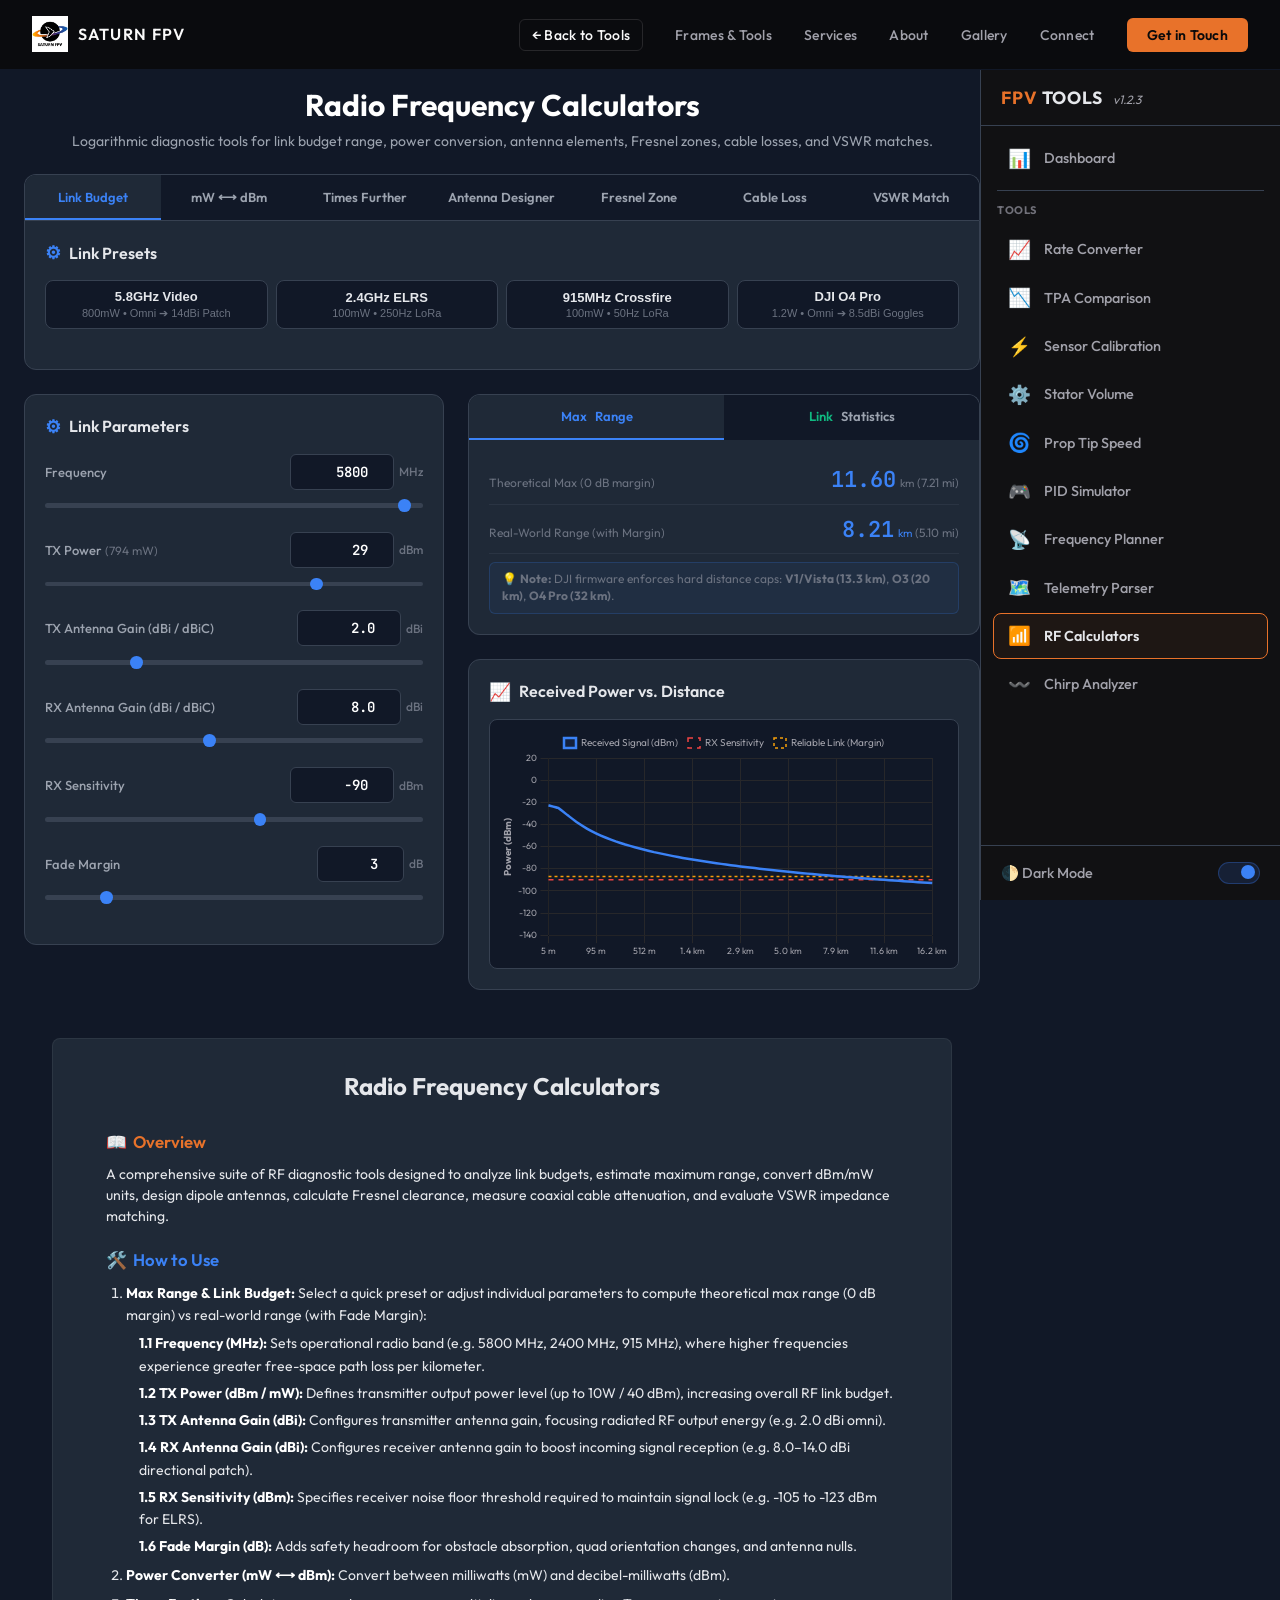
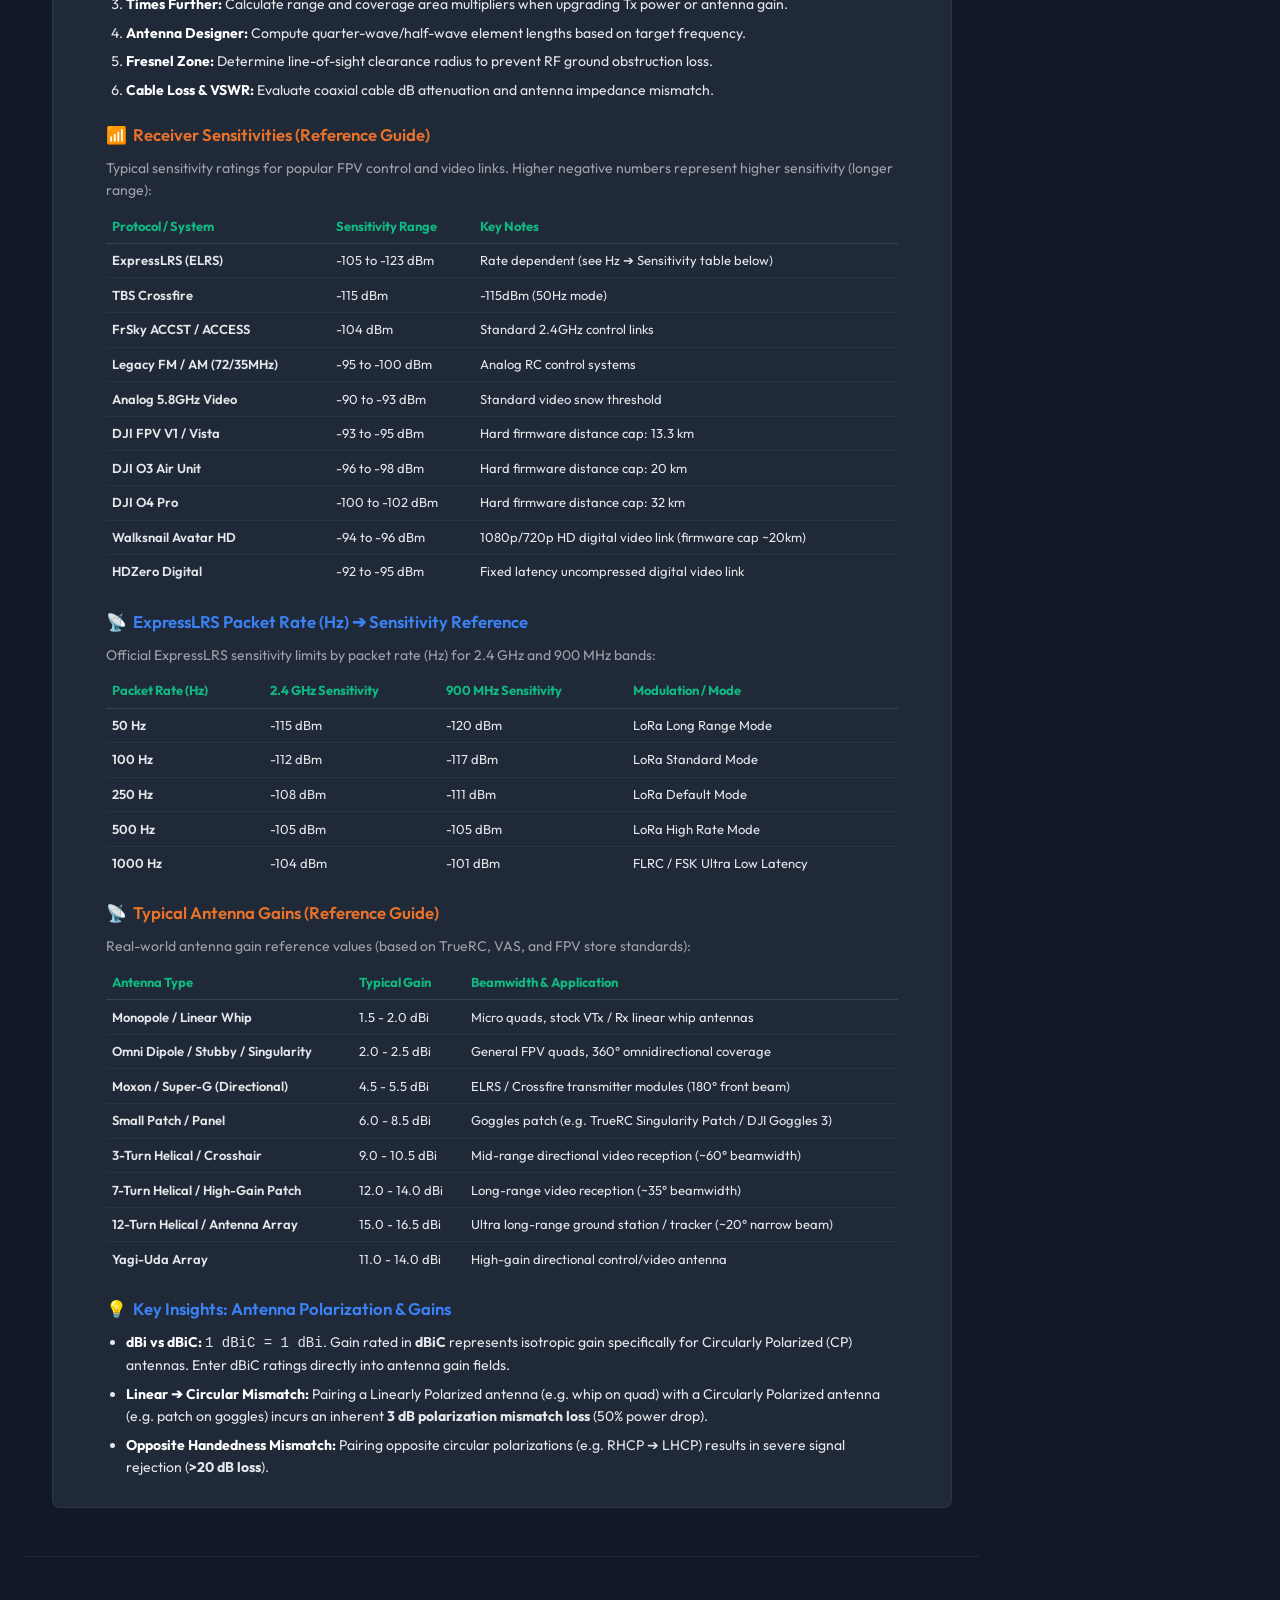
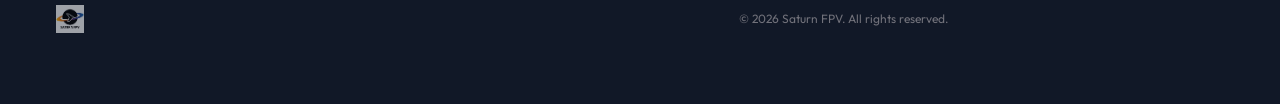
<file: tools/rf-calculators.html>
<!DOCTYPE html>
<html lang="en">
<head>
    <meta charset="UTF-8">
    <meta name="viewport" content="width=device-width, initial-scale=1.0">
    <title>RF Calculators - Saturn FPV</title>
    <link rel="icon" type="image/png" href="../image/logo/favicon-32.png">
    <link rel="stylesheet" href="../css/fonts.css">
    <script src="../js/chart.umd.min.js"></script>
    <style>
        * { margin: 0; padding: 0; box-sizing: border-box; }
        :root {
            --bg: #111827;
            --panel: #1f2937;
            --border: #374151;
            --border-soft: rgba(55, 65, 81, 0.5);
            --text: #e5e7eb;
            --muted: #9ca3af;
            --dim: #6b7280;
            --blue: #3b82f6;
            --green: #10b981;
            --amber: #f59e0b;
            --red: #ef4444;
            --orange: #e8722a;
            --mono: 'JetBrains Mono', 'Fira Code', monospace;
        }
        body {
            font-family: 'Outfit', -apple-system, BlinkMacSystemFont, 'Segoe UI', Roboto, sans-serif;
            background-color: var(--bg);
            color: white;
            padding: 1.5rem;
            min-height: 100vh;
        }
        @media (max-width: 640px) {
            body {
                padding: 0.75rem;
            }
            h1 {
                font-size: 1.375rem;
            }
        }
        .container {
            width: 100%;
            max-width: 1040px;
            margin: 0 auto;
        }
        h1 {
            font-size: 1.875rem;
            font-weight: bold;
            margin-bottom: 0.5rem;
            text-align: center;
        }
        .subtitle {
            text-align: center;
            color: var(--muted);
            font-size: 0.875rem;
            margin-bottom: 1.5rem;
        }
        
        /* Dynamic Flat Tab Bar System matching FPV Tools design language */
        .tool-tabs {
            display: flex;
            background: var(--bg);
            border: 1px solid var(--border);
            border-radius: 0.75rem 0.75rem 0 0;
            overflow-x: auto;
            scrollbar-width: none;
            -ms-overflow-style: none;
            border-bottom: none;
            width: 100%;
            max-width: 100%;
        }
        .tool-tabs::-webkit-scrollbar { display: none; }
        .tool-tab {
            flex: 1;
            background: var(--bg);
            border: none;
            color: var(--muted);
            padding: 0.85rem 1rem;
            font-size: 0.8125rem;
            font-weight: 600;
            cursor: pointer;
            transition: all 0.2s ease;
            text-align: center;
            border-bottom: 2px solid transparent;
            font-family: inherit;
            white-space: nowrap;
            display: flex;
            align-items: center;
            justify-content: center;
        }
        .tool-tab:hover {
            color: white;
            background: rgba(255, 255, 255, 0.02);
        }
        .tool-tab.active {
            color: var(--blue);
            background: var(--panel);
            border-bottom: 2px solid var(--blue);
        }
        .tab-content {
            display: none;
        }
        .tab-content.active {
            display: block;
        }

        .panel {
            background: var(--panel);
            border: 1px solid var(--border);
            border-radius: 0.75rem;
            padding: 1.25rem;
            margin-bottom: 1.5rem;
        }
        .tab-content .panel.tab-panel-body {
            border-top-left-radius: 0;
            border-top-right-radius: 0;
        }
        .panel h2 {
            font-size: 1rem;
            font-weight: 600;
            margin-bottom: 1rem;
            color: var(--text);
            display: flex;
            align-items: center;
            gap: 0.5rem;
        }
        .panel h2 .icon { font-size: 1.1rem; color: var(--blue); }

        /* Sub-Tabs Box Layout System (modeled after TPA Comparison results-tabs) */
        .sub-tabs {
            display: flex;
            background: #111827;
            border: 1px solid var(--border);
            border-radius: 0.75rem 0.75rem 0 0;
            overflow: hidden;
            border-bottom: none;
            margin-bottom: 0;
            width: 100%;
            max-width: 100%;
        }
        .sub-tab {
            flex: 1;
            background: #111827;
            border: none;
            color: var(--muted);
            padding: 0.85rem 1rem;
            font-size: 0.8125rem;
            font-weight: 600;
            cursor: pointer;
            transition: all 0.2s;
            text-align: center;
            border-bottom: 2px solid transparent;
            display: flex;
            align-items: center;
            justify-content: center;
            gap: 0.5rem;
            font-family: inherit;
        }
        .sub-tab:hover {
            color: white;
            background: rgba(255, 255, 255, 0.02);
        }
        .sub-tab.active.sub-blue {
            color: var(--blue);
            background: var(--panel);
            border-bottom: 2px solid var(--blue);
        }
        .sub-tab.active.sub-green {
            color: var(--green);
            background: var(--panel);
            border-bottom: 2px solid var(--green);
        }
        .sub-tab-panel {
            border-top: none;
            border-top-left-radius: 0;
            border-top-right-radius: 0;
        }

        /* Form elements */
        .form-row {
            display: flex;
            flex-direction: column;
            gap: 0.35rem;
            margin-bottom: 1rem;
        }
        .form-row label {
            font-size: 0.8125rem;
            color: var(--muted);
            font-weight: 500;
            display: flex;
            justify-content: space-between;
            align-items: center;
        }
        .form-row label .val-display {
            font-family: var(--mono);
            font-size: 0.875rem;
            color: var(--blue);
            font-weight: 600;
        }
        .input-group {
            display: flex;
            align-items: center;
            gap: 0.5rem;
        }
        input[type="number"],
        select {
            background: var(--bg);
            border: 1px solid var(--border);
            border-radius: 0.375rem;
            color: white;
            padding: 0.5rem 0.625rem;
            font-size: 0.875rem;
            width: 100%;
            outline: none;
            transition: border-color 0.2s;
        }
        input[type="number"]:focus,
        select:focus { border-color: var(--blue); }
        
        .unit {
            font-size: 0.75rem;
            color: var(--dim);
            white-space: nowrap;
            min-width: 35px;
        }

        /* Compact precise number entry class modeled after stator-volume.html */
        .ni {
            background-color: var(--bg);
            color: inherit;
            border: 1px solid var(--border);
            border-radius: 0.25rem;
            padding: 0.15rem 0.35rem;
            font-family: var(--mono);
            font-weight: bold;
            font-size: 0.8125rem;
            width: 4.5rem;
            text-align: right;
            outline: none;
            transition: border-color 0.2s;
        }
        .ni:focus { border-color: var(--blue); }

        /* Solid Grey Sliders (Rate Converter style) */
        input[type="range"] {
            -webkit-appearance: none;
            appearance: none;
            width: 100%;
            height: 0.3rem;
            background-color: #374151; /* Dark-grey track */
            border-radius: 0.5rem;
            outline: none;
            cursor: pointer;
            margin: 8px 0;
            border: none;
        }
        input[type="range"]::-webkit-slider-thumb {
            -webkit-appearance: none;
            appearance: none;
            width: 0.8rem;
            height: 0.8rem;
            border-radius: 50%;
            background-color: var(--blue);
            cursor: pointer;
            transition: transform 0.1s ease;
        }
        input[type="range"]::-moz-range-thumb {
            width: 0.8rem;
            height: 0.8rem;
            border-radius: 50%;
            background-color: var(--blue);
            cursor: pointer;
            border: none;
        }

        /* Presets Grid without active outlines */
        .presets-grid {
            display: grid;
            grid-template-columns: repeat(auto-fit, minmax(130px, 1fr));
            gap: 0.5rem;
            margin-bottom: 1.25rem;
        }
        .preset-btn {
            background: var(--bg);
            border: 1px solid var(--border);
            border-radius: 0.5rem;
            padding: 0.5rem;
            color: var(--text);
            cursor: pointer;
            font-size: 0.75rem;
            text-align: center;
            transition: all 0.2s;
        }
        .preset-btn:hover { border-color: var(--blue); background: #1e293b; }
        .preset-btn .ptitle { font-weight: 600; font-size: 0.8125rem; margin-bottom: 0.15rem; }
        .preset-btn .pdetail { color: var(--dim); font-size: 0.6875rem; }

        /* Responsive Grid with min-width constraint to prevent canvas overflow */
        .input-results-grid {
            display: grid;
            grid-template-columns: 1fr;
            gap: 1.5rem;
            margin-bottom: 1.5rem;
        }
        .input-results-grid > div {
            min-width: 0;
        }
        @media (min-width: 1024px) {
            .input-results-grid { grid-template-columns: 420px 1fr; }
        }
        
        .result-row {
            display: flex;
            justify-content: space-between;
            align-items: baseline;
            padding: 0.35rem 0;
        }
        .result-row .rlabel { font-size: 0.75rem; color: var(--dim); }
        .result-row .rvalue {
            font-family: var(--mono);
            font-size: 0.9375rem;
            font-weight: 600;
            color: var(--text);
        }
        .result-row .runit { font-size: 0.6875rem; color: var(--dim); margin-left: 0.25rem; }
        .result-row-big .rvalue { font-size: 1.375rem; font-weight: 700; color: var(--blue); }
        .result-sep { border-top: 1px solid var(--border-soft); margin: 0.25rem 0; }

        .chart-container {
            position: relative;
            width: 100%;
            height: 250px;
            background: var(--bg);
            border: 1px solid var(--border);
            border-radius: 0.5rem;
            padding: 0.5rem;
            margin-top: 1rem;
        }

        .info-tip {
            font-size: 0.75rem;
            color: var(--muted);
            line-height: 1.5;
            padding: 0.75rem;
            background: rgba(17, 24, 39, 0.5);
            border-radius: 0.5rem;
            border: 1px solid var(--border-soft);
        }
        .info-tip strong { color: var(--text); }

        /* Concentric circles visualization */
        .circles-visual {
            display: flex;
            justify-content: center;
            align-items: center;
            height: 220px;
            background: var(--bg);
            border: 1px solid var(--border);
            border-radius: 0.5rem;
            overflow: hidden;
            position: relative;
        }
        .circles-svg {
            width: 100%;
            height: 100%;
        }

        /* Antenna Designer visualization */
        .antenna-card {
            width: 100%;
            background: var(--bg);
            border: 1px solid var(--border);
            border-radius: 0.5rem;
            padding: 0.75rem;
            display: flex;
            flex-direction: column;
            align-items: center;
        }
        .antenna-card h3 {
            font-size: 0.8125rem;
            color: var(--text);
            margin-bottom: 0.5rem;
            font-weight: 600;
        }
        .antenna-svg-container {
            width: 100%;
            height: 160px;
            display: flex;
            justify-content: center;
            align-items: center;
        }

        /* Fresnel profile */
        .profile-visual {
            width: 100%;
            background: var(--bg);
            border: 1px solid var(--border);
            border-radius: 0.5rem;
            padding: 0.5rem;
            margin-top: 1rem;
        }
        .profile-svg {
            width: 100%;
            height: auto;
            display: block;
        }

        /* Gauge (VSWR) */
        .gauge-wrap {
            display: flex;
            justify-content: center;
            align-items: center;
            padding: 0.5rem 0;
        }
        .gauge-svg {
            width: 100%;
            max-width: 340px;
            height: auto;
        }

        .badge {
            display: inline-block;
            padding: 0.15rem 0.55rem;
            border-radius: 999px;
            font-size: 0.7rem;
            font-weight: 600;
        }
        .badge.good { background: rgba(16, 185, 129, 0.15); color: var(--green); }
        .badge.ok { background: rgba(245, 158, 11, 0.15); color: var(--amber); }
        .badge.bad { background: rgba(239, 68, 68, 0.15); color: var(--red); }

        /* Power Inputs responsive grid layout */
        .power-inputs-grid {
            display: grid;
            grid-template-columns: 1fr;
            gap: 1rem;
        }
        @media (min-width: 480px) {
            .power-inputs-grid {
                grid-template-columns: 1fr 1fr 1fr;
            }
        }

        /* Light Theme overrides */
        body.light-theme {
            background-color: #f3f4f6 !important;
            color: #1f2937 !important;
        }
        body.light-theme .panel {
            background-color: #ffffff !important;
            border-color: #d1d5db !important;
            color: #1f2937 !important;
            box-shadow: 0 1px 3px rgba(0,0,0,0.05);
        }
        body.light-theme .panel h2 {
            color: #111827 !important;
        }
        body.light-theme label,
        body.light-theme .form-row label {
            color: #4b5563 !important;
        }
        body.light-theme input[type="number"],
        body.light-theme select {
            background-color: #f9fafb !important;
            color: #111827 !important;
            border-color: #d1d5db !important;
        }
        body.light-theme input[type="number"]:focus,
        body.light-theme select:focus {
            border-color: var(--blue) !important;
        }
        body.light-theme input[type="range"] {
            background-color: #d1d5db !important;
        }
        body.light-theme input[type="range"]::-webkit-slider-thumb {
            background-color: #2563eb !important;
        }
        body.light-theme input[type="range"]::-moz-range-thumb {
            background-color: #2563eb !important;
        }
        body.light-theme h1,
        body.light-theme .result-row .rvalue {
            color: #111827 !important;
        }
        body.light-theme .preset-btn {
            background-color: #f9fafb !important;
            border-color: #d1d5db !important;
            color: #1f2937 !important;
        }
        body.light-theme .preset-btn:hover {
            background-color: #f3f4f6 !important;
        }
        body.light-theme .tool-tab {
            background-color: #ffffff !important;
            border-color: #d1d5db !important;
            color: #4b5563 !important;
        }
        body.light-theme .tool-tab:hover {
            background-color: #f3f4f6 !important;
            color: #111827 !important;
        }
        body.light-theme .tool-tab.active {
            background-color: rgba(59, 123, 246, 0.08) !important;
            color: var(--blue) !important;
            border-color: var(--blue) !important;
        }
        body.light-theme .results-col {
            background: #f9fafb !important;
            border-color: #d1d5db !important;
        }
        body.light-theme .chart-container,
        body.light-theme .circles-visual,
        body.light-theme .antenna-card,
        body.light-theme .profile-visual {
            background-color: #f9fafb !important;
            border-color: #d1d5db !important;
        }
        body.light-theme .antenna-card h3 {
            color: #1f2937 !important;
        }
        body.light-theme .info-tip {
            background: #f9fafb !important;
            border-color: #d1d5db !important;
            color: #4b5563 !important;
        }

        /* Light Theme sub-tabs overrides */
        body.light-theme .sub-tabs {
            background-color: #e5e7eb !important;
            border-color: #d1d5db !important;
        }
        body.light-theme .sub-tab {
            background-color: #e5e7eb !important;
            color: #4b5563 !important;
        }
        body.light-theme .sub-tab:hover {
            background-color: #f3f4f6 !important;
            color: #111827 !important;
        }
        body.light-theme .sub-tab.active {
            background-color: #ffffff !important;
        }
        body.light-theme .sub-tab.active.sub-blue {
            color: #2563eb !important;
            border-bottom-color: #2563eb !important;
        }
        body.light-theme .sub-tab.active.sub-green {
            color: #059669 !important;
            border-bottom-color: #059669 !important;
        }
    </style>
</head>
<body>
    <script>
        (function() {
            var theme = localStorage.getItem('fpv-tools-theme') || 'dark';
            if (theme === 'light') {
                document.body.classList.add('light-theme');
            }
        })();
    </script>

<div class="container">
    <h1>Radio Frequency Calculators</h1>
    <p class="subtitle">Logarithmic diagnostic tools for link budget range, power conversion, antenna elements, Fresnel zones, cable losses, and VSWR matches.</p>

    <!-- Flat connected tab bar to match other Saturn FPV tools exactly -->
    <div class="tool-tabs">
        <button class="tool-tab active" id="tab-btn-link" onclick="switchTab('link')">Link Budget</button>
        <button class="tool-tab" id="tab-btn-power" onclick="switchTab('power')">mW ⟷ dBm</button>
        <button class="tool-tab" id="tab-btn-further" onclick="switchTab('further')">Times Further</button>
        <button class="tool-tab" id="tab-btn-antenna" onclick="switchTab('antenna')">Antenna Designer</button>
        <button class="tool-tab" id="tab-btn-fresnel" onclick="switchTab('fresnel')">Fresnel Zone</button>
        <button class="tool-tab" id="tab-btn-cable" onclick="switchTab('cable')">Cable Loss</button>
        <button class="tool-tab" id="tab-btn-vswr" onclick="switchTab('vswr')">VSWR Match</button>
    </div>

    <!-- =========== TAB: LINK BUDGET =========== -->
    <div id="tab-link" class="tab-content active">
        <div class="panel tab-panel-body">
            <h2><span class="icon">&#9881;</span> Link Presets</h2>
            <div class="presets-grid">
                <button class="preset-btn" onclick="loadLinkPreset('58g')">
                    <div class="ptitle">5.8GHz Video</div>
                    <div class="pdetail">800mW • Omni ➔ 14dBi Patch</div>
                </button>
                <button class="preset-btn" onclick="loadLinkPreset('24elrs')">
                    <div class="ptitle">2.4GHz ELRS</div>
                    <div class="pdetail">100mW • 250Hz LoRa</div>
                </button>
                <button class="preset-btn" onclick="loadLinkPreset('915crsf')">
                    <div class="ptitle">915MHz Crossfire</div>
                    <div class="pdetail">100mW • 50Hz LoRa</div>
                </button>
                <button class="preset-btn" onclick="loadLinkPreset('dji')">
                    <div class="ptitle">DJI O4 Pro</div>
                    <div class="pdetail">1.2W • Omni ➔ 8.5dBi Goggles</div>
                </button>
            </div>
        </div>

        <div class="input-results-grid">
            <!-- Inputs -->
            <div>
                <div class="panel" style="margin-bottom:0;">
                    <h2><span class="icon">&#9881;</span> Link Parameters</h2>
                    
                    <div class="form-row">
                        <label>
                            <span>Frequency</span>
                            <div style="display:flex; align-items:center; gap:0.3rem;">
                                <input class="ni" type="number" id="link-freq-num" min="100" max="6000" step="1" value="5800" oninput="onLinkFreqNumInput(this.value)">
                                <span class="unit" style="min-width:auto;">MHz</span>
                            </div>
                        </label>
                        <input type="range" id="link-freq" min="100" max="6000" value="5800" step="50" oninput="this.step='50'; updateLink()">
                    </div>

                    <div class="form-row">
                        <label>
                            <span>TX Power <span id="link-power-mw" style="color:var(--dim); font-size:0.75rem; font-weight:normal;">(800 mW)</span></span>
                            <div style="display:flex; align-items:center; gap:0.3rem;">
                                <input class="ni" type="number" id="link-power-num" min="0" max="40" step="0.1" value="29" oninput="onLinkPowerNumInput(this.value)">
                                <span class="unit" style="min-width:auto;">dBm</span>
                            </div>
                        </label>
                        <input type="range" id="link-power" min="0" max="40" value="29" step="0.5" oninput="this.step='0.5'; updateLink()">
                    </div>

                    <div class="form-row">
                        <label>
                            <span>TX Antenna Gain (dBi / dBiC)</span>
                            <div style="display:flex; align-items:center; gap:0.3rem;">
                                <input class="ni" type="number" id="link-tx-gain-num" min="-5" max="25" step="0.1" value="2.0" oninput="onLinkTxGainNumInput(this.value)">
                                <span class="unit" style="min-width:auto;">dBi</span>
                            </div>
                        </label>
                        <input type="range" id="link-tx-gain" min="-5" max="25" value="2" step="0.5" oninput="this.step='0.5'; updateLink()">
                    </div>

                    <div class="form-row">
                        <label>
                            <span>RX Antenna Gain (dBi / dBiC)</span>
                            <div style="display:flex; align-items:center; gap:0.3rem;">
                                <input class="ni" type="number" id="link-rx-gain-num" min="-5" max="25" step="0.1" value="8.0" oninput="onLinkRxGainNumInput(this.value)">
                                <span class="unit" style="min-width:auto;">dBi</span>
                            </div>
                        </label>
                        <input type="range" id="link-rx-gain" min="-5" max="25" value="8" step="0.5" oninput="this.step='0.5'; updateLink()">
                    </div>

                    <div class="form-row">
                        <label>
                            <span>RX Sensitivity</span>
                            <div style="display:flex; align-items:center; gap:0.3rem;">
                                <input class="ni" type="number" id="link-sens-num" min="-130" max="-60" step="1" value="-90" oninput="onLinkSensNumInput(this.value)">
                                <span class="unit" style="min-width:auto;">dBm</span>
                            </div>
                        </label>
                        <input type="range" id="link-sens" min="-130" max="-60" value="-90" step="1" oninput="this.step='1'; updateLink()">
                    </div>

                    <div class="form-row">
                        <label>
                            <span>Fade Margin</span>
                            <div style="display:flex; align-items:center; gap:0.3rem;">
                                <input class="ni" type="number" id="link-margin-num" min="0" max="20" step="1" value="3" oninput="onLinkMarginNumInput(this.value)">
                                <span class="unit" style="min-width:auto;">dB</span>
                            </div>
                        </label>
                        <input type="range" id="link-margin" min="0" max="20" value="3" step="1" oninput="this.step='1'; updateLink()">
                    </div>
                </div>
            </div>

            <!-- Results Merged to Tab Box -->
            <div>
                <div class="sub-tabs">
                    <button class="sub-tab active sub-blue" id="sub-btn-link-range" onclick="setSubTab('link', 'range', 'blue')">Max <span style="color: var(--blue);">Range</span></button>
                    <button class="sub-tab" id="sub-btn-link-stats" onclick="setSubTab('link', 'stats', 'green')"><span style="color: var(--green);">Link</span> Statistics</button>
                </div>
                <div class="panel sub-tab-panel">
                    <!-- Tab 1: Max Range -->
                    <div id="sub-panel-link-range" class="sub-panel-content">
                        <div class="result-row result-row-big">
                            <span class="rlabel">Theoretical Max (0 dB margin)</span>
                            <span><span class="rvalue" id="range-km">--</span><span class="runit">km</span> <span style="font-size:0.75rem; color:var(--dim); font-weight:normal;">(<span id="range-miles">--</span> mi)</span></span>
                        </div>
                        <div class="result-sep"></div>
                        <div class="result-row result-row-big">
                            <span class="rlabel">Real-World Range (with Margin)</span>
                            <span><span class="rvalue" id="range-real" style="color: var(--blue) !important;">--</span><span class="runit" style="color: var(--blue)">km</span> <span style="font-size:0.75rem; color:var(--dim); font-weight:normal;">(<span id="range-real-miles">--</span> mi)</span></span>
                        </div>
                        <div class="result-sep"></div>
                        <div style="margin-top: 0.5rem; padding: 0.5rem 0.75rem; background: rgba(59, 130, 246, 0.06); border: 1px solid rgba(59, 130, 246, 0.2); border-radius: 6px; font-size: 0.75rem; color: var(--dim); line-height: 1.4;">
                            💡 <b>Note:</b> DJI firmware enforces hard distance caps: <b>V1/Vista (13.3 km)</b>, <b>O3 (20 km)</b>, <b>O4 Pro (32 km)</b>.
                        </div>
                    </div>
                    
                    <!-- Tab 2: Link Statistics -->
                    <div id="sub-panel-link-stats" class="sub-panel-content" style="display:none;">
                        <div class="result-row">
                            <span class="rlabel">Max Path Loss</span>
                            <span><span class="rvalue" id="max-path-loss">--</span><span class="runit">dB</span></span>
                        </div>
                        <div class="result-sep"></div>
                        <div class="result-row">
                            <span class="rlabel">EIRP</span>
                            <span><span class="rvalue" id="eirp-dbm">--</span><span class="runit">dBm</span></span>
                        </div>
                        <div class="result-sep"></div>
                        <div class="result-row">
                            <span class="rlabel">EIRP (Watts)</span>
                            <span><span class="rvalue" id="eirp-watts">--</span><span class="runit">W</span></span>
                        </div>
                        <div class="result-sep"></div>
                        <div class="result-row">
                            <span class="rlabel">System Gain</span>
                            <span><span class="rvalue" id="sys-gain">--</span><span class="runit">dB</span></span>
                        </div>
                    </div>
                </div>

                <div class="panel" style="margin-bottom:0;">
                    <h2><span class="icon">📈</span> Received Power vs. Distance</h2>
                    <div class="chart-container">
                        <canvas id="rangeChart"></canvas>
                    </div>
                </div>
            </div>
        </div>
    </div>

    <!-- =========== TAB: mW ⟷ dBm =========== -->
    <div id="tab-power" class="tab-content">
        <div class="panel tab-panel-body">
            <h2><span class="icon">&#9881;</span> Power Presets</h2>
            <div class="presets-grid" id="power-presets">
                <!-- Preset buttons populated via JS (4 buttons only) -->
            </div>
        </div>

        <div class="panel">
            <h2><span class="icon">🔄</span> Power Conversion Calculator</h2>
            <div style="display: grid; grid-template-columns: 1fr; gap: 1.25rem;">
                <div class="power-inputs-grid">
                    <div class="form-row">
                        <label for="conv-mw">Milliwatts</label>
                        <div class="input-group">
                            <input type="number" id="conv-mw" step="1" min="0" value="25" oninput="convertPower('mw')">
                            <span class="unit">mW</span>
                        </div>
                    </div>
                    <div class="form-row">
                        <label for="conv-dbm">Decibel-milliwatts</label>
                        <div class="input-group">
                            <input type="number" id="conv-dbm" step="0.1" value="13.98" oninput="convertPower('dbm')">
                            <span class="unit">dBm</span>
                        </div>
                    </div>
                    <div class="form-row">
                        <label for="conv-w">Watts</label>
                        <div class="input-group">
                            <input type="number" id="conv-w" step="0.1" min="0" value="0.025" oninput="convertPower('w')">
                            <span class="unit">W</span>
                        </div>
                    </div>
                </div>
                
                <div class="form-row">
                    <label for="conv-slider">Power Scale <span class="val-display" id="conv-slider-display">13.98 dBm (25.0 mW)</span></label>
                    <input type="range" id="conv-slider" min="-10" max="40" value="13.98" step="0.1" oninput="syncConvSlider()">
                </div>
            </div>

            <div class="info-tip" style="margin-top: 0.5rem;">
                <strong>Power Conversions Rules of Thumb:</strong>
                <br>• <strong>+3 dB</strong> = Doubles milliwatt power output (e.g. 100mW ➔ 200mW is +3dB).
                <br>• <strong>+10 dB</strong> = 10x milliwatt power output (e.g. 100mW ➔ 1000mW is +10dB).
                <br>• <strong>-3 dB</strong> = Halves milliwatt power output.
                <br>• <strong>-10 dB</strong> = 1/10th milliwatt power output.
            </div>
        </div>
    </div>

    <!-- =========== TAB: TIMES FURTHER =========== -->
    <div id="tab-further" class="tab-content">
        <div class="panel tab-panel-body">
            <h2><span class="icon">&#9881;</span> Quick Scenarios</h2>
            <div class="presets-grid">
                <button class="preset-btn" onclick="setFurther(3)">
                    <div class="ptitle">+3 dB</div>
                    <div class="pdetail">Double Power</div>
                </button>
                <button class="preset-btn" onclick="setFurther(6)">
                    <div class="ptitle">+6 dB</div>
                    <div class="pdetail">Omni ➔ Patch Gain</div>
                </button>
                <button class="preset-btn" onclick="setFurther(10)">
                    <div class="ptitle">+10 dB</div>
                    <div class="pdetail">10x Power</div>
                </button>
                <button class="preset-btn" onclick="setFurther(-6)">
                    <div class="ptitle">-6 dB</div>
                    <div class="pdetail">Obstructed Path</div>
                </button>
            </div>
        </div>

        <div class="input-results-grid">
            <div class="panel" style="margin-bottom:0;">
                <h2><span class="icon">🔄</span> dB Change</h2>
                <div class="form-row">
                    <label>
                        <span>Change in Signal Strength</span>
                        <div style="display:flex; align-items:center; gap:0.3rem;">
                            <input class="ni" type="number" id="tf-db-num" min="-30" max="30" step="0.1" value="6.0" oninput="onTfDbNumInput(this.value)">
                            <span class="unit" style="min-width:auto;">dB</span>
                        </div>
                    </label>
                    <input type="range" id="tf-db" min="-30" max="30" value="6" step="0.5" oninput="this.step='0.5'; updateFurther()">
                </div>

                <div class="info-tip" style="margin-top:0.5rem;">
                    <strong>FPV Signal Variance Examples:</strong>
                    <br>• <strong>+3 dB</strong>: Doubling transmitter power (e.g. 400mW to 800mW).
                    <br>• <strong>+6 dB</strong>: Upgrading standard 2dBi receiver omni to an 8dBi patch. This doubles the range!
                    <br>• <strong>-6 dB</strong>: Flying behind dense foliage, or pointing antennas 90° out of polarization.
                </div>
            </div>

            <div>
                <!-- Merged Range Multiplier and Coverage Area to Tab Box -->
                <div class="sub-tabs">
                    <button class="sub-tab active sub-blue" id="sub-btn-tf-range" onclick="setSubTab('tf', 'range', 'blue')"><span style="color: var(--blue);">Range</span> Multiplier</button>
                    <button class="sub-tab" id="sub-btn-tf-area" onclick="setSubTab('tf', 'area', 'green')">Coverage <span style="color: var(--green);">Area</span></button>
                </div>
                <div class="panel sub-tab-panel">
                    <!-- Tab 1: Range Multiplier -->
                    <div id="sub-panel-tf-range" class="sub-panel-content">
                        <div class="result-row result-row-big">
                            <span class="rlabel">New Range</span>
                            <span><span class="rvalue" id="tf-range-mult">--</span><span class="runit">x</span></span>
                        </div>
                        <div class="result-sep"></div>
                        <div class="result-row">
                            <span class="rlabel">Change</span>
                            <span><span class="rvalue" id="tf-range-pct">--</span></span>
                        </div>
                    </div>
                    
                    <!-- Tab 2: Coverage Area -->
                    <div id="sub-panel-tf-area" class="sub-panel-content" style="display:none;">
                        <div class="result-row result-row-big">
                            <span class="rlabel">New Area</span>
                            <span><span class="rvalue" id="tf-area-mult" style="color: var(--green) !important;">--</span><span class="runit" style="color: var(--green)">x</span></span>
                        </div>
                        <div class="result-sep"></div>
                        <div class="result-row">
                            <span class="rlabel">Change</span>
                            <span><span class="rvalue" id="tf-area-pct" style="color: var(--green) !important;">--</span></span>
                        </div>
                    </div>
                </div>

                <div class="panel" style="margin-bottom:0;">
                    <h2><span class="icon">⭕</span> Coverage Area Circle Comparison</h2>
                    <div class="circles-visual">
                        <svg class="circles-svg" viewBox="0 0 300 200">
                            <!-- Background grid -->
                            <line x1="0" y1="100" x2="300" y2="100" stroke="#27272a" stroke-dasharray="3 3" />
                            <line x1="150" y1="0" x2="150" y2="200" stroke="#27272a" stroke-dasharray="3 3" />
                            
                            <!-- Circles -->
                            <circle cx="150" cy="100" r="80" id="vc-new" fill="rgba(16, 185, 129, 0.04)" stroke="#10b981" stroke-width="2" stroke-dasharray="4 4" style="transition: r 0.2s;" />
                            <circle cx="150" cy="100" r="40" id="vc-orig" fill="rgba(59, 123, 246, 0.18)" stroke="#3b82f6" stroke-width="2" style="transition: r 0.2s;" />
                            <circle cx="150" cy="100" r="4" fill="#ffffff" />
                            
                            <!-- Labels -->
                            <text id="vc-orig-label" x="155" y="47" fill="#3b82f6" font-size="8" font-family="Outfit" font-weight="600">Base Range (1.0x)</text>
                            <text id="vc-new-label" x="155" y="14" fill="#10b981" font-size="8" font-family="Outfit" font-weight="600">New Range (2.0x)</text>
                        </svg>
                    </div>
                </div>
            </div>
        </div>
    </div>

    <!-- =========== TAB: ANTENNA DESIGNER =========== -->
    <div id="tab-antenna" class="tab-content">
        <div class="panel tab-panel-body">
            <h2><span class="icon">&#9881;</span> Antenna Presets</h2>
            <div class="presets-grid">
                <button class="preset-btn" onclick="loadAntPreset(5800)">
                    <div class="ptitle">5.8 GHz Band</div>
                    <div class="pdetail">Video VTx/VRx</div>
                </button>
                <button class="preset-btn" onclick="loadAntPreset(2440)">
                    <div class="ptitle">2.4 GHz Band</div>
                    <div class="pdetail">ELRS / Control</div>
                </button>
                <button class="preset-btn" onclick="loadAntPreset(915)">
                    <div class="ptitle">915 MHz Band</div>
                    <div class="pdetail">US CRSF / ELRS</div>
                </button>
                <button class="preset-btn" onclick="loadAntPreset(868)">
                    <div class="ptitle">868 MHz Band</div>
                    <div class="pdetail">EU CRSF / ELRS</div>
                </button>
            </div>
        </div>

        <div class="input-results-grid">
            <div class="panel" style="margin-bottom:0;">
                <h2><span class="icon">&#9881;</span> Antenna Parameters</h2>
                <div class="form-row">
                    <label>
                        <span>Target Frequency</span>
                        <div style="display:flex; align-items:center; gap:0.3rem;">
                            <input class="ni" type="number" id="ant-freq-num" min="100" max="6000" step="1" value="5800" oninput="onAntFreqNumInput(this.value)">
                            <span class="unit" style="min-width:auto;">MHz</span>
                        </div>
                    </label>
                    <input type="range" id="ant-freq" min="100" max="6000" value="5800" step="50" oninput="this.step='50'; updateAntenna()">
                </div>
                <div class="form-row">
                    <label for="ant-vf">Velocity Factor (Vf)</label>
                    <select id="ant-vf" onchange="updateAntenna()">
                        <option value="0.95" selected>Insulated Copper Wire (0.95)</option>
                        <option value="0.97">Bare Hard-Drawn Copper (0.97)</option>
                        <option value="0.91">Thick Element Tubing (0.91)</option>
                        <option value="0.66">Coax Cable Shield / RG316 (0.66)</option>
                    </select>
                </div>
            </div>

            <!-- Merged Monopole & Dipole to Tab Box -->
            <div>
                <div class="sub-tabs">
                    <button class="sub-tab active sub-blue" id="sub-btn-ant-mono" onclick="setSubTab('ant', 'mono', 'blue')"><span style="color: var(--blue);">Mono</span>pole</button>
                    <button class="sub-tab" id="sub-btn-ant-dipole" onclick="setSubTab('ant', 'dipole', 'green')"><span style="color: var(--green);">Di</span>pole</button>
                </div>
                <div class="panel sub-tab-panel">
                    <!-- Tab 1: Monopole -->
                    <div id="sub-panel-ant-mono" class="sub-panel-content">
                        <div class="result-row result-row-big">
                            <span class="rlabel">Element Length</span>
                            <span><span class="rvalue" id="ant-mono-mm">--</span><span class="runit">mm</span></span>
                        </div>
                        <div class="result-sep"></div>
                        <div class="result-row">
                            <span class="rlabel">Inches</span>
                            <span><span class="rvalue" id="ant-mono-in">--</span><span class="runit">in</span></span>
                        </div>
                        <div class="result-sep"></div>
                        <div class="result-row">
                            <span class="rlabel">Full Wavelength (λ)</span>
                            <span><span class="rvalue" id="ant-wl-mm">--</span><span class="runit">mm</span></span>
                        </div>
                        <div class="antenna-card" style="margin-top: 1.25rem;">
                            <h3>Monopole (Whip) Design</h3>
                            <div class="antenna-svg-container">
                                <svg width="100%" height="100%" viewBox="0 0 120 160">
                                    <line x1="20" y1="120" x2="100" y2="120" stroke="#4b5563" stroke-width="3" />
                                    <line x1="30" y1="120" x2="10" y2="135" stroke="#4b5563" stroke-width="2" />
                                    <line x1="90" y1="120" x2="110" y2="135" stroke="#4b5563" stroke-width="2" />
                                    <rect x="56" y="120" width="8" height="35" fill="#374151" rx="1" />
                                    <rect x="58" y="120" width="4" height="35" fill="#9ca3af" />
                                    <circle cx="60" cy="120" r="3" fill="#f59e0b" />
                                    <line x1="60" y1="120" x2="60" y2="30" stroke="#3b82f6" stroke-width="4" stroke-linecap="round" />
                                    <line x1="75" y1="30" x2="75" y2="120" stroke="#6b7280" stroke-width="1" />
                                    <line x1="71" y1="30" x2="79" y2="30" stroke="#6b7280" stroke-width="1" />
                                    <line x1="71" y1="120" x2="79" y2="120" stroke="#6b7280" stroke-width="1" />
                                    <text x="82" y="78" fill="#3b82f6" font-size="9" font-family="Outfit" font-weight="600" id="mono-svg-label">-- mm</text>
                                    <text x="25" y="20" fill="#9ca3af" font-size="8" font-family="Outfit" font-weight="500">1/4 Wave active</text>
                                </svg>
                            </div>
                        </div>
                    </div>

                    <!-- Tab 2: Dipole -->
                    <div id="sub-panel-ant-dipole" class="sub-panel-content" style="display:none;">
                        <div class="result-row result-row-big">
                            <span class="rlabel">Total Length</span>
                            <span><span class="rvalue" id="ant-dipole-mm" style="color: var(--green) !important;">--</span><span class="runit" style="color: var(--green)">mm</span></span>
                        </div>
                        <div class="result-sep"></div>
                        <div class="result-row">
                            <span class="rlabel">Active Element (1/4 λ)</span>
                            <span><span class="rvalue" id="ant-dipole-half-mm">--</span><span class="runit">mm</span></span>
                        </div>
                        <div class="result-sep"></div>
                        <div class="result-row">
                            <span class="rlabel">5/8 Wave Element</span>
                            <span><span class="rvalue" id="ant-58-mm">--</span><span class="runit">mm</span></span>
                        </div>
                        <div class="antenna-card" style="margin-top: 1.25rem;">
                            <h3>Half-Wave Dipole Design</h3>
                            <div class="antenna-svg-container">
                                <svg width="100%" height="100%" viewBox="0 0 120 160">
                                    <rect x="56" y="77" width="8" height="75" fill="#374151" rx="1" />
                                    <rect x="58" y="77" width="4" height="75" fill="#9ca3af" />
                                    <circle cx="60" cy="77" r="4" fill="#ef4444" />
                                    <line x1="60" y1="77" x2="60" y2="15" stroke="#10b981" stroke-width="4" stroke-linecap="round" />
                                    <line x1="60" y1="77" x2="60" y2="140" stroke="#10b981" stroke-width="4" stroke-linecap="round" opacity="0.6" />
                                    <line x1="45" y1="15" x2="45" y2="77" stroke="#6b7280" stroke-width="1" />
                                    <line x1="41" y1="15" x2="49" y2="15" stroke="#6b7280" stroke-width="1" />
                                    <line x1="41" y1="77" x2="49" y2="77" stroke="#6b7280" stroke-width="1" />
                                    <text x="12" y="50" fill="#10b981" font-size="8" font-family="Outfit" font-weight="600" id="dipole-upper-svg-label">-- mm</text>
                                    <line x1="45" y1="77" x2="45" y2="140" stroke="#6b7280" stroke-width="1" />
                                    <line x1="41" y1="140" x2="49" y2="140" stroke="#6b7280" stroke-width="1" />
                                    <text x="12" y="113" fill="#10b981" font-size="8" font-family="Outfit" font-weight="600" opacity="0.6" id="dipole-lower-svg-label">-- mm</text>
                                    <line x1="75" y1="15" x2="75" y2="140" stroke="#6b7280" stroke-width="1" stroke-dasharray="2 2" />
                                    <line x1="71" y1="15" x2="79" y2="15" stroke="#6b7280" stroke-width="1" />
                                    <line x1="71" y1="140" x2="79" y2="140" stroke="#6b7280" stroke-width="1" />
                                    <text x="82" y="81" fill="#e5e7eb" font-size="9" font-family="Outfit" font-weight="600" id="dipole-total-svg-label">-- mm</text>
                                </svg>
                            </div>
                        </div>
                    </div>
                </div>
            </div>
        </div>
    </div>

    <!-- =========== TAB: FRESNEL ZONE =========== -->
    <div id="tab-fresnel" class="tab-content">
        <div class="panel tab-panel-body">
            <h2><span class="icon">&#9881;</span> Frequency Presets</h2>
            <div class="presets-grid">
                <button class="preset-btn" onclick="loadFresnelPreset(5800)"><div class="ptitle">5.8 GHz</div><div class="pdetail">Video link</div></button>
                <button class="preset-btn" onclick="loadFresnelPreset(2440)"><div class="ptitle">2.4 GHz</div><div class="pdetail">ELRS link</div></button>
                <button class="preset-btn" onclick="loadFresnelPreset(1280)"><div class="ptitle">1.2 GHz</div><div class="pdetail">Long Range Video</div></button>
                <button class="preset-btn" onclick="loadFresnelPreset(915)"><div class="ptitle">915 MHz</div><div class="pdetail">Crossfire link</div></button>
            </div>
        </div>

        <div class="input-results-grid">
            <div class="panel" style="margin-bottom:0;">
                <h2><span class="icon">&#9881;</span> Path Parameters</h2>
                <div class="form-row">
                    <label>
                        <span>Frequency</span>
                        <div style="display:flex; align-items:center; gap:0.3rem;">
                            <input class="ni" type="number" id="fr-freq-num" min="100" max="6000" step="1" value="5800" oninput="onFrFreqNumInput(this.value)">
                            <span class="unit" style="min-width:auto;">MHz</span>
                        </div>
                    </label>
                    <input type="range" id="fr-freq" min="100" max="6000" value="5800" step="50" oninput="this.step='50'; updateFresnel()">
                </div>
                <div class="form-row">
                    <label>
                        <span>Link Distance</span>
                        <div style="display:flex; align-items:center; gap:0.3rem;">
                            <input class="ni" type="number" id="fr-dist-num" min="1" max="100" step="1" value="2" oninput="onFrDistNumInput(this.value)">
                            <span class="unit" style="min-width:auto;">km</span>
                        </div>
                    </label>
                    <input type="range" id="fr-dist" min="1" max="100" value="2" step="1" oninput="this.step='1'; updateFresnel()">
                </div>
                <div class="form-row">
                    <label>
                        <span>Obstacle Position</span>
                        <div style="display:flex; align-items:center; gap:0.3rem;">
                            <input class="ni" type="number" id="fr-pos-num" min="5" max="95" step="1" value="50" oninput="onFrPosNumInput(this.value)">
                            <span class="unit" style="min-width:auto;">%</span>
                        </div>
                    </label>
                    <input type="range" id="fr-pos" min="5" max="95" value="50" step="1" oninput="this.step='1'; updateFresnel()">
                </div>
                <div class="info-tip">
                    Clearance profile: keep at least <strong>60%</strong> of the first Fresnel zone radius free of obstructions (terrain, buildings, trees) to avoid thermal fade loss.
                </div>
            </div>

            <!-- Merged Fresnel Radius & Earth Curvature to Tab Box -->
            <div>
                <div class="sub-tabs">
                    <button class="sub-tab active sub-blue" id="sub-btn-fre-zone" onclick="setSubTab('fre', 'zone', 'blue')"><span style="color: var(--blue);">Fresnel</span> Zone</button>
                    <button class="sub-tab" id="sub-btn-fre-earth" onclick="setSubTab('fre', 'earth', 'green')"><span style="color: var(--green);">Earth</span> Curvature</button>
                </div>
                <div class="panel sub-tab-panel">
                    <!-- Tab 1: Fresnel Zone -->
                    <div id="sub-panel-fre-zone" class="sub-panel-content">
                        <div class="result-row result-row-big">
                            <span class="rlabel">At Obstacle Radius</span>
                            <span><span class="rvalue" id="fr-radius">--</span><span class="runit">m</span></span>
                        </div>
                        <div class="result-sep"></div>
                        <div class="result-row">
                            <span class="rlabel">Max (at midpoint)</span>
                            <span><span class="rvalue" id="fr-radius-max">--</span><span class="runit">m</span></span>
                        </div>
                        <div class="result-sep"></div>
                        <div class="result-row">
                            <span class="rlabel">60% clear radius</span>
                            <span><span class="rvalue" id="fr-clear60" style="color:var(--amber)">--</span><span class="runit">m</span></span>
                        </div>
                    </div>

                    <!-- Tab 2: Earth Curvature -->
                    <div id="sub-panel-fre-earth" class="sub-panel-content" style="display:none;">
                        <div class="result-row result-row-big">
                            <span class="rlabel">Midpoint Bulge</span>
                            <span><span class="rvalue" id="fr-bulge" style="color: var(--green) !important;">--</span><span class="runit" style="color: var(--green)">m</span></span>
                        </div>
                        <div class="result-sep"></div>
                        <div class="result-row">
                            <span class="rlabel">Total Clearance Req.</span>
                            <span><span class="rvalue" id="fr-total">--</span><span class="runit">m</span></span>
                        </div>
                        <div class="result-sep"></div>
                        <div class="result-row">
                            <span class="rlabel">Recommended height</span>
                            <span><span class="rvalue" id="fr-anth">--</span><span class="runit">m</span></span>
                        </div>
                    </div>
                </div>

                <div class="panel" style="margin-bottom:0;">
                    <h2><span class="icon">🏔️</span> Path Fresnel Profile</h2>
                    <div class="profile-visual">
                        <svg class="profile-svg" viewBox="0 0 400 200" id="fresnel-svg">
                            <!-- Drawn dynamically -->
                        </svg>
                    </div>
                </div>
            </div>
        </div>
    </div>

    <!-- =========== TAB: CABLE LOSS =========== -->
    <div id="tab-cable" class="tab-content">
        <div class="panel tab-panel-body">
            <h2><span class="icon">&#9881;</span> Cable Presets</h2>
            <div class="presets-grid" id="cable-presets">
                <!-- populates dynamically -->
            </div>
        </div>

        <div class="input-results-grid">
            <div class="panel" style="margin-bottom:0;">
                <h2><span class="icon">&#9881;</span> Cable Configuration</h2>
                <div class="form-row">
                    <label for="cbl-type">Coaxial Cable Type (Seg 1)</label>
                    <select id="cbl-type" onchange="updateCable()"></select>
                </div>
                <div class="form-row">
                    <label>
                        <span>Frequency</span>
                        <div style="display:flex; align-items:center; gap:0.3rem;">
                            <input class="ni" type="number" id="cbl-freq-num" min="100" max="6000" step="1" value="5800" oninput="onCblFreqNumInput(this.value)">
                            <span class="unit" style="min-width:auto;">MHz</span>
                        </div>
                    </label>
                    <input type="range" id="cbl-freq" min="100" max="6000" value="5800" step="50" oninput="this.step='50'; updateCable()">
                </div>
                <div class="form-row">
                    <label>
                        <span>Segment 1 Length <span id="cbl-len-helper" style="color:var(--dim); font-size:0.75rem; font-weight:normal;">(30 cm)</span></span>
                        <div style="display:flex; align-items:center; gap:0.3rem;">
                            <input class="ni" type="number" id="cbl-len-num" min="0.05" max="10" step="0.01" value="0.30" oninput="onCblLenNumInput(this.value)">
                            <span class="unit" style="min-width:auto;">m</span>
                        </div>
                    </label>
                    <input type="range" id="cbl-len" min="0.05" max="10" value="0.3" step="0.05" oninput="this.step='0.05'; updateCable()">
                </div>
                <div class="form-row">
                    <label>
                        <span>TX Input Power <span id="cbl-power-mw" style="color:var(--dim); font-size:0.75rem; font-weight:normal;">(800 mW)</span></span>
                        <div style="display:flex; align-items:center; gap:0.3rem;">
                            <input class="ni" type="number" id="cbl-power-num" min="0" max="36" step="0.1" value="29" oninput="onCblPowerNumInput(this.value)">
                            <span class="unit" style="min-width:auto;">dBm</span>
                        </div>
                    </label>
                    <input type="range" id="cbl-power" min="0" max="36" value="29" step="0.5" oninput="this.step='0.5'; updateCable()">
                </div>

                <!-- Adapter Used / Segment 2 Inputs -->
                <div class="form-row" style="flex-direction: row; align-items: center; gap: 0.5rem; margin-top: 0.5rem; margin-bottom: 0.5rem;">
                    <input type="checkbox" id="cbl-adapter-chk" onchange="toggleAdapterSection()" style="width: auto; cursor: pointer;">
                    <label for="cbl-adapter-chk" style="cursor: pointer; font-size: 0.875rem; color: var(--text);">Adapter / Second Segment Used</label>
                </div>

                <div id="cbl-adapter-block" style="display: none; border-top: 1px dashed var(--border); padding-top: 0.75rem; margin-top: 0.5rem;">
                    <div class="form-row">
                        <label for="cbl-adapter-type">Connector / Adapter Type</label>
                        <select id="cbl-adapter-type" onchange="updateCable()">
                            <option value="sma">SMA Connector (0.15 dB)</option>
                            <option value="rpsma">RPSMA Connector (0.15 dB)</option>
                            <option value="mmcx">MMCX Connector (0.10 dB)</option>
                            <option value="ufl_sma">U.FL to SMA Pigtail Adapter (0.40 dB)</option>
                            <option value="sma_n">SMA to N-Type Adapter (0.20 dB)</option>
                        </select>
                    </div>
                    <div class="form-row">
                        <label for="cbl-type-2">Coaxial Cable Type (Seg 2)</label>
                        <select id="cbl-type-2" onchange="updateCable()"></select>
                    </div>
                    <div class="form-row">
                        <label>
                            <span>Segment 2 Length <span id="cbl-len-2-helper" style="color:var(--dim); font-size:0.75rem; font-weight:normal;">(30 cm)</span></span>
                            <div style="display:flex; align-items:center; gap:0.3rem;">
                                <input class="ni" type="number" id="cbl-len-2-num" min="0.05" max="10" step="0.01" value="0.30" oninput="onCblLen2NumInput(this.value)">
                                <span class="unit" style="min-width:auto;">m</span>
                            </div>
                        </label>
                        <input type="range" id="cbl-len-2" min="0.05" max="10" value="0.3" step="0.05" oninput="this.step='0.05'; updateCable()">
                    </div>
                </div>
            </div>

            <!-- Merged Cable Loss & Power Output to Tab Box -->
            <div>
                <div class="sub-tabs">
                    <button class="sub-tab active sub-blue" id="sub-btn-cbl-loss" onclick="setSubTab('cbl', 'loss', 'blue')"><span style="color: var(--blue);">Cable</span> Loss</button>
                    <button class="sub-tab" id="sub-btn-cbl-power" onclick="setSubTab('cbl', 'power', 'green')"><span style="color: var(--green);">Power</span> Output</button>
                </div>
                <div class="panel sub-tab-panel">
                    <!-- Tab 1: Cable Loss -->
                    <div id="sub-panel-cbl-loss" class="sub-panel-content">
                        <div class="result-row result-row-big">
                            <span class="rlabel">Total Loss</span>
                            <span><span class="rvalue" id="cbl-loss">--</span><span class="runit">dB</span></span>
                        </div>
                        <div class="result-sep"></div>
                        <div class="result-row">
                            <span class="rlabel">Loss per meter</span>
                            <span><span class="rvalue" id="cbl-loss-m">--</span><span class="runit">dB/m</span></span>
                        </div>
                        <div class="result-sep"></div>
                        <div class="result-row">
                            <span class="rlabel">Power Delivered</span>
                            <span><span class="rvalue" id="cbl-pct">--</span><span class="runit">%</span></span>
                        </div>
                    </div>

                    <!-- Tab 2: Power Output -->
                    <div id="sub-panel-cbl-power" class="sub-panel-content" style="display:none;">
                        <div class="result-row result-row-big">
                            <span class="rlabel">Effective Output</span>
                            <span><span class="rvalue" id="cbl-out-mw" style="color: var(--green) !important;">--</span><span class="runit" style="color: var(--green)">mW</span></span>
                        </div>
                        <div class="result-sep"></div>
                        <div class="result-row">
                            <span class="rlabel">Power in dBm</span>
                            <span><span class="rvalue" id="cbl-out-dbm">--</span><span class="runit">dBm</span></span>
                        </div>
                        <div class="result-sep"></div>
                        <div class="result-row">
                            <span class="rlabel">Wattage Lost</span>
                            <span><span class="rvalue" id="cbl-lost-mw" style="color: var(--red)">--</span><span class="runit">mW</span></span>
                        </div>
                    </div>
                </div>

                <div class="panel" style="margin-bottom:0;">
                    <h2><span class="icon">📉</span> Cable Loss vs. Length</h2>
                    <div class="chart-container">
                        <canvas id="cableChart"></canvas>
                    </div>
                </div>
            </div>
        </div>
    </div>

    <!-- =========== TAB: VSWR =========== -->
    <div id="tab-vswr" class="tab-content">
        <div class="panel tab-panel-body">
            <h2><span class="icon">&#9881;</span> Match Presets</h2>
            <div class="presets-grid">
                <button class="preset-btn" onclick="setVswr(1.0)"><div class="ptitle">1.0 : 1</div><div class="pdetail">Perfect match</div></button>
                <button class="preset-btn" onclick="setVswr(1.5)"><div class="ptitle">1.5 : 1</div><div class="pdetail">Excellent Match</div></button>
                <button class="preset-btn" onclick="setVswr(2.0)"><div class="ptitle">2.0 : 1</div><div class="pdetail">Acceptable Match</div></button>
                <button class="preset-btn" onclick="setVswr(3.0)"><div class="ptitle">3.0 : 1</div><div class="pdetail">Poor Match</div></button>
            </div>
        </div>

        <div class="input-results-grid">
            <div class="panel" style="margin-bottom:0;">
                <h2><span class="icon">&#9881;</span> Impedance Matching</h2>
                <div class="form-row">
                    <label>
                        <span>VSWR</span>
                        <div style="display:flex; align-items:center; gap:0.3rem;">
                            <input class="ni" type="number" id="vswr-in-num" min="1" max="6" step="0.01" value="1.50" oninput="onVswrNumInput(this.value)">
                            <span class="unit" style="min-width:auto;">: 1</span>
                        </div>
                    </label>
                    <input type="range" id="vswr-in" min="1" max="6" value="1.5" step="0.01" oninput="this.step='0.01'; updateVswr()">
                </div>
                
                <div class="info-tip" style="margin-top: 1rem;">
                    <strong>VSWR (Voltage Standing Wave Ratio):</strong>
                    <br>• <strong>1.0:1</strong>: Perfect match (0% power reflected).
                    <br>• <strong>≤ 1.5:1</strong>: Excellent match (4% reflected).
                    <br>• <strong>≥ 2.0:1</strong>: High reflection. Ratios above 3.0:1 can damage the transmitter (VTx) from heat.
                </div>
            </div>

            <!-- Merged Reflections & Transmission to Tab Box -->
            <div>
                <div class="sub-tabs">
                    <button class="sub-tab active sub-blue" id="sub-btn-vswr-refl" onclick="setSubTab('vswr', 'refl', 'blue')">Reflections</button>
                    <button class="sub-tab" id="sub-btn-vswr-trans" onclick="setSubTab('vswr', 'trans', 'green')">Transmission</button>
                </div>
                <div class="panel sub-tab-panel">
                    <!-- Tab 1: Reflections -->
                    <div id="sub-panel-vswr-refl" class="sub-panel-content">
                        <div class="result-row result-row-big">
                            <span class="rlabel">Reflected Power</span>
                            <span><span class="rvalue" id="vswr-refl">--</span><span class="runit">%</span></span>
                        </div>
                        <div class="result-sep"></div>
                        <div class="result-row">
                            <span class="rlabel">Return Loss</span>
                            <span><span class="rvalue" id="vswr-rl-out">--</span><span class="runit">dB</span></span>
                        </div>
                        <div class="result-sep"></div>
                        <div class="result-row">
                            <span class="rlabel">Refl. Coefficient (Γ)</span>
                            <span><span class="rvalue" id="vswr-gamma">--</span></span>
                        </div>
                    </div>

                    <!-- Tab 2: Transmission -->
                    <div id="sub-panel-vswr-trans" class="sub-panel-content" style="display:none;">
                        <div class="result-row result-row-big">
                            <span class="rlabel">Power Delivered</span>
                            <span><span class="rvalue" id="vswr-trans" style="color: var(--green) !important;">--</span><span class="runit" style="color: var(--green)">%</span></span>
                        </div>
                        <div class="result-sep"></div>
                        <div class="result-row">
                            <span class="rlabel">Mismatch Loss</span>
                            <span><span class="rvalue" id="vswr-ml">--</span><span class="runit">dB</span></span>
                        </div>
                    </div>
                </div>

                <div class="panel" style="margin-bottom:0;">
                    <h2><span class="icon">📶</span> Power Splitting Gauge</h2>
                    <div class="gauge-wrap">
                        <svg class="gauge-svg" viewBox="0 0 340 180" id="vswr-gauge">
                            <!-- Drawn dynamically -->
                        </svg>
                    </div>
                </div>
            </div>
        </div>
    </div>
</div>

<!-- DYNAMIC HELP CONTENT STORAGE -->
<!-- DYNAMIC HELP CONTENT STORAGE -->
<div id="help-content-source" style="display:none;">
    <div style="max-width: 800px; margin: 0 auto; padding: 0.5rem 0.25rem;">
        <div style="text-align: center; margin-bottom: 1.5rem;">
            <h1 style="font-size: 1.5rem; font-weight: 700; color: var(--text, #FAFAFA); margin-bottom: 0.5rem;">Radio Frequency Calculators</h1>
        </div>

        <div style="margin-bottom: 1.25rem;">
            <h3 style="font-size: 1.05rem; font-weight: 600; color: var(--orange, #E8722A); margin-bottom: 0.5rem; display: flex; align-items: center; gap: 0.4rem;">
                <span>📖</span> Overview
            </h3>
            <p style="font-size: 0.875rem; color: var(--text, #FAFAFA); line-height: 1.5;">
                A comprehensive suite of RF diagnostic tools designed to analyze link budgets, estimate maximum range, convert dBm/mW units, design dipole antennas, calculate Fresnel clearance, measure coaxial cable attenuation, and evaluate VSWR impedance matching.
            </p>
        </div>

        <div style="margin-bottom: 1.25rem;">
            <h3 style="font-size: 1.05rem; font-weight: 600; color: var(--blue, #3B7BF6); margin-bottom: 0.5rem; display: flex; align-items: center; gap: 0.4rem;">
                <span>🛠️</span> How to Use
            </h3>
            <ol style="padding-left: 1.25rem; font-size: 0.875rem; color: var(--text, #FAFAFA); line-height: 1.6; display: flex; flex-direction: column; gap: 0.4rem;">
                <li><strong>Max Range & Link Budget:</strong> Select a quick preset or adjust individual parameters to compute theoretical max range (0 dB margin) vs real-world range (with Fade Margin):
                    <ul style="list-style: none; padding-left: 0.8rem; margin-top: 0.35rem; display: flex; flex-direction: column; gap: 0.3rem;">
                        <li><strong>1.1 Frequency (MHz):</strong> Sets operational radio band (e.g. 5800 MHz, 2400 MHz, 915 MHz), where higher frequencies experience greater free-space path loss per kilometer.</li>
                        <li><strong>1.2 TX Power (dBm / mW):</strong> Defines transmitter output power level (up to 10W / 40 dBm), increasing overall RF link budget.</li>
                        <li><strong>1.3 TX Antenna Gain (dBi):</strong> Configures transmitter antenna gain, focusing radiated RF output energy (e.g. 2.0 dBi omni).</li>
                        <li><strong>1.4 RX Antenna Gain (dBi):</strong> Configures receiver antenna gain to boost incoming signal reception (e.g. 8.0–14.0 dBi directional patch).</li>
                        <li><strong>1.5 RX Sensitivity (dBm):</strong> Specifies receiver noise floor threshold required to maintain signal lock (e.g. -105 to -123 dBm for ELRS).</li>
                        <li><strong>1.6 Fade Margin (dB):</strong> Adds safety headroom for obstacle absorption, quad orientation changes, and antenna nulls.</li>
                    </ul>
                </li>
                <li><strong>Power Converter (mW ⟷ dBm):</strong> Convert between milliwatts (mW) and decibel-milliwatts (dBm).</li>
                <li><strong>Times Further:</strong> Calculate range and coverage area multipliers when upgrading Tx power or antenna gain.</li>
                <li><strong>Antenna Designer:</strong> Compute quarter-wave/half-wave element lengths based on target frequency.</li>
                <li><strong>Fresnel Zone:</strong> Determine line-of-sight clearance radius to prevent RF ground obstruction loss.</li>
                <li><strong>Cable Loss & VSWR:</strong> Evaluate coaxial cable dB attenuation and antenna impedance mismatch.</li>
            </ol>
        </div>

        <!-- Receiver Sensitivities Table -->
        <div style="margin-bottom: 1.25rem;">
            <h3 style="font-size: 1.05rem; font-weight: 600; color: var(--orange, #E8722A); margin-bottom: 0.5rem; display: flex; align-items: center; gap: 0.4rem;">
                <span>📶</span> Receiver Sensitivities (Reference Guide)
            </h3>
            <p style="font-size: 0.875rem; color: var(--text-dim, #A1A1AA); margin-bottom: 0.5rem;">Typical sensitivity ratings for popular FPV control and video links. Higher negative numbers represent higher sensitivity (longer range):</p>
            <div style="overflow-x: auto; margin-bottom: 0.75rem;">
                <table style="width: 100%; border-collapse: collapse; font-size: 0.8125rem; text-align: left;">
                    <thead>
                        <tr style="border-bottom: 1px solid var(--border, #27272A); color: var(--green, #22C55E);">
                            <th style="padding: 0.4rem;">Protocol / System</th>
                            <th style="padding: 0.4rem;">Sensitivity Range</th>
                            <th style="padding: 0.4rem;">Key Notes</th>
                        </tr>
                    </thead>
                    <tbody style="color: var(--text, #FAFAFA);">
                        <tr style="border-bottom: 1px solid rgba(255,255,255,0.05);">
                            <td style="padding: 0.4rem; font-weight: 600;">ExpressLRS (ELRS)</td>
                            <td style="padding: 0.4rem;">-105 to -123 dBm</td>
                            <td style="padding: 0.4rem;">Rate dependent (see Hz ➔ Sensitivity table below)</td>
                        </tr>
                        <tr style="border-bottom: 1px solid rgba(255,255,255,0.05);">
                            <td style="padding: 0.4rem; font-weight: 600;">TBS Crossfire</td>
                            <td style="padding: 0.4rem;">-115 dBm</td>
                            <td style="padding: 0.4rem;">-115dBm (50Hz mode)</td>
                        </tr>
                        <tr style="border-bottom: 1px solid rgba(255,255,255,0.05);">
                            <td style="padding: 0.4rem; font-weight: 600;">FrSky ACCST / ACCESS</td>
                            <td style="padding: 0.4rem;">-104 dBm</td>
                            <td style="padding: 0.4rem;">Standard 2.4GHz control links</td>
                        </tr>
                        <tr style="border-bottom: 1px solid rgba(255,255,255,0.05);">
                            <td style="padding: 0.4rem; font-weight: 600;">Legacy FM / AM (72/35MHz)</td>
                            <td style="padding: 0.4rem;">-95 to -100 dBm</td>
                            <td style="padding: 0.4rem;">Analog RC control systems</td>
                        </tr>
                        <tr style="border-bottom: 1px solid rgba(255,255,255,0.05);">
                            <td style="padding: 0.4rem; font-weight: 600;">Analog 5.8GHz Video</td>
                            <td style="padding: 0.4rem;">-90 to -93 dBm</td>
                            <td style="padding: 0.4rem;">Standard video snow threshold</td>
                        </tr>
                        <tr style="border-bottom: 1px solid rgba(255,255,255,0.05);">
                            <td style="padding: 0.4rem; font-weight: 600;">DJI FPV V1 / Vista</td>
                            <td style="padding: 0.4rem;">-93 to -95 dBm</td>
                            <td style="padding: 0.4rem;">Hard firmware distance cap: 13.3 km</td>
                        </tr>
                        <tr style="border-bottom: 1px solid rgba(255,255,255,0.05);">
                            <td style="padding: 0.4rem; font-weight: 600;">DJI O3 Air Unit</td>
                            <td style="padding: 0.4rem;">-96 to -98 dBm</td>
                            <td style="padding: 0.4rem;">Hard firmware distance cap: 20 km</td>
                        </tr>
                        <tr style="border-bottom: 1px solid rgba(255,255,255,0.05);">
                            <td style="padding: 0.4rem; font-weight: 600;">DJI O4 Pro</td>
                            <td style="padding: 0.4rem;">-100 to -102 dBm</td>
                            <td style="padding: 0.4rem;">Hard firmware distance cap: 32 km</td>
                        </tr>
                        <tr style="border-bottom: 1px solid rgba(255,255,255,0.05);">
                            <td style="padding: 0.4rem; font-weight: 600;">Walksnail Avatar HD</td>
                            <td style="padding: 0.4rem;">-94 to -96 dBm</td>
                            <td style="padding: 0.4rem;">1080p/720p HD digital video link (firmware cap ~20km)</td>
                        </tr>
                        <tr>
                            <td style="padding: 0.4rem; font-weight: 600;">HDZero Digital</td>
                            <td style="padding: 0.4rem;">-92 to -95 dBm</td>
                            <td style="padding: 0.4rem;">Fixed latency uncompressed digital video link</td>
                        </tr>
                    </tbody>
                </table>
            </div>
        </div>

        <!-- ELRS Packet Rate Table -->
        <div style="margin-bottom: 1.25rem;">
            <h3 style="font-size: 1.05rem; font-weight: 600; color: var(--blue, #3B7BF6); margin-bottom: 0.5rem; display: flex; align-items: center; gap: 0.4rem;">
                <span>📡</span> ExpressLRS Packet Rate (Hz) ➔ Sensitivity Reference
            </h3>
            <p style="font-size: 0.875rem; color: var(--text-dim, #A1A1AA); margin-bottom: 0.5rem;">Official ExpressLRS sensitivity limits by packet rate (Hz) for 2.4 GHz and 900 MHz bands:</p>
            <div style="overflow-x: auto;">
                <table style="width: 100%; border-collapse: collapse; font-size: 0.8125rem; text-align: left;">
                    <thead>
                        <tr style="border-bottom: 1px solid var(--border, #27272A); color: var(--green, #22C55E);">
                            <th style="padding: 0.4rem;">Packet Rate (Hz)</th>
                            <th style="padding: 0.4rem;">2.4 GHz Sensitivity</th>
                            <th style="padding: 0.4rem;">900 MHz Sensitivity</th>
                            <th style="padding: 0.4rem;">Modulation / Mode</th>
                        </tr>
                    </thead>
                    <tbody style="color: var(--text, #FAFAFA);">
                        <tr style="border-bottom: 1px solid rgba(255,255,255,0.05);">
                            <td style="padding: 0.4rem; font-weight: 600;">50 Hz</td>
                            <td style="padding: 0.4rem;">-115 dBm</td>
                            <td style="padding: 0.4rem;">-120 dBm</td>
                            <td style="padding: 0.4rem;">LoRa Long Range Mode</td>
                        </tr>
                        <tr style="border-bottom: 1px solid rgba(255,255,255,0.05);">
                            <td style="padding: 0.4rem; font-weight: 600;">100 Hz</td>
                            <td style="padding: 0.4rem;">-112 dBm</td>
                            <td style="padding: 0.4rem;">-117 dBm</td>
                            <td style="padding: 0.4rem;">LoRa Standard Mode</td>
                        </tr>
                        <tr style="border-bottom: 1px solid rgba(255,255,255,0.05);">
                            <td style="padding: 0.4rem; font-weight: 600;">250 Hz</td>
                            <td style="padding: 0.4rem;">-108 dBm</td>
                            <td style="padding: 0.4rem;">-111 dBm</td>
                            <td style="padding: 0.4rem;">LoRa Default Mode</td>
                        </tr>
                        <tr style="border-bottom: 1px solid rgba(255,255,255,0.05);">
                            <td style="padding: 0.4rem; font-weight: 600;">500 Hz</td>
                            <td style="padding: 0.4rem;">-105 dBm</td>
                            <td style="padding: 0.4rem;">-105 dBm</td>
                            <td style="padding: 0.4rem;">LoRa High Rate Mode</td>
                        </tr>
                        <tr>
                            <td style="padding: 0.4rem; font-weight: 600;">1000 Hz</td>
                            <td style="padding: 0.4rem;">-104 dBm</td>
                            <td style="padding: 0.4rem;">-101 dBm</td>
                            <td style="padding: 0.4rem;">FLRC / FSK Ultra Low Latency</td>
                        </tr>
                    </tbody>
                </table>
            </div>
        </div>

        <!-- Antenna Gains Table -->
        <div style="margin-bottom: 1.25rem;">
            <h3 style="font-size: 1.05rem; font-weight: 600; color: var(--orange, #E8722A); margin-bottom: 0.5rem; display: flex; align-items: center; gap: 0.4rem;">
                <span>📡</span> Typical Antenna Gains (Reference Guide)
            </h3>
            <p style="font-size: 0.875rem; color: var(--text-dim, #A1A1AA); margin-bottom: 0.5rem;">Real-world antenna gain reference values (based on TrueRC, VAS, and FPV store standards):</p>
            <div style="overflow-x: auto; margin-bottom: 0.75rem;">
                <table style="width: 100%; border-collapse: collapse; font-size: 0.8125rem; text-align: left;">
                    <thead>
                        <tr style="border-bottom: 1px solid var(--border, #27272A); color: var(--green, #22C55E);">
                            <th style="padding: 0.4rem;">Antenna Type</th>
                            <th style="padding: 0.4rem;">Typical Gain</th>
                            <th style="padding: 0.4rem;">Beamwidth & Application</th>
                        </tr>
                    </thead>
                    <tbody style="color: var(--text, #FAFAFA);">
                        <tr style="border-bottom: 1px solid rgba(255,255,255,0.05);">
                            <td style="padding: 0.4rem; font-weight: 600;">Monopole / Linear Whip</td>
                            <td style="padding: 0.4rem;">1.5 - 2.0 dBi</td>
                            <td style="padding: 0.4rem;">Micro quads, stock VTx / Rx linear whip antennas</td>
                        </tr>
                        <tr style="border-bottom: 1px solid rgba(255,255,255,0.05);">
                            <td style="padding: 0.4rem; font-weight: 600;">Omni Dipole / Stubby / Singularity</td>
                            <td style="padding: 0.4rem;">2.0 - 2.5 dBi</td>
                            <td style="padding: 0.4rem;">General FPV quads, 360° omnidirectional coverage</td>
                        </tr>
                        <tr style="border-bottom: 1px solid rgba(255,255,255,0.05);">
                            <td style="padding: 0.4rem; font-weight: 600;">Moxon / Super-G (Directional)</td>
                            <td style="padding: 0.4rem;">4.5 - 5.5 dBi</td>
                            <td style="padding: 0.4rem;">ELRS / Crossfire transmitter modules (180° front beam)</td>
                        </tr>
                        <tr style="border-bottom: 1px solid rgba(255,255,255,0.05);">
                            <td style="padding: 0.4rem; font-weight: 600;">Small Patch / Panel</td>
                            <td style="padding: 0.4rem;">6.0 - 8.5 dBi</td>
                            <td style="padding: 0.4rem;">Goggles patch (e.g. TrueRC Singularity Patch / DJI Goggles 3)</td>
                        </tr>
                        <tr style="border-bottom: 1px solid rgba(255,255,255,0.05);">
                            <td style="padding: 0.4rem; font-weight: 600;">3-Turn Helical / Crosshair</td>
                            <td style="padding: 0.4rem;">9.0 - 10.5 dBi</td>
                            <td style="padding: 0.4rem;">Mid-range directional video reception (~60° beamwidth)</td>
                        </tr>
                        <tr style="border-bottom: 1px solid rgba(255,255,255,0.05);">
                            <td style="padding: 0.4rem; font-weight: 600;">7-Turn Helical / High-Gain Patch</td>
                            <td style="padding: 0.4rem;">12.0 - 14.0 dBi</td>
                            <td style="padding: 0.4rem;">Long-range video reception (~35° beamwidth)</td>
                        </tr>
                        <tr style="border-bottom: 1px solid rgba(255,255,255,0.05);">
                            <td style="padding: 0.4rem; font-weight: 600;">12-Turn Helical / Antenna Array</td>
                            <td style="padding: 0.4rem;">15.0 - 16.5 dBi</td>
                            <td style="padding: 0.4rem;">Ultra long-range ground station / tracker (~20° narrow beam)</td>
                        </tr>
                        <tr>
                            <td style="padding: 0.4rem; font-weight: 600;">Yagi-Uda Array</td>
                            <td style="padding: 0.4rem;">11.0 - 14.0 dBi</td>
                            <td style="padding: 0.4rem;">High-gain directional control/video antenna</td>
                        </tr>
                    </tbody>
                </table>
            </div>
        </div>

        <div>
            <h3 style="font-size: 1.05rem; font-weight: 600; color: var(--blue, #3B7BF6); margin-bottom: 0.5rem; display: flex; align-items: center; gap: 0.4rem;">
                <span>💡</span> Key Insights: Antenna Polarization & Gains
            </h3>
            <ul style="list-style: disc; padding-left: 1.25rem; font-size: 0.875rem; color: var(--text, #FAFAFA); line-height: 1.6; display: flex; flex-direction: column; gap: 0.4rem;">
                <li><strong>dBi vs dBiC:</strong> <code>1 dBiC = 1 dBi</code>. Gain rated in <b>dBiC</b> represents isotropic gain specifically for Circularly Polarized (CP) antennas. Enter dBiC ratings directly into antenna gain fields.</li>
                <li><strong>Linear ➔ Circular Mismatch:</strong> Pairing a Linearly Polarized antenna (e.g. whip on quad) with a Circularly Polarized antenna (e.g. patch on goggles) incurs an inherent <b>3 dB polarization mismatch loss</b> (50% power drop).</li>
                <li><strong>Opposite Handedness Mismatch:</strong> Pairing opposite circular polarizations (e.g. RHCP ➔ LHCP) results in severe signal rejection (<b>&gt;20 dB loss</b>).</li>
            </ul>
        </div>
    </div>
</div>

<script src="../partials/partial_tools.js"></script>
<script>
    // Dispatch page information to parent iframe container
    function notifyParent(key) {
        if (window.parent && window.parent !== window) {
            window.parent.postMessage({ type: 'pageChange', key: key }, '*');
            window.parent.postMessage({
                type: 'helpData',
                key: key,
                html: document.getElementById('help-content-source').innerHTML
            }, '*');
        }
    }

    // Initialize page
    document.addEventListener('DOMContentLoaded', () => {
        notifyParent('rfcalc');
        initializePowerPresets();
        initCable();
        updateLink();
        updateFurther();
        updateAntenna();
        updateFresnel();
        updateCable();
        updateVswr();
    });

    // Theme switching listener
    window.addEventListener('message', function(event) {
        if (event.data && event.data.type === 'setTheme') {
            if (event.data.theme === 'light') {
                document.body.classList.add('light-theme');
            } else {
                document.body.classList.remove('light-theme');
            }
            refreshChartThemes();
        }
    });

    // Tab switcher
    function switchTab(tabId) {
        // Toggle tab content visibility
        document.querySelectorAll('.tab-content').forEach(content => {
            content.classList.remove('active');
        });
        document.getElementById(`tab-${tabId}`).classList.add('active');

        // Toggle active button style
        document.querySelectorAll('.tool-tab').forEach(tab => {
            tab.classList.remove('active');
        });
        document.getElementById(`tab-btn-${tabId}`).classList.add('active');

        // Quick chart resize updates to prevent canvas sizing bugs on tab switch
        setTimeout(() => {
            if (tabId === 'link' && rangeChart) rangeChart.resize();
            if (tabId === 'cable' && cableChart) cableChart.resize();
        }, 50);
    }

    // Generic Sub-Tab Switching Logic (TPA Comparison style)
    function setSubTab(section, tabKey, color) {
        // Hide all sub-panels in this section
        document.querySelectorAll(`[id^="sub-panel-${section}-"]`).forEach(el => {
            el.style.display = 'none';
        });
        // Deactivate all tab buttons in this section
        document.querySelectorAll(`[id^="sub-btn-${section}-"]`).forEach(el => {
            el.classList.remove('active', 'sub-blue', 'sub-green');
        });
        
        // Show active panel
        const activePanel = document.getElementById(`sub-panel-${section}-${tabKey}`);
        if (activePanel) activePanel.style.display = 'block';
        
        // Highlight active tab button
        const activeBtn = document.getElementById(`sub-btn-${section}-${tabKey}`);
        if (activeBtn) {
            activeBtn.classList.add('active');
            if (color === 'blue') {
                activeBtn.classList.add('sub-blue');
            } else if (color === 'green') {
                activeBtn.classList.add('sub-green');
            }
        }
    }

    function chartColors() {
        const isLightTheme = document.body.classList.contains('light-theme');
        return {
            grid: isLightTheme ? '#e5e7eb' : '#27272a',
            label: isLightTheme ? '#4b5563' : '#a1a1aa',
            tipBg: isLightTheme ? '#ffffff' : '#1f2937',
            tipTitle: isLightTheme ? '#111827' : '#ffffff',
            tipBorder: isLightTheme ? '#d1d5db' : '#374151'
        };
    }

    function refreshChartThemes() {
        [rangeChart, cableChart].forEach(ch => {
            if (!ch) return;
            const c = chartColors();
            ch.options.scales.x.grid.color = c.grid;
            ch.options.scales.x.ticks.color = c.label;
            ch.options.scales.y.grid.color = c.grid;
            ch.options.scales.y.ticks.color = c.label;
            if (ch.options.scales.y.title) ch.options.scales.y.title.color = c.label;
            if (ch.options.plugins.legend) ch.options.plugins.legend.labels.color = c.label;
            ch.update();
        });
    }

    // ==========================================
    // TAB 1: LINK BUDGET & RANGE CALCULATIONS
    // ==========================================
    let rangeChart = null;

    const linkPresets = {
        '58g': { freq: 5800, power: 29, txGain: 2, rxGain: 14, sens: -93, margin: 12 }, // 800mW VTx + 14dBi Patch
        '24elrs': { freq: 2440, power: 20, txGain: 2, rxGain: 2, sens: -108, margin: 12 }, // 100mW ELRS 250Hz LoRa
        '915crsf': { freq: 915, power: 20, txGain: 2, rxGain: 2, sens: -115, margin: 12 }, // 100mW Crossfire 50Hz LoRa
        'dji': { freq: 5800, power: 30.8, txGain: 2, rxGain: 8.5, sens: -100, margin: 12 } // DJI O4 Pro FCC 1.2W + 8.5dBi Goggles Patch
    };

    function loadLinkPreset(presetKey) {
        const preset = linkPresets[presetKey];
        if (!preset) return;

        // Load values to inputs
        const freqSlider = document.getElementById('link-freq');
        freqSlider.step = "1";
        freqSlider.value = preset.freq;

        document.getElementById('link-power').value = preset.power;
        document.getElementById('link-tx-gain').value = preset.txGain;
        document.getElementById('link-rx-gain').value = preset.rxGain;
        document.getElementById('link-sens').value = preset.sens;
        document.getElementById('link-margin').value = preset.margin;

        updateLink();
    }

    function rangeFromLoss(pathLoss, freqMHz) {
        if (pathLoss <= 0) return 0;
        return Math.pow(10, (pathLoss - 20 * Math.log10(freqMHz) - 32.44) / 20);
    }

    function updateLink() {
        const freq = parseFloat(document.getElementById('link-freq').value);
        const powerDbm = parseFloat(document.getElementById('link-power').value);
        const txGain = parseFloat(document.getElementById('link-tx-gain').value);
        const rxGain = parseFloat(document.getElementById('link-rx-gain').value);
        const sens = parseFloat(document.getElementById('link-sens').value);
        const margin = parseFloat(document.getElementById('link-margin').value);

        // Keep precise number input values synchronized
        document.getElementById('link-freq-num').value = freq;
        document.getElementById('link-power-num').value = powerDbm;
        document.getElementById('link-tx-gain-num').value = txGain.toFixed(1);
        document.getElementById('link-rx-gain-num').value = rxGain.toFixed(1);
        document.getElementById('link-sens-num').value = sens;
        document.getElementById('link-margin-num').value = margin;

        // Update helper power conversions in MW
        const powerMw = Math.pow(10, powerDbm / 10);
        document.getElementById('link-power-mw').innerText = `(${powerMw >= 1000 ? (powerMw/1000).toFixed(2)+' W' : Math.round(powerMw)+' mW'})`;

        // EIRP = Power + Tx Gain
        const eirp = powerDbm + txGain;
        document.getElementById('eirp-dbm').innerText = eirp.toFixed(1);
        const eirpWatts = Math.pow(10, eirp / 10) / 1000;
        document.getElementById('eirp-watts').innerText = eirpWatts.toFixed(3);
        document.getElementById('sys-gain').innerText = (txGain + rxGain).toFixed(1);

        // 1. Max Path Loss Theoretical (0 dB Fade Margin)
        const maxPathLossTheoretical = powerDbm + txGain + rxGain - sens;
        // 2. Max Path Loss Reliable (with user Fade Margin)
        const maxPathLossReliable = maxPathLossTheoretical - margin;
        
        document.getElementById('max-path-loss').innerText = maxPathLossReliable.toFixed(1);

        // Theoretical Max range distance in km (0 dB margin)
        const kmTheoretical = rangeFromLoss(maxPathLossTheoretical, freq);
        if (kmTheoretical >= 100) {
            document.getElementById('range-km').innerText = Math.round(kmTheoretical);
        } else if (kmTheoretical >= 1) {
            document.getElementById('range-km').innerText = kmTheoretical.toFixed(2);
        } else {
            document.getElementById('range-km').innerText = kmTheoretical.toFixed(4);
        }
        document.getElementById('range-miles').innerText = (kmTheoretical * 0.621371).toFixed(2);
        
        // Real-world range distance in km (with user Fade Margin)
        const kmReliable = rangeFromLoss(maxPathLossReliable, freq);
        if (kmReliable >= 100) {
            document.getElementById('range-real').innerText = Math.round(kmReliable);
        } else if (kmReliable >= 1) {
            document.getElementById('range-real').innerText = kmReliable.toFixed(2);
        } else {
            document.getElementById('range-real').innerText = kmReliable.toFixed(4);
        }
        document.getElementById('range-real-miles').innerText = (kmReliable * 0.621371).toFixed(2);

        // Render Received Power chart vs distance
        renderRangeChart(freq, powerDbm, txGain, rxGain, sens, margin, kmTheoretical);
    }

    function renderRangeChart(freq, powerDbm, txGain, rxGain, sens, margin, maxKm) {
        const ctx = document.getElementById('rangeChart').getContext('2d');
        const distances = [];
        const rx = [];
        const sensLine = [];
        const marginLine = [];

        // Choose range boundary for the chart based on maxRange
        const chartLimit = Math.max(1, maxKm * 1.4);
        const steps = 40;
        
        // Populate chart arrays
        for (let i = 0; i <= steps; i++) {
            const fraction = i / steps;
            const d = 0.005 + (chartLimit - 0.005) * Math.pow(fraction, 2.5); // log-like curve distribution
            
            // FSPL = 20*log10(dist_km) + 20*log10(freq_MHz) + 32.44
            const fspl = (20 * Math.log10(d)) + (20 * Math.log10(freq)) + 32.44;
            
            distances.push(d >= 1 ? `${d.toFixed(1)} km` : `${Math.round(d * 1000)} m`);
            rx.push((powerDbm + txGain + rxGain - fspl).toFixed(1));
            sensLine.push(sens);
            marginLine.push(sens + margin);
        }

        const c = chartColors();

        if (rangeChart) {
            rangeChart.data.labels = distances;
            rangeChart.data.datasets[0].data = rx;
            rangeChart.data.datasets[1].data = sensLine;
            rangeChart.data.datasets[2].data = marginLine;
            
            rangeChart.options.scales.x.grid.color = c.grid;
            rangeChart.options.scales.x.ticks.color = c.label;
            rangeChart.options.scales.y.grid.color = c.grid;
            rangeChart.options.scales.y.ticks.color = c.label;
            
            rangeChart.update('none'); // Update without animation for smoother sliders
        } else {
            rangeChart = new Chart(ctx, {
                type: 'line',
                data: {
                    labels: distances,
                    datasets: [
                        {
                            label: 'Received Signal (dBm)',
                            data: rx,
                            borderColor: '#3b82f6', // Blue primary
                            backgroundColor: 'rgba(59, 123, 246, 0.1)',
                            borderWidth: 2.5,
                            pointRadius: 0,
                            fill: false,
                            tension: 0.1
                        },
                        {
                            label: 'RX Sensitivity',
                            data: sensLine,
                            borderColor: '#ef4444',
                            borderWidth: 1.5,
                            borderDash: [5, 5],
                            pointRadius: 0,
                            fill: false
                        },
                        {
                            label: 'Reliable Link (Margin)',
                            data: marginLine,
                            borderColor: '#f59e0b',
                            borderWidth: 1.5,
                            borderDash: [3, 3],
                            pointRadius: 0,
                            fill: false
                        }
                    ]
                },
                options: {
                    responsive: true,
                    maintainAspectRatio: false,
                    plugins: {
                        legend: {
                            display: true,
                            position: 'top',
                            labels: {
                                color: c.label,
                                font: { size: 10, family: 'Outfit' },
                                boxWidth: 12
                            }
                        },
                        tooltip: {
                            mode: 'index',
                            intersect: false,
                            backgroundColor: c.tipBg,
                            titleColor: c.tipTitle,
                            bodyColor: c.label,
                            borderColor: c.tipBorder,
                            borderWidth: 1,
                            titleFont: { family: 'Outfit' },
                            bodyFont: { family: 'Outfit' }
                        }
                    },
                    scales: {
                        x: {
                            grid: { color: c.grid },
                            ticks: { color: c.label, font: { size: 9, family: 'Outfit' }, maxTicksLimit: 10 }
                        },
                        y: {
                            grid: { color: c.grid },
                            ticks: { color: c.label, font: { size: 9, family: 'Outfit' } },
                            min: -140,
                            max: 20,
                            title: {
                                display: true,
                                text: 'Power (dBm)',
                                color: c.label,
                                font: { size: 10, family: 'Outfit', weight: 'bold' }
                            }
                        }
                    }
                }
            });
        }
    }


    // ==========================================
    // TAB 2: mW ⟷ dBm CONVERSION
    // ==========================================
    const powerPresets = [
        { mw: 25, label: "25 mW" },
        { mw: 100, label: "100 mW" },
        { mw: 800, label: "800 mW" },
        { mw: 1200, label: "1.2 W (DJI)" }
    ];

    function initializePowerPresets() {
        const container = document.getElementById('power-presets');
        container.innerHTML = '';
        powerPresets.forEach(p => {
            const btn = document.createElement('button');
            btn.className = 'preset-btn';
            btn.onclick = () => {
                document.getElementById('conv-mw').value = p.mw;
                convertPower('mw');
            };
            btn.innerHTML = `<div class="ptitle">${p.label}</div><div class="pdetail">${(10 * Math.log10(p.mw)).toFixed(1)} dBm</div>`;
            container.appendChild(btn);
        });
    }

    // Precise conversions
    function convertPower(source) {
        const mwInput = document.getElementById('conv-mw');
        const dbmInput = document.getElementById('conv-dbm');
        const wInput = document.getElementById('conv-w');
        const slider = document.getElementById('conv-slider');

        let mw;
        if (source === 'mw') {
            mw = parseFloat(mwInput.value);
        } else if (source === 'dbm') {
            mw = Math.pow(10, parseFloat(dbmInput.value) / 10);
        } else if (source === 'w') {
            mw = parseFloat(wInput.value) * 1000;
        }

        if (isNaN(mw) || mw <= 0) return;

        const dbm = 10 * Math.log10(mw);
        
        if (source !== 'mw') mwInput.value = mw.toFixed(mw < 10 ? 2 : (mw < 1000 ? 1 : 0));
        if (source !== 'dbm') dbmInput.value = dbm.toFixed(2);
        if (source !== 'w') wInput.value = (mw / 1000).toFixed(4);

        slider.value = Math.max(-10, Math.min(40, dbm));
        document.getElementById('conv-slider-display').innerText = `${dbm.toFixed(2)} dBm (${mw >= 1000 ? (mw/1000).toFixed(2)+' W' : mw.toFixed(1)+' mW'})`;
    }

    function syncConvSlider() {
        document.getElementById('conv-dbm').value = parseFloat(document.getElementById('conv-slider').value).toFixed(2);
        convertPower('dbm');
    }


    // ==========================================
    // TAB 3: TIMES FURTHER (dB DELTA)
    // ==========================================
    function setFurther(db) {
        document.getElementById('tf-db').value = db;
        updateFurther();
    }

    function updateFurther() {
        const db = parseFloat(document.getElementById('tf-db').value);
        
        // Sync number input
        document.getElementById('tf-db-num').value = db.toFixed(1);

        // Range Multiplier = 10^(dB/20)
        const rm = Math.pow(10, db / 20);
        document.getElementById('tf-range-mult').innerText = rm.toFixed(2);
        
        const rp = (rm - 1) * 100;
        const rpEl = document.getElementById('tf-range-pct');
        rpEl.innerText = `${rp >= 0 ? '+' : ''}${rp.toFixed(1)}%`;
        rpEl.style.color = rp >= 0 ? 'var(--blue)' : 'var(--red)';

        // Area Multiplier = RangeMultiplier^2 = 10^(dB/10)
        const am = Math.pow(10, db / 10);
        document.getElementById('tf-area-mult').innerText = am.toFixed(2);
        
        const ap = (am - 1) * 100;
        const apEl = document.getElementById('tf-area-pct');
        apEl.innerText = `${ap >= 0 ? '+' : ''}${ap.toFixed(1)}%`;
        apEl.style.color = ap >= 0 ? 'var(--green)' : 'var(--red)';

        // Dynamic auto-scaling of concentric circles visualization
        let rOrig = 45;
        let rNew = 45 * rm;
        const maxR = 85;

        // Auto-scale both circles down if the new circle exceeds max radius boundary
        if (rNew > maxR) {
            const s = maxR / rNew;
            rOrig = 45 * s;
            rNew = maxR;
        }

        const newC = document.getElementById('vc-new');
        const origC = document.getElementById('vc-orig');
        const labelOrig = document.getElementById('vc-orig-label');
        const labelNew = document.getElementById('vc-new-label');

        newC.setAttribute('r', rNew);
        origC.setAttribute('r', rOrig);

        labelNew.textContent = `New Range (${rm.toFixed(2)}x)`;

        // Overlapping label prevention layout math
        let yOrig = 100 - rOrig - 6;
        let yNew = 100 - rNew - 6;
        if (rm >= 1.0) {
            if (rNew - rOrig < 12) {
                yNew = 100 - rNew - 16;
            }
        } else {
            yNew = 100 + rNew + 12;
        }

        labelOrig.setAttribute('y', yOrig);
        labelNew.setAttribute('y', yNew);
    }


    // ==========================================
    // TAB 4: ANTENNA DESIGNER
    // ==========================================
    const C_LIGHT = 299792.458; // speed of light / frequency scaling factor

    function loadAntPreset(freq) {
        const slider = document.getElementById('ant-freq');
        slider.step = "1";
        slider.value = freq;
        updateAntenna();
    }

    function updateAntenna() {
        const freq = parseFloat(document.getElementById('ant-freq').value);
        const vf = parseFloat(document.getElementById('ant-vf').value);

        // Sync precise input
        document.getElementById('ant-freq-num').value = freq;

        // Full wave in mm: Wavelength = (Speed of Light * Velocity Factor) / Frequency
        const wl = (C_LIGHT * vf) / freq;
        const q = wl / 4; // Quarter wave monopole element length

        document.getElementById('ant-mono-mm').innerText = q.toFixed(1);
        document.getElementById('ant-mono-in').innerText = (q / 25.4).toFixed(3);
        document.getElementById('ant-wl-mm').innerText = wl.toFixed(1);

        document.getElementById('ant-dipole-mm').innerText = (q * 2).toFixed(1);
        document.getElementById('ant-dipole-half-mm').innerText = q.toFixed(1);
        document.getElementById('ant-58-mm').innerText = (wl * 0.625).toFixed(1);

        // Update SVGs
        document.getElementById('mono-svg-label').textContent = `${q.toFixed(1)} mm`;
        document.getElementById('dipole-upper-svg-label').textContent = `${q.toFixed(1)} mm`;
        document.getElementById('dipole-lower-svg-label').textContent = `${q.toFixed(1)} mm`;
        document.getElementById('dipole-total-svg-label').textContent = `${(q * 2).toFixed(1)} mm`;
    }


    // ==========================================
    // TAB 5: FRESNEL ZONE CLEARANCE
    // ==========================================
    function loadFresnelPreset(freq) {
        const slider = document.getElementById('fr-freq');
        slider.step = "1";
        slider.value = freq;
        updateFresnel();
    }

    function updateFresnel() {
        const freqMHz = parseFloat(document.getElementById('fr-freq').value);
        const D = parseFloat(document.getElementById('fr-dist').value); // km
        const posPct = parseFloat(document.getElementById('fr-pos').value); // %

        // Sync inputs
        document.getElementById('fr-freq-num').value = freqMHz;
        document.getElementById('fr-dist-num').value = D.toFixed(0);
        document.getElementById('fr-pos-num').value = posPct;

        const fGHz = freqMHz / 1000;
        const d1 = D * (posPct / 100);
        const d2 = D - d1; // km
        
        // Fresnel radius: r = 17.31 * sqrt((d1 * d2) / (fGHz * D))
        const r = 17.31 * Math.sqrt((d1 * d2) / (fGHz * D));
        const rMax = 17.31 * Math.sqrt(D / (4 * fGHz)); // midpoint max

        document.getElementById('fr-radius').innerText = r.toFixed(2);
        document.getElementById('fr-radius-max').innerText = rMax.toFixed(2);
        document.getElementById('fr-clear60').innerText = (rMax * 0.6).toFixed(2);

        // Earth bulge at midpoint using standard geometric model (R_earth = 6371 km, k=4/3 standard refraction)
        const kFactor = 1.333;
        const Rearth = 6371000; // meters
        const bulge = ((d1 * 1000) * (d2 * 1000)) / (2 * kFactor * Rearth);

        document.getElementById('fr-bulge').innerText = bulge.toFixed(2);
        const total = (rMax * 0.6) + bulge;
        document.getElementById('fr-total').innerText = total.toFixed(2);
        document.getElementById('fr-anth').innerText = total.toFixed(2);

        drawFresnel(D, posPct, r, rMax, bulge);
    }

    function drawFresnel(D, posPct, r, rMax, bulge) {
        const svg = document.getElementById('fresnel-svg');
        const W = 400;
        const H = 200;
        const padX = 30;
        const towerH = 22;
        const txX = padX;
        const rxX = W - padX;
        const losY = 70; // baseline line of sight
        const span = rxX - txX;

        const maxVis = 55;
        const visScale = maxVis / Math.max(rMax, 0.001);
        const ellA = span / 2;
        const ellB = Math.min(maxVis, rMax * visScale);
        const cx = (txX + rxX) / 2;

        const obsX = txX + span * (posPct / 100);
        const rVisAtObs = Math.min(maxVis, r * visScale);
        const bulgeVis = Math.min(35, bulge * visScale * 1.2 + (bulge > 0 ? 3 : 0));
        const groundY = losY + 75;

        let parts = '';
        parts += `<rect x="0" y="0" width="${W}" height="${H}" fill="none"/>`;
        // Curvature ground path colored GREEN
        parts += `<path d="M0 ${groundY + 20} Q ${cx} ${groundY - bulgeVis} ${W} ${groundY + 20} L ${W} ${H} L 0 ${H} Z" fill="rgba(16, 185, 129, 0.06)" stroke="#10b981" stroke-width="1.5" opacity="0.8"/>`;
        // Fresnel Ellipse (60% clearance inner)
        parts += `<ellipse cx="${cx}" cy="${losY}" rx="${ellA}" ry="${ellB}" fill="none" stroke="#3b82f6" stroke-width="1.5" stroke-dasharray="4 3" opacity="0.6"/>`;
        parts += `<ellipse cx="${cx}" cy="${losY}" rx="${ellA}" ry="${ellB * 0.6}" fill="none" stroke="#ef4444" stroke-width="1" stroke-dasharray="2 2" opacity="0.7"/>`;
        // Line of Sight
        parts += `<line x1="${txX}" y1="${losY}" x2="${rxX}" y2="${losY}" stroke="#e5e7eb" stroke-width="1.5" />`;
        // Towers
        parts += `<line x1="${txX}" y1="${losY}" x2="${txX}" y2="${losY + towerH}" stroke="#9ca3af" stroke-width="2" />`;
        parts += `<line x1="${rxX}" y1="${losY}" x2="${rxX}" y2="${losY + towerH}" stroke="#9ca3af" stroke-width="2" />`;
        parts += `<circle cx="${txX}" cy="${losY}" r="4" fill="#3b82f6"/><circle cx="${rxX}" cy="${losY}" r="4" fill="#3b82f6"/>`;
        parts += `<text x="${txX - 4}" y="${losY + towerH + 12}" fill="#9ca3af" font-size="9" font-family="Outfit">TX</text>`;
        parts += `<text x="${rxX - 10}" y="${losY + towerH + 12}" fill="#9ca3af" font-size="9" font-family="Outfit">RX</text>`;
        // Obstacle line
        parts += `<line x1="${obsX}" y1="${losY}" x2="${obsX}" y2="${losY + rVisAtObs}" stroke="#ef4444" stroke-width="1.5" />`;
        parts += `<circle cx="${obsX}" cy="${losY + rVisAtObs}" r="3" fill="#ef4444"/>`;
        parts += `<text x="${obsX + 4}" y="${losY + rVisAtObs + 3}" fill="#ef4444" font-size="9" font-family="Outfit" font-weight="600">${r.toFixed(1)}m</text>`;

        parts += `<text x="${cx - 30}" y="${losY - ellB - 4}" fill="#3b82f6" font-size="9" font-family="Outfit" font-weight="600">1st Fresnel Clearance</text>`;
        parts += `<text x="8" y="14" fill="#9ca3af" font-size="9" font-family="Outfit">Fresnel clearances across ${D.toFixed(1)} km link</text>`;
        
        svg.innerHTML = parts;
    }


    // ==========================================
    // TAB 6: COAX CABLE ATTENUATION LOSS
    // ==========================================
    const cables = [
        { id: 'ufl', name: 'U.FL / RG178 pigtail', a2400: 1.70 },
        { id: 'rg316', name: 'RG316 Cable', a2400: 1.20 },
        { id: 'rg174', name: 'RG174 Cable', a2400: 1.35 },
        { id: 'rg58', name: 'RG58 Cable', a2400: 0.90 },
        { id: 'lmr100', name: 'LMR-100 coax', a2400: 1.00 },
        { id: 'lmr195', name: 'LMR-195 coax', a2400: 0.62 },
        { id: 'lmr200', name: 'LMR-200 coax', a2400: 0.49 },
        { id: 'lmr240', name: 'LMR-240 coax', a2400: 0.37 },
        { id: 'lmr400', name: 'LMR-400 coax', a2400: 0.22 }
    ];

    const cablePresets = [
        {
            name: "ELRS Receiver",
            desc: "7cm ufl / RG178 pigtail",
            c1: "ufl", len1: 0.07, power: 24, freq: 2440,
            adapter: false
        },
        {
            name: "VTX Pigtail",
            desc: "7cm ufl + sma + 5cm RG316",
            c1: "ufl", len1: 0.07, power: 29, freq: 5800,
            adapter: true, adType: "ufl_sma", c2: "rg316", len2: 0.05
        },
        {
            name: "SMA Extension",
            desc: "15cm RG316 + sma + 1m RG316",
            c1: "rg316", len1: 0.15, power: 29, freq: 5800,
            adapter: true, adType: "sma", c2: "rg316", len2: 1.0
        },
        {
            name: "Long Range Coax",
            desc: "50cm LMR240 + N-Type + 5m LMR400",
            c1: "lmr240", len1: 0.5, power: 30, freq: 915,
            adapter: true, adType: "sma_n", c2: "lmr400", len2: 5.0
        }
    ];

    let cableChart = null;

    function cableLossPerM(cable, freqMHz) {
        return cable.a2400 * Math.sqrt(freqMHz / 2400);
    }

    function initCable() {
        const select1 = document.getElementById('cbl-type');
        const select2 = document.getElementById('cbl-type-2');
        
        const opts = cables.map(c => `<option value="${c.id}">${c.name}</option>`).join('');
        select1.innerHTML = opts;
        select2.innerHTML = opts;
        
        select1.value = 'rg316';
        select2.value = 'rg316';

        const grid = document.getElementById('cable-presets');
        grid.innerHTML = cablePresets.map((c, idx) => 
            `<button class="preset-btn" onclick="loadCablePreset(${idx})">
                <div class="ptitle">${c.name}</div>
                <div class="pdetail">${c.desc}</div>
            </button>`
        ).join('');

        updateCable();
    }

    function toggleAdapterSection() {
        const checked = document.getElementById('cbl-adapter-chk').checked;
        document.getElementById('cbl-adapter-block').style.display = checked ? 'block' : 'none';
        updateCable();
    }

    function loadCablePreset(idx) {
        const p = cablePresets[idx];
        if (!p) return;

        document.getElementById('cbl-type').value = p.c1;
        document.getElementById('cbl-len').value = p.len1;
        document.getElementById('cbl-power').value = p.power;

        // Load preset frequency if defined
        if (p.freq) {
            const slider = document.getElementById('cbl-freq');
            slider.step = "1";
            slider.value = p.freq;
        }

        const chk = document.getElementById('cbl-adapter-chk');
        chk.checked = p.adapter;
        
        if (p.adapter) {
            document.getElementById('cbl-adapter-type').value = p.adType;
            document.getElementById('cbl-type-2').value = p.c2;
            document.getElementById('cbl-len-2').value = p.len2;
        }

        toggleAdapterSection();
    }

    function updateCable() {
        const cableId = document.getElementById('cbl-type').value;
        const cable = cables.find(c => c.id === cableId) || cables[0];
        const freq = parseFloat(document.getElementById('cbl-freq').value);
        const len = parseFloat(document.getElementById('cbl-len').value);
        const powerDbm = parseFloat(document.getElementById('cbl-power').value);

        // Sync precise inputs
        document.getElementById('cbl-freq-num').value = freq;
        document.getElementById('cbl-len-num').value = len.toFixed(2);
        document.getElementById('cbl-power-num').value = powerDbm;

        // Update helpers
        document.getElementById('cbl-len-helper').innerText = len < 1 ? `(${Math.round(len * 100)} cm)` : `(${len.toFixed(2)} m)`;
        const powerMw = Math.pow(10, powerDbm / 10);
        document.getElementById('cbl-power-mw').innerText = `(${powerMw >= 1000 ? (powerMw/1000).toFixed(2)+' W' : Math.round(powerMw)+' mW'})`;

        const lossPerMeter = cableLossPerM(cable, freq);
        
        // Adapter segment additions
        const adapterChecked = document.getElementById('cbl-adapter-chk').checked;
        let adapterLoss = 0;
        let seg2Loss = 0;

        if (adapterChecked) {
            const adType = document.getElementById('cbl-adapter-type').value;
            const losses = { 'sma': 0.15, 'rpsma': 0.15, 'mmcx': 0.10, 'ufl_sma': 0.40, 'sma_n': 0.20 };
            adapterLoss = losses[adType] || 0;

            const cable2Id = document.getElementById('cbl-type-2').value;
            const cable2 = cables.find(c => c.id === cable2Id) || cables[0];
            const len2 = parseFloat(document.getElementById('cbl-len-2').value);

            seg2Loss = cableLossPerM(cable2, freq) * len2;
            
            // Sync segment 2
            document.getElementById('cbl-len-2-num').value = len2.toFixed(2);
            document.getElementById('cbl-len-2-helper').innerText = len2 < 1 ? `(${Math.round(len2 * 100)} cm)` : `(${len2.toFixed(2)} m)`;
        }

        const totalLoss = (lossPerMeter * len) + adapterLoss + seg2Loss;
        document.getElementById('cbl-loss').innerText = totalLoss.toFixed(2);
        document.getElementById('cbl-loss-m').innerText = lossPerMeter.toFixed(2);

        const fractionDelivered = Math.pow(10, -totalLoss / 10);
        document.getElementById('cbl-pct').innerText = (fractionDelivered * 100).toFixed(1);

        const powerOutMw = powerMw * fractionDelivered;
        document.getElementById('cbl-out-mw').innerText = powerOutMw >= 1000 ? `${(powerOutMw/1000).toFixed(2)} W` : powerOutMw.toFixed(powerOutMw < 10 ? 2 : 0);
        document.getElementById('cbl-out-dbm').innerText = (powerDbm - totalLoss).toFixed(1);
        document.getElementById('cbl-lost-mw').innerText = (powerMw - powerOutMw).toFixed(powerMw - powerOutMw < 10 ? 2 : 0);

        renderCableChart(cable, freq, len, adapterLoss + seg2Loss);
    }

    function renderCableChart(cable, freq, curLen, constantLoss) {
        const ctx = document.getElementById('cableChart').getContext('2d');
        const labels = [];
        const data = [];

        for (let i = 0; i <= 20; i++) {
            const L = (i / 20) * Math.max(2, curLen * 1.5);
            labels.push(L.toFixed(1));
            data.push(((cableLossPerM(cable, freq) * L) + constantLoss).toFixed(2));
        }

        const c = chartColors();

        if (cableChart) {
            cableChart.data.labels = labels;
            cableChart.data.datasets[0].data = data;
            cableChart.data.datasets[0].label = `${cable.name} @ ${freq} MHz`;
            
            cableChart.options.scales.x.grid.color = c.grid;
            cableChart.options.scales.x.ticks.color = c.label;
            cableChart.options.scales.y.grid.color = c.grid;
            cableChart.options.scales.y.ticks.color = c.label;

            cableChart.update('none');
        } else {
            cableChart = new Chart(ctx, {
                type: 'line',
                data: {
                    labels: labels,
                    datasets: [{
                        label: `${cable.name} @ ${freq} MHz`,
                        data: data,
                        borderColor: '#3b82f6', // Blue primary
                        backgroundColor: 'rgba(59, 123, 246, 0.1)',
                        borderWidth: 2.5,
                        pointRadius: 0,
                        fill: true,
                        tension: 0.1
                    }]
                },
                options: {
                    responsive: true,
                    maintainAspectRatio: false,
                    plugins: {
                        legend: {
                            display: true,
                            position: 'top',
                            labels: {
                                color: c.label,
                                font: { size: 10, family: 'Outfit' },
                                boxWidth: 12
                            }
                        },
                        tooltip: {
                            backgroundColor: c.tipBg,
                            titleColor: c.tipTitle,
                            bodyColor: c.label,
                            borderColor: c.tipBorder,
                            borderWidth: 1
                        }
                    },
                    scales: {
                        x: {
                            grid: { color: c.grid },
                            ticks: { color: c.label, font: { size: 9, family: 'Outfit' }, maxTicksLimit: 11 },
                            title: { display: true, text: 'Segment 1 Length (m)', color: c.label, font: { size: 10, family: 'Outfit', weight: 'bold' } }
                        },
                        y: {
                            grid: { color: c.grid },
                            ticks: { color: c.label, font: { size: 9, family: 'Outfit' } },
                            beginAtZero: true,
                            title: { display: true, text: 'Total Attenuation Loss (dB)', color: c.label, font: { size: 10, family: 'Outfit', weight: 'bold' } }
                        }
                    }
                }
            });
        }
    }


    // ==========================================
    // TAB 7: VSWR (IMPENDANCE MATCHING)
    // ==========================================
    function setVswr(v) {
        document.getElementById('vswr-in').value = v;
        updateVswr();
    }

    function updateVswr() {
        const vswr = parseFloat(document.getElementById('vswr-in').value);

        // Sync precise input
        document.getElementById('vswr-in-num').value = vswr.toFixed(2);

        // Refection coefficient (Gamma): Γ = (VSWR - 1) / (VSWR + 1)
        const gamma = (vswr - 1) / (vswr + 1);
        
        // Return loss (dB): RL = -20 * log10(Γ)
        const rl = gamma > 0 ? -20 * Math.log10(gamma) : Infinity;
        
        // Reflected power % = Γ^2 * 100
        const reflPct = gamma * gamma * 100;
        
        // Transmitted power % = 100 - reflected power %
        const transPct = 100 - reflPct;
        
        // Mismatch loss (dB) = -10 * log10(1 - Γ^2)
        const ml = -10 * Math.log10(1 - (gamma * gamma));

        document.getElementById('vswr-refl').innerText = reflPct.toFixed(2);
        document.getElementById('vswr-rl-out').innerText = isFinite(rl) ? rl.toFixed(2) : '∞';
        document.getElementById('vswr-gamma').innerText = gamma.toFixed(3);
        document.getElementById('vswr-trans').innerText = transPct.toFixed(2);
        document.getElementById('vswr-ml').innerText = ml.toFixed(3);

        drawVswrGauge(transPct, reflPct);
    }

    function drawVswrGauge(transPct, reflPct) {
        const svg = document.getElementById('vswr-gauge');
        const cx = 170;
        const cy = 150;
        const rOuter = 120;
        const rInner = 78;
        const start = Math.PI; // left side semicircle
        const end = 0; // right side semicircle

        // Semicircular split calculation
        const transEnd = start - (start - end) * (transPct / 100);

        function makeArc(r1, r2, a0, a1, color) {
            const x0o = cx + r2 * Math.cos(a0);
            const y0o = cy - r2 * Math.sin(a0);
            const x1o = cx + r2 * Math.cos(a1);
            const y1o = cy - r2 * Math.sin(a1);
            const x1i = cx + r1 * Math.cos(a1);
            const y1i = cy - r1 * Math.sin(a1);
            const x0i = cx + r1 * Math.cos(a0);
            const y0i = cy - r1 * Math.sin(a0);
            
            const largeArc = Math.abs(a1 - a0) > Math.PI ? 1 : 0;
            const sweepO = a1 < a0 ? 1 : 0;
            const sweepI = a1 < a0 ? 0 : 1;

            return `<path d="M ${x0o} ${y0o} A ${r2} ${r2} 0 ${largeArc} ${sweepO} ${x1o} ${y1o} L ${x1i} ${y1i} A ${r1} ${r1} 0 ${largeArc} ${sweepI} ${x0i} ${y0i} Z" fill="${color}"/>`;
        }

        let parts = '';
        parts += makeArc(rInner, rOuter, start, transEnd, '#3b82f6'); // Blue for delivered power
        parts += makeArc(rInner, rOuter, transEnd, end, '#ef4444');   // Red for reflected power
        
        parts += `<text x="${cx}" y="${cy - 24}" text-anchor="middle" fill="#3b82f6" font-size="30" font-family="Outfit" font-weight="700">${transPct.toFixed(1)}%</text>`;
        parts += `<text x="${cx}" y="${cy - 6}" text-anchor="middle" fill="#9ca3af" font-size="11" font-family="Outfit">power delivered</text>`;
        
        parts += `<text x="${cx - rOuter + 6}" y="${cy + 18}" text-anchor="middle" fill="#3b82f6" font-size="10" font-family="Outfit" font-weight="600">Delivered</text>`;
        parts += `<text x="${cx + rOuter - 6}" y="${cy + 18}" text-anchor="middle" fill="#ef4444" font-size="10" font-family="Outfit" font-weight="600">Reflected ${reflPct.toFixed(1)}%</text>`;

        svg.innerHTML = parts;
    }

    // ========================================================
    // PRECISE NUM INPUT TO RANGE SLIDER DYNAMIC SYNCHRONIZERS
    // ========================================================
    function onLinkFreqNumInput(val) {
        const num = parseFloat(val);
        if (!isNaN(num) && num >= 100 && num <= 6000) {
            const slider = document.getElementById('link-freq');
            slider.step = "1";
            slider.value = num;
            updateLink();
        }
    }
    function onLinkPowerNumInput(val) {
        const num = parseFloat(val);
        if (!isNaN(num) && num >= 0 && num <= 40) {
            const slider = document.getElementById('link-power');
            slider.step = "0.1";
            slider.value = num;
            updateLink();
        }
    }
    function onLinkTxGainNumInput(val) {
        const num = parseFloat(val);
        if (!isNaN(num) && num >= -5 && num <= 25) {
            const slider = document.getElementById('link-tx-gain');
            slider.step = "0.1";
            slider.value = num;
            updateLink();
        }
    }
    function onLinkRxGainNumInput(val) {
        const num = parseFloat(val);
        if (!isNaN(num) && num >= -5 && num <= 25) {
            const slider = document.getElementById('link-rx-gain');
            slider.step = "0.1";
            slider.value = num;
            updateLink();
        }
    }
    function onLinkSensNumInput(val) {
        const num = parseFloat(val);
        if (!isNaN(num) && num >= -130 && num <= -60) {
            const slider = document.getElementById('link-sens');
            slider.step = "1";
            slider.value = num;
            updateLink();
        }
    }
    function onLinkMarginNumInput(val) {
        const num = parseFloat(val);
        if (!isNaN(num) && num >= 0 && num <= 20) {
            const slider = document.getElementById('link-margin');
            slider.step = "1";
            slider.value = num;
            updateLink();
        }
    }
    function onTfDbNumInput(val) {
        const num = parseFloat(val);
        if (!isNaN(num) && num >= -30 && num <= 30) {
            const slider = document.getElementById('tf-db');
            slider.step = "0.1";
            slider.value = num;
            updateFurther();
        }
    }
    function onAntFreqNumInput(val) {
        const num = parseFloat(val);
        if (!isNaN(num) && num >= 100 && num <= 6000) {
            const slider = document.getElementById('ant-freq');
            slider.step = "1";
            slider.value = num;
            updateAntenna();
        }
    }
    function onFrFreqNumInput(val) {
        const num = parseFloat(val);
        if (!isNaN(num) && num >= 100 && num <= 6000) {
            const slider = document.getElementById('fr-freq');
            slider.step = "1";
            slider.value = num;
            updateFresnel();
        }
    }
    function onFrDistNumInput(val) {
        const num = parseFloat(val);
        if (!isNaN(num) && num >= 1 && num <= 100) {
            const slider = document.getElementById('fr-dist');
            slider.step = "1";
            slider.value = num;
            updateFresnel();
        }
    }
    function onFrPosNumInput(val) {
        const num = parseFloat(val);
        if (!isNaN(num) && num >= 5 && num <= 95) {
            const slider = document.getElementById('fr-pos');
            slider.step = "1";
            slider.value = num;
            updateFresnel();
        }
    }
    function onCblFreqNumInput(val) {
        const num = parseFloat(val);
        if (!isNaN(num) && num >= 100 && num <= 6000) {
            const slider = document.getElementById('cbl-freq');
            slider.step = "1";
            slider.value = num;
            updateCable();
        }
    }
    function onCblLenNumInput(val) {
        const num = parseFloat(val);
        if (!isNaN(num) && num >= 0.05 && num <= 10) {
            const slider = document.getElementById('cbl-len');
            slider.step = "0.01";
            slider.value = num;
            updateCable();
        }
    }
    function onCblPowerNumInput(val) {
        const num = parseFloat(val);
        if (!isNaN(num) && num >= 0 && num <= 36) {
            const slider = document.getElementById('cbl-power');
            slider.step = "0.1";
            slider.value = num;
            updateCable();
        }
    }
    function onCblLen2NumInput(val) {
        const num = parseFloat(val);
        if (!isNaN(num) && num >= 0.05 && num <= 10) {
            const slider = document.getElementById('cbl-len-2');
            slider.step = "0.01";
            slider.value = num;
            updateCable();
        }
    }
    function onVswrNumInput(val) {
        const num = parseFloat(val);
        if (!isNaN(num) && num >= 1 && num <= 6) {
            const slider = document.getElementById('vswr-in');
            slider.step = "0.01";
            slider.value = num;
            updateVswr();
        }
    }
</script>
</body>
</html>
</file>
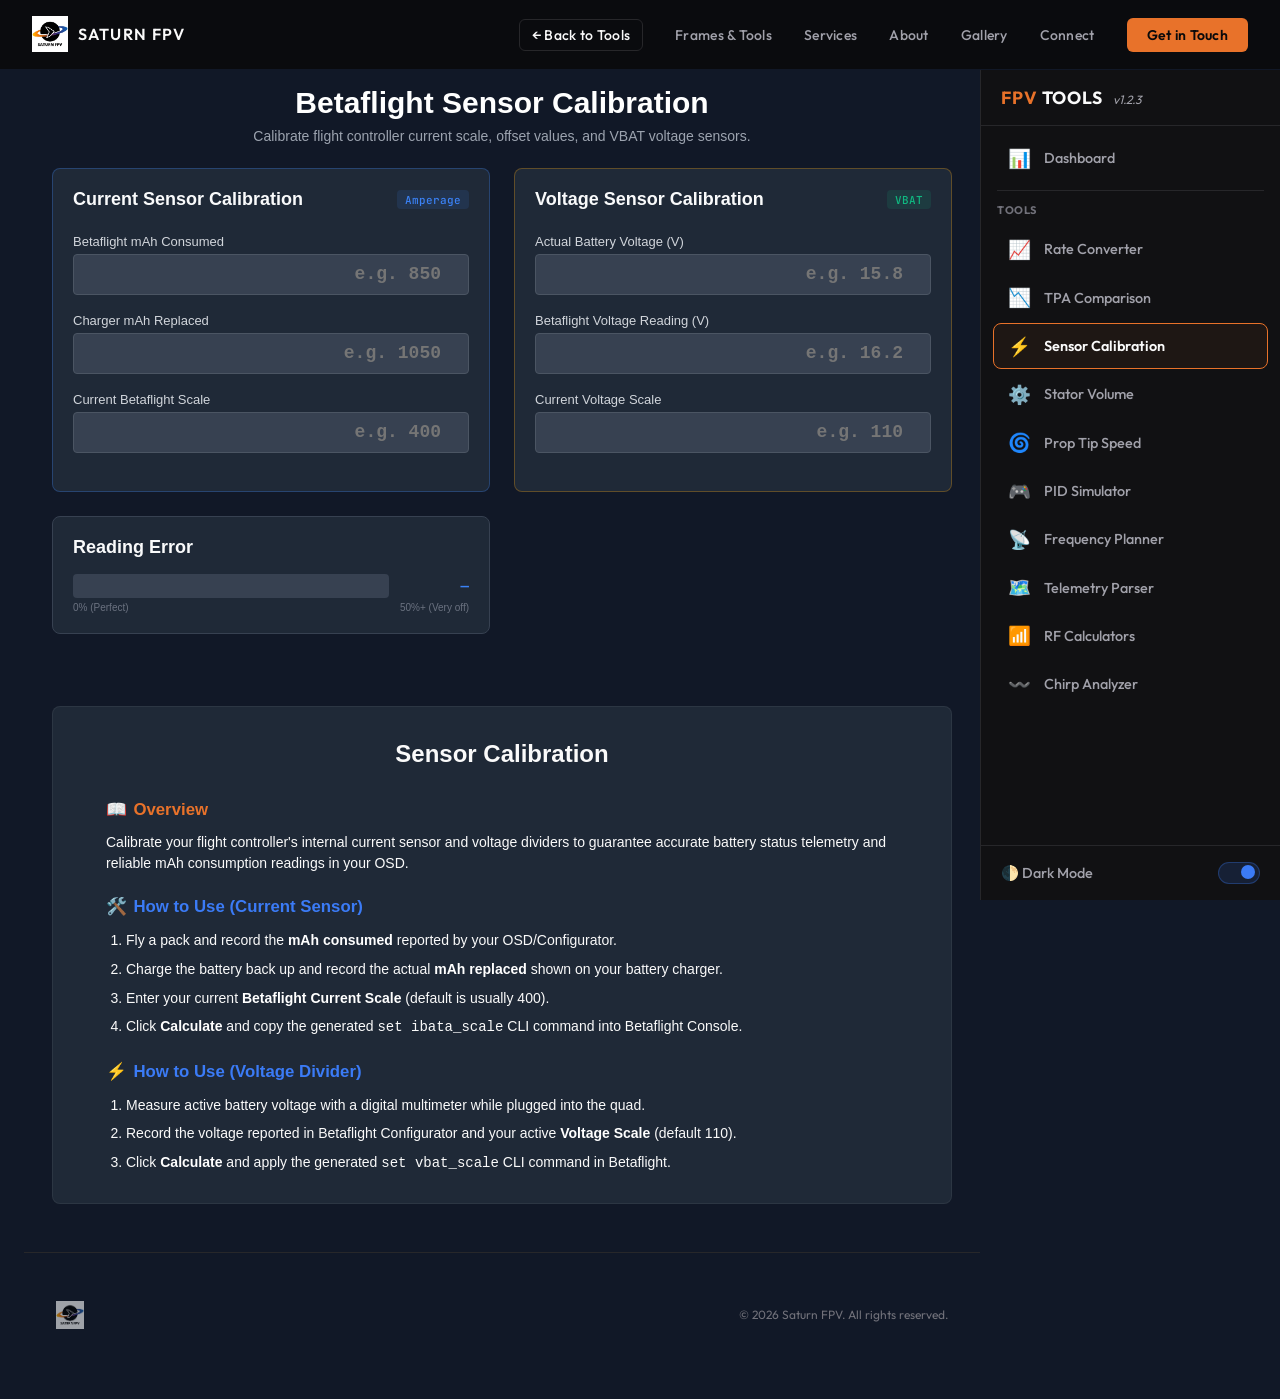
<file: tools/sensor-calibration.html>
<!DOCTYPE html>
<html lang="en">
<head>
    <meta charset="UTF-8">
    <meta name="viewport" content="width=device-width, initial-scale=1.0">
    <title>Betaflight Sensor Calibration - Saturn FPV</title>
    <style>
        * { margin: 0; padding: 0; box-sizing: border-box; }
        body {
            font-family: -apple-system, BlinkMacSystemFont, 'Segoe UI', Roboto, 'Helvetica Neue', Arial, sans-serif;
            background-color: #111827; color: white; padding: 1.5rem; min-height: 100vh;
        }
        .container { max-width: 900px; margin: 0 auto; }
        h1 { font-size: 1.875rem; font-weight: bold; margin-bottom: 0.5rem; text-align: center; }
        .subtitle { text-align: center; color: #9ca3af; font-size: 0.875rem; margin-bottom: 1.5rem; }

        /* ── Togglable results tabs ── */
        .results-tabs {
            display: flex;
            background: #111827;
            border: 1px solid #374151;
            border-radius: 0.75rem 0.75rem 0 0;
            overflow: hidden;
            border-bottom: none;
            max-width: 1280px;
            margin: 0 auto;
        }
        .results-tab {
            flex: 1;
            background: #111827;
            border: none;
            color: #9ca3af;
            padding: 0.85rem 1rem;
            font-size: 0.8125rem;
            font-weight: 600;
            cursor: pointer;
            transition: all 0.2s;
            text-align: center;
            border-bottom: 2px solid transparent;
            display: flex;
            align-items: center;
            justify-content: center;
            gap: 0.5rem;
            font-family: inherit;
        }
        .results-tab:hover {
            color: white;
            background: rgba(255,255,255,0.02);
        }
        .results-tab.active {
            background: #1f2937;
        }
        .results-tab.active.current-active {
            color: #3b82f6;
            border-bottom: 2px solid #3b82f6;
        }
        .results-tab.active.voltage-active {
            color: #10b981;
            border-bottom: 2px solid #10b981;
        }
        .results-tab.active.current-active .vbadge-tab {
            background: rgba(59,130,246,0.15);
            color: #3b82f6;
        }
        .results-tab.active.voltage-active .vbadge-tab {
            background: rgba(16,185,129,0.15);
            color: #10b981;
        }
        .vbadge-tab {
            font-size: 0.6875rem;
            font-weight: 500;
            background: rgba(55,65,81,0.5);
            padding: 0.15rem 0.5rem;
            border-radius: 0.25rem;
            color: #9ca3af;
            font-family: 'JetBrains Mono', 'Fira Code', monospace;
            transition: all 0.2s;
        }
        .vbadge-blue {
            color: #3b82f6 !important;
            background: rgba(59, 130, 246, 0.12) !important;
        }
        .vbadge-green {
            color: #10b981 !important;
            background: rgba(16, 185, 129, 0.12) !important;
        }
        .tab-content { display: none; }
        .tab-content.active { display: block; }

        /* ── Panels ── */
        .panel {
            background-color: #1f2937; border-radius: 0.5rem; padding: 1.25rem;
            border: 1px solid #374151;
        }
        .panel-title { font-size: 1.125rem; font-weight: 600; margin-bottom: 1rem; color: #f9fafb; }
        .panel-accent { border-color: rgba(59,130,246,.3); }

        /* ── Grid layouts ── */
        .grid-2 { display: grid; grid-template-columns: 1fr; gap: 1.5rem; margin-bottom: 1.5rem; }
        @media (min-width: 768px) { .grid-2 { grid-template-columns: 1fr 1fr; } }
        .grid-3 { display: grid; grid-template-columns: 1fr; gap: 1.5rem; margin-bottom: 1.5rem; }
        @media (min-width: 768px) { .grid-3 { grid-template-columns: 1fr 1fr; } }
        @media (min-width: 1024px) { .grid-3 { grid-template-columns: 1fr 1fr 1fr; } }
        .full-width { margin-bottom: 1.5rem; }

        /* ── Form groups ── */
        .sg { margin-bottom: 1.125rem; }
        .sg:last-of-type { margin-bottom: 0; }
        .sg label {
            display: flex; justify-content: space-between; align-items: center;
            margin-bottom: 0.3rem; font-size: 0.8125rem;
        }
        .sg .pn { color: #d1d5db; }
        .val { font-family: 'Courier New', monospace; font-weight: bold; font-size: 0.875rem; color: #3b82f6; }

        .ni {
            background-color: #374151; color: white; border: 1px solid #4b5563; border-radius: 0.25rem;
            padding: 0.4rem 0.5rem; font-family: 'Courier New', monospace; font-weight: bold;
            font-size: 0.875rem; width: 100%; text-align: right; outline: none;
        }
        .ni:focus { border-color: #3b82f6; }
        .ni-lg { font-size: 1.125rem; padding: 0.6rem 0.75rem; }

        input[type="range"] {
            width: 100%; height: 0.3rem; background-color: #374151; border-radius: 0.5rem;
            outline: none; cursor: pointer; -webkit-appearance: none; appearance: none;
        }
        input[type="range"]::-webkit-slider-thumb {
            -webkit-appearance: none; width: 0.8rem; height: 0.8rem; border-radius: 50%;
            background-color: #3b82f6; cursor: pointer;
        }
        input[type="range"]::-moz-range-thumb {
            width: 0.8rem; height: 0.8rem; border-radius: 50%;
            background-color: #3b82f6; cursor: pointer; border: none;
        }
        .rl { display: flex; justify-content: space-between; font-size: 0.625rem; color: #6b7280; margin-top: 0.1rem; }

        /* ── Result box ── */
        .result-box {
            background: linear-gradient(135deg, rgba(59,130,246,.1) 0%, rgba(16,185,129,.1) 100%);
            border: 2px solid #3b82f6; border-radius: 0.5rem; padding: 1.25rem;
            text-align: center; margin-top: 1rem;
        }
        .result-label { font-size: 0.8125rem; color: #9ca3af; margin-bottom: 0.25rem; text-transform: uppercase; letter-spacing: 0.05em; }
        .result-value {
            font-family: 'Courier New', monospace; font-size: 2rem; font-weight: bold;
            color: #3b82f6; line-height: 1.2;
        }
        .result-sub { font-size: 0.75rem; color: #6b7280; margin-top: 0.25rem; }

        /* ── CLI output ── */
        .cli-box {
            background-color: #0f172a; border: 1px solid #1e293b; border-radius: 0.375rem;
            padding: 0.6rem 0.75rem; margin-top: 0.75rem; font-family: 'Courier New', monospace;
            font-size: 0.75rem; color: #10b981; position: relative; cursor: pointer;
            line-height: 1.4; text-align: left;
        }
        .cli-box span:first-child { white-space: pre-wrap; }
        .cli-box:hover { border-color: #334155; }
        .cli-box .copy-hint {
            position: absolute; right: 0.5rem; top: 50%; transform: translateY(-50%);
            font-size: 0.625rem; color: #4b5563; font-family: -apple-system, sans-serif;
            white-space: nowrap;
        }
        .cli-box.copied .copy-hint { color: #10b981; }

        /* ── Steps / Instructions ── */
        .step {
            display: flex; gap: 0.75rem; padding: 0.75rem 0;
            border-bottom: 1px solid #374151; font-size: 0.8125rem; color: #d1d5db;
        }
        .step:last-child { border-bottom: none; }
        .step-num {
            flex-shrink: 0; width: 1.5rem; height: 1.5rem; border-radius: 50%;
            background: #3b82f6; color: white; display: flex; align-items: center;
            justify-content: center; font-size: 0.6875rem; font-weight: 700;
        }
        .step-text { line-height: 1.5; }


        .btn-primary {
            padding: 0.5rem 1rem; border: 1px solid #3b82f6; background: #3b82f6;
            color: white; border-radius: 0.375rem; cursor: pointer; font-size: 0.8125rem;
            font-weight: 600; transition: all .15s; width: 100%;
        }
        .btn-primary:hover { background: #2563eb; }
        .btn-row { display: flex; gap: 0.5rem; margin-top: 0.75rem; }

        /* ── Voltage section colors ── */
        .volt-accent .result-box { border-color: #f59e0b; }
        .volt-accent .result-value { color: #f59e0b; }
        .volt-accent .val { color: #f59e0b; }
        .volt-accent .cli-box { color: #f59e0b; }
        .volt-accent .step-num { background: #f59e0b; }
        .volt-accent input[type="range"]::-webkit-slider-thumb { background-color: #f59e0b; }
        .volt-accent input[type="range"]::-moz-range-thumb { background-color: #f59e0b; }
        .volt-accent .ni:focus { border-color: #f59e0b; }
        .volt-accent .btn-primary { background: #f59e0b; border-color: #f59e0b; color: #111827; }
        .volt-accent .btn-primary:hover { background: #d97706; }

        /* ── Info box ── */
        .info { display: none; }

        /* ── Tooltip ── */
        .tooltip {
            position: relative; display: inline-block; cursor: help;
        }
        .tooltip .tt-text {
            visibility: hidden; opacity: 0; width: 220px; background-color: #0f172a;
            color: #d1d5db; text-align: left; border-radius: 0.375rem; padding: 0.5rem 0.75rem;
            position: absolute; z-index: 10; bottom: 125%; left: 50%; transform: translateX(-50%);
            font-size: 0.6875rem; line-height: 1.4; border: 1px solid #1e293b;
            transition: opacity .2s;
        }
        .tooltip:hover .tt-text { visibility: visible; opacity: 1; }

        /* ── Flatten top corners of panels directly under active tabs ── */
        .tab-content .grid-2 > .panel,
        .tab-content .grid-2 > div > .panel:first-child {
            border-top-left-radius: 0;
            border-top-right-radius: 0;
        }

        /* ── Accuracy badge ── */
        .accuracy-badge {
            display: inline-block; padding: 0.15rem 0.5rem; border-radius: 1rem;
            font-size: 0.6875rem; font-weight: 600; margin-top: 0.5rem;
        }
        .acc-good { background: rgba(16,185,129,.15); color: #10b981; }
        .acc-ok { background: rgba(245,158,11,.15); color: #f59e0b; }
        .acc-poor { background: rgba(239,68,68,.15); color: #ef4444; }

        .tab-content { display: none; }
        .tab-content.active { display: block; }
        .tab-content .panel {
            border-top-left-radius: 0;
            border-top-right-radius: 0;
        }

        .input-results-grid {
            display: grid;
            grid-template-columns: 1fr;
            gap: 1.5rem;
            margin-bottom: 1.5rem;
        }
        @media (min-width: 1024px) {
            .results-tabs { display: none !important; }
            .tab-content { display: block !important; }
            .tab-content .panel {
                border-top-left-radius: 0.5rem !important;
                border-top-right-radius: 0.5rem !important;
            }
            .input-results-grid { grid-template-columns: 1fr 1fr; }
        }
        body.light-theme {
            background-color: #f3f4f6 !important;
            color: #1f2937 !important;
        }
        body.light-theme .panel {
            background-color: #ffffff !important;
            border-color: #d1d5db !important;
            color: #1f2937 !important;
        }
        body.light-theme label,
        body.light-theme .panel-title,
        body.light-theme .sg label,
        body.light-theme .sg .pn,
        body.light-theme .subtitle,
        body.light-theme .val {
            color: #4b5563 !important;
        }
        body.light-theme input[type="number"],
        body.light-theme select {
            background-color: #f9fafb !important;
            color: #111827 !important;
            border-color: #d1d5db !important;
        }
        body.light-theme input[type="number"]:focus,
        body.light-theme select:focus {
            border-color: #3b82f6 !important;
        }
        body.light-theme h1,
        body.light-theme h2 {
            color: #111827 !important;
        }
        body.light-theme .results-tabs {
            background-color: #f3f4f6 !important;
            border-color: #d1d5db !important;
        }
        body.light-theme .results-tab {
            background-color: #f3f4f6 !important;
            color: #4b5563 !important;
            border-color: #d1d5db !important;
        }
        body.light-theme .results-tab.active {
            background-color: #ffffff !important;
            color: #1f2937 !important;
        }
        body.light-theme .results-tab.active.current-active {
            color: #2563eb !important;
            border-bottom-color: #2563eb !important;
        }
        body.light-theme .results-tab.active.voltage-active {
            color: #059669 !important;
            border-bottom-color: #059669 !important;
        }
        body.light-theme .results-tab:hover {
            background-color: #e5e7eb !important;
            color: #111827 !important;
        }
        body.light-theme .vbadge-tab {
            background-color: #e5e7eb !important;
            color: #4b5563 !important;
        }
        body.light-theme .vbadge-blue {
            color: #2563eb !important;
            background-color: rgba(37, 99, 235, 0.1) !important;
        }
        body.light-theme .vbadge-green {
            color: #059669 !important;
            background-color: rgba(5, 150, 105, 0.1) !important;
        }
        body.light-theme .cli-container {
            background-color: #f3f4f6 !important;
            border-color: #d1d5db !important;
            color: #111827 !important;
        }
        body.light-theme .accuracy-badge {
            background-color: #f3f4f6 !important;
            color: #111827 !important;
        }
        body.light-theme .badge {
            background-color: #e5e7eb !important;
            color: #4b5563 !important;
        }
        .error-bar-track {
            background-color: #374151;
        }
        body.light-theme .error-bar-track {
            background-color: #cbd5e1 !important;
        }
    </style>
    <link rel="stylesheet" href="../css/fonts.css">
    <link rel="icon" type="image/png" href="../image/logo/favicon-32.png">
</head>
<body>
    <script>
        (function() {
            var theme = localStorage.getItem('fpv-tools-theme') || 'dark';
            if (theme === 'light') {
                document.body.classList.add('light-theme');
            }
        })();
    </script>

<div class="container">
    <h1>Betaflight Sensor Calibration</h1>
    <p class="subtitle">Calibrate flight controller current scale, offset values, and VBAT voltage sensors.</p>

    <!-- Tabs -->
    <div class="results-tabs" style="margin-bottom: 0;">
        <button class="results-tab active current-active" id="tab-btn-current" data-tab="current">
            Current Sensor <span class="vbadge-tab vbadge-blue" id="badge-current">Amperage</span>
        </button>
        <button class="results-tab" id="tab-btn-voltage" data-tab="voltage">
            Voltage Sensor <span class="vbadge-tab vbadge-green" id="badge-voltage">VBAT</span>
        </button>
    </div>

    <div class="input-results-grid">
        <!-- LEFT COLUMN: Current Calibration -->
        <div class="tab-content active" id="tab-current">
            <div class="panel panel-accent" style="margin-bottom: 1.5rem;">
                <div class="panel-title" style="display: flex; justify-content: space-between; align-items: center; margin-bottom: 1.5rem;">
                    <span>Current Sensor Calibration</span>
                    <span class="vbadge-tab vbadge-blue">Amperage</span>
                </div>
                
                <div class="sg">
                    <label>
                        <span class="pn">
                            <span class="tooltip">Betaflight mAh Consumed
                                <span class="tt-text">The mAh reading from your OSD or Betaflight Configurator after your flight.</span>
                            </span>
                        </span>
                    </label>
                    <input class="ni ni-lg" type="number" id="bf-mah" placeholder="e.g. 850" min="1" step="1">
                </div>
                <div class="sg">
                    <label>
                        <span class="pn">
                            <span class="tooltip">Charger mAh Replaced
                                <span class="tt-text">The mAh your charger put back into the battery. Use a charger that displays this value.</span>
                            </span>
                        </span>
                    </label>
                    <input class="ni ni-lg" type="number" id="charger-mah" placeholder="e.g. 1050" min="1" step="1">
                </div>
                <div class="sg">
                    <label>
                        <span class="pn">
                            <span class="tooltip">Current Betaflight Scale
                                <span class="tt-text">Found in Betaflight Configurator → Power &amp; Battery tab → Amperage Meter → Scale. Default is usually 400.</span>
                            </span>
                        </span>
                    </label>
                    <input class="ni ni-lg" type="number" id="old-scale" placeholder="e.g. 400" min="1" step="1">
                </div>

                <div class="result-box" id="result-box" style="display:none;">
                    <div class="result-label">New Betaflight Scale</div>
                    <div class="result-value" id="new-scale">—</div>
                    <div class="result-sub" id="result-info"></div>
                    <div id="accuracy-badge"></div>
                </div>

                <div class="cli-box" id="cli-box" style="display:none;" onclick="copyCLI(this)"><span id="cli-text"></span><span class="copy-hint" id="copy-hint">Click to copy</span></div>
            </div>

            <!-- Error % Visualizer -->
            <div class="panel" style="margin-bottom: 1.5rem;" id="error-panel" style="display:none;">
                <div class="panel-title">Reading Error</div>
                <div style="display:flex; align-items:center; gap:1rem;">
                    <div style="flex:1;">
                        <div class="error-bar-track" style="border-radius:0.25rem; height:1.5rem; position:relative; overflow:hidden;">
                            <div id="error-bar" style="height:100%; border-radius:0.25rem; transition: width .3s; width:0%;"></div>
                        </div>
                    </div>
                    <div class="val" id="error-pct" style="min-width:4rem; text-align:right;">—</div>
                </div>
                <div style="display:flex; justify-content:space-between; font-size:0.625rem; color:#6b7280; margin-top:0.25rem;">
                    <span>0% (Perfect)</span>
                    <span>50%+ (Very off)</span>
                </div>
            </div>

            <div class="info" style="margin-bottom: 1.5rem;">
                <strong>Formula:</strong> New Scale = Old Scale × (Betaflight mAh ÷ Charger mAh)<br><br>
                <strong>Why calibrate?</strong> Current sensors vary significantly between flight controllers and ESCs. Factory defaults are often inaccurate. An uncalibrated sensor can show 850 mAh when you've actually used 1050 mAh — meaning you're over-discharging batteries without knowing it.<br><br>
                <strong>Pro tip:</strong> After applying the new scale, fly another pack and repeat. Each iteration narrows the error. After 2–3 rounds, you'll typically be within 2–3% accuracy.
            </div>
        </div>

        <!-- RIGHT COLUMN: Voltage Calibration -->
        <div class="tab-content" id="tab-voltage">
            <div class="panel panel-accent" style="border-color: rgba(245,158,11,.3); margin-bottom: 1.5rem;">
                <div class="panel-title" style="display: flex; justify-content: space-between; align-items: center; margin-bottom: 1.5rem;">
                    <span>Voltage Sensor Calibration</span>
                    <span class="vbadge-tab vbadge-green">VBAT</span>
                </div>
                <div class="sg">
                    <label><span class="pn">
                        <span class="tooltip">Actual Battery Voltage (V)
                            <span class="tt-text">Measured with a multimeter or LiPo checker while the battery is plugged into the quad.</span>
                        </span>
                    </span></label>
                    <input class="ni ni-lg" type="number" id="actual-voltage" placeholder="e.g. 15.8" min="0" step="0.01">
                </div>
                <div class="sg">
                    <label><span class="pn">
                        <span class="tooltip">Betaflight Voltage Reading (V)
                            <span class="tt-text">The voltage shown in Betaflight Configurator's Power &amp; Battery tab.</span>
                        </span>
                    </span></label>
                    <input class="ni ni-lg" type="number" id="bf-voltage" placeholder="e.g. 16.2" min="0" step="0.01">
                </div>
                <div class="sg">
                    <label><span class="pn">
                        <span class="tooltip">Current Voltage Scale
                            <span class="tt-text">Found in Betaflight Configurator → Power &amp; Battery tab → Voltage Meter → Scale. Default is usually 110.</span>
                        </span>
                    </span></label>
                    <input class="ni ni-lg" type="number" id="old-vscale" placeholder="e.g. 110" min="1" step="1">
                </div>

                <div class="result-box" id="volt-result-box" style="display:none;">
                    <div class="result-label">New Voltage Scale</div>
                    <div class="result-value" id="new-vscale">—</div>
                    <div class="result-sub" id="volt-result-info"></div>
                </div>

                <div class="cli-box" id="volt-cli-box" style="display:none;" onclick="copyCLI(this)"><span id="volt-cli-text"></span><span class="copy-hint">Click to copy</span></div>
            </div>

            <div class="info">
                <strong>Formula:</strong> New Scale = Old Scale × (Actual Voltage ÷ Betaflight Voltage)<br><br>
                <strong>Note:</strong> Unlike current calibration, voltage calibration only needs to be done once per flight controller. Measure voltage while the battery is connected to the quad — unplugged voltage will differ due to voltage sag/rise.
            </div>
        </div>
    </div>
</div>

<script>
// ================================================================
//  STATE
// ================================================================

// ================================================================
//  TABS
// ================================================================
document.querySelectorAll('.results-tab').forEach(function(tab) {
    tab.addEventListener('click', function() {
        document.querySelectorAll('.results-tab').forEach(function(t) {
            t.classList.remove('active', 'current-active', 'voltage-active');
        });
        document.querySelectorAll('.tab-content').forEach(function(tc) { tc.classList.remove('active'); });
        tab.classList.add('active');
        if (tab.getAttribute('data-tab') === 'current') {
            tab.classList.add('current-active');
        } else {
            tab.classList.add('voltage-active');
        }
        document.getElementById('tab-' + tab.getAttribute('data-tab')).classList.add('active');
    });
});

// ================================================================
//  CURRENT SENSOR CALCULATION
// ================================================================
function calculate() {
    var bfMah = parseFloat(document.getElementById('bf-mah').value);
    var chargerMah = parseFloat(document.getElementById('charger-mah').value);
    var oldScale = parseFloat(document.getElementById('old-scale').value);

    if (!bfMah || !chargerMah || !oldScale || bfMah <= 0 || chargerMah <= 0 || oldScale <= 0) {
        alert('Please fill in all fields with positive values.');
        return;
    }

    var newScale = Math.round(oldScale * (bfMah / chargerMah));
    var errorPct = Math.abs((bfMah - chargerMah) / chargerMah * 100);
    var direction = bfMah < chargerMah ? 'under-reading' : 'over-reading';

    // Display result
    document.getElementById('result-box').style.display = 'block';
    document.getElementById('new-scale').textContent = newScale;
    document.getElementById('result-info').textContent =
        'Your sensor was ' + direction + ' by ' + errorPct.toFixed(1) + '% (Scale ' + oldScale + ' → ' + newScale + ')';

    // Accuracy badge
    var badge = document.getElementById('accuracy-badge');
    if (errorPct < 5) {
        badge.innerHTML = '<span class="accuracy-badge acc-good">✓ Good — within 5%</span>';
    } else if (errorPct < 15) {
        badge.innerHTML = '<span class="accuracy-badge acc-ok">⚠ Moderate — ' + errorPct.toFixed(0) + '% off</span>';
    } else {
        badge.innerHTML = '<span class="accuracy-badge acc-poor">✗ Significant — ' + errorPct.toFixed(0) + '% off</span>';
    }

    // CLI command
    document.getElementById('cli-box').style.display = 'block';
    document.getElementById('cli-text').textContent = 'set ibata_scale = ' + newScale + '\nsave';

    // Error bar
    document.getElementById('error-panel').style.display = 'block';
    var barWidth = Math.min(errorPct, 50) / 50 * 100;
    var bar = document.getElementById('error-bar');
    bar.style.width = barWidth + '%';
    bar.style.background = errorPct < 5 ? '#10b981' : errorPct < 15 ? '#f59e0b' : '#ef4444';
    document.getElementById('error-pct').textContent = errorPct.toFixed(1) + '%';
    document.getElementById('error-pct').style.color = errorPct < 5 ? '#10b981' : errorPct < 15 ? '#f59e0b' : '#ef4444';

}

// ================================================================
//  VOLTAGE SENSOR CALCULATION
// ================================================================
function calcVoltage() {
    var actualV = parseFloat(document.getElementById('actual-voltage').value);
    var bfV = parseFloat(document.getElementById('bf-voltage').value);
    var oldVScale = parseFloat(document.getElementById('old-vscale').value);

    if (!actualV || !bfV || !oldVScale || actualV <= 0 || bfV <= 0 || oldVScale <= 0) {
        alert('Please fill in all fields with positive values.');
        return;
    }

    var newVScale = Math.round(oldVScale * (actualV / bfV));
    var errorPct = Math.abs((bfV - actualV) / actualV * 100);

    document.getElementById('volt-result-box').style.display = 'block';
    document.getElementById('new-vscale').textContent = newVScale;
    document.getElementById('volt-result-info').textContent =
        'Error was ' + errorPct.toFixed(2) + '% (Scale ' + oldVScale + ' → ' + newVScale + ')';

    document.getElementById('volt-cli-box').style.display = 'block';
    document.getElementById('volt-cli-text').textContent = 'set vbat_scale = ' + newVScale + '\nsave';
}

// ================================================================
//  CLI COPY
// ================================================================
function copyCLI(el) {
    var text = el.querySelector('span:first-child').textContent;
    navigator.clipboard.writeText(text).then(function() {
        var hint = el.querySelector('.copy-hint');
        hint.textContent = 'Copied!';
        el.classList.add('copied');
        setTimeout(function() {
            hint.textContent = 'Click to copy';
            el.classList.remove('copied');
        }, 2000);
    });
}

// ================================================================
//  AUTO-CALCULATE ON INPUT
// ================================================================
['bf-mah', 'charger-mah', 'old-scale'].forEach(function(id) {
    document.getElementById(id).addEventListener('input', function() {
        var a = document.getElementById('bf-mah').value;
        var b = document.getElementById('charger-mah').value;
        var c = document.getElementById('old-scale').value;
        if (a && b && c && parseFloat(a) > 0 && parseFloat(b) > 0 && parseFloat(c) > 0) {
            calculate();
        }
    });
});

['actual-voltage', 'bf-voltage', 'old-vscale'].forEach(function(id) {
    document.getElementById(id).addEventListener('input', function() {
        var a = document.getElementById('actual-voltage').value;
        var b = document.getElementById('bf-voltage').value;
        var c = document.getElementById('old-vscale').value;
        if (a && b && c && parseFloat(a) > 0 && parseFloat(b) > 0 && parseFloat(c) > 0) {
            calcVoltage();
        }
    });
});

// Listen for theme change from parent wrapper
window.addEventListener('message', function(event) {
    if (event.source !== window.parent) return;
    if (event.data && event.data.type === 'setTheme') {
        if (event.data.theme === 'light') {
            document.body.classList.add('light-theme');
        } else {
            document.body.classList.remove('light-theme');
        }
    }
});

// Init theme on load
(function() {
    const t = localStorage.getItem('fpv-tools-theme') || 'dark';
    if (t === 'light') {
        document.body.classList.add('light-theme');
    }
})();
</script>
<div id="help-content-source" style="display:none;">
    <div style="max-width: 800px; margin: 0 auto; padding: 0.5rem 0.25rem;">
        <div style="text-align: center; margin-bottom: 1.5rem;">
            <h1 style="font-size: 1.5rem; font-weight: 700; color: var(--text, #FAFAFA); margin-bottom: 0.5rem;">Sensor Calibration</h1>
        </div>

        <div style="margin-bottom: 1.25rem;">
            <h3 style="font-size: 1.05rem; font-weight: 600; color: var(--orange, #E8722A); margin-bottom: 0.5rem; display: flex; align-items: center; gap: 0.4rem;">
                <span>📖</span> Overview
            </h3>
            <p style="font-size: 0.875rem; color: var(--text, #FAFAFA); line-height: 1.5;">
                Calibrate your flight controller's internal current sensor and voltage dividers to guarantee accurate battery status telemetry and reliable mAh consumption readings in your OSD.
            </p>
        </div>

        <div style="margin-bottom: 1.25rem;">
            <h3 style="font-size: 1.05rem; font-weight: 600; color: var(--blue, #3B7BF6); margin-bottom: 0.5rem; display: flex; align-items: center; gap: 0.4rem;">
                <span>🛠️</span> How to Use (Current Sensor)
            </h3>
            <ol style="padding-left: 1.25rem; font-size: 0.875rem; color: var(--text, #FAFAFA); line-height: 1.6; display: flex; flex-direction: column; gap: 0.4rem;">
                <li>Fly a pack and record the <strong>mAh consumed</strong> reported by your OSD/Configurator.</li>
                <li>Charge the battery back up and record the actual <strong>mAh replaced</strong> shown on your battery charger.</li>
                <li>Enter your current <strong>Betaflight Current Scale</strong> (default is usually 400).</li>
                <li>Click <strong>Calculate</strong> and copy the generated <code>set ibata_scale</code> CLI command into Betaflight Console.</li>
            </ol>
        </div>

        <div>
            <h3 style="font-size: 1.05rem; font-weight: 600; color: var(--blue, #3B7BF6); margin-bottom: 0.5rem; display: flex; align-items: center; gap: 0.4rem;">
                <span>⚡</span> How to Use (Voltage Divider)
            </h3>
            <ol style="padding-left: 1.25rem; font-size: 0.875rem; color: var(--text, #FAFAFA); line-height: 1.6; display: flex; flex-direction: column; gap: 0.4rem;">
                <li>Measure active battery voltage with a digital multimeter while plugged into the quad.</li>
                <li>Record the voltage reported in Betaflight Configurator and your active <strong>Voltage Scale</strong> (default 110).</li>
                <li>Click <strong>Calculate</strong> and apply the generated <code>set vbat_scale</code> CLI command in Betaflight.</li>
            </ol>
        </div>
    </div>
</div>
<script src="../partials/partial_tools.js"></script>
<script>
    if (window.parent && window.parent !== window) {
        window.parent.postMessage({ type: 'pageChange', key: 'current' }, '*');
        window.parent.postMessage({
            type: 'helpData',
            key: 'current',
            html: document.getElementById('help-content-source').innerHTML
        }, '*');
    }
</script>
</body>
</html>
</file>
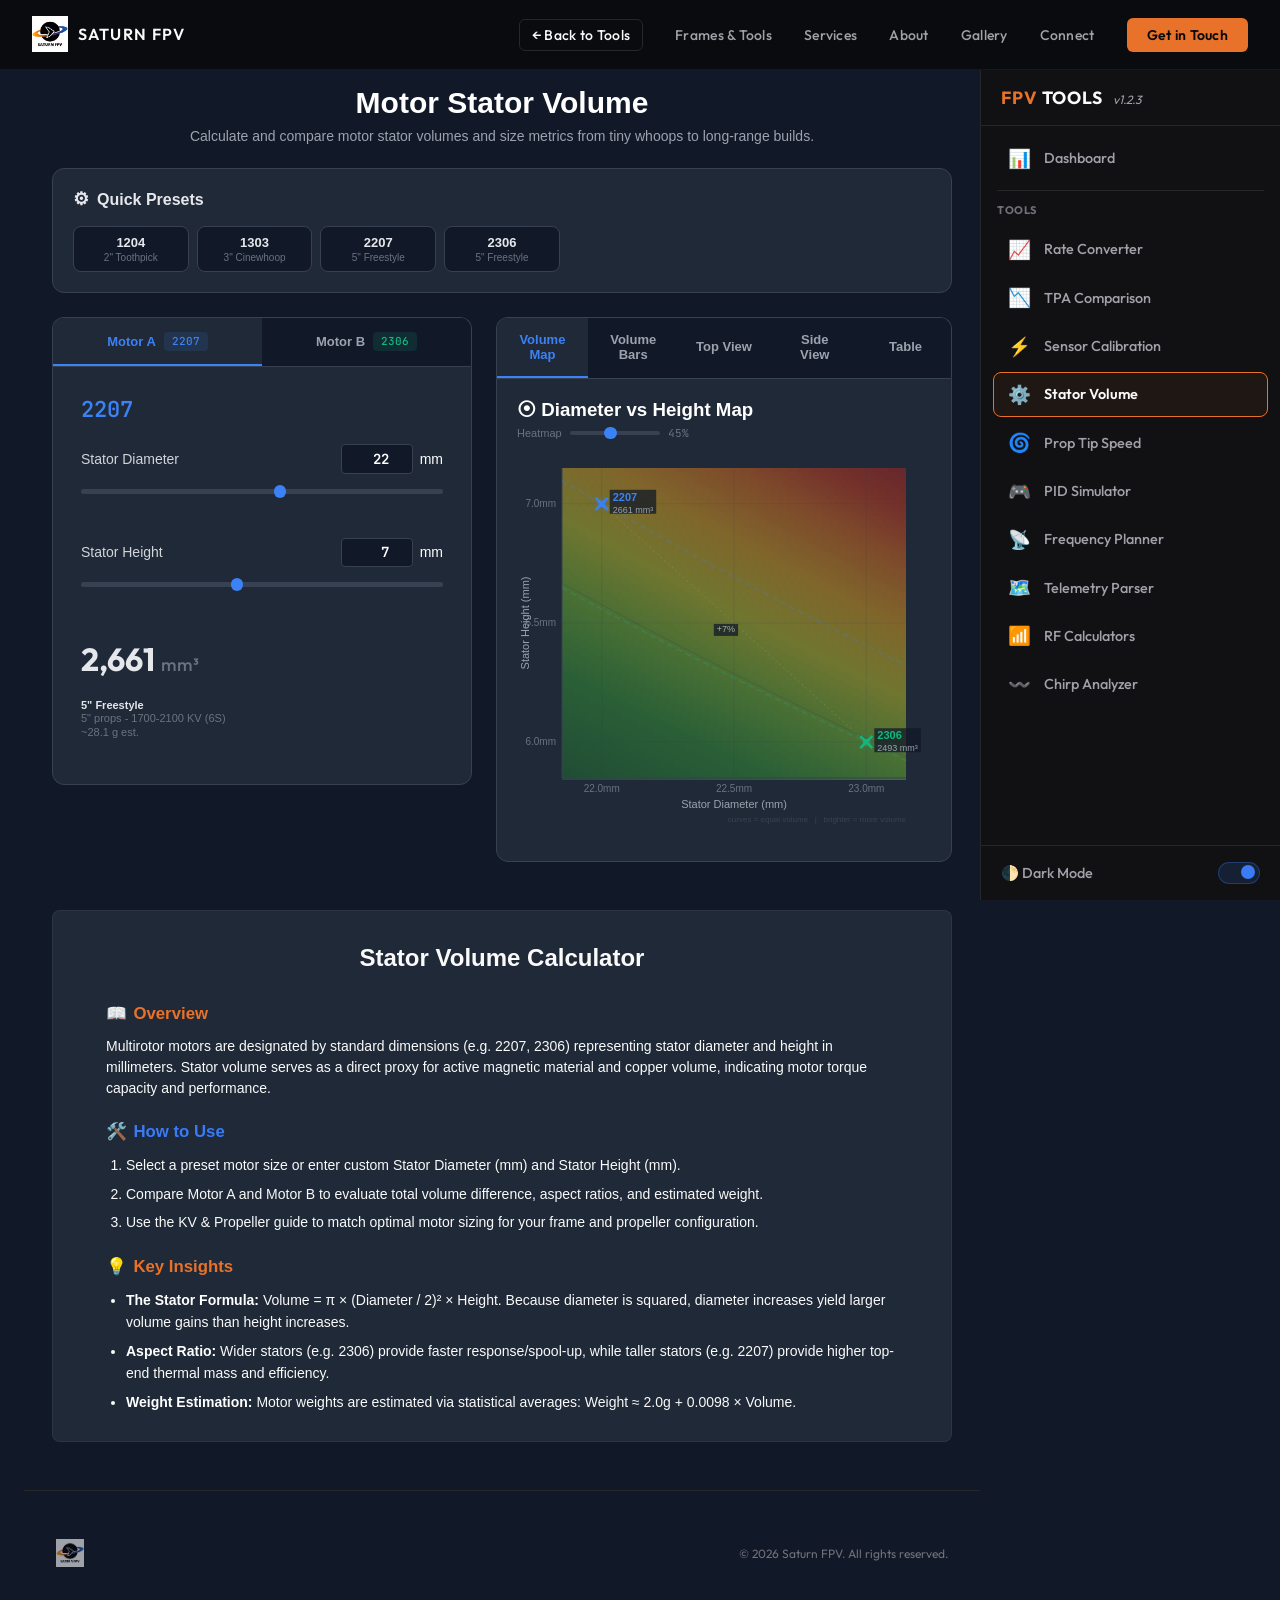
<file: tools/stator-volume.html>
<!DOCTYPE html>
<html lang="en">
<head>
    <meta charset="UTF-8">
    <meta name="viewport" content="width=device-width, initial-scale=1.0">
    <title>Motor Stator Volume - Saturn FPV</title>
    <link rel="stylesheet" href="../css/fonts.css">
    <link rel="icon" type="image/png" href="../image/logo/favicon-32.png">
    <style>
        * { margin: 0; padding: 0; box-sizing: border-box; }
        body {
            font-family: -apple-system, BlinkMacSystemFont, 'Segoe UI', Roboto, 'Helvetica Neue', Arial, sans-serif;
            background-color: #111827;
            color: white;
            padding: 1.5rem;
            min-height: 100vh;
        }
        .container { max-width: 900px; margin: 0 auto; }
        h1 {
            font-size: 1.875rem;
            font-weight: bold;
            margin-bottom: 0.5rem;
            text-align: center;
        }
        .subtitle {
            text-align: center;
            color: #9ca3af;
            font-size: 0.875rem;
            margin-bottom: 1.5rem;
        }

        .panel {
            background: #1f2937;
            border: 1px solid #374151;
            border-radius: 0.75rem;
            padding: 1.25rem;
            margin-bottom: 1.5rem;
        }
        .panel h2 {
            font-size: 1rem;
            font-weight: 600;
            margin-bottom: 1rem;
            color: #e5e7eb;
            display: flex;
            align-items: center;
            gap: 0.5rem;
        }
        .panel h2 .icon { font-size: 1.1rem; }

        /* Presets */
        .presets-grid {
            display: grid;
            grid-template-columns: repeat(auto-fill, minmax(105px, 1fr));
            gap: 0.5rem;
        }
        .preset-btn {
            background: #111827;
            border: 1px solid #374151;
            border-radius: 0.5rem;
            padding: 0.5rem 0.4rem;
            color: #e5e7eb;
            cursor: pointer;
            font-size: 0.75rem;
            text-align: center;
            transition: all 0.2s;
        }
        .preset-btn:hover { border-color: #3b82f6; background: #1e293b; }
        .preset-btn .ptitle { font-weight: 600; font-size: 0.8125rem; margin-bottom: 0.15rem; }
        .preset-btn .pdetail { color: #6b7280; font-size: 0.625rem; }

        /* Motor slots */
        .motor-slots { display: flex; flex-direction: column; gap: 0.75rem; margin-bottom: 1rem; }
        .motor-slot {
            display: flex;
            flex-direction: column;
            gap: 1rem;
            background: transparent;
            border: none;
            padding: 0.5rem;
        }
        
        .sg { margin-bottom: 1.125rem; }
        .sg:last-of-type { margin-bottom: 0; }
        .sg label { display: flex; justify-content: space-between; align-items: center; margin-bottom: 0.3rem; font-size: 0.875rem; }
        .sg .pn { color: #d1d5db; font-weight: 500; }
        
        input[type="range"] {
            -webkit-appearance: none;
            appearance: none;
            width: 100%;
            height: 0.3rem;
            background-color: #374151;
            border-radius: 0.5rem;
            outline: none;
            cursor: pointer;
            margin: 10px 0;
        }
        
        input[type="range"]::-webkit-slider-thumb {
            -webkit-appearance: none;
            appearance: none;
            width: 0.8rem;
            height: 0.8rem;
            border-radius: 50%;
            background-color: #3b82f6;
            cursor: pointer;
            transition: transform 0.1s ease, background-color 0.1s ease;
        }
        
        input[type="range"]::-moz-range-thumb {
            width: 0.8rem;
            height: 0.8rem;
            border-radius: 50%;
            background-color: #3b82f6;
            cursor: pointer;
            border: none;
            transition: transform 0.1s ease, background-color 0.1s ease;
        }
        
        .motor0 input[type="range"]::-webkit-slider-thumb { background-color: #3b82f6; }
        .motor0 input[type="range"]::-moz-range-thumb     { background-color: #3b82f6; }
        .motor1 input[type="range"]::-webkit-slider-thumb { background-color: #10b981; }
        .motor1 input[type="range"]::-moz-range-thumb     { background-color: #10b981; }

        .ni {
            background-color: #111827;
            color: inherit;
            border: 1px solid #374151;
            border-radius: 0.25rem;
            padding: 0.3rem 0.5rem;
            font-family: 'JetBrains Mono', 'Fira Code', monospace;
            font-weight: bold;
            font-size: 0.875rem;
            width: 4.5rem;
            text-align: right;
            outline: none;
            transition: border-color 0.2s;
        }
        .ni:focus { border-color: #3b82f6; }
        .motor1 .ni:focus { border-color: #10b981; }
        .slot-input-group .unit {
            font-size: 0.6875rem;
            color: #6b7280;
        }
        .slot-volume {
            font-family: 'JetBrains Mono', 'Fira Code', monospace;
            font-size: 0.9375rem;
            font-weight: 600;
            color: #e5e7eb;
            min-width: 105px;
            text-align: right;
        }
        .slot-volume .vol-unit { font-size: 0.6875rem; color: #6b7280; margin-left: 0.2rem; }
        .slot-name {
            font-family: 'JetBrains Mono', 'Fira Code', monospace;
            font-size: 0.875rem;
            font-weight: 600;
            min-width: 55px;
        }
        .slot-meta {
            font-size: 0.6875rem;
            color: #6b7280;
            min-width: 120px;
        }
        .slot-meta .meta-line { margin-bottom: 0.1rem; }
        .btn-remove {
            background: none;
            border: 1px solid #374151;
            border-radius: 0.25rem;
            color: #6b7280;
            cursor: pointer;
            font-size: 0.75rem;
            padding: 0.2rem 0.5rem;
            transition: all 0.2s;
            margin-left: auto;
        }
        .btn-remove:hover { border-color: #ef4444; color: #ef4444; }

        .btn-add {
            background: none;
            border: 1px dashed #374151;
            border-radius: 0.5rem;
            color: #6b7280;
            cursor: pointer;
            font-size: 0.8125rem;
            padding: 0.625rem;
            width: 100%;
            transition: all 0.2s;
        }
        .btn-add:hover { border-color: #3b82f6; color: #3b82f6; }

        /* Viz panels */
        .viz-grid {
            display: grid;
            grid-template-columns: 1fr 1fr;
            gap: 1.5rem;
            margin-bottom: 1.5rem;
        }
        .viz-panel {
            background: #1f2937;
            border: 1px solid #374151;
            border-radius: 0.75rem;
            padding: 1.25rem;
            min-width: 0; /* Prevent CSS Grid content overflow */
        }
        .viz-panel h3 {
            font-size: 0.875rem;
            font-weight: 600;
            color: #e5e7eb;
            margin-bottom: 0.75rem;
            display: flex;
            align-items: center;
            gap: 0.4rem;
        }
        .viz-panel h3 .icon { font-size: 0.9rem; }
        .viz-panel canvas { width: 100%; border-radius: 0.375rem; }

        /* Cross-section viz */
        .cross-section-container {
            display: flex;
            flex-direction: row;
            justify-content: center;
            align-items: flex-start;
            gap: 1.5rem;
            margin-top: 0.5rem;
            overflow-x: auto;
            width: 100%;
            -webkit-overflow-scrolling: touch;
            padding-bottom: 0.5rem;
        }
        .cross-view {
            text-align: center;
            flex-shrink: 0;
            width: 100%;
            max-width: 400px;
        }
        .cross-view canvas {
            width: 100% !important;
            max-width: 400px !important;
            height: auto !important;
            aspect-ratio: 1 / 1;
            border-radius: 0.375rem;
        }
        .cross-view .cv-label { font-size: 0.6875rem; color: #6b7280; margin-bottom: 0.5rem; }

        /* Comparison table */
        .comp-table {
            width: 100%;
            border-collapse: collapse;
            font-size: 0.8125rem;
        }
        .comp-table th {
            text-align: left;
            font-size: 0.6875rem;
            font-weight: 600;
            color: #6b7280;
            text-transform: uppercase;
            letter-spacing: 0.05em;
            padding: 0.5rem 0.625rem;
            border-bottom: 1px solid #374151;
            cursor: pointer;
            user-select: none;
            white-space: nowrap;
        }
        .comp-table th:hover { color: #9ca3af; }
        .comp-table th .sort-arrow { font-size: 0.5rem; margin-left: 0.25rem; }
        .comp-table td {
            padding: 0.5rem 0.625rem;
            border-bottom: 1px solid rgba(55,65,81,0.4);
            font-family: 'JetBrains Mono', 'Fira Code', monospace;
            font-size: 0.8125rem;
        }
        .comp-table tr:last-child td { border-bottom: none; }
        .comp-table .td-name { font-weight: 600; }
        .comp-table .td-pct-pos { color: #10b981; }
        .comp-table .td-pct-neg { color: #ef4444; }
        .comp-table .td-baseline { color: #6b7280; }

        /* Info tip */
        .info-tip {
            font-size: 0.6875rem;
            color: #6b7280;
            line-height: 1.5;
            padding: 0.5rem 0.75rem;
            background: rgba(17,24,39,0.5);
            border-radius: 0.375rem;
            border: 1px solid rgba(55,65,81,0.5);
        }

        .sep { border-top: 1px solid #374151; margin: 1rem 0; }

        select option { background: #1f2937; color: white; }

        /* Togglable results tabs */
        .results-tabs {
            display: flex;
            background: #111827;
            border: 1px solid #374151;
            border-radius: 0.75rem 0.75rem 0 0;
            overflow: hidden;
            border-bottom: none;
        }
        .results-tab {
            flex: 1;
            background: #111827;
            border: none;
            color: #9ca3af;
            padding: 0.85rem 1rem;
            font-size: 0.8125rem;
            font-weight: 600;
            cursor: pointer;
            transition: all 0.2s;
            text-align: center;
            border-bottom: 2px solid transparent;
            display: flex;
            align-items: center;
            justify-content: center;
            gap: 0.5rem;
            font-family: inherit;
        }
        .results-tab:hover {
            color: white;
            background: rgba(255,255,255,0.02);
        }
        .results-tab.active {
            color: #3b82f6;
            background: #1f2937;
            border-bottom: 2px solid #3b82f6;
        }
        .results-tab.active .vbadge-tab {
            background: rgba(59,130,246,0.15);
            color: #3b82f6;
        }
        .results-tab.active.motor1-active {
            color: #10b981;
            border-bottom: 2px solid #10b981;
        }
        .results-tab.active.motor1-active .vbadge-tab {
            background: rgba(16,185,129,0.15);
            color: #10b981;
        }
        .vbadge-tab {
            font-size: 0.6875rem;
            font-weight: 500;
            background: rgba(55,65,81,0.5);
            padding: 0.15rem 0.5rem;
            border-radius: 0.25rem;
            color: #9ca3af;
            font-family: 'JetBrains Mono', 'Fira Code', monospace;
            transition: all 0.2s;
        }
        .vbadge-blue {
            color: #3b82f6 !important;
            background: rgba(59, 130, 246, 0.12) !important;
        }
        .vbadge-green {
            color: #10b981 !important;
            background: rgba(16, 185, 129, 0.12) !important;
        }
        .tab-wrapper {
            display: grid;
            grid-template-columns: minmax(0, 1fr);
            grid-template-rows: 1fr;
        }
        .viz-tab-content {
            grid-area: 1 / 1 / 2 / 2;
            width: 100%;
            min-width: 0;
            opacity: 1;
            visibility: visible;
            pointer-events: auto;
            transition: opacity 0.15s ease;
        }
        .viz-tab-content.hidden {
            opacity: 0;
            visibility: hidden;
            pointer-events: none;
        }
        .viz-tab-content canvas {
            width: 100%;
            border-radius: 0.375rem;
        }

        @media (max-width: 900px) {
            .viz-grid { grid-template-columns: 1fr; }
        }
        @media (max-width: 640px) {
            body { padding: 1rem; }
            h1 { font-size: 1.375rem; }
            .motor-slot { flex-direction: column; align-items: flex-start; gap: 0.5rem; }
            .slot-volume { text-align: left; min-width: auto; }
            .btn-remove { margin-left: 0; display: none !important; }
            .slot-input-group input[type="range"] { width: 100px; }
            .presets-grid { grid-template-columns: repeat(auto-fill, minmax(90px, 1fr)); }
            .results-tabs {
                overflow-x: auto;
                white-space: nowrap;
                -webkit-overflow-scrolling: touch;
            }
            .results-tab {
                flex: none;
                padding: 0.6rem 0.75rem;
                font-size: 0.75rem;
            }
            .motor-tabs .results-tab {
                flex: 1 !important;
            }
        }

        .input-results-grid {
            display: grid;
            grid-template-columns: minmax(0, 1fr);
            gap: 1.5rem;
            margin-bottom: 1.5rem;
        }
        @media (min-width: 1024px) {
            .input-results-grid { grid-template-columns: 420px minmax(0, 1fr); }
        }
        body.light-theme {
            background-color: #f3f4f6 !important;
            color: #1f2937 !important;
        }
        body.light-theme .panel,
        body.light-theme .control-panel,
        body.light-theme .viz-panel,
        body.light-theme .viz-tab-content,
        body.light-theme .presets-section {
            background-color: #ffffff !important;
            border-color: #d1d5db !important;
            color: #1f2937 !important;
        }
        body.light-theme label,
        body.light-theme .control-panel h3,
        body.light-theme .control-panel h2,
        body.light-theme .sg label,
        body.light-theme .rl,
        body.light-theme .help-text,
        body.light-theme .slot-label,
        body.light-theme .desc-section {
            color: #4b5563 !important;
        }
        body.light-theme input[type="number"],
        body.light-theme select {
            background-color: #f9fafb !important;
            color: #111827 !important;
            border-color: #d1d5db !important;
        }
        body.light-theme input[type="number"]:focus,
        body.light-theme select:focus {
            border-color: #3b82f6 !important;
        }
        body.light-theme input[type="range"] {
            background-color: #e5e7eb !important;
        }
        body.light-theme h1,
        body.light-theme h2,
        body.light-theme .val,
        body.light-theme .slot-title,
        body.light-theme .stat-box .number {
            color: #111827 !important;
        }
        body.light-theme .results-tabs {
            background-color: #f3f4f6 !important;
            border-color: #d1d5db !important;
        }
        body.light-theme .results-tab {
            background-color: #f3f4f6 !important;
            color: #4b5563 !important;
            border-color: #d1d5db !important;
        }
        body.light-theme .results-tab.active {
            background-color: #ffffff !important;
            color: #2563eb !important;
            border-bottom-color: #2563eb !important;
        }
        body.light-theme .results-tab.active.motor1-active {
            color: #10b981 !important;
            border-bottom-color: #10b981 !important;
        }
        body.light-theme .results-tab:hover {
            background-color: #e5e7eb !important;
            color: #111827 !important;
        }
        body.light-theme .vbadge-blue {
            color: #2563eb !important;
            background-color: rgba(37, 99, 235, 0.1) !important;
        }
        body.light-theme .vbadge-green {
            color: #10b981 !important;
            background-color: rgba(16, 185, 129, 0.1) !important;
        }
        body.light-theme .stat-box {
            background-color: #f9fafb !important;
            border-color: #d1d5db !important;
        }
        body.light-theme .preset-btn {
            background-color: #f3f4f6 !important;
            border-color: #d1d5db !important;
            color: #1f2937 !important;
        }
        body.light-theme .preset-btn:hover {
            background-color: #e5e7eb !important;
        }
        body.light-theme .c0 h2, body.light-theme .c0 .val { color: #2563eb !important; }
        body.light-theme .c1 h2, body.light-theme .c1 .val { color: #10b981 !important; }
        body.light-theme .c0 .control-panel { border-color: rgba(37,99,235,.3) !important; }
        body.light-theme .c1 .control-panel { border-color: rgba(16,185,129,.3) !important; }
        body.light-theme .c0 input[type="range"]::-webkit-slider-thumb { background-color: #2563eb !important; }
        body.light-theme .c0 input[type="range"]::-moz-range-thumb     { background-color: #2563eb !important; }
        body.light-theme .c1 input[type="range"]::-webkit-slider-thumb { background-color: #10b981 !important; }
        body.light-theme .c1 input[type="range"]::-moz-range-thumb     { background-color: #10b981 !important; }
        body.light-theme .info-card {
            background-color: rgba(59, 123, 246, 0.05) !important;
            border-color: rgba(59, 123, 246, 0.2) !important;
            color: #1e3a8a !important;
        }
        body.light-theme .info-card h4 {
            color: #1e3a8a !important;
        }
        body.light-theme .info-card ul li {
            color: #4b5563 !important;
        }
        body.light-theme .slot-volume {
            color: #111827 !important;
        }
        body.light-theme .slot-meta {
            border-top-color: #cbd5e1 !important;
            color: #4b5563 !important;
        }
        body.light-theme .comp-table th {
            border-bottom-color: #d1d5db !important;
            color: #4b5563 !important;
        }
        body.light-theme .comp-table th:hover {
            color: #111827 !important;
        }
        body.light-theme .comp-table td {
            border-bottom-color: #e5e7eb !important;
            color: #1f2937 !important;
        }
        .meta-line-use {
            font-weight: 600;
            color: #e5e7eb;
        }
        body.light-theme .meta-line-use {
            color: #111827 !important;
        }
    </style>
</head>
<body>
    <script>
        (function() {
            var theme = localStorage.getItem('fpv-tools-theme') || 'dark';
            if (theme === 'light') {
                document.body.classList.add('light-theme');
            }
        })();
    </script>

<div class="container">
    <h1>Motor Stator Volume</h1>
    <p class="subtitle">Calculate and compare motor stator volumes and size metrics from tiny whoops to long-range builds.</p>

    <!-- Presets -->
    <div class="panel">
        <h2><span class="icon">&#9881;</span> Quick Presets</h2>
        <div class="presets-grid" id="presets-grid"></div>
    </div>

    <div class="input-results-grid">
        <!-- Motor Inputs (Left) -->
        <div>
            <div class="results-tabs motor-tabs" style="margin-bottom: 0;">
                <button class="results-tab active" id="tab-btn-motor-0" onclick="setMotorTab(0)">
                    Motor A <span class="vbadge-tab vbadge-blue" id="badge-motor-0">2207</span>
                </button>
                <button class="results-tab" id="tab-btn-motor-1" onclick="setMotorTab(1)">
                    Motor B <span class="vbadge-tab vbadge-green" id="badge-motor-1">2306</span>
                </button>
            </div>
            <div class="panel" style="border-top-left-radius:0; border-top-right-radius:0; margin-bottom: 0;">
                <div class="motor-slots" id="motor-slots"></div>
            </div>
        </div>

        <!-- Visualizations (Right) -->
        <div>
            <div class="results-tabs" style="margin-bottom: 0;">
                <button class="results-tab active" id="tab-btn-viz-map" onclick="setVizTab('map')">Volume Map</button>
                <button class="results-tab" id="tab-btn-viz-bars" onclick="setVizTab('bars')">Volume Bars</button>
                <button class="results-tab" id="tab-btn-viz-c-top" onclick="setVizTab('c-top')">Top View</button>
                <button class="results-tab" id="tab-btn-viz-c-side" onclick="setVizTab('c-side')">Side View</button>
                <button class="results-tab" id="tab-btn-viz-table" onclick="setVizTab('table')">Table</button>
            </div>
            
            <div class="panel tab-wrapper" style="border-top-left-radius:0; border-top-right-radius:0; margin-bottom: 0;">
                <!-- Tab 1: Volume Map -->
                <div id="viz-tab-map" class="viz-tab-content">
                    <h3><span class="icon">&#10687;</span> Diameter vs Height Map</h3>
                    <div style="display:flex; align-items:center; gap:0.5rem; margin-bottom:0.5rem;">
                        <label style="font-size:0.6875rem; color:#6b7280; white-space:nowrap;">Heatmap</label>
                        <input type="range" id="heatmap-opacity" min="0" max="100" step="5" value="45"
                            style="width:90px; accent-color:#3b82f6; cursor:pointer;"
                            oninput="heatmapOpacity=this.value/100; document.getElementById('heatmap-val').textContent=this.value+'%'; drawScatter();">
                        <span id="heatmap-val" style="font-size:0.6875rem; color:#6b7280; font-family:'JetBrains Mono','Fira Code',monospace; min-width:28px;">45%</span>
                    </div>
                    <canvas id="scatter-canvas" height="380"></canvas>
                </div>

                <!-- Tab 2: Volume Bars -->
                <div id="viz-tab-bars" class="viz-tab-content hidden">
                    <h3><span class="icon">&#9644;</span> Volume Comparison</h3>
                    <canvas id="bar-canvas" height="320"></canvas>
                </div>

                <!-- Tab 3: Top View -->
                <div id="viz-tab-c-top" class="viz-tab-content hidden">
                    <h3><span class="icon">&#9711;</span> Stator Cross-Section (Top View)</h3>
                    <div class="cross-section-container">
                        <div class="cross-view">
                            <canvas id="cross-top-canvas" width="400" height="400" style="max-width:400px; width:100%; height:auto; aspect-ratio:1/1;"></canvas>
                        </div>
                    </div>
                </div>

                <!-- Tab 4: Side View -->
                <div id="viz-tab-c-side" class="viz-tab-content hidden">
                    <h3><span class="icon">&#9645;</span> Stator Cross-Section (Side View)</h3>
                    <div class="cross-section-container">
                        <div class="cross-view">
                            <canvas id="cross-side-canvas" width="400" height="400" style="max-width:400px; width:100%; height:auto; aspect-ratio:1/1;"></canvas>
                        </div>
                    </div>
                </div>

                <!-- Tab 4: Comparison Table -->
                <div id="viz-tab-table" class="viz-tab-content hidden">
                    <h3><span class="icon">&#9638;</span> Table</h3>
                    <div style="overflow-x:auto;">
                        <table class="comp-table" id="comp-table">
                            <thead>
                                <tr>
                                    <th>Metric</th>
                                    <th id="th-motor-0" style="color: #3b82f6;">Motor A</th>
                                    <th id="th-motor-1" style="color: #10b981;">Motor B</th>
                                </tr>
                            </thead>
                            <tbody id="comp-tbody"></tbody>
                        </table>
                    </div>
                </div>
            </div>
        </div>
    </div>

    <!-- Info moved to Help Overlay -->
</div>

<script>
// ─── Theme Colors for Canvas ───
let canvasBg = '#1f2937';
let canvasTextDim = '#6b7280';
let canvasTextMut = '#9ca3af';
let canvasTextLight = '#e5e7eb';
let canvasGridLight = 'rgba(55,65,81,0.3)';
let canvasGridMedium = 'rgba(255,255,255,0.12)';
let canvasBorder = '#374151';
let canvasTooltipBg = 'rgba(17,24,39,0.75)';
let canvasTooltipText = 'rgba(255,255,255,0.6)';

// ─── Colors ───
const COLORS = ['#3b82f6','#10b981','#f59e0b','#ef4444','#a855f7'];
const COLORS_DIM = ['rgba(59,130,246,0.3)','rgba(16,185,129,0.3)','rgba(245,158,11,0.3)','rgba(239,68,68,0.3)','rgba(168,85,247,0.3)'];

// ─── Motor database ───
const PRESETS = [
    { d:12,  h:4,   label:'1204', cat:'2" Toothpick' },
    { d:13,  h:3,   label:'1303', cat:'3" Cinewhoop' },
    { d:22,  h:7,   label:'2207', cat:'5" Freestyle' },
    { d:23,  h:6,   label:'2306', cat:'5" Freestyle' },
];

// Prop pairing + typical KV lookup
function getMotorMeta(d, h) {
    const v = statorVolume(d, h);
    // rough classification
    if (d <= 9)  return { props:'31-40 mm', kv:'19000-25000 KV', use:'65mm Whoop' };
    if (d <= 11) return { props:'40-65 mm', kv:'15000-22000 KV', use:'75mm Whoop' };
    if (d <= 12) return { props:'2"', kv:'6000-11000 KV', use:'2" Toothpick' };
    if (d <= 14 && h <= 4) return { props:'2.5"-3"', kv:'3500-5000 KV', use:'3" Freestyle' };
    if (d <= 15) return { props:'3"-3.5"', kv:'2600-4100 KV', use:'3"-3.5" Freestyle' };
    if (d <= 20) return { props:'3.5"-4"', kv:'2400-3600 KV', use:'4" Freestyle' };
    if (d <= 22 && h <= 5.5) return { props:'5"', kv:'2300-2700 KV (6S)', use:'5" Racing' };
    if (d <= 23) return { props:'5"', kv:'1700-2100 KV (6S)', use:'5" Freestyle' };
    if (d <= 25) return { props:'5"-6"', kv:'1500-1900 KV (6S)', use:'5"-6" Build' };
    if (d <= 28 && h <= 7) return { props:'7"', kv:'1200-1500 KV (6S)', use:'7" Long Range' };
    if (d <= 28) return { props:'7"-8"', kv:'1100-1350 KV (6S)', use:'7" Long Range' };
    if (d <= 33) return { props:'8"-10"', kv:'900-1200 KV (6S)', use:'8"+ Cine/LR' };
    return { props:'-', kv:'-', use:'-' };
}

function estWeight(v) {
    // simplified estimate in grams based on typical motor data
    return 2.0 + 0.0098 * v;
}

function statorVolume(d, h) {
    return Math.PI * Math.pow(d / 2, 2) * h;
}

function motorName(d, h) {
    // format as standard motor code: DDHH (e.g. 0802, 2207, 2806.5)
    const dInt = Math.floor(d);
    const dStr = dInt < 10 ? '0' + dInt : '' + dInt;
    let hStr;
    if (h % 1 === 0) {
        hStr = h < 10 ? '0' + h : '' + h;
    } else {
        hStr = h < 10 ? '0' + h.toFixed(1) : h.toFixed(1);
    }
    return dStr + hStr;
}

// ─── State ───
let motors = [
    { d: 22, h: 7 },
    { d: 23, h: 6 }
];
let sortCol = 'volume';
let sortDir = -1; // -1 = descending
let heatmapOpacity = 0.45;

// ─── Render presets ───
function renderPresets() {
    const grid = document.getElementById('presets-grid');
    grid.innerHTML = PRESETS.map(p =>
        `<button class="preset-btn" onclick="addPreset(${p.d},${p.h})">
            <div class="ptitle">${p.label}</div>
            <div class="pdetail">${p.cat}</div>
        </button>`
    ).join('');
}

function addPreset(d, h) {
    // Overwrite dimensions of active motor tab
    motors[currentMotorTab] = { d, h };
    renderAll();
}

// ─── Render motor slots ───
function buildSlotHTML(m, i) {
    const v = statorVolume(m.d, m.h);
    const name = motorName(m.d, m.h);
    const meta = getMotorMeta(m.d, m.h);
    const w = estWeight(v);
    return `
        <div class="motor-slot motor${i}">
            <h2 class="slot-name" style="color:${COLORS[i]}; font-size: 1.375rem; font-weight: 700; margin-bottom: 0.25rem;">${name}</h2>

            <div class="sg">
                <label>
                    <span class="pn">Stator Diameter</span>
                    <div style="display:flex; align-items:center; gap:0.4rem;">
                        <input class="ni val" type="number" min="4" max="40" step="0.1" value="${m.d}"
                            data-slot-i="${i}" data-field="d"
                            oninput="updateDiaField(${i}, this.value)">
                        <span class="unit">mm</span>
                    </div>
                </label>
                <input type="range" min="6" max="35" step="1" value="${Math.round(m.d)}"
                    oninput="updateDiaSlider(${i}, this.value)">
            </div>

            <div class="sg">
                <label>
                    <span class="pn">Stator Height</span>
                    <div style="display:flex; align-items:center; gap:0.4rem;">
                        <input class="ni val" type="number" min="1" max="20" step="0.1" value="${m.h}"
                            data-slot-i="${i}" data-field="h"
                            oninput="updateHeightField(${i}, this.value)">
                        <span class="unit">mm</span>
                    </div>
                </label>
                <input type="range" min="1" max="15" step="0.5" value="${Math.round(m.h * 2) / 2}"
                    oninput="updateHeightSlider(${i}, this.value)">
            </div>

            <div class="slot-volume" style="font-size: 2rem; font-weight: 700; text-align: left; margin: 0.5rem 0 0.25rem 0; font-family: 'Outfit', sans-serif;">
                ${v.toLocaleString('en-US',{maximumFractionDigits:0})} <span style="font-size: 1.125rem; color: #6b7280; font-weight: 500;">mm&sup3;</span>
            </div>

            <div class="slot-meta">
                <div class="meta-line meta-line-use">${meta.use}</div>
                <div class="meta-line">${meta.props} props - ${meta.kv}</div>
                <div class="meta-line">~${w.toFixed(1)} g est.</div>
            </div>
        </div>`;
}

// In-place update of an existing slot's display. Leaves number inputs alone
// when they are currently focused, so the user's raw text and caret are
// preserved by the browser. Leaves sliders' DOM nodes intact so drag
// operations are not interrupted.
function updateMotorSlotInPlace(slotEl, i) {
    const m = motors[i];
    const v = statorVolume(m.d, m.h);
    const name = motorName(m.d, m.h);
    const meta = getMotorMeta(m.d, m.h);
    const w = estWeight(v);

    // Name
    const nameEl = slotEl.querySelector('.slot-name');
    if (nameEl.textContent !== name) nameEl.textContent = name;

    // Sliders (set .value on existing nodes - safe even during drag)
    const sliders = slotEl.querySelectorAll('input[type="range"]');
    const diaSliderVal = String(Math.round(m.d));
    const hSliderVal = String(Math.round(m.h * 2) / 2);
    if (sliders[0].value !== diaSliderVal) sliders[0].value = diaSliderVal;
    if (sliders[1].value !== hSliderVal) sliders[1].value = hSliderVal;

    // Number inputs - skip the one that currently has focus so raw text + caret stay intact
    const numInputs = slotEl.querySelectorAll('input[type="number"]');
    const active = document.activeElement;
    const dStr = String(m.d);
    const hStr = String(m.h);
    if (active !== numInputs[0] && numInputs[0].value !== dStr) numInputs[0].value = dStr;
    if (active !== numInputs[1] && numInputs[1].value !== hStr) numInputs[1].value = hStr;

    // Volume number (first text node inside .slot-volume, before the <span> unit)
    const volEl = slotEl.querySelector('.slot-volume');
    const volStr = v.toLocaleString('en-US', { maximumFractionDigits: 0 });
    if (volEl.firstChild && volEl.firstChild.nodeValue.trim() !== volStr) {
        volEl.firstChild.nodeValue = volStr + ' ';
    }

    // Meta lines
    const metaLines = slotEl.querySelectorAll('.meta-line');
    const m0 = meta.use;
    const m1 = `${meta.props} props - ${meta.kv}`;
    const m2 = `~${w.toFixed(1)} g est.`;
    if (metaLines[0].textContent !== m0) metaLines[0].textContent = m0;
    if (metaLines[1].textContent !== m1) metaLines[1].textContent = m1;
    if (metaLines[2].textContent !== m2) metaLines[2].textContent = m2;
}

let currentMotorTab = 0;
let currentVizTab = 'map';

function setMotorTab(idx) {
    currentMotorTab = idx;
    document.querySelectorAll('[id^="tab-btn-motor-"]').forEach(t => t.classList.remove('active', 'motor1-active'));
    var tabBtn = document.getElementById('tab-btn-motor-' + idx);
    if (tabBtn) {
        tabBtn.classList.add('active');
        if (idx === 1) {
            tabBtn.classList.add('motor1-active');
        }
    }
    renderMotorSlots();
}

function setVizTab(tabKey) {
    currentVizTab = tabKey;
    document.querySelectorAll('.viz-tab-content').forEach(c => c.classList.add('hidden'));
    document.querySelectorAll('[id^="tab-btn-viz-"]').forEach(t => t.classList.remove('active'));
    
    document.getElementById('viz-tab-' + tabKey).classList.remove('hidden');
    document.getElementById('tab-btn-viz-' + tabKey).classList.add('active');

    // Force canvas resize/redraw
    if (tabKey === 'map') drawScatter();
    if (tabKey === 'bars') drawBarChart();
    if (tabKey === 'c-top') drawCrossTop();
    if (tabKey === 'c-side') drawCrossSide();
}

function renderMotorSlots() {
    const container = document.getElementById('motor-slots');
    const existingSlots = container.querySelectorAll('.motor-slot');

    if (existingSlots.length === motors.length && motors.length > 0) {
        // In-place update path
        motors.forEach((m, i) => updateMotorSlotInPlace(existingSlots[i], i));
    } else {
        // Full rebuild path
        container.innerHTML = motors.map((m, i) => buildSlotHTML(m, i)).join('');
    }

    // Hide/show slots based on current active tab
    const slots = container.querySelectorAll('.motor-slot');
    slots.forEach((slot, i) => {
        slot.style.display = i === currentMotorTab ? 'grid' : 'none';
        
        // Update tab dynamic badge
        const badge = document.getElementById('badge-motor-' + i);
        if (badge) {
            badge.textContent = motorName(motors[i].d, motors[i].h);
        }
    });
}

function updateDiaSlider(i, val) {
    motors[i].d = parseInt(val);
    renderAll();
}
function updateDiaField(i, val) {
    const v = parseFloat(val);
    if (!isNaN(v) && v >= 4 && v <= 40) {
        motors[i].d = v;
        renderAll();
    }
}
function updateHeightSlider(i, val) {
    motors[i].h = parseFloat(val);
    renderAll();
}
function updateHeightField(i, val) {
    const v = parseFloat(val);
    if (!isNaN(v) && v >= 1 && v <= 20) {
        motors[i].h = v;
        renderAll();
    }
}

// Removed addMotor and removeMotor (fixed at 2 motors)

// ─── Scatter Plot ───
function drawScatter() {
    const canvas = document.getElementById('scatter-canvas');
    const dpr = window.devicePixelRatio || 1;
    const parentRect = canvas.parentElement.getBoundingClientRect();
    const W = parentRect.width;
    canvas.width = W * dpr;
    canvas.height = 380 * dpr;
    canvas.style.width = W + 'px';
    canvas.style.height = '380px';
    const ctx = canvas.getContext('2d');
    ctx.scale(dpr, dpr);
    const H = 380;

    ctx.fillStyle = canvasBg;
    ctx.fillRect(0, 0, W, H);

    const pad = { t: 15, r: 25, b: 55, l: 45 };
    const pw = W - pad.l - pad.r;
    const ph = H - pad.t - pad.b;

    // axis ranges - zoom to fit motors with ~15% padding
    const allD = motors.map(m => m.d);
    const allH = motors.map(m => m.h);
    const rawMinD = Math.min(...allD);
    const rawMaxD = Math.max(...allD);
    const rawMinH = Math.min(...allH);
    const rawMaxH = Math.max(...allH);
    const spanD = rawMaxD - rawMinD || rawMaxD * 0.5;
    const spanH = rawMaxH - rawMinH || rawMaxH * 0.5;
    const padFrac = 0.15;
    const minD = Math.max(0, rawMinD - spanD * padFrac);
    const maxD = rawMaxD + spanD * padFrac;
    const minH = Math.max(0, rawMinH - spanH * padFrac);
    const maxH = rawMaxH + spanH * padFrac;

    function xPos(d) { return pad.l + (d - minD) / (maxD - minD) * pw; }
    function yPos(h) { return pad.t + ph - (h - minH) / (maxH - minH) * ph; }
    function dFromX(x) { return minD + (x - pad.l) / pw * (maxD - minD); }
    function hFromY(y) { return minH + (pad.t + ph - y) / ph * (maxH - minH); }

    // ── Volume heatmap (green -> yellow -> orange -> red, like Excel conditional formatting) ──
    // Normalized to the visible plot area: bottom-left corner = green, top-right = red.
    // Zoom changes the view, so contrast scales naturally with what's on screen.
    const blockSize = 4;
    const maxVolumeVisible = statorVolume(maxD, maxH);
    const minVolumeVisible = statorVolume(Math.max(0.5, minD), Math.max(0.5, minH));
    const heatRange = maxVolumeVisible - minVolumeVisible;

    // color stops: green (low) -> yellow -> orange -> red (high)
    const heatStops = [
        { t: 0.0,  r: 34,  g: 120, b: 50  }, // dark green
        { t: 0.2,  r: 56,  g: 160, b: 55  }, // green
        { t: 0.35, r: 120, g: 195, b: 50  }, // yellow-green
        { t: 0.5,  r: 210, g: 210, b: 40  }, // yellow
        { t: 0.65, r: 245, g: 175, b: 30  }, // yellow-orange
        { t: 0.8,  r: 240, g: 110, b: 30  }, // orange
        { t: 0.9,  r: 220, g: 60,  b: 30  }, // red-orange
        { t: 1.0,  r: 190, g: 35,  b: 30  }, // red
    ];
    function heatColor(norm) {
        const n = Math.max(0, Math.min(1, norm));
        let i = 0;
        while (i < heatStops.length - 2 && heatStops[i + 1].t < n) i++;
        const a = heatStops[i], b = heatStops[i + 1];
        const f = (n - a.t) / (b.t - a.t);
        return {
            r: Math.round(a.r + (b.r - a.r) * f),
            g: Math.round(a.g + (b.g - a.g) * f),
            b: Math.round(a.b + (b.b - a.b) * f),
        };
    }

    for (let px = pad.l; px < pad.l + pw; px += blockSize) {
        for (let py = pad.t; py < pad.t + ph; py += blockSize) {
            const d = dFromX(px + blockSize / 2);
            const h = hFromY(py + blockSize / 2);
            if (d <= 0 || h <= 0) continue;
            const v = statorVolume(d, h);
            const norm = heatRange > 0 ? (v - minVolumeVisible) / heatRange : 0.5;
            const c = heatColor(norm);
            ctx.fillStyle = `rgba(${c.r},${c.g},${c.b},${heatmapOpacity})`;
            ctx.fillRect(px, py, blockSize, blockSize);
        }
    }

    // ── Volume iso-curves (auto-selected for visible range) ──
    // V = pi/4 * D^2 * H  =>  H = 4V / (pi * D^2)
    const minVolVisible = statorVolume(Math.max(1, minD), Math.max(0.5, minH));
    const allIso = [10, 25, 50, 100, 150, 250, 400, 500, 750, 1000, 1500, 2000, 2500, 3000, 4000, 5000, 6000, 8000, 10000, 15000];
    const isoVolumes = allIso.filter(v => v >= minVolVisible * 0.3 && v <= maxVolumeVisible * 1.2);
    // pick ~6-8 evenly spaced from the filtered list
    const isoTarget = 7;
    const isoStep = Math.max(1, Math.floor(isoVolumes.length / isoTarget));
    const isoFiltered = isoVolumes.filter((_, idx) => idx % isoStep === 0);

    isoFiltered.forEach(vol => {
        ctx.beginPath();
        let started = false;
        for (let px = pad.l; px <= pad.l + pw; px += 2) {
            const d = dFromX(px);
            if (d <= 0) continue;
            const h = (4 * vol) / (Math.PI * d * d);
            if (h < minH || h > maxH) { started = false; continue; }
            const py = yPos(h);
            if (!started) { ctx.moveTo(px, py); started = true; }
            else { ctx.lineTo(px, py); }
        }
        ctx.strokeStyle = canvasGridLight;
        ctx.lineWidth = 1;
        ctx.stroke();

        // label the iso-curve at its right edge
        const labelD = minD + (maxD - minD) * 0.92;
        const labelH = (4 * vol) / (Math.PI * labelD * labelD);
        if (labelH >= minH + (maxH - minH) * 0.05 && labelH <= maxH - (maxH - minH) * 0.05) {
            ctx.fillStyle = canvasGridMedium;
            ctx.font = '8px -apple-system, sans-serif';
            ctx.textAlign = 'left';
            const volLabel = vol >= 1000 ? (vol / 1000).toFixed(vol >= 10000 ? 0 : 1) + 'k' : '' + vol;
            ctx.fillText(volLabel, xPos(labelD) + 3, yPos(labelH) + 3);
        }
    });

    // ── Grid lines (adaptive step size) ──
    function niceStep(range) {
        const rough = range / 5;
        const mag = Math.pow(10, Math.floor(Math.log10(rough)));
        const norm = rough / mag;
        if (norm <= 1) return mag;
        if (norm <= 2) return 2 * mag;
        if (norm <= 5) return 5 * mag;
        return 10 * mag;
    }
    const stepD = niceStep(maxD - minD);
    const stepH = niceStep(maxH - minH);

    ctx.strokeStyle = canvasGridLight;
    ctx.lineWidth = 0.5;
    const gridStartD = Math.ceil(minD / stepD) * stepD;
    for (let d = gridStartD; d <= maxD; d += stepD) {
        ctx.beginPath();
        ctx.moveTo(xPos(d), pad.t);
        ctx.lineTo(xPos(d), pad.t + ph);
        ctx.stroke();
    }
    const gridStartH = Math.ceil(minH / stepH) * stepH;
    for (let h = gridStartH; h <= maxH; h += stepH) {
        ctx.beginPath();
        ctx.moveTo(pad.l, yPos(h));
        ctx.lineTo(pad.l + pw, yPos(h));
        ctx.stroke();
    }

    // ── Axes ──
    ctx.strokeStyle = canvasBorder;
    ctx.lineWidth = 1;
    ctx.beginPath();
    ctx.moveTo(pad.l, pad.t);
    ctx.lineTo(pad.l, pad.t + ph);
    ctx.lineTo(pad.l + pw, pad.t + ph);
    ctx.stroke();

    // axis labels (adaptive)
    ctx.fillStyle = canvasTextDim;
    ctx.font = '10px -apple-system, sans-serif';
    ctx.textAlign = 'center';
    for (let d = gridStartD; d <= maxD; d += stepD) {
        const label = stepD < 1 ? d.toFixed(1) : Math.round(d);
        ctx.fillText(label + 'mm', xPos(d), pad.t + ph + 14);
    }
    ctx.textAlign = 'right';
    for (let h = gridStartH; h <= maxH; h += stepH) {
        const label = stepH < 1 ? h.toFixed(1) : Math.round(h);
        ctx.fillText(label + 'mm', pad.l - 6, yPos(h) + 3);
    }

    // axis titles
    ctx.fillStyle = canvasTextMut;
    ctx.font = '11px -apple-system, sans-serif';
    ctx.textAlign = 'center';
    ctx.fillText('Stator Diameter (mm)', pad.l + pw / 2, pad.t + ph + 30);
    ctx.save();
    ctx.translate(12, pad.t + ph / 2);
    ctx.rotate(-Math.PI / 2);
    ctx.fillText('Stator Height (mm)', 0, 0);
    ctx.restore();

    // ── Iso-curve through each motor (highlighted) ──
    motors.forEach((m, i) => {
        const vol = statorVolume(m.d, m.h);
        ctx.beginPath();
        let started = false;
        for (let px = pad.l; px <= pad.l + pw; px += 2) {
            const d = dFromX(px);
            if (d <= 0) continue;
            const h = (4 * vol) / (Math.PI * d * d);
            if (h < minH || h > maxH) { started = false; continue; }
            const py = yPos(h);
            if (!started) { ctx.moveTo(px, py); started = true; }
            else { ctx.lineTo(px, py); }
        }
        ctx.strokeStyle = COLORS[i] + '40';
        ctx.lineWidth = 1.5;
        ctx.setLineDash([6, 4]);
        ctx.stroke();
        ctx.setLineDash([]);
    });

    // ── Percentage annotations between adjacent iso-curves ──
    if (motors.length >= 2) {
        const sorted = motors.map((m, i) => ({ ...m, i, v: statorVolume(m.d, m.h) }))
                              .sort((a, b) => a.v - b.v);
        for (let k = 0; k < sorted.length - 1; k++) {
            const a = sorted[k];
            const b = sorted[k + 1];
            const pct = ((b.v - a.v) / a.v * 100).toFixed(0);
            const ax = xPos(a.d), ay = yPos(a.h);
            const bx = xPos(b.d), by = yPos(b.h);
            const mx = (ax + bx) / 2, my = (ay + by) / 2;

            ctx.save();
            ctx.strokeStyle = canvasGridMedium;
            ctx.lineWidth = 1;
            ctx.setLineDash([2, 3]);
            ctx.beginPath();
            ctx.moveTo(ax, ay);
            ctx.lineTo(bx, by);
            ctx.stroke();
            ctx.setLineDash([]);

            // percentage label with background
            const offset = 12;
            const angle = Math.atan2(by - ay, bx - ax);
            const lx = mx + Math.sin(angle) * offset;
            const ly = my - Math.cos(angle) * offset;
            const txt = '+' + pct + '%';
            ctx.font = '9px -apple-system, sans-serif';
            const tw = ctx.measureText(txt).width;
            ctx.fillStyle = canvasTooltipBg;
            ctx.fillRect(lx - tw / 2 - 3, ly - 8, tw + 6, 12);
            ctx.fillStyle = canvasTooltipText;
            ctx.textAlign = 'center';
            ctx.fillText(txt, lx, ly);
            ctx.restore();
        }
    }

    // ── Motor points ──
    motors.forEach((m, i) => {
        const x = xPos(m.d);
        const y = yPos(m.h);
        const v = statorVolume(m.d, m.h);
        const name = motorName(m.d, m.h);

        // X marker
        const sz = 6;
        ctx.strokeStyle = COLORS[i];
        ctx.lineWidth = 2.5;
        ctx.beginPath();
        ctx.moveTo(x - sz, y - sz);
        ctx.lineTo(x + sz, y + sz);
        ctx.moveTo(x + sz, y - sz);
        ctx.lineTo(x - sz, y + sz);
        ctx.stroke();

        // glow
        ctx.shadowColor = COLORS[i];
        ctx.shadowBlur = 8;
        ctx.strokeStyle = COLORS[i];
        ctx.lineWidth = 1;
        ctx.beginPath();
        ctx.arc(x, y, 3, 0, Math.PI * 2);
        ctx.stroke();
        ctx.shadowBlur = 0;

        // label with background for readability
        ctx.font = 'bold 11px -apple-system, sans-serif';
        const nameW = ctx.measureText(name).width;
        ctx.font = '9px -apple-system, sans-serif';
        const volText = v.toFixed(0) + ' mm\u00B3';
        const volW = ctx.measureText(volText).width;
        const labelW = Math.max(nameW, volW);
        ctx.fillStyle = canvasTooltipBg;
        ctx.fillRect(x + 8, y - 14, labelW + 6, 24);

        ctx.fillStyle = COLORS[i];
        ctx.font = 'bold 11px -apple-system, sans-serif';
        ctx.textAlign = 'left';
        ctx.fillText(name, x + 11, y - 3);
        ctx.fillStyle = canvasTextMut;
        ctx.font = '9px -apple-system, sans-serif';
        ctx.fillText(volText, x + 11, y + 9);
    });

    // ── Legend: iso-curve explanation ──
    ctx.fillStyle = canvasGridMedium;
    ctx.font = '8px -apple-system, sans-serif';
    ctx.textAlign = 'right';
    ctx.fillText('curves = equal volume   |   brighter = more volume', pad.l + pw, pad.t + ph + 44);
}

// ─── Bar Chart ───
function drawBarChart() {
    const canvas = document.getElementById('bar-canvas');
    const dpr = window.devicePixelRatio || 1;
    const parentRect = canvas.parentElement.getBoundingClientRect();
    const W = parentRect.width;
    canvas.width = W * dpr;
    canvas.height = 320 * dpr;
    canvas.style.width = W + 'px';
    canvas.style.height = '320px';
    const ctx = canvas.getContext('2d');
    ctx.scale(dpr, dpr);
    const H = 320;

    ctx.fillStyle = canvasBg;
    ctx.fillRect(0, 0, W, H);

    if (motors.length === 0) return;

    // Use original indices so colors match Motor A (blue) and Motor B (green)
    const data = motors.map((m, i) => ({
        name: motorName(m.d, m.h),
        vol: statorVolume(m.d, m.h),
        color: COLORS[i],
        colorDim: COLORS_DIM[i],
        i
    }));

    const maxVol = Math.max(...data.map(d => d.vol));
    const minVol = Math.min(...data.map(d => d.vol));

    const pad = { t: 35, r: 20, b: 45, l: 65 };
    const pw = W - pad.l - pad.r;
    const ph = H - pad.t - pad.b;

    // Grid lines (y-axis)
    ctx.strokeStyle = canvasGridLight;
    ctx.lineWidth = 0.5;
    const steps = 5;
    for (let s = 0; s <= steps; s++) {
        const y = pad.t + ph - (s / steps) * ph;
        ctx.beginPath();
        ctx.moveTo(pad.l, y);
        ctx.lineTo(pad.l + pw, y);
        ctx.stroke();

        ctx.fillStyle = canvasTextDim;
        ctx.font = '9px -apple-system, sans-serif';
        ctx.textAlign = 'right';
        ctx.fillText(Math.round(maxVol * s / steps).toLocaleString(), pad.l - 8, y + 3);
    }

    // Y-axis label
    ctx.save();
    ctx.translate(15, pad.t + ph / 2);
    ctx.rotate(-Math.PI / 2);
    ctx.fillStyle = canvasTextMut;
    ctx.font = '10px -apple-system, sans-serif';
    ctx.textAlign = 'center';
    ctx.fillText('Volume (mm\u00B3)', 0, 0);
    ctx.restore();

    // Draw vertical bars
    const secW = pw / data.length;
    const barW = Math.min(65, secW * 0.5);

    data.forEach((d, idx) => {
        const cx = pad.l + idx * secW + secW / 2;
        const bx = cx - barW / 2;
        const bh = (d.vol / maxVol) * ph;
        const by = pad.t + ph - bh;

        // bar background
        ctx.fillStyle = d.colorDim;
        ctx.beginPath();
        ctx.roundRect(bx, by, barW, bh, [4, 4, 0, 0]);
        ctx.fill();

        // bar fill gradient
        const grad = ctx.createLinearGradient(0, by + bh, 0, by);
        grad.addColorStop(0, d.color + '33');
        grad.addColorStop(1, d.color + 'cc');
        ctx.fillStyle = grad;
        ctx.beginPath();
        ctx.roundRect(bx, by, barW, bh, [4, 4, 0, 0]);
        ctx.fill();

        // border
        ctx.strokeStyle = d.color;
        ctx.lineWidth = 1;
        ctx.beginPath();
        ctx.roundRect(bx, by, barW, bh, [4, 4, 0, 0]);
        ctx.stroke();

        // motor name below bar
        ctx.fillStyle = d.color;
        ctx.font = 'bold 12px -apple-system, sans-serif';
        ctx.textAlign = 'center';
        ctx.fillText('Motor ' + (d.i === 0 ? 'A' : 'B'), cx, pad.t + ph + 16);
        ctx.fillStyle = canvasTextMut;
        ctx.font = '10px -apple-system, sans-serif';
        ctx.fillText('(' + d.name + ')', cx, pad.t + ph + 28);

        // volume value + percentage above bar
        ctx.fillStyle = canvasTextLight;
        ctx.font = 'bold 11px -apple-system, sans-serif';
        ctx.textAlign = 'center';
        const volText = d.vol.toFixed(0).replace(/\B(?=(\d{3})+(?!\d))/g, ',') + ' mm\u00B3';
        ctx.fillText(volText, cx, by - 14);

        ctx.fillStyle = '#ef4444';
        ctx.font = '9px -apple-system, sans-serif';
        const otherIdx = 1 - d.i;
        const otherVol = statorVolume(motors[otherIdx].d, motors[otherIdx].h);
        let pctText = '0%';
        if (otherVol > 0 && d.vol !== otherVol) {
            const diffPct = ((d.vol - otherVol) / otherVol) * 100;
            const rounded = Math.round(diffPct);
            if (rounded !== 0) {
                const sign = rounded > 0 ? '+' : '';
                pctText = sign + rounded + '%';
            }
        }
        ctx.fillText(pctText, cx, by - 3);
    });
}

// ─── Cross Sections ───
function drawCrossSections() {
    drawCrossTop();
    drawCrossSide();
}

function drawCrossTop() {
    const canvas = document.getElementById('cross-top-canvas');
    if (!canvas) return;
    const dpr = window.devicePixelRatio || 1;
    const S = 400;
    canvas.width = S * dpr;
    canvas.height = S * dpr;
    canvas.style.width = '100%';
    canvas.style.maxWidth = S + 'px';
    canvas.style.height = 'auto';
    canvas.style.aspectRatio = '1/1';
    const ctx = canvas.getContext('2d');
    ctx.scale(dpr, dpr);
    const S_val = 400; // local constant for drawing calculations

    ctx.fillStyle = canvasBg;
    ctx.fillRect(0, 0, S, S);

    if (motors.length === 0) return;

    const maxD = Math.max(...motors.map(m => m.d));
    const scale = (S - 40) / maxD; // pixels per mm
    const cx = S / 2, cy = S / 2;

    // draw from largest to smallest so small ones are on top
    const sorted = motors.map((m, i) => ({ ...m, i })).sort((a, b) => b.d - a.d);

    sorted.forEach(m => {
        const r = (m.d / 2) * scale;
        ctx.beginPath();
        ctx.arc(cx, cy, r, 0, Math.PI * 2);
        ctx.fillStyle = COLORS_DIM[m.i];
        ctx.fill();
        ctx.strokeStyle = COLORS[m.i];
        ctx.lineWidth = 1.5;
        ctx.stroke();
    });

    // labels
    sorted.forEach(m => {
        const r = (m.d / 2) * scale;
        const name = motorName(m.d, m.h);
        ctx.fillStyle = COLORS[m.i];
        ctx.font = 'bold 10px -apple-system, sans-serif';
        ctx.textAlign = 'center';
        // place label at the top of each circle
        const labelY = cy - r - 5;
        if (labelY > 5) {
            ctx.fillText(name, cx, labelY);
        } else {
            // put label to the right
            ctx.textAlign = 'left';
            ctx.fillText(name, cx + r + 4, cy - r + 12 + sorted.indexOf(m) * 12);
        }
    });

    // scale indicator
    const scaleBarMm = 5;
    const scaleBarPx = scaleBarMm * scale;
    ctx.strokeStyle = canvasTextDim;
    ctx.lineWidth = 1;
    ctx.beginPath();
    ctx.moveTo(10, S - 12);
    ctx.lineTo(10 + scaleBarPx, S - 12);
    ctx.stroke();
    ctx.beginPath(); ctx.moveTo(10, S - 15); ctx.lineTo(10, S - 9); ctx.stroke();
    ctx.beginPath(); ctx.moveTo(10 + scaleBarPx, S - 15); ctx.lineTo(10 + scaleBarPx, S - 9); ctx.stroke();
    ctx.fillStyle = canvasTextDim;
    ctx.font = '8px -apple-system, sans-serif';
    ctx.textAlign = 'center';
    ctx.fillText(scaleBarMm + ' mm', 10 + scaleBarPx / 2, S - 3);
}

function drawCrossSide() {
    const canvas = document.getElementById('cross-side-canvas');
    if (!canvas) return;
    const dpr = window.devicePixelRatio || 1;
    const S = 400;
    canvas.width = S * dpr;
    canvas.height = S * dpr;
    canvas.style.width = '100%';
    canvas.style.maxWidth = S + 'px';
    canvas.style.height = 'auto';
    canvas.style.aspectRatio = '1/1';
    const ctx = canvas.getContext('2d');
    ctx.scale(dpr, dpr);

    ctx.fillStyle = canvasBg;
    ctx.fillRect(0, 0, S, S);

    if (motors.length === 0) return;

    const maxD = Math.max(...motors.map(m => m.d));
    const maxH = Math.max(...motors.map(m => m.h));
    const sumD = motors.reduce((sum, m) => sum + m.d, 0);
    // Allow for 10px gap between each motor plus 25px margins
    const scaleX = (S - 25 - (motors.length - 1) * 10) / sumD;
    const scaleY = (S - 50) / maxH;
    const scale = Math.min(scaleX, scaleY);

    const baseline = S - 25;

    // draw from largest to smallest
    const sorted = motors.map((m, i) => ({ ...m, i })).sort((a, b) => (b.d * b.h) - (a.d * a.h));
    const totalWidth = sorted.reduce((sum, m) => sum + m.d * scale + 10, -10);
    let startX = (S - totalWidth) / 2;

    sorted.forEach(m => {
        const w = m.d * scale;
        const h = m.h * scale;
        const x = startX;
        const y = baseline - h;

        ctx.fillStyle = COLORS_DIM[m.i];
        ctx.fillRect(x, y, w, h);
        ctx.strokeStyle = COLORS[m.i];
        ctx.lineWidth = 1.5;
        ctx.strokeRect(x, y, w, h);

        // dimension labels
        const name = motorName(m.d, m.h);
        ctx.fillStyle = COLORS[m.i];
        ctx.font = 'bold 8px -apple-system, sans-serif';
        ctx.textAlign = 'center';
        ctx.fillText(name, x + w / 2, y - 5);

        // width dimension
        ctx.fillStyle = canvasTextDim;
        ctx.font = '7px -apple-system, sans-serif';
        ctx.fillText(m.d + 'mm', x + w / 2, baseline + 10);

        // height dimension
        ctx.save();
        ctx.translate(x - 3, y + h / 2);
        ctx.rotate(-Math.PI / 2);
        ctx.fillText(m.h + 'mm', 0, 0);
        ctx.restore();

        startX += w + 10;
    });

    // baseline
    ctx.strokeStyle = canvasBorder;
    ctx.lineWidth = 0.5;
    ctx.beginPath();
    ctx.moveTo(5, baseline);
    ctx.lineTo(S - 5, baseline);
    ctx.stroke();

    // scale bar
    const scaleBarMm = 5;
    const scaleBarPx = scaleBarMm * scale;
    ctx.strokeStyle = canvasTextDim;
    ctx.lineWidth = 1;
    ctx.beginPath();
    ctx.moveTo(10, S - 8);
    ctx.lineTo(10 + scaleBarPx, S - 8);
    ctx.stroke();
    ctx.beginPath(); ctx.moveTo(10, S - 11); ctx.lineTo(10, S - 5); ctx.stroke();
    ctx.beginPath(); ctx.moveTo(10 + scaleBarPx, S - 11); ctx.lineTo(10 + scaleBarPx, S - 5); ctx.stroke();
    ctx.fillStyle = canvasTextDim;
    ctx.font = '8px -apple-system, sans-serif';
    ctx.textAlign = 'center';
    ctx.fillText(scaleBarMm + ' mm', 10 + scaleBarPx / 2, S - 12);
}

// ─── Comparison Table ───
function renderTable() {
    const tbody = document.getElementById('comp-tbody');
    if (motors.length < 2) { tbody.innerHTML = ''; return; }

    const mA = motors[0];
    const mB = motors[1];
    const volA = statorVolume(mA.d, mA.h);
    const volB = statorVolume(mB.d, mB.h);
    const nameA = motorName(mA.d, mA.h);
    const nameB = motorName(mB.d, mB.h);
    const metaA = getMotorMeta(mA.d, mA.h);
    const metaB = getMotorMeta(mB.d, mB.h);
    const weightA = estWeight(volA);
    const weightB = estWeight(volB);

    // Update table headers to include current names
    document.getElementById('th-motor-0').textContent = 'Motor A (' + nameA + ')';
    document.getElementById('th-motor-1').textContent = 'Motor B (' + nameB + ')';

    const pctA = volB > 0 ? ((volA - volB) / volB) * 100 : 0;
    const pctSignA = pctA > 0 ? '+' : '';
    const pctStrA = pctSignA + pctA.toFixed(0) + '%';
    const volumeValA = `${volA.toLocaleString('en-US', {maximumFractionDigits:0})} mm³<br><span style="color: #ef4444; font-size: 0.72rem; font-style: italic; font-weight: normal;">(${pctStrA})</span>`;

    const pctB = volA > 0 ? ((volB - volA) / volA) * 100 : 0;
    const pctSignB = pctB > 0 ? '+' : '';
    const pctStrB = pctSignB + pctB.toFixed(0) + '%';
    const volumeValB = `${volB.toLocaleString('en-US', {maximumFractionDigits:0})} mm³<br><span style="color: #ef4444; font-size: 0.72rem; font-style: italic; font-weight: normal;">(${pctStrB})</span>`;

    const rows = [
        { metric: 'Stator Size Code', valA: nameA, valB: nameB },
        { metric: 'Stator Diameter', valA: mA.d.toFixed(1) + ' mm', valB: mB.d.toFixed(1) + ' mm' },
        { metric: 'Stator Height', valA: mA.h.toFixed(1) + ' mm', valB: mB.h.toFixed(1) + ' mm' },
        { metric: 'Stator Volume', valA: volumeValA, valB: volumeValB },
        { metric: 'Est. Motor Weight', valA: '~' + weightA.toFixed(1) + ' g', valB: '~' + weightB.toFixed(1) + ' g' },
        { metric: 'Props / KV', valA: `${metaA.props}<br>${metaA.kv}`, valB: `${metaB.props}<br>${metaB.kv}` }
    ];

    tbody.innerHTML = rows.map(r => `
        <tr>
            <td style="font-family:-apple-system,sans-serif; font-weight: 500; color: #9ca3af;">${r.metric}</td>
            <td style="color: ${COLORS[0]};">${r.valA}</td>
            <td style="color: ${COLORS[1]};">${r.valB}</td>
        </tr>
    `).join('');
}

// ─── Master render ───
function renderAll() {
    renderMotorSlots();
    drawScatter();
    drawBarChart();
    drawCrossTop();
    drawCrossSide();
    renderTable();
}

// ─── Init ───
renderPresets();
renderAll();

// resize handler
let resizeTimeout;
window.addEventListener('resize', () => {
    clearTimeout(resizeTimeout);
    resizeTimeout = setTimeout(() => {
        drawScatter();
        drawBarChart();
    }, 100);
});

function updateChartsTheme(theme) {
    const isLight = (theme === 'light');
    canvasBg = isLight ? '#ffffff' : '#1f2937';
    canvasTextDim = isLight ? '#4b5563' : '#6b7280';
    canvasTextMut = isLight ? '#6b7280' : '#9ca3af';
    canvasTextLight = isLight ? '#111827' : '#e5e7eb';
    canvasGridLight = isLight ? 'rgba(0,0,0,0.06)' : 'rgba(55,65,81,0.3)';
    canvasGridMedium = isLight ? 'rgba(0,0,0,0.12)' : 'rgba(255,255,255,0.12)';
    canvasBorder = isLight ? '#d1d5db' : '#374151';
    canvasTooltipBg = isLight ? '#f3f4f6' : 'rgba(17,24,39,0.75)';
    canvasTooltipText = isLight ? '#111827' : 'rgba(255,255,255,0.6)';
    
    renderAll();
}

// Listen for theme change from parent wrapper
window.addEventListener('message', function(event) {
    if (event.source !== window.parent) return;
    if (event.data && event.data.type === 'setTheme') {
        if (event.data.theme === 'light') {
            document.body.classList.add('light-theme');
            updateChartsTheme('light');
        } else {
            document.body.classList.remove('light-theme');
            updateChartsTheme('dark');
        }
    }
});

// Init theme on load
(function() {
    const t = localStorage.getItem('fpv-tools-theme') || 'dark';
    if (t === 'light') {
        document.body.classList.add('light-theme');
        updateChartsTheme('light');
    }
})();
</script>
<div id="help-content-source" style="display:none;">
    <div style="max-width: 800px; margin: 0 auto; padding: 0.5rem 0.25rem;">
        <div style="text-align: center; margin-bottom: 1.5rem;">
            <h1 style="font-size: 1.5rem; font-weight: 700; color: var(--text, #FAFAFA); margin-bottom: 0.5rem;">Stator Volume Calculator</h1>
        </div>

        <div style="margin-bottom: 1.25rem;">
            <h3 style="font-size: 1.05rem; font-weight: 600; color: var(--orange, #E8722A); margin-bottom: 0.5rem; display: flex; align-items: center; gap: 0.4rem;">
                <span>📖</span> Overview
            </h3>
            <p style="font-size: 0.875rem; color: var(--text, #FAFAFA); line-height: 1.5;">
                Multirotor motors are designated by standard dimensions (e.g. 2207, 2306) representing stator diameter and height in millimeters. Stator volume serves as a direct proxy for active magnetic material and copper volume, indicating motor torque capacity and performance.
            </p>
        </div>

        <div style="margin-bottom: 1.25rem;">
            <h3 style="font-size: 1.05rem; font-weight: 600; color: var(--blue, #3B7BF6); margin-bottom: 0.5rem; display: flex; align-items: center; gap: 0.4rem;">
                <span>🛠️</span> How to Use
            </h3>
            <ol style="padding-left: 1.25rem; font-size: 0.875rem; color: var(--text, #FAFAFA); line-height: 1.6; display: flex; flex-direction: column; gap: 0.4rem;">
                <li>Select a preset motor size or enter custom Stator Diameter (mm) and Stator Height (mm).</li>
                <li>Compare Motor A and Motor B to evaluate total volume difference, aspect ratios, and estimated weight.</li>
                <li>Use the KV & Propeller guide to match optimal motor sizing for your frame and propeller configuration.</li>
            </ol>
        </div>

        <div>
            <h3 style="font-size: 1.05rem; font-weight: 600; color: var(--orange, #E8722A); margin-bottom: 0.5rem; display: flex; align-items: center; gap: 0.4rem;">
                <span>💡</span> Key Insights
            </h3>
            <ul style="list-style: disc; padding-left: 1.25rem; font-size: 0.875rem; color: var(--text, #FAFAFA); line-height: 1.6; display: flex; flex-direction: column; gap: 0.4rem;">
                <li><strong>The Stator Formula:</strong> Volume = π × (Diameter / 2)² × Height. Because diameter is squared, diameter increases yield larger volume gains than height increases.</li>
                <li><strong>Aspect Ratio:</strong> Wider stators (e.g. 2306) provide faster response/spool-up, while taller stators (e.g. 2207) provide higher top-end thermal mass and efficiency.</li>
                <li><strong>Weight Estimation:</strong> Motor weights are estimated via statistical averages: Weight ≈ 2.0g + 0.0098 × Volume.</li>
            </ul>
        </div>
    </div>
</div>
<script src="../partials/partial_tools.js"></script>
<script>
    if (window.parent && window.parent !== window) {
        window.parent.postMessage({ type: 'pageChange', key: 'stator' }, '*');
        window.parent.postMessage({
            type: 'helpData',
            key: 'stator',
            html: document.getElementById('help-content-source').innerHTML
        }, '*');
    }
</script>
</body>
</html>
</file>
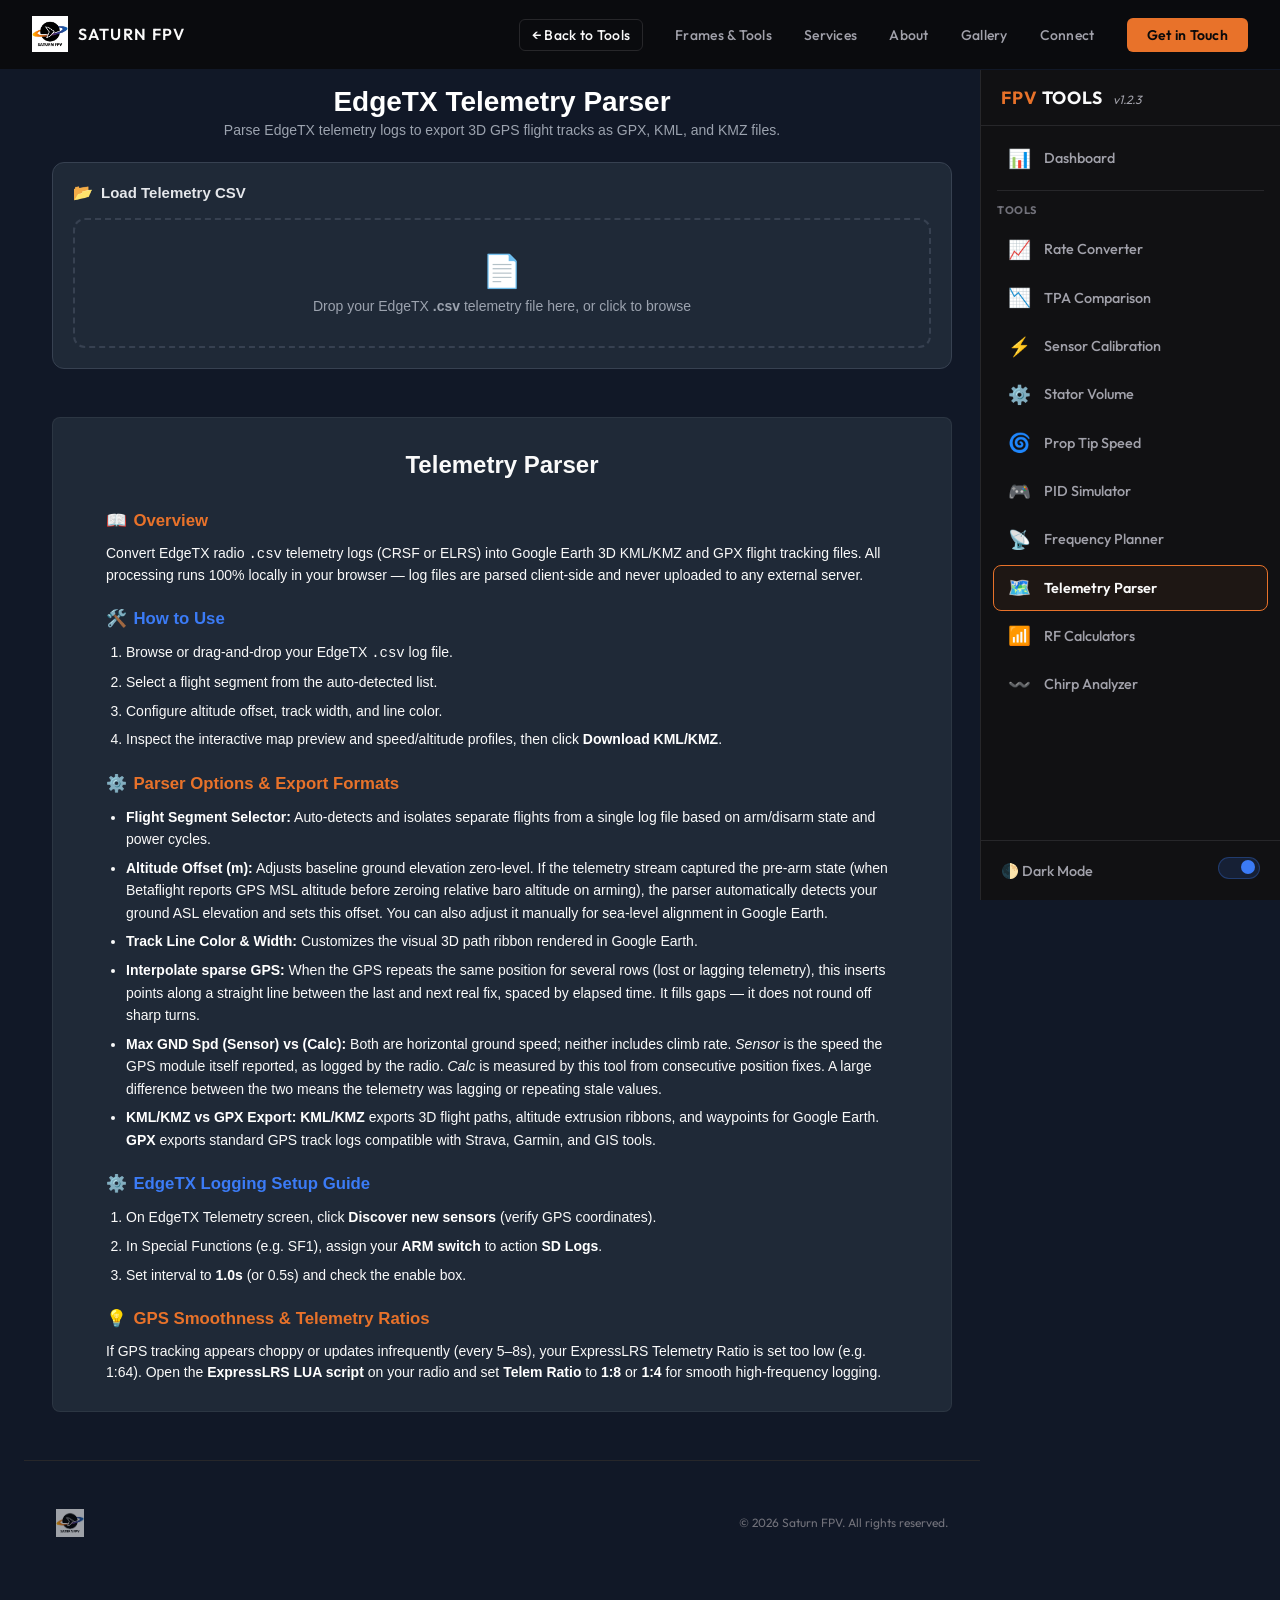
<file: tools/telemetry-parser.html>
<!DOCTYPE html>
<html lang="en">
<head>
    <meta charset="UTF-8">
    <meta name="viewport" content="width=device-width, initial-scale=1.0">
    <title>EdgeTX Telemetry Parser - Saturn FPV</title>
    <link rel="stylesheet" href="../css/leaflet.css" />
    <script src="../js/leaflet.js"></script>
    <script src="../js/map-config.js"></script>
    <script src="../js/chart.umd.min.js"></script>
    <script src="../js/jszip.min.js"></script>
    <style>
        * { margin: 0; padding: 0; box-sizing: border-box; }
        body {
            font-family: -apple-system, BlinkMacSystemFont, 'Segoe UI', Roboto, 'Helvetica Neue', Arial, sans-serif;
            background-color: #111827;
            color: #e5e7eb;
            padding: 1.5rem;
            min-height: 100vh;
        }
        .container { max-width: 900px; margin: 0 auto; }

        /* Header */
        .header { text-align: center; margin-bottom: 1.5rem; }
        .header h1 { font-size: 1.75rem; font-weight: 700; color: #fff; margin-bottom: 0.25rem; }
        .header .subtitle { color: #9ca3af; font-size: 0.875rem; }

        /* Panels */
        .panel {
            background: #1f2937;
            border: 1px solid #374151;
            border-radius: 0.75rem;
            padding: 1.25rem;
            margin-bottom: 1rem;
        }
        .panel h2 {
            font-size: 0.9375rem;
            font-weight: 600;
            color: #e5e7eb;
            margin-bottom: 1rem;
            display: flex;
            align-items: center;
            gap: 0.5rem;
        }
        .panel h2 .icon { font-size: 1rem; }

        /* Grid layouts */
        .grid-2 {
            display: grid;
            grid-template-columns: 1fr;
            gap: 1rem;
        }
        @media (min-width: 900px) {
            .grid-2 { grid-template-columns: 1fr 1fr; }
        }
        .grid-3 {
            display: grid;
            grid-template-columns: 1fr;
            gap: 1rem;
        }
        @media (min-width: 900px) {
            .grid-3 { grid-template-columns: 1fr 1fr 1fr; }
        }

        /* Form elements */
        label {
            display: block;
            font-size: 0.8125rem;
            color: #9ca3af;
            margin-bottom: 0.3rem;
        }
        input[type="number"], input[type="text"], select {
            width: 100%;
            padding: 0.5rem 0.75rem;
            background: #111827;
            border: 1px solid #374151;
            border-radius: 0.375rem;
            color: #e5e7eb;
            font-size: 0.875rem;
            font-family: inherit;
        }
        input[type="number"]:focus, input[type="text"]:focus, select:focus {
            outline: none;
            border-color: #E8722A;
        }
        select { cursor: pointer; }
        input[type="color"] {
            width: 40px; height: 32px;
            border: 1px solid #374151;
            border-radius: 0.375rem;
            background: #111827;
            cursor: pointer;
            padding: 2px;
        }
        input[type="range"] {
            width: 100%;
            accent-color: #E8722A;
        }

        /* Toggle switch */
        .toggle-row {
            display: flex;
            align-items: center;
            justify-content: space-between;
            padding: 0.4rem 0;
        }
        .toggle-row span {
            font-size: 0.8125rem;
            color: #9ca3af;
        }
        .toggle {
            position: relative;
            width: 40px; height: 22px;
            cursor: pointer;
        }
        .toggle input { opacity: 0; width: 0; height: 0; }
        .toggle .slider {
            position: absolute; inset: 0;
            background: #374151;
            border-radius: 11px;
            transition: 0.2s;
        }
        .toggle .slider::before {
            content: '';
            position: absolute;
            width: 16px; height: 16px;
            left: 3px; top: 3px;
            background: #9ca3af;
            border-radius: 50%;
            transition: 0.2s;
        }
        .toggle input:checked + .slider { background: #E8722A; }
        .toggle input:checked + .slider::before {
            transform: translateX(18px);
            background: #fff;
        }

        /* Upload area */
        .upload-area {
            border: 2px dashed #374151;
            border-radius: 0.75rem;
            padding: 2rem;
            text-align: center;
            cursor: pointer;
            transition: border-color 0.2s, background 0.2s;
        }
        .upload-area:hover, .upload-area.dragover {
            border-color: #E8722A;
            background: rgba(232, 114, 42, 0.05);
        }
        .upload-area .icon { font-size: 2rem; margin-bottom: 0.5rem; }
        .upload-area p { color: #9ca3af; font-size: 0.875rem; }
        .upload-area .filename {
            color: #E8722A;
            font-weight: 600;
            margin-top: 0.5rem;
        }

        /* Flight selector */
        .flight-list { display: flex; flex-direction: column; gap: 0.5rem; }
        .flight-card {
            background: #111827;
            border: 1px solid #374151;
            border-radius: 0.5rem;
            padding: 0.75rem 1rem;
            cursor: pointer;
            transition: border-color 0.15s, background 0.15s;
            display: flex;
            justify-content: space-between;
            align-items: center;
        }
        .flight-card:hover { border-color: #4b5563; background: #1a2332; }
        .flight-card.selected { border-color: #E8722A; background: rgba(232, 114, 42, 0.08); }
        .flight-card .flight-info { display: flex; flex-direction: column; gap: 0.15rem; }
        .flight-card .flight-name { font-size: 0.875rem; font-weight: 600; color: #e5e7eb; }
        .flight-card .flight-meta { font-size: 0.75rem; color: #6b7280; }
        .flight-card .flight-badge {
            font-size: 0.6875rem;
            padding: 0.2rem 0.5rem;
            border-radius: 1rem;
            background: #374151;
            color: #9ca3af;
            white-space: nowrap;
        }
        .flight-card.selected .flight-badge { background: #E8722A; color: #fff; }

        /* Buttons */
        .btn {
            display: inline-flex;
            align-items: center;
            gap: 0.5rem;
            padding: 0.6rem 1.25rem;
            border: none;
            border-radius: 0.5rem;
            font-size: 0.875rem;
            font-weight: 600;
            cursor: pointer;
            transition: all 0.15s;
            font-family: inherit;
        }
        .btn-primary {
            background: #E8722A;
            color: #fff;
        }
        .btn-primary:hover { background: #d4631f; }
        .btn-primary:disabled {
            background: #374151;
            color: #6b7280;
            cursor: not-allowed;
        }
        .btn-secondary {
            background: transparent;
            color: #9ca3af;
            border: 1px solid #374151;
        }
        .btn-secondary:hover { border-color: #4b5563; color: #d1d5db; }

        .btn-row {
            display: flex;
            gap: 0.75rem;
            margin-top: 1rem;
            flex-wrap: wrap;
        }

        /* Map */
        #map {
            width: 100%;
            height: 350px;
            border-radius: 0.5rem;
            border: 1px solid #374151;
            background: #111827;
        }
        .leaflet-container { background: #111827; }

        /* Chart */
        .chart-wrap {
            position: relative;
            width: 100%;
            height: 200px;
        }

        /* Status / empty states */
        .empty-state {
            text-align: center;
            padding: 2rem;
            color: #6b7280;
            font-size: 0.8125rem;
        }

        .home-tooltip {
            background: rgba(13, 13, 16, 0.88) !important;
            border: 1px solid rgba(232, 114, 42, 0.6) !important;
            color: #e8722a !important;
            font-size: 11px !important;
            font-weight: 600 !important;
            padding: 2px 6px !important;
            border-radius: 4px !important;
            box-shadow: 0 2px 6px rgba(0,0,0,0.4) !important;
        }

        .ring-edge-label {
            background: transparent !important;
            border: none !important;
            text-align: center;
        }
        .ring-edge-label span {
            background: rgba(12, 15, 20, 0.88);
            border: 1px solid rgba(232, 114, 42, 0.6);
            color: #e8722a;
            font-size: 10px;
            font-family: monospace;
            font-weight: 600;
            padding: 1px 4px;
            border-radius: 3px;
            white-space: nowrap;
            box-shadow: 0 1px 4px rgba(0,0,0,0.6);
        }

        /* Form group */
        .form-group { margin-bottom: 0.85rem; }
        .form-group:last-child { margin-bottom: 0; }

        /* Inline field with unit */
        .input-with-unit {
            display: flex;
            align-items: center;
            gap: 0.5rem;
        }
        .input-with-unit .unit {
            font-size: 0.75rem;
            color: #6b7280;
            white-space: nowrap;
        }

        /* Color + width row */
        .color-width-row {
            display: flex;
            align-items: flex-end;
            gap: 0.75rem;
        }
        .color-width-row .cw-col { flex: 1; }
        .color-width-row .cw-col-sm { flex: 0 0 60px; }

        /* Width display */
        .range-val {
            font-size: 0.75rem;
            color: #E8722A;
            font-weight: 600;
            text-align: right;
        }

        /* Stats row */
        .stats-row {
            display: flex;
            flex-wrap: wrap;
            gap: 1rem;
            margin-top: 0.75rem;
        }
        .stat-item {
            display: flex;
            flex-direction: column;
            gap: 0.1rem;
        }
        .stat-label { font-size: 0.6875rem; color: #6b7280; text-transform: uppercase; letter-spacing: 0.04em; }
        .stat-value { font-size: 0.9375rem; font-weight: 600; color: #e5e7eb; }

        /* Hidden */
        .hidden { display: none !important; }

        .warn-banner {
            background-color: rgba(245, 158, 11, 0.1);
            border: 1px solid rgba(245, 158, 11, 0.3);
            border-radius: 0.375rem;
            padding: 0.6rem 0.75rem;
            color: #fbbf24;
            font-size: 0.75rem;
            line-height: 1.4;
            margin-bottom: 0.75rem;
        }

        /* Togglable results tabs */
        .results-tabs {
            display: flex;
            background: #111827;
            border: 1px solid #374151;
            border-radius: 0.75rem 0.75rem 0 0;
            overflow: hidden;
            border-bottom: none;
        }
        .results-tab {
            flex: 1;
            background: #111827;
            border: none;
            color: #9ca3af;
            padding: 0.85rem 1rem;
            font-size: 0.8125rem;
            font-weight: 600;
            cursor: pointer;
            transition: all 0.2s;
            text-align: center;
            border-bottom: 2px solid transparent;
            display: flex;
            align-items: center;
            justify-content: center;
            gap: 0.5rem;
            font-family: inherit;
        }
        .results-tab:hover {
            color: white;
            background: rgba(255,255,255,0.02);
        }
        .results-tab.active {
            color: #E8722A;
            background: #1f2937;
            border-bottom: 2px solid #E8722A;
        }

        /* Responsive tweaks */
        @media (max-width: 600px) {
            body { padding: 1rem; }
            .header h1 { font-size: 1.375rem; }
            #map { height: 260px; }
        }

        body.light-theme {
            background-color: #f3f4f6 !important;
            color: #1f2937 !important;
        }
        body.light-theme .panel {
            background-color: #ffffff !important;
            border-color: #d1d5db !important;
            color: #1f2937 !important;
            box-shadow: 0 1px 3px rgba(0,0,0,0.05);
        }
        body.light-theme .panel h2 {
            color: #111827 !important;
        }
        body.light-theme label,
        body.light-theme .form-row label,
        body.light-theme .color-width-row label {
            color: #4b5563 !important;
        }
        body.light-theme input[type="number"],
        body.light-theme input[type="text"],
        body.light-theme select {
            background-color: #f9fafb !important;
            color: #111827 !important;
            border-color: #d1d5db !important;
        }
        body.light-theme input[type="number"]:focus,
        body.light-theme input[type="text"]:focus,
        body.light-theme select:focus {
            border-color: #3b82f6 !important;
        }
        body.light-theme select option {
            background-color: #ffffff !important;
            color: #111827 !important;
        }
        body.light-theme input[type="range"] {
            background: #e5e7eb !important;
            border-color: #d1d5db !important;
        }
        body.light-theme .upload-area {
            background-color: #f9fafb !important;
            border-color: #d1d5db !important;
            color: #4b5563 !important;
        }
        body.light-theme .upload-area:hover,
        body.light-theme .upload-area.dragover {
            background-color: #e5e7eb !important;
            border-color: #3b82f6 !important;
        }
        body.light-theme .upload-area p {
            color: #4b5563 !important;
        }
        body.light-theme .flight-card {
            border-color: #d1d5db !important;
            background: #f9fafb !important;
            color: #1f2937 !important;
        }
        body.light-theme .flight-card:hover {
            border-color: #9ca3af !important;
            background: #e5e7eb !important;
        }
        body.light-theme .flight-card.selected {
            border-color: #E8722A !important;
            background: rgba(232, 114, 42, 0.08) !important;
        }
        body.light-theme .flight-card .flight-name {
            color: #111827 !important;
        }
        body.light-theme .flight-card .flight-meta {
            color: #6b7280 !important;
        }
        body.light-theme .stat-value {
            color: #111827 !important;
        }
        body.light-theme .results-tabs {
            background: #e5e7eb !important;
            border-color: #d1d5db !important;
        }
        body.light-theme .results-tab {
            background: #e5e7eb !important;
            color: #4b5563 !important;
        }
        body.light-theme .results-tab.active {
            background: #ffffff !important;
        }
        body.light-theme .results-tab:hover {
            color: #111827 !important;
            background: rgba(0,0,0,0.02) !important;
        }
        body.light-theme .btn {
            background: #e5e7eb !important;
            color: #1f2937 !important;
            border-color: #d1d5db !important;
        }
        body.light-theme .btn:hover {
            background: #d1d5db !important;
        }
        body.light-theme .btn-primary {
            background: #E8722A !important;
            color: white !important;
            border-color: transparent !important;
        }
        body.light-theme .btn-primary:hover {
            background: #cf5e1b !important;
        }
        body.light-theme .warn-banner {
            background-color: rgba(245, 158, 11, 0.08) !important;
            border-color: rgba(245, 158, 11, 0.3) !important;
            color: #b45309 !important;
        }
        body.light-theme #map {
            border-color: #d1d5db !important;
        }
        body.light-theme .leaflet-bar a {
            background: #ffffff !important;
            color: #1f2937 !important;
            border-color: #d1d5db !important;
        }
        body.light-theme .leaflet-bar a:hover {
            background: #f3f4f6 !important;
        }
        body.light-theme .leaflet-control-layers {
            background: #ffffff !important;
            color: #1f2937 !important;
            border-color: #d1d5db !important;
        }
        body.light-theme .input-with-unit .unit {
            color: #4b5563 !important;
        }
    </style>
    <link rel="stylesheet" href="../css/fonts.css">
    <link rel="icon" type="image/png" href="../image/logo/favicon-32.png">
</head>
<body>
    <script>
        (function() {
            var theme = localStorage.getItem('fpv-tools-theme') || 'dark';
            if (theme === 'light') {
                document.body.classList.add('light-theme');
            }
        })();
    </script>

<div class="container">
    <!-- Header -->
    <div class="header">
        <h1>EdgeTX Telemetry Parser</h1>
        <div class="subtitle">Parse EdgeTX telemetry logs to export 3D GPS flight tracks as GPX, KML, and KMZ files.</div>
    </div>

    <!-- Upload -->
    <div class="panel">
        <h2><span class="icon">📂</span> Load Telemetry CSV</h2>
        <div class="upload-area" id="uploadArea">
            <div class="icon">📄</div>
            <p>Drop your EdgeTX <strong>.csv</strong> telemetry file here, or click to browse</p>
            <div class="filename hidden" id="fileName"></div>
            <input type="file" id="fileInput" accept=".csv" style="display:none">
        </div>
    </div>

    <!-- Shown when a log is readable but contains no usable GPS track -->
    <div class="panel hidden" id="loadErrorPanel">
        <h2><span class="icon">🛑</span> No Flight Track In This Log</h2>
        <div class="warn-banner" style="margin-bottom:0;">
            <strong id="loadErrorTitle"></strong>
            <div id="loadErrorDetail" style="margin-top:0.45rem; font-weight:400;"></div>
            <div id="loadErrorCounts" style="margin-top:0.55rem; font-weight:400; opacity:0.85; font-size:0.8125rem;"></div>
        </div>
    </div>

    <!-- Flight selector (hidden until file loaded) -->
    <div class="panel hidden" id="flightPanel">
        <h2><span class="icon">✈️</span> Select Flight Segment</h2>
        <div id="parseDiagnostics" class="warn-banner hidden" style="background: rgba(59, 130, 246, 0.12); border-color: rgba(59, 130, 246, 0.3); color: #93c5fd; margin-bottom: 0.75rem;">
            <strong>ℹ️ Rows skipped while reading this log:</strong>
            <span id="diagSummary"></span>
        </div>
        <div class="flight-list" id="flightList"></div>
    </div>

    <!-- Main content (hidden until flight selected) -->
    <div class="hidden" id="mainContent">
        <!-- Previews (Column 1) + Settings (Column 2) grid -->
        <div class="grid-2">
            <!-- Left: Tabbed Previews -->
            <div>
                <!-- Togglable Previews Tabs -->
                <div class="results-tabs">
                    <button class="results-tab active" onclick="setTelemetryTab('map')">
                        <span>🗺️ Track Map</span>
                    </button>
                    <button class="results-tab" onclick="setTelemetryTab('chart')">
                        <span>📈 Altitude Profile</span>
                    </button>
                </div>

                <!-- Tab Content: Track Map -->
                <div class="panel" id="tab-telemetry-map" style="border-top-left-radius:0; border-top-right-radius:0;">
                    <div id="noGpsWarning" class="warn-banner hidden" style="background: rgba(59, 130, 246, 0.15); border-color: rgba(59, 130, 246, 0.3); color: #93c5fd;">
                        <strong>ℹ️ No GPS Telemetry in Log Segment:</strong> This flight segment contains no GPS coordinates (RPM / Battery / PID telemetry log only).
                    </div>
                    <div id="sparseGpsWarning" class="warn-banner hidden">
                        <strong>⚠️ Sparse GPS Telemetry Detected:</strong> Your GPS coordinates update slowly (density: <span id="warnDensity"></span>%), likely due to a low ExpressLRS Telemetry Ratio (like 1:64). Consider using <strong>1:8</strong> or <strong>1:4</strong> in your radio's ELRS LUA script for smooth tracking, and try enabling the <strong>Interpolate sparse GPS</strong> option.
                    </div>
                    <div id="map"></div>
                    <div class="stats-row" id="statsRow">
                        <div class="stat-item">
                            <span class="stat-label">Points</span>
                            <span class="stat-value" id="statPoints">-</span>
                        </div>
                        <div class="stat-item">
                            <span class="stat-label">Duration</span>
                            <span class="stat-value" id="statDuration">-</span>
                        </div>
                        <div class="stat-item">
                            <span class="stat-label">Distance</span>
                            <span class="stat-value" id="statDistance">-</span>
                        </div>
                        <div class="stat-item">
                            <span class="stat-label">Max Alt</span>
                            <span class="stat-value" id="statMaxAlt">-</span>
                        </div>
                        <div class="stat-item" title="Highest ground speed reported by the GPS module itself, as logged by the radio. Horizontal only.">
                            <span class="stat-label">Max GND Spd (Sensor)</span>
                            <span class="stat-value" id="statMaxSpd">-</span>
                        </div>
                        <div class="stat-item" title="Highest ground speed measured by this tool from consecutive GPS fixes. Horizontal only. A large gap from the sensor value means stale telemetry.">
                            <span class="stat-label">Max GND Spd (Calc)</span>
                            <span class="stat-value" id="statMaxSpdCalc">-</span>
                        </div>
                        <div class="stat-item">
                            <span class="stat-label">GPS Density</span>
                            <span class="stat-value" id="statDensity">-</span>
                        </div>
                    </div>
                </div>

                <!-- Tab Content: Altitude Chart -->
                <div class="panel" id="tab-telemetry-chart" style="display:none; border-top-left-radius:0; border-top-right-radius:0;">
                    <div class="chart-wrap">
                        <canvas id="altChart"></canvas>
                    </div>
                </div>
            </div>

            <!-- Right: Settings -->
            <div>
                <!-- Altitude correction -->
                <div class="panel">
                    <h2><span class="icon">📐</span> Altitude Correction</h2>
                    <div class="form-group">
                        <label for="altOffset">MSL Altitude Offset (m)</label>
                        <div class="input-with-unit">
                            <input type="number" id="altOffset" value="0" step="1">
                            <span class="unit">meters ASL</span>
                        </div>
                    </div>
                    <div class="toggle-row">
                        <span>Auto-trim stationary points</span>
                        <label class="toggle">
                            <input type="checkbox" id="autoTrim" checked>
                            <span class="slider"></span>
                        </label>
                    </div>
                    <div class="toggle-row">
                        <span>Interpolate sparse GPS</span>
                        <label class="toggle">
                            <input type="checkbox" id="smoothGps" checked>
                            <span class="slider"></span>
                        </label>
                    </div>
                </div>

                <!-- Export options -->
                <div class="panel">
                    <h2><span class="icon">⚙️</span> Export Options</h2>
                    <div class="form-group">
                        <label for="outputFormat">Output Format</label>
                        <select id="outputFormat">
                            <option value="kmz" selected>KMZ (compressed, recommended)</option>
                            <option value="kml">KML (uncompressed XML)</option>
                            <option value="gpx">GPX (universal GPS exchange)</option>
                        </select>
                    </div>
                    <div class="form-group">
                        <label for="trackName">Track Name</label>
                        <input type="text" id="trackName" value="Flight Track" placeholder="e.g. Kinbasket Lake">
                    </div>
                    <div class="color-width-row">
                        <div class="cw-col-sm">
                            <label for="trackColor">Color</label>
                            <input type="color" id="trackColor" value="#e60000">
                        </div>
                        <div class="cw-col">
                            <label>Line Width: <span class="range-val" id="widthVal">4</span></label>
                            <input type="range" id="lineWidth" min="1" max="8" value="4" step="1">
                        </div>
                    </div>
                    <div class="form-group" style="margin-top:0.85rem;">
                        <label for="altMode">Altitude Mode</label>
                        <select id="altMode">
                            <option value="absolute" selected>Absolute (MSL)</option>
                            <option value="relativeToGround">Relative to Ground</option>
                            <option value="clampToGround">Clamped to Ground</option>
                        </select>
                    </div>
                    <div class="toggle-row">
                        <span>Extrude (drop lines to ground)</span>
                        <label class="toggle">
                            <input type="checkbox" id="extrude">
                            <span class="slider"></span>
                        </label>
                    </div>
                    <div class="toggle-row">
                        <span>Include telemetry metadata per point</span>
                        <label class="toggle">
                            <input type="checkbox" id="includeMeta">
                            <span class="slider"></span>
                        </label>
                    </div>
                </div>
            </div>
        </div>

        <!-- Download -->
        <div class="btn-row" style="justify-content:center; margin-top:0.5rem; margin-bottom:1rem;">
            <button class="btn btn-primary" id="downloadBtn" disabled>
                <span>⬇️</span> Download
            </button>
            <button class="btn btn-secondary" id="resetBtn">
                <span>🔄</span> Reset
            </button>
        </div>
    </div>
</div>

<script>
// ================================================================
//  STATE
// ================================================================
let rawRows = [];       // All parsed rows from CSV
let flights = [];       // Detected flight segments
let selectedFlight = -1;
let activePoints = [];  // Points of the currently selected & processed flight
let leafletMap = null;
let trackLayer = null;
let altChart = null;

// ================================================================
//  CSV PARSING - handles CRSF and ELRS (multiple header variants)
//  Robust against:
//   - different unit suffixes per header (Alt(s k), Alt(m), Alt(ft) ...)
//   - sensor reordering between models
//   - duplicate Alt(m) columns (baro vs GPS) by preferring the one after GPS
//   - truncated rows when telemetry is briefly lost mid-log
//   - stale GPS cache (rows where Sats<4 or jump > 1 km from previous)
// ================================================================
// Splits one CSV line, honouring double-quoted fields.
//
// A plain split(',') misaligns every column after a quoted field that contains
// a comma, and EdgeTX already quotes the flight-mode field (e.g. "AIR*"), so a
// mode name with a comma in it would silently shift GPS, Alt and Sats one
// column to the right. Doubled quotes inside a quoted field ("") are literal.
function splitCsvLine(line) {
    var out = [];
    var field = '';
    var inQuotes = false;
    for (var i = 0; i < line.length; i++) {
        var c = line[i];
        if (inQuotes) {
            if (c === '"') {
                if (line[i + 1] === '"') { field += '"'; i++; }   // escaped quote
                else inQuotes = false;
            } else field += c;
        } else if (c === '"') {
            inQuotes = true;
        } else if (c === ',') {
            out.push(field); field = '';
        } else field += c;
    }
    out.push(field);
    return out;
}

function parseCSV(text) {
    const lines = text.replace(/\r\n/g, '\n').replace(/\r/g, '\n').split('\n').filter(l => l.trim());
    if (lines.length < 2) {
        var emptyRows = [];
        emptyRows._diagnostics = {
            totalDataRows: Math.max(0, lines.length - 1), kept: 0,
            droppedTruncated: 0, droppedNoGps: 0, droppedLowSats: 0, droppedGpsJump: 0,
            fatal: 'empty',
            fatalDetail: 'The file has no data rows - only a header, or nothing at all.'
        };
        return emptyRows;
    }

    const headers = splitCsvLine(lines[0]).map(h => h.trim());

    // First-pass column lookup
    const gpsCol = findCol(headers, ['GPS']);
    if (gpsCol === -1) {
        // No blocking alert(): the caller renders this as an in-page message so
        // the user can see the file name and what to do about it.
        var noGpsRows = [];
        noGpsRows._diagnostics = {
            totalDataRows: lines.length - 1, kept: 0,
            droppedTruncated: 0, droppedNoGps: 0, droppedLowSats: 0, droppedGpsJump: 0,
            fatal: 'noGpsColumn',
            fatalDetail: 'This log has no GPS column, so there is no flight path to draw. ' +
                         'It is most likely an RPM, battery or PID log. In EdgeTX, open the ' +
                         'Telemetry screen and run "Discover new sensors" with the model powered ' +
                         'and a GPS fix acquired, then log a new flight.'
        };
        return noGpsRows;
    }

    // Alt: when duplicate Alt(m) columns exist (baro + GPS, as in some EdgeTX
    // models with both barometer and GPS sensor discovered), prefer the
    // occurrence positioned AFTER the GPS column - that is the GPS-derived
    // MSL altitude.
    const altCol = findCol(headers, ['Alt(s k)', 'Alt(m)', 'Alt(ft)', 'Alt'], gpsCol);

    const colMap = {
        date:  findCol(headers, ['Date']),
        time:  findCol(headers, ['Time']),
        gps:   gpsCol,
        alt:   altCol,
        speed: findCol(headers, ['GSpd(cm/)', 'GSpd(kph)', 'GSpd(km/h)', 'GSpd(kmh)', 'GSpd(mph)', 'GSpd(m/s)', 'GSpd']),
        sats:  findCol(headers, ['Sats']),
        rssi:  findCol(headers, ['1RSS()', '1RSS', 'RSSI']),
        rqly:  findCol(headers, ['RQly(  f)', 'RQly']),
        rxbt:  findCol(headers, ['RxBt( V)', 'RxBt']),
        curr:  findCol(headers, ['Curr(  A)', 'Curr']),
        hdg:   findCol(headers, ['Hdg(W)', 'Hdg']),
        thr:   findCol(headers, ['Thr']),
    };

    // Speed unit normalisation - CRSF mislabels as "cm/" but values are km/h
    // (confirmed via GPS cross-check). ELRS labels are accurate.
    var speedHeader = colMap.speed !== -1 ? headers[colMap.speed] : '';
    var speedScale = 1.0; // multiplier to convert source -> km/h
    if (/m\/s/i.test(speedHeader))      speedScale = 3.6;
    else if (/mph/i.test(speedHeader))  speedScale = 1.609344;
    // (cm/ is treated as km/h - see comment above)

    // Altitude unit normalisation -> metres. Speed has always been normalised;
    // altitude was not, so a radio set to imperial units exported its feet
    // values as if they were metres (a 1000 m flight became 3280 "m" ASL).
    // EdgeTX truncates unit suffixes, so match loosely on the header text.
    var altHeader = colMap.alt !== -1 ? headers[colMap.alt] : '';
    var altScale = 1.0; // multiplier to convert source -> metres
    if (/\bft\b|feet/i.test(altHeader)) altScale = 0.3048;

    // Track diagnostics so the UI can explain sparse-telemetry cases later
    var dataRowCount = 0;       // total non-empty data rows
    var droppedTruncated = 0;   // rows shorter than the header
    var droppedNoGps = 0;       // rows with no GPS value
    var droppedLowSats = 0;     // rows with Sats < 4
    var droppedGpsJump = 0;     // rows rejected as > 1 km jump from previous

    // First pass: parse every row that looks structurally valid
    var raw = [];
    var minColsExpected = headers.length - 1; // tolerate one trailing trim
    for (var i = 1; i < lines.length; i++) {
        var parts = splitCsvLine(lines[i]);
        dataRowCount++;

        // Truncated row (telemetry was briefly lost; fewer fields than header)
        if (parts.length < minColsExpected) { droppedTruncated++; continue; }

        var gpsRaw = (parts[colMap.gps] || '').replace(/^"|"$/g, '').trim();
        if (!gpsRaw || gpsRaw === '0 0') { droppedNoGps++; continue; }

        var gpsParts = gpsRaw.split(/\s+/);
        if (gpsParts.length < 2) { droppedNoGps++; continue; }

        var lat = parseFloat(gpsParts[0]);
        var lon = parseFloat(gpsParts[1]);
        if (isNaN(lat) || isNaN(lon) || (lat === 0 && lon === 0)) { droppedNoGps++; continue; }

        // Sats: only trust the value when the cell actually holds a number.
        // A blank cell (telemetry briefly lost) must NOT be read as "0 sats"
        // and throw away a row whose GPS coordinates are perfectly good.
        var satsRaw = colMap.sats !== -1 ? (parts[colMap.sats] || '').trim() : '';
        var satsParsed = parseInt(satsRaw, 10);
        var satsKnown = satsRaw !== '' && !isNaN(satsParsed);
        var sats = satsKnown ? satsParsed : 0;
        // Stale GPS guard: reject only when we positively know the fix is weak.
        if (satsKnown && sats < 4) { droppedLowSats++; continue; }

        var altRaw = colMap.alt !== -1 ? parseFloat(parts[colMap.alt]) : 0;
        if (isNaN(altRaw)) altRaw = 0;
        altRaw = altRaw * altScale;

        var spdRaw = colMap.speed !== -1 ? parseFloat(parts[colMap.speed]) : 0;
        if (isNaN(spdRaw)) spdRaw = 0;
        var speedKmh = spdRaw * speedScale;

        raw.push({
            date: colMap.date !== -1 ? (parts[colMap.date] || '').trim() : '',
            time: colMap.time !== -1 ? (parts[colMap.time] || '').trim() : '',
            lat: lat,
            lon: lon,
            alt: altRaw,
            speedKmh: speedKmh,      // from the telemetry column
            sats: sats,
            rssi: colMap.rssi !== -1 ? (parseFloat(parts[colMap.rssi]) || 0) : null,
            rqly: colMap.rqly !== -1 ? (parseFloat(parts[colMap.rqly]) || 0) : null,
            rxbt: colMap.rxbt !== -1 ? (parseFloat(parts[colMap.rxbt]) || 0) : null,
            curr: colMap.curr !== -1 ? (parseFloat(parts[colMap.curr]) || 0) : null,
            hdg:  colMap.hdg  !== -1 ? (parseFloat(parts[colMap.hdg])  || 0) : null,
            thr:  colMap.thr  !== -1 ? (parseInt(parts[colMap.thr])    || 0) : null,
        });
    }

    // Second pass: reject stale GPS cache leaking in from a previous power-up.
    // The test is implied SPEED, not raw distance: with a low ELRS telemetry
    // ratio the GPS can update only every 20-50 s, and a fast model legitimately
    // covers more than a kilometre in that time. A flat distance limit silently
    // deletes real track on exactly the long-range flights people most want to
    // plot. Anything above MAX_PLAUSIBLE_MPS is not a vehicle, it is a bad fix.
    var MAX_PLAUSIBLE_MPS = 100;   // 360 km/h - far above any FPV model
    var STALE_WINDOW_S = 120;      // beyond this a session break is more likely
    var RESEED_RUN = 3;            // agreeing fixes needed to overrule a bad seed

    // True when travelling a -> b is physically impossible.
    //
    // Measure against the row where the PREVIOUS position first appeared, not
    // the row immediately before: with sparse telemetry the same fix repeats
    // for many rows, so the whole movement shows up across one 1-second row
    // boundary. Dividing by that 1 second makes every normal sparse-GPS update
    // look like hundreds of m/s and deletes most of the track.
    function implausibleStep(a, b) {
        var d = haversine(a.lat, a.lon, b.lat, b.lon);
        var ta = parseTime(a.date, a.time);
        var tb = parseTime(b.date, b.time);
        var dt = (!isNaN(ta) && !isNaN(tb)) ? (tb - ta) / 1000 : NaN;
        if (!isNaN(dt) && dt > 0) {
            // Within a plausible continuous window, judge by speed. Past it the
            // radio was probably off between sessions, and detectFlights splits
            // there anyway, so no jump rejection is applied.
            return dt <= STALE_WINDOW_S && (d / dt) > MAX_PLAUSIBLE_MPS;
        }
        // No usable timestamps: fall back to the old flat distance rule.
        return d > 1000;
    }

    var rows = [];
    var lastFix = null;            // row where the CURRENT position first appeared
    // The very first fix is accepted with nothing to check it against. If it is
    // itself a stale cache entry, every genuine fix afterwards disagrees with it
    // and gets dropped until the 120 s window lapses - silently deleting up to
    // two minutes of real flight and leaving the bogus point in the output.
    // Every later lastFix was accepted *because* it agreed with an earlier one,
    // so only the seed is uncorroborated, and only the seed may be overruled.
    var seedTrusted = false;
    var pending = [];              // consecutive fixes rejected against an untrusted seed

    for (var k = 0; k < raw.length; k++) {
        var cand = raw[k];
        if (rows.length === 0) { rows.push(cand); lastFix = cand; continue; }

        var prev = rows[rows.length - 1];
        // A repeated position is a stale cache echo, not movement: keep it and
        // move on, there is no jump to judge.
        if (cand.lat === prev.lat && cand.lon === prev.lon) { rows.push(cand); continue; }

        if (!implausibleStep(lastFix, cand)) {
            // A distinct fix agrees with lastFix, so that position is now
            // corroborated by something other than itself.
            if (pending.length) { droppedGpsJump += pending.length; pending = []; }
            rows.push(cand);
            lastFix = cand;
            seedTrusted = true;
            continue;
        }

        if (seedTrusted) { droppedGpsJump++; continue; }

        // The seed has never been corroborated, so the candidate may be right
        // and the seed wrong. Hold rejected fixes and watch whether they agree
        // with each other.
        if (pending.length === 0 || !implausibleStep(pending[pending.length - 1], cand)) {
            pending.push(cand);
        } else {
            // Not even self-consistent: scattered noise, not a real position.
            droppedGpsJump += pending.length;
            pending = [cand];
        }

        // Count DISTINCT positions, not rows. The echo guard above only compares
        // against the last ACCEPTED row, so a repeat of a pending position is
        // not caught there; it falls through, is rejected against the seed, and
        // is appended here - and a zero-distance step always looks plausible.
        // Counting rows would therefore let one stray fix that merely repeats
        // overrule a perfectly good seed, which with sparse telemetry is the
        // normal case rather than a corner case. Repeats stay in `pending` so a
        // restarted track keeps its hold times.
        var distinctPending = pending.length ? 1 : 0;
        for (var q = 1; q < pending.length; q++) {
            if (pending[q].lat !== pending[q - 1].lat || pending[q].lon !== pending[q - 1].lon) {
                distinctPending++;
            }
        }

        if (distinctPending >= RESEED_RUN) {
            // Several distinct fixes agree with each other but not with the
            // seed. The seed was the outlier. Drop it - nothing else has been
            // accepted yet, so rows holds only the seed and its echoes - and
            // restart the track from this run.
            droppedGpsJump += rows.length;
            rows = pending.slice();
            // lastFix must be the row where the final position FIRST appeared,
            // the same rule the main loop follows. Picking the last entry would
            // pick an echo with a later timestamp, shortening dt for the next
            // genuine fix and making it look impossibly fast - which would then
            // drop real track for up to STALE_WINDOW_S.
            var tail = pending[pending.length - 1];
            var firstOfTail = tail;
            for (var r = pending.length - 1; r >= 0; r--) {
                if (pending[r].lat === tail.lat && pending[r].lon === tail.lon) {
                    firstOfTail = pending[r];
                } else {
                    break;
                }
            }
            lastFix = firstOfTail;
            pending = [];
            seedTrusted = true;
        }
    }
    // A run that never reached RESEED_RUN stays rejected.
    if (pending.length) { droppedGpsJump += pending.length; pending = []; }

    // Expose diagnostics for the UI
    rows._diagnostics = {
        totalDataRows: dataRowCount,
        kept: rows.length,
        droppedTruncated: droppedTruncated,
        droppedNoGps: droppedNoGps,
        droppedLowSats: droppedLowSats,
        droppedGpsJump: droppedGpsJump
    };
    return rows;
}

// findCol: locate a header by name with three strategies, in order:
//   1. exact match against any candidate
//   2. prefix match (header startsWith candidate's name part before "(")
//   3. preferAfterCol: when multiple matches exist, prefer one with index >
//      preferAfterCol. Lets us distinguish duplicate Alt(m) columns (baro
//      vs GPS) by picking the one that sits after the GPS column.
function findCol(headers, candidates, preferAfterCol) {
    // Collect ALL matching indices to apply the "after" preference cleanly.
    var matches = [];
    // Exact matches first
    for (var ci = 0; ci < candidates.length; ci++) {
        for (var hi = 0; hi < headers.length; hi++) {
            if (headers[hi] === candidates[ci]) matches.push(hi);
        }
    }
    // Then prefix matches (e.g. Alt(ft) when only "Alt" candidate listed)
    if (matches.length === 0) {
        for (var ci2 = 0; ci2 < candidates.length; ci2++) {
            var prefix = candidates[ci2].split('(')[0];
            if (!prefix) continue;
            for (var hi2 = 0; hi2 < headers.length; hi2++) {
                if (headers[hi2].indexOf(prefix) === 0 && matches.indexOf(hi2) === -1) {
                    matches.push(hi2);
                }
            }
        }
    }
    if (matches.length === 0) return -1;
    if (typeof preferAfterCol === 'number' && preferAfterCol >= 0) {
        var after = matches.filter(function(m) { return m > preferAfterCol; });
        if (after.length > 0) return after[0];
    }
    return matches[0];
}

// ================================================================
//  FLIGHT DETECTION
//  Two strategies layered together:
//   (a) CRSF-style arm event: prev row had MSL altitude > 50 m and the
//       next row dropped to <= 5 m. Original Tango 2 behaviour.
//   (b) ELRS-style session boundary: a time gap > 60 s between consecutive
//       rows, or a GPS jump > 200 m. Triggers when the radio was turned
//       off and on, or a new battery was inserted.
//  For each detected segment we compute summary metrics that the UI uses
//  to classify whether the segment looks like a real flight or a stationary
//  ground test (and to surface the GPS update density).
// ================================================================
// Robust custom date/time parser to avoid browser-dependent new Date() bugs
function parseTime(dateStr, timeStr) {
    if (!dateStr || !timeStr) return NaN;
    try {
        var dp = dateStr.trim().split('-');
        if (dp.length < 3) return NaN;
        var tp = timeStr.trim().split(':');
        if (tp.length < 3) return NaN;
        
        var year = parseInt(dp[0], 10);
        var month = parseInt(dp[1], 10) - 1; // 0-indexed
        var day = parseInt(dp[2], 10);
        
        var hour = parseInt(tp[0], 10);
        var min = parseInt(tp[1], 10);
        
        var secParts = tp[2].split('.');
        var sec = parseInt(secParts[0], 10);
        var ms = secParts.length > 1 ? parseInt(secParts[1].substring(0, 3).padEnd(3, '0'), 10) : 0;
        
        return new Date(year, month, day, hour, min, sec, ms).getTime();
    } catch (e) {
        return NaN;
    }
}

// Detects the altitude reset that marks an arm event.
//
// The old rule demanded the altitude land on <= 5 m. Real logs do not oblige:
// an ELRS sample resets 603 -> 7 m, which that rule missed entirely, leaving
// the MSL offset at 0 and burying the whole exported track ~600 m underground.
// What actually identifies the event is the SIZE of the collapse, so that is
// what is tested, with a tolerant landing band.
//
// The stationary check stays, because a mid-flight descent through the same
// altitude band must not be mistaken for an arm. The old throttle half of that
// guard was dead code - it read rows[i].ch3, which parseCSV never populates,
// and OR'd it, so the whole clause was permanently true. Measured against the
// sample logs, real arm events sit at Thr -231..-524, nowhere near the -950
// the old code looked for, so only a clearly raised throttle is treated as
// evidence against an arm.
function isArmReset(rows, i) {
    if (!rows || i < 1 || i >= rows.length) return false;
    var prev = rows[i - 1], cur = rows[i];
    if (!prev || !cur) return false;

    if (!(prev.alt > 50)) return false;              // was reporting MSL
    if (!(cur.alt <= 15)) return false;              // landed near the new zero
    if (!((prev.alt - cur.alt) > 50)) return false;  // and it was a real collapse

    // Decisive test: before an arm the FC sits on the ground repeating a steady
    // MSL figure, so the drop is preceded by a FLAT plateau. A mid-flight
    // altitude glitch is not - in one sample the value falls 89 -> 65 -> 0 while
    // the model is doing 83 km/h, which the old rule happily split on.
    var PLATEAU_ROWS = 3, PLATEAU_TOL_M = 2;
    var checked = 0;
    for (var b = i - 1; b >= 0 && checked < PLATEAU_ROWS; b--, checked++) {
        if (Math.abs(rows[b].alt - prev.alt) > PLATEAU_TOL_M) return false;
    }
    if (checked === 0) return false;

    // Secondary guards. The speed bound is deliberately loose: telemetry can
    // already show the launch (27.9 km/h in one sample) on the very row the
    // altitude resets, so a tight "stationary" test rejects real arm events.
    var spd = cur.speedKmh;
    if (spd !== undefined && spd !== null && !isNaN(spd) && spd >= 60) return false;

    var thr = cur.thr;
    var throttleRaised = (thr !== undefined && thr !== null && !isNaN(thr) && thr > 0);
    return !throttleRaised;
}

function detectFlights(rows) {
    if (rows.length === 0) return [];

    // 1. Collect candidate split indices (positions where row i begins a new segment)
    var splits = [0];

    for (var i = 1; i < rows.length; i++) {
        var split = false;
        // (a) Time gap > 60 s (battery swap or radio powered off)
        if (rows[i - 1].date && rows[i].date && rows[i - 1].time && rows[i].time) {
            var t1 = parseTime(rows[i - 1].date, rows[i - 1].time);
            var t2 = parseTime(rows[i].date, rows[i].time);
            if (!isNaN(t1) && !isNaN(t2) && (t2 - t1) > 60000) split = true;
        }
        // (b) Arm event: the FC stops reporting GPS MSL altitude and switches to
        //     a relative altitude zeroed at the arm point, so the value collapses
        //     from hundreds of metres to near zero in a single row.
        if (!split && isArmReset(rows, i)) {
            split = true;
        }
        if (split) splits.push(i);
    }

    // 2. Build segments from splits
    var segments = [];
    for (var s = 0; s < splits.length; s++) {
        var startIdx = splits[s];
        var endIdx = (s < splits.length - 1) ? splits[s + 1] - 1 : rows.length - 1;
        if (endIdx < startIdx) continue;

        var segRows = rows.slice(startIdx, endIdx + 1);

        // Pre-arm MSL: the altitude the FC last reported before zeroing. Uses the
        // same tolerant arm-reset test as the splitter, so the two cannot disagree.
        var preArmAlt = 0;
        if (startIdx > 0 && isArmReset(rows, startIdx)) {
            preArmAlt = rows[startIdx - 1].alt;
        } else {
            // Fallback: the reset may sit just inside the segment rather than on
            // its boundary (e.g. the log started while already powered up).
            for (var j = 0; j < Math.min(50, segRows.length - 1); j++) {
                if (isArmReset(segRows, j + 1)) {
                    preArmAlt = segRows[j].alt;
                    break;
                }
            }
        }

        var summary = summarizeFlight(segRows);

        segments.push({
            startIdx: startIdx,
            endIdx: endIdx,
            preArmAlt: preArmAlt,
            rows: segRows,
            summary: summary
        });
    }

    // 3. Drop trivially short segments (< 3 points) but keep at least one
    var nonTrivial = segments.filter(function(seg) { return seg.rows.length >= 3; });
    if (nonTrivial.length > 0) segments = nonTrivial;

    return segments;
}

// Compute per-segment metrics used by the UI and by the ground-test classifier.
//   maxSpeedCol    = max GSpd as logged by the telemetry sensor (km/h)
//   maxSpeedCalc   = max speed computed from consecutive GPS points (km/h)
//   maxDistFromStart = furthest haversine distance any point reached from the
//                      segment's first point (m). Distinguishes a hover-in-
//                      place from a real flight that travelled somewhere.
//   altSpread      = max alt - min alt within the segment (m)
//   uniqueGpsPts   = number of distinct (lat, lon) values
//   gpsDensityPct  = uniqueGpsPts / rows.length, rounded to integer percent
//   isGroundTest   = all three of (maxSpeed<5, dist<50, altSpread<10)
function summarizeFlight(segRows) {
    if (!segRows || segRows.length === 0) {
        return { maxSpeedCol: 0, maxSpeedCalc: 0, maxDistFromStart: 0, altSpread: 0, uniqueGpsPts: 0, gpsDensityPct: 0, isGroundTest: true };
    }
    var maxSpeedCol = 0;
    var maxSpeedCalc = 0;
    var lastChangeIdx = 0;
    var minAlt = Infinity, maxAlt = -Infinity;
    var maxDist = 0;
    var unique = {};
    var origin = segRows[0];

    for (var i = 0; i < segRows.length; i++) {
        var r = segRows[i];
        if (r.speedKmh > maxSpeedCol) maxSpeedCol = r.speedKmh;
        if (r.alt < minAlt) minAlt = r.alt;
        if (r.alt > maxAlt) maxAlt = r.alt;
        // 6-decimal precision is ~10 cm at the equator; sufficient to dedupe
        // EdgeTX-cached repeats while preserving real movement.
        unique[r.lat.toFixed(6) + ',' + r.lon.toFixed(6)] = 1;

        var d = haversine(origin.lat, origin.lon, r.lat, r.lon);
        if (d > maxDist) maxDist = d;

        if (i > 0) {
            var prev = segRows[i - 1];
            if (r.lat !== prev.lat || r.lon !== prev.lon) {
                var lastChangeRow = segRows[lastChangeIdx];
                var step = haversine(lastChangeRow.lat, lastChangeRow.lon, r.lat, r.lon);
                if (lastChangeRow.date && r.date && lastChangeRow.time && r.time) {
                    var t1 = parseTime(lastChangeRow.date, lastChangeRow.time);
                    var t2 = parseTime(r.date, r.time);
                    var dt = (t2 - t1) / 1000;
                    if (dt > 0 && dt < 60) {
                        var kmh = (step / dt) * 3.6;
                        if (kmh > maxSpeedCalc) maxSpeedCalc = kmh;
                    }
                }
                lastChangeIdx = i;
            }
        }
    }

    var altSpread = (maxAlt > minAlt) ? (maxAlt - minAlt) : 0;
    var uniquePts = Object.keys(unique).length;
    var density = Math.round((uniquePts / segRows.length) * 100);

    // Use the LARGER of the two speeds for the classifier so a real flight
    // is not flagged just because the GSpd telemetry column is sparse.
    var bestSpeed = Math.max(maxSpeedCol, maxSpeedCalc);
    var isGroundTest = (bestSpeed < 5) && (maxDist < 50) && (altSpread < 10);

    return {
        maxSpeedCol: maxSpeedCol,
        maxSpeedCalc: maxSpeedCalc,
        maxDistFromStart: maxDist,
        altSpread: altSpread,
        uniqueGpsPts: uniquePts,
        gpsDensityPct: density,
        isGroundTest: isGroundTest
    };
}

// ================================================================
//  POINT PROCESSING (altitude correction + trimming)
// ================================================================
// Fills in positions for rows that repeat a stale GPS fix, so a sparse track
// draws as a smooth line instead of a staircase.
//
// Each synthesized point is placed by ELAPSED TIME, not by its index in the
// array. That distinction is the whole fix: rows with no GPS value are dropped
// during parsing, so after a telemetry dropout the array distance between two
// fixes collapses while the real time between them does not. Spreading the
// movement evenly across the surviving rows then crams, for example, a 415 m
// gap into three one-second steps and reports 497 km/h for a model that never
// exceeded 64. Weighting by timestamp puts every point where the clock says it
// belongs.
//
// Synthesized points are flagged so the statistics can tell measured fixes
// apart from drawn ones, and the logged GSpd is left untouched.
function interpolateGPSPoints(points) {
    if (points.length < 3) return points;
    let i = 0;
    while (i < points.length) {
        const startIdx = i;
        const latVal = points[startIdx].lat;
        const lonVal = points[startIdx].lon;

        let j = startIdx + 1;
        while (j < points.length && points[j].lat === latVal && points[j].lon === lonVal) {
            j++;
        }

        const endIdx = j;

        if (endIdx < points.length && endIdx - startIdx > 1) {
            const steps = endIdx - startIdx;
            const startLat = points[startIdx].lat;
            const startLon = points[startIdx].lon;
            const startAlt = points[startIdx].altCorrected;

            const endLat = points[endIdx].lat;
            const endLon = points[endIdx].lon;
            const endAlt = points[endIdx].altCorrected;

            const totalDist = haversine(startLat, startLon, endLat, endLon);
            const t1 = parseTime(points[startIdx].date, points[startIdx].time);
            const t2 = parseTime(points[endIdx].date, points[endIdx].time);
            const span = t2 - t1;
            const dt = span / 1000;
            const useTime = !isNaN(span) && span > 0;
            const avgSpeedKmh = (dt > 0) ? (totalDist / dt) * 3.6 : 0;

            for (let k = startIdx + 1; k < endIdx; k++) {
                let frac;
                if (useTime) {
                    const tk = parseTime(points[k].date, points[k].time);
                    // Clamp: a row carrying a bad timestamp must not place a
                    // point outside the segment it belongs to.
                    frac = isNaN(tk) ? (k - startIdx) / steps
                                     : Math.min(1, Math.max(0, (tk - t1) / span));
                } else {
                    frac = (k - startIdx) / steps;   // no clock: fall back to index
                }
                points[k].lat = startLat + (endLat - startLat) * frac;
                points[k].lon = startLon + (endLon - startLon) * frac;
                points[k].altCorrected = startAlt + (endAlt - startAlt) * frac;
                points[k].interpolated = true;
                // Average ground speed across this gap, kept separate from the
                // telemetry-reported GSpd so neither statistic masks the other.
                points[k].speedKmhGps = avgSpeedKmh;
            }
            points[startIdx].speedKmhGps = avgSpeedKmh;
        }
        i = endIdx;
    }
    return points;
}

function processFlightPoints(flight, altOffset, doTrim, doSmooth) {
    let points = flight.rows.map(r => ({
        ...r,
        altCorrected: r.alt + altOffset,
        interpolated: false   // set true by interpolateGPSPoints for drawn points
    }));

    if (doSmooth && points.length > 2) {
        points = interpolateGPSPoints(points);
    }

    if (doTrim && points.length > 2) {
        // Trim leading stationary points
        let startTrim = 0;
        for (let i = 1; i < points.length; i++) {
            const d = haversine(points[i - 1].lat, points[i - 1].lon, points[i].lat, points[i].lon);
            if (d > 1.5) { startTrim = Math.max(0, i - 1); break; }
        }
        // Trim trailing stationary points
        let endTrim = points.length - 1;
        for (let i = points.length - 2; i >= 0; i--) {
            const d = haversine(points[i].lat, points[i].lon, points[i + 1].lat, points[i + 1].lon);
            if (d > 1.5) { endTrim = Math.min(points.length - 1, i + 1); break; }
        }
        if (startTrim < endTrim) {
            points = points.slice(startTrim, endTrim + 1);
        }
    }
    return points;
}

// ================================================================
//  GEO UTILS
// ================================================================
function haversine(lat1, lon1, lat2, lon2) {
    const R = 6371000;
    const dLat = (lat2 - lat1) * Math.PI / 180;
    const dLon = (lon2 - lon1) * Math.PI / 180;
    const a = Math.sin(dLat / 2) ** 2 +
              Math.cos(lat1 * Math.PI / 180) * Math.cos(lat2 * Math.PI / 180) *
              Math.sin(dLon / 2) ** 2;
    return R * 2 * Math.atan2(Math.sqrt(a), Math.sqrt(1 - a));
}

function totalDistance(points) {
    let d = 0;
    for (let i = 1; i < points.length; i++) {
        d += haversine(points[i - 1].lat, points[i - 1].lon, points[i].lat, points[i].lon);
    }
    return d;
}

/**
 * Formats a log timestamp as an ISO 8601 string carrying a real UTC offset.
 *
 * EdgeTX writes the radio's LOCAL wall-clock time with no timezone marker. The
 * exporter used to append "Z", declaring it UTC, so Strava, Garmin and other
 * GPX consumers placed every flight at the wrong time of day - out by the whole
 * UTC offset. Emitting the offset explicitly keeps the instant correct.
 *
 * Assumption: the device reading the log is in the same timezone the flight was
 * recorded in. The offset is taken for the log's own date, so DST is handled;
 * only a log flown in a different timezone and opened elsewhere would be off.
 *
 * @param {string} dateStr - Log date column (YYYY-MM-DD).
 * @param {string} timeStr - Log time column (HH:MM:SS.mmm).
 * @returns {string} ISO 8601 timestamp with offset, or '' if unparseable.
 */
function toIsoLocal(dateStr, timeStr) {
    var ms = parseTime(dateStr, timeStr);
    if (isNaN(ms)) return '';
    var d = new Date(ms);
    var pad = function (n, w) {
        var s = String(Math.abs(n));
        while (s.length < (w || 2)) s = '0' + s;
        return s;
    };
    // getTimezoneOffset() counts minutes BEHIND UTC, so the sign is inverted.
    var off = -d.getTimezoneOffset();
    var offStr = (off >= 0 ? '+' : '-') + pad(Math.floor(Math.abs(off) / 60)) + ':' + pad(Math.abs(off) % 60);
    return d.getFullYear() + '-' + pad(d.getMonth() + 1) + '-' + pad(d.getDate()) +
           'T' + pad(d.getHours()) + ':' + pad(d.getMinutes()) + ':' + pad(d.getSeconds()) +
           '.' + pad(d.getMilliseconds(), 3) + offStr;
}

function formatDuration(startDate, startTime, endDate, endTime) {
    try {
        const t1 = parseTime(startDate, startTime);
        const t2 = parseTime(endDate, endTime);
        const diffMs = t2 - t1;
        if (isNaN(diffMs) || diffMs < 0) return '-';
        const s = Math.floor(diffMs / 1000);
        const m = Math.floor(s / 60);
        const sec = s % 60;
        return m > 0 ? m + 'm ' + sec + 's' : sec + 's';
    } catch (e) { return '-'; }
}

// ================================================================
//  KML GENERATION
// ================================================================
// Removes consecutive duplicates from a list of formatted KML coordinate tuples.
// Only exact repeats are dropped; a point that shares lat/lon with its predecessor
// but differs in altitude is a real vertical segment and is kept.
function dedupeCoords(tuples) {
    var out = [];
    for (var i = 0; i < tuples.length; i++) {
        if (i === 0 || tuples[i] !== tuples[i - 1]) out.push(tuples[i]);
    }
    return out;
}

function generateKML(points, opts) {
    const colorKML = hexToKMLColor(opts.color, 'ff');
    const polyColor = hexToKMLColor(opts.color, 'cc');
    // Collapse runs of byte-identical coordinates before they reach the LineString.
    // A held GPS position is written once per log row, so a 38 s dropout becomes
    // ~19 identical tuples, i.e. 18 zero-length segments. Those have no direction
    // vector, and Google Earth Web's WebGL line renderer drops the segment that
    // follows them -- the track visibly breaks at every stale-GPS run. Google Earth
    // Pro renders the same file correctly, so the file was never malformed, but a
    // zero-length segment carries no information in a LineString either way.
    // De-duplicate on the FORMATTED tuple: two points can differ in the raw data
    // and still round to the same six decimals.
    const coords = dedupeCoords(points.map(p =>
        p.lon.toFixed(6) + ',' + p.lat.toFixed(6) + ',' + Math.round(p.altCorrected)
    )).join(' ');

    let placemarks = '';

    // Main track line
    placemarks += `
      <Placemark>
        <name><![CDATA[${cdata(opts.name)}]]></name>
        <description><![CDATA[Generated by Saturn FPV EdgeTX Telemetry Parser]]></description>
        <Style>
          <LineStyle>
            <color>${colorKML}</color>
            <width>${opts.width}</width>
          </LineStyle>
          <PolyStyle>
            <color>${polyColor}</color>
          </PolyStyle>
        </Style>
        <LineString>
          <extrude>${opts.extrude ? 1 : 0}</extrude>
          <tessellate>${opts.altMode === 'clampToGround' ? 1 : 0}</tessellate>
          <altitudeMode>${opts.altMode}</altitudeMode>
          <coordinates>${coords}</coordinates>
        </LineString>
      </Placemark>`;

    // Optional metadata placemarks
    if (opts.includeMeta) {
        // Add a placemark every ~10 points to avoid clutter
        const step = Math.max(1, Math.floor(points.length / 50));
        for (let i = 0; i < points.length; i += step) {
            const p = points[i];
            let desc = '<![CDATA[';
            desc += '<b>Alt:</b> ' + Math.round(p.altCorrected) + ' m<br>';
            if (p.speedKmh > 0) desc += '<b>Speed:</b> ' + p.speedKmh.toFixed(1) + ' km/h (' + (p.speedKmh / 3.6).toFixed(1) + ' m/s)<br>';
            if (p.rssi !== null) desc += '<b>RSSI:</b> ' + p.rssi + '<br>';
            if (p.rqly !== null) desc += '<b>Link Quality:</b> ' + p.rqly + '%<br>';
            if (p.rxbt !== null) desc += '<b>RxBat:</b> ' + p.rxbt + ' V<br>';
            if (p.curr !== null) desc += '<b>Current:</b> ' + p.curr + ' A<br>';
            if (p.sats > 0) desc += '<b>Sats:</b> ' + p.sats + '<br>';
            desc += ']]>';

            placemarks += `
      <Placemark>
        <name>Point ${i + 1}</name>
        <description>${desc}</description>
        <Style>
          <IconStyle><scale>0.4</scale><Icon><href>http://maps.google.com/mapfiles/kml/shapes/shaded_dot.png</href></Icon></IconStyle>
        </Style>
        <Point>
          <altitudeMode>${opts.altMode}</altitudeMode>
          <coordinates>${p.lon.toFixed(6)},${p.lat.toFixed(6)},${Math.round(p.altCorrected)}</coordinates>
        </Point>
      </Placemark>`;
        }
    }

    return `<?xml version="1.0" encoding="utf-8" standalone="yes"?>
<kml xmlns="http://www.opengis.net/kml/2.2">
  <Document>
    <name><![CDATA[${cdata(opts.name)}]]></name>
    <visibility>1</visibility>
    <open>1</open>
    <Folder id="Tracks">
      <name>Tracks</name>
      <visibility>1</visibility>
      <open>0</open>
      ${placemarks}
    </Folder>
  </Document>
</kml>`;
}

function hexToKMLColor(hex, alpha) {
    // KML color format: aabbggrr
    const r = hex.substring(1, 3);
    const g = hex.substring(3, 5);
    const b = hex.substring(5, 7);
    return alpha + b + g + r;
}

function escXml(s) {
    return String(s)
        .replace(/&/g, '&amp;').replace(/</g, '&lt;').replace(/>/g, '&gt;')
        .replace(/"/g, '&quot;').replace(/'/g, '&apos;');
}

// Wraps text for a CDATA section. Inside CDATA, XML entities are NOT decoded,
// so running escXml() here turned "Bob & Alice" into a literal "Bob &amp; Alice"
// in Google Earth. The only sequence CDATA cannot contain is "]]>", which is
// split across two sections instead.
function cdata(s) {
    return String(s).split(']]>').join(']]]]><![CDATA[>');
}

// ================================================================
//  GPX GENERATION
// ================================================================
function generateGPX(points, opts) {
    let trkpts = '';
    for (const p of points) {
        let ext = '';
        if (opts.includeMeta) {
            let extInner = '';
            if (p.speedKmh > 0) extInner += `<speed>${(p.speedKmh / 3.6).toFixed(2)}</speed>`;
            if (p.rssi !== null) extInner += `<rssi>${p.rssi}</rssi>`;
            if (p.rqly !== null) extInner += `<rqly>${p.rqly}</rqly>`;
            if (p.rxbt !== null) extInner += `<rxbt>${p.rxbt}</rxbt>`;
            if (p.curr !== null) extInner += `<curr>${p.curr}</curr>`;
            if (extInner) ext = `<extensions>${extInner}</extensions>`;
        }
        const iso = (p.date && p.time) ? toIsoLocal(p.date, p.time) : '';
        const time = iso ? `<time>${iso}</time>` : '';
        trkpts += `      <trkpt lat="${p.lat.toFixed(7)}" lon="${p.lon.toFixed(7)}">
        <ele>${p.altCorrected.toFixed(1)}</ele>
        ${time}
        <sat>${p.sats}</sat>
        ${ext}
      </trkpt>\n`;
    }

    return `<?xml version="1.0" encoding="UTF-8"?>
<gpx version="1.1" creator="Saturn FPV EdgeTX Telemetry Parser"
  xmlns="http://www.topografix.com/GPX/1/1">
  <metadata>
    <name>${escXml(opts.name)}</name>
  </metadata>
  <trk>
    <name>${escXml(opts.name)}</name>
    <trkseg>
${trkpts}    </trkseg>
  </trk>
</gpx>`;
}

// ================================================================
//  DOWNLOAD
// ================================================================
async function downloadFile() {
    if (activePoints.length === 0) return;

    const format = document.getElementById('outputFormat').value;
    const opts = {
        name: document.getElementById('trackName').value || 'Flight Track',
        color: document.getElementById('trackColor').value,
        width: parseInt(document.getElementById('lineWidth').value),
        altMode: document.getElementById('altMode').value,
        extrude: document.getElementById('extrude').checked,
        includeMeta: document.getElementById('includeMeta').checked,
    };

    let blob, filename;

    if (format === 'gpx') {
        const gpx = generateGPX(activePoints, opts);
        blob = new Blob([gpx], { type: 'application/gpx+xml' });
        filename = opts.name.replace(/[^a-zA-Z0-9_-]/g, '_') + '.gpx';
    } else {
        const kml = generateKML(activePoints, opts);
        if (format === 'kmz') {
            const zip = new JSZip();
            zip.file('doc.kml', kml);
            const content = await zip.generateAsync({ type: 'blob', compression: 'DEFLATE' });
            blob = content;
            filename = opts.name.replace(/[^a-zA-Z0-9_-]/g, '_') + '.kmz';
        } else {
            blob = new Blob([kml], { type: 'application/vnd.google-earth.kml+xml' });
            filename = opts.name.replace(/[^a-zA-Z0-9_-]/g, '_') + '.kml';
        }
    }

    // Check if we are running inside the Android WebView wrapper with Java bridge enabled
    if (window.AndroidBridge && window.AndroidBridge.shareFile) {
        const reader = new FileReader();
        reader.onloadend = function() {
            const base64data = reader.result.split(',')[1];
            window.AndroidBridge.shareFile(base64data, filename);
        };
        reader.readAsDataURL(blob);
    } else {
        // Standard web browser download fallback
        const url = URL.createObjectURL(blob);
        const a = document.createElement('a');
        a.href = url;
        a.download = filename;
        document.body.appendChild(a);
        a.click();
        document.body.removeChild(a);
        URL.revokeObjectURL(url);
    }
}

// ================================================================
//  MAP
// ================================================================
// Custom 100% offline tactical grid layer pattern with adaptive metric labels
L.GridLayer.GridPattern = L.GridLayer.extend({
    createTile: function (coords) {
        var tile = document.createElement('canvas');
        var tileSize = this.getTileSize();
        tile.width = tileSize.x;
        tile.height = tileSize.y;
        var ctx = tile.getContext('2d');

        ctx.fillStyle = '#0c0f14';
        ctx.fillRect(0, 0, tileSize.x, tileSize.y);

        var step = 32;

        var zoom = coords.z;
        var n = Math.PI - 2 * Math.PI * coords.y / Math.pow(2, zoom);
        var lat = (180 / Math.PI * Math.atan(0.5 * (Math.exp(n) - Math.exp(-n))));
        var metersPerPx = (40075016 * Math.cos(lat * Math.PI / 180)) / (256 * Math.pow(2, zoom));
        var cellMeters = Math.round(step * metersPerPx);
        var distLabel = cellMeters >= 1000 ? (cellMeters / 1000).toFixed(1) + ' km' : cellMeters + ' m';

        ctx.strokeStyle = 'rgba(255, 255, 255, 0.05)';
        ctx.lineWidth = 1;
        ctx.beginPath();
        for (var x = 0; x <= tileSize.x; x += step) {
            ctx.moveTo(x, 0);
            ctx.lineTo(x, tileSize.y);
        }
        for (var y = 0; y <= tileSize.y; y += step) {
            ctx.moveTo(0, y);
            ctx.lineTo(tileSize.x, y);
        }
        ctx.stroke();

        ctx.fillStyle = 'rgba(232, 114, 42, 0.45)';
        ctx.font = '9px monospace';
        ctx.fillText(distLabel + ' / grid', 6, 14);

        return tile;
    }
});
L.gridLayer.gridPattern = function(opts) {
    return new L.GridLayer.GridPattern(opts);
};

let layersControl = null;
let currentBaseLayers = {};
let roadLayer = null;
let homeOverlayGroup = null;
let currentHomeLatLng = null;

/**
 * Updates visible range rings and labels around the Home takeoff marker based on current map zoom level.
 */
function updateRangeRings() {
    if (!leafletMap || !homeOverlayGroup || !currentHomeLatLng) return;
    homeOverlayGroup.clearLayers();

    // 1. Home Takeoff Marker (always visible)
    L.circleMarker(currentHomeLatLng, {
        radius: 6,
        color: '#e8722a',
        fillColor: '#ff8c3b',
        fillOpacity: 0.9,
        weight: 2
    }).bindTooltip('📍 Home (Takeoff)', { permanent: true, direction: 'top', className: 'home-tooltip' })
      .addTo(homeOverlayGroup);

    // 2. Filter visible rings dynamically based on zoom level to eliminate off-screen SVG path lag
    const zoom = leafletMap.getZoom();
    let visibleRings = [];
    if (zoom >= 16) {
        visibleRings = [100, 250, 500, 1000];
    } else if (zoom >= 14) {
        visibleRings = [250, 500, 1000, 2000, 5000];
    } else if (zoom >= 12) {
        visibleRings = [1000, 2000, 5000, 10000, 20000];
    } else {
        visibleRings = [5000, 10000, 20000, 50000, 100000];
    }

    visibleRings.forEach(rMeters => {
        const ringLabel = rMeters >= 1000 ? (rMeters / 1000) + ' km' : rMeters + ' m';
        
        L.circle(currentHomeLatLng, {
            radius: rMeters,
            color: 'rgba(232, 114, 42, 0.35)',
            weight: 1,
            dashArray: '4, 4',
            fill: false
        }).addTo(homeOverlayGroup);

        const topEdgeLat = currentHomeLatLng[0] + (rMeters / 111320);
        const labelIcon = L.divIcon({
            className: 'ring-edge-label',
            html: `<span>${ringLabel}</span>`,
            iconSize: [60, 16],
            iconAnchor: [30, 8]
        });

        L.marker([topEdgeLat, currentHomeLatLng[1]], { icon: labelIcon, interactive: false }).addTo(homeOverlayGroup);
    });
}

/**
 * Initializes the main Leaflet map, layer controls, and tile failure fallback listeners.
 */
function initMap() {
    if (leafletMap) return;
    // Attribution must stay visible: the OpenStreetMap tile usage policy and
    // OpenTopoMap's CC-BY-SA licence both require on-map credit.
    leafletMap = L.map('map', {
        zoomControl: true,
        attributionControl: true
    }).setView([0, 0], 2);
    leafletMap.attributionControl.setPrefix('');

    L.control.scale({ imperial: false, metric: true, position: 'bottomleft' }).addTo(leafletMap);

    const offlineGrid = L.gridLayer.gridPattern();

    if (navigator.onLine && window.MapConfig) {
        const config = MapConfig.initLayers(leafletMap);
        roadLayer = config.roadLayer;
        currentBaseLayers = config.baseLayers;

        // initLayers builds its own grid instance and lists it in the layer
        // control. Use that one rather than the local fallback, or the control
        // and the map disagree about which grid is showing and picking
        // "Offline Grid" stacks a second copy on top of the first.
        const grid = currentBaseLayers['Offline Grid'] || offlineGrid;

        // Fallback: if online tiles fail to load (e.g. weak cell reception),
        // show the grid. Bind to EVERY tile layer, not just the default one: a
        // user who switches to Street or Topo and then loses signal would
        // otherwise be left staring at blank tiles with no grid at all.
        //
        // Grid tiles are painted with an opaque background, so reacting to a
        // single tileerror would hide a map whose other tiles are loading
        // perfectly well. OpenTopoMap in particular is a volunteer service with
        // no uptime guarantee and drops the odd tile. Require a sustained run of
        // failures, and take the grid away again once tiles come back.
        const GRID_AFTER_ERRORS = 8;   // about one viewport's worth of tiles
        let tileErrors = 0;
        let gridAutoShown = false;

        const onTileError = function () {
            if (++tileErrors < GRID_AFTER_ERRORS) return;
            if (grid && !leafletMap.hasLayer(grid)) {
                grid.addTo(leafletMap);
                gridAutoShown = true;
            }
        };
        const onTileLoad = function () {
            tileErrors = 0;
            // Only remove a grid we added ourselves. If the user picked
            // "Offline Grid" in the layer control, it is theirs to dismiss.
            if (gridAutoShown && grid && leafletMap.hasLayer(grid)) {
                leafletMap.removeLayer(grid);
                gridAutoShown = false;
            }
        };

        Object.keys(currentBaseLayers).forEach(function (name) {
            const layer = currentBaseLayers[name];
            // Only real tile layers fetch anything and can emit tileerror; the
            // grid draws itself locally and never fails.
            if (layer instanceof L.TileLayer) {
                layer.on('tileerror', onTileError);
                layer.on('tileload', onTileLoad);
            }
        });
        // A fresh layer starts with a clean slate; the previous layer's failures
        // say nothing about this one.
        leafletMap.on('baselayerchange', function () { tileErrors = 0; });
    } else {
        offlineGrid.addTo(leafletMap);
        currentBaseLayers = {
            "Offline Grid": offlineGrid
        };
    }

    layersControl = L.control.layers(currentBaseLayers, null, { collapsed: false }).addTo(leafletMap);

    // Re-filter range rings dynamically when zoom level changes
    leafletMap.on('zoomend', updateRangeRings);
}

/**
 * Updates the map polyline track and home overlays for the active flight points.
 * @param {Array<Object>} points - Processed flight telemetry points with lat/lon coordinates.
 */
function updateMap(points) {
    if (!leafletMap) initMap();

    const noGpsWarn = document.getElementById('noGpsWarning');

    if (trackLayer) {
        leafletMap.removeLayer(trackLayer);
        trackLayer = null;
    }
    if (homeOverlayGroup) {
        leafletMap.removeLayer(homeOverlayGroup);
        homeOverlayGroup = null;
    }

    const validGpsPoints = points.filter(p => p && !isNaN(p.lat) && !isNaN(p.lon) && (p.lat !== 0 || p.lon !== 0));

    if (validGpsPoints.length === 0) {
        if (noGpsWarn) noGpsWarn.classList.remove('hidden');
        currentHomeLatLng = null;
        return;
    } else {
        if (noGpsWarn) noGpsWarn.classList.add('hidden');
    }

    const color = document.getElementById('trackColor').value;
    const weight = parseInt(document.getElementById('lineWidth').value);
    const latlngs = validGpsPoints.map(p => [p.lat, p.lon]);

    // Use smoothFactor for smooth GPU polyline rendering
    trackLayer = L.polyline(latlngs, {
        color: color,
        weight: weight,
        opacity: 0.9,
        smoothFactor: 1.5
    }).addTo(leafletMap);

    const home = validGpsPoints[0];
    currentHomeLatLng = [home.lat, home.lon];

    homeOverlayGroup = L.layerGroup().addTo(leafletMap);

    leafletMap.fitBounds(trackLayer.getBounds().pad(0.15));
    updateRangeRings();
}

// ================================================================
//  ALTITUDE CHART
// ================================================================
function updateAltChart(points) {
    const ctx = document.getElementById('altChart').getContext('2d');

    // Build cumulative distance array
    const distances = [0];
    for (let i = 1; i < points.length; i++) {
        distances.push(distances[i - 1] + haversine(
            points[i - 1].lat, points[i - 1].lon,
            points[i].lat, points[i].lon
        ));
    }
    const totalDist = distances[distances.length - 1];
    const labels = distances.map(d => totalDist > 1000 ? (d / 1000).toFixed(2) : d.toFixed(0));
    const data = points.map(p => p.altCorrected);

    if (altChart) altChart.destroy();

    const isLight = document.body.classList.contains('light-theme');
    const labelColor = isLight ? '#4b5563' : '#9ca3af';
    const gridColor = isLight ? '#e5e7eb' : 'rgba(55, 65, 81, 0.5)';
    const tooltipBg = isLight ? '#ffffff' : '#1f2937';
    const tooltipBody = isLight ? '#111827' : '#fff';
    const tooltipBorder = isLight ? '#e5e7eb' : '#374151';

    altChart = new Chart(ctx, {
        type: 'line',
        data: {
            labels: labels,
            datasets: [{
                label: 'Altitude (m)',
                data: data,
                borderColor: '#E8722A',
                backgroundColor: 'rgba(232, 114, 42, 0.15)',
                fill: true,
                borderWidth: 1.5,
                pointRadius: 0,
                tension: 0.3,
            }]
        },
        options: {
            responsive: true,
            maintainAspectRatio: false,
            plugins: {
                legend: { display: false },
                tooltip: {
                    backgroundColor: tooltipBg,
                    titleColor: labelColor,
                    bodyColor: tooltipBody,
                    borderColor: tooltipBorder,
                    borderWidth: 1,
                    callbacks: {
                        title: function(items) {
                            const d = distances[items[0].dataIndex];
                            return totalDist > 1000
                                ? (d / 1000).toFixed(2) + ' km'
                                : d.toFixed(0) + ' m';
                        },
                        label: function(item) {
                            return Math.round(item.raw) + ' m ASL';
                        }
                    }
                }
            },
            scales: {
                x: {
                    display: true,
                    title: {
                        display: true,
                        text: totalDist > 1000 ? 'Distance (km)' : 'Distance (m)',
                        color: labelColor,
                        font: { size: 11 }
                    },
                    ticks: {
                        color: labelColor,
                        font: { size: 10 },
                        maxTicksLimit: 8,
                    },
                    grid: { color: gridColor }
                },
                y: {
                    display: true,
                    title: {
                        display: true,
                        text: 'Altitude (m)',
                        color: labelColor,
                        font: { size: 11 }
                    },
                    ticks: { color: labelColor, font: { size: 10 } },
                    grid: { color: gridColor }
                }
            }
        }
    });
}

// ================================================================
//  STATS
// ================================================================
function updateStats(points) {
    document.getElementById('statPoints').textContent = points.length;

    const dist = totalDistance(points);
    document.getElementById('statDistance').textContent =
        dist > 1000 ? (dist / 1000).toFixed(2) + ' km' : Math.round(dist) + ' m';

    // Plain loops rather than Math.max(...spread): the spread form throws
    // RangeError past roughly 125k arguments, which a long high-rate log reaches.
    let maxAlt = -Infinity;
    let maxSpd = 0;
    for (const p of points) {
        if (p.altCorrected > maxAlt) maxAlt = p.altCorrected;
        const s = p.speedKmh || 0;
        if (s > maxSpd) maxSpd = s;
    }
    document.getElementById('statMaxAlt').textContent = Math.round(maxAlt) + ' m';

    // Max speed reported by the GSpd telemetry column (km/h). This is now the
    // logged value only - interpolation no longer overwrites it, so this and
    // the GPS-derived figure below stay independent and can cross-check.
    document.getElementById('statMaxSpd').textContent =
        maxSpd > 0 ? maxSpd.toFixed(1) + ' km/h' : '-';

    // Max speed COMPUTED from the GPS fixes themselves. ELRS telemetry often
    // holds stale GSpd values, so this is an independent read on how fast the
    // model actually moved.
    //
    // Only MEASURED fixes take part. Interpolated points are positions this
    // tool drew, not positions the receiver reported, so timing them against
    // each other just re-reads our own straight line - and before the
    // interpolation fix that is precisely how a 64 km/h flight came to report
    // 497 km/h.
    var measured = points.filter(function (p) { return !p.interpolated; });
    var maxSpdCalc = 0;
    var lastChangeIdx = 0;
    for (var i = 1; i < measured.length; i++) {
        var prev = measured[i - 1], curr = measured[i];
        if (curr.lat !== prev.lat || curr.lon !== prev.lon) {
            var lastChangePt = measured[lastChangeIdx];
            if (lastChangePt.date && curr.date && lastChangePt.time && curr.time) {
                var t1 = parseTime(lastChangePt.date, lastChangePt.time);
                var t2 = parseTime(curr.date, curr.time);
                var dt = (t2 - t1) / 1000;
                if (dt > 0 && dt < 120) {
                    var step = haversine(lastChangePt.lat, lastChangePt.lon, curr.lat, curr.lon);
                    var kmh = (step / dt) * 3.6;
                    if (kmh > maxSpdCalc) maxSpdCalc = kmh;
                }
            }
            lastChangeIdx = i;
        }
    }
    document.getElementById('statMaxSpdCalc').textContent =
        maxSpdCalc > 0 ? maxSpdCalc.toFixed(1) + ' km/h' : '-';

    // GPS density - share of distinct MEASURED positions vs. rows kept.
    // Surfaces sparse telemetry (e.g. an ELRS GPS sensor updating once every
    // 15-20 s, leaving most rows holding stale lat/lon).
    //
    // Interpolated points are excluded. Counting them made every smoothed track
    // report 100% density, hiding the very condition this figure exists to
    // expose and suppressing the sparse-telemetry warning below.
    // Numerator counts distinct MEASURED fixes; the denominator stays the full
    // row count, so the figure keeps meaning "share of rows carrying a new fix"
    // and reads the same whether smoothing is on or off.
    var unique = {};
    measured.forEach(function(p) { unique[p.lat.toFixed(6) + ',' + p.lon.toFixed(6)] = 1; });
    var density = points.length > 0 ? Math.round((Object.keys(unique).length / points.length) * 100) : 0;
    document.getElementById('statDensity').textContent = density + '%';

    // Show/hide sparse telemetry warning
    const warnEl = document.getElementById('sparseGpsWarning');
    if (warnEl) {
        if (points.length > 30 && density < 25) {
            document.getElementById('warnDensity').textContent = density;
            warnEl.classList.remove('hidden');
        } else {
            warnEl.classList.add('hidden');
        }
    }

    // Duration
    if (points.length > 1 && points[0].date && points[0].time) {
        const dur = formatDuration(
            points[0].date, points[0].time,
            points[points.length - 1].date, points[points.length - 1].time
        );
        document.getElementById('statDuration').textContent = dur;
    } else {
        document.getElementById('statDuration').textContent = '-';
    }
}

// ================================================================
//  UI FLOW
// ================================================================
function onFileLoaded(text, fileName) {
    rawRows = parseCSV(text);

    // Always acknowledge the file, even when it turns out to be unusable.
    document.getElementById('fileName').textContent = fileName;
    document.getElementById('fileName').classList.remove('hidden');

    // A log with no usable GPS used to fail completely silently: the function
    // returned before even showing the file name, so nothing on screen changed
    // and there was no way to tell a rejected file from a mis-click.
    if (rawRows.length === 0) {
        renderLoadError(rawRows._diagnostics);
        return;
    }

    // Report what the parser discarded. These counts were always computed and
    // never shown, so a log shredded by telemetry dropouts looked identical to
    // a clean one.
    renderParseDiagnostics(rawRows._diagnostics);

    // Detect flights
    flights = detectFlights(rawRows);
    renderFlightList();
    document.getElementById('flightPanel').classList.remove('hidden');

    // Auto-select the segment actually worth looking at.
    //
    // Testing for "exactly one segment" almost never held in practice: nearly
    // every ELRS log starts with a few stationary pre-arm rows, which split off
    // as their own tiny "ground test" segment, so the real flight always needed
    // a manual click. Pick it automatically when exactly one segment is
    // substantive, and leave genuine multi-flight logs for the user to choose.
    var substantive = [];
    flights.forEach(function (f, i) {
        var s = f.summary || {};
        if (f.rows.length >= 10 && !s.isGroundTest) substantive.push(i);
    });
    if (substantive.length === 1) {
        selectFlight(substantive[0]);
    } else if (flights.length === 1) {
        selectFlight(0);
    }
}

/**
 * Explains why a log produced no usable flight track.
 *
 * Distinguishes "this file has no GPS column at all" from "it has one, but no
 * row ever carried a usable fix", and names the specific reason rows were
 * rejected, so the user can tell a wrong file from a genuinely GPS-less flight.
 *
 * @param {Object} diag - The diagnostics object attached by parseCSV.
 * @returns {void}
 */
function renderLoadError(diag) {
    const panel = document.getElementById('loadErrorPanel');
    if (!panel) return;
    diag = diag || {};

    var title, detail;
    if (diag.fatal === 'noGpsColumn' || diag.fatal === 'empty') {
        title = (diag.fatal === 'empty') ? 'This file contains no data rows.'
                                         : 'No GPS column found in this log.';
        detail = diag.fatalDetail || '';
    } else {
        // A GPS column exists, but every row was rejected. Lead with whichever
        // reason actually accounted for the rows.
        title = 'The GPS sensor never recorded a usable position in this log.';
        if (diag.droppedLowSats && diag.droppedLowSats >= (diag.droppedNoGps || 0)) {
            detail = 'Every row was logged with fewer than 4 satellites, which is not a ' +
                     'position fix. The model most likely never acquired GPS lock - give it ' +
                     'a clear view of the sky and wait for a solid lock before arming.';
        } else {
            detail = 'Every row has an empty or zero GPS value. The GPS sensor was discovered ' +
                     'by EdgeTX but sent no coordinates, which usually means it had no lock, ' +
                     'or the telemetry link dropped before it did.';
        }
    }

    document.getElementById('loadErrorTitle').textContent = title;
    document.getElementById('loadErrorDetail').textContent = detail;

    var counts = [];
    if (diag.totalDataRows) counts.push(diag.totalDataRows + ' data rows read');
    if (diag.droppedNoGps) counts.push(diag.droppedNoGps + ' with no GPS value');
    if (diag.droppedLowSats) counts.push(diag.droppedLowSats + ' below 4 satellites');
    if (diag.droppedGpsJump) counts.push(diag.droppedGpsJump + ' implausible position jumps');
    if (diag.droppedTruncated) counts.push(diag.droppedTruncated + ' truncated rows');
    document.getElementById('loadErrorCounts').textContent = counts.join(' - ');

    panel.classList.remove('hidden');
}

/**
 * Shows how many CSV rows were skipped and why, so sparse or damaged logs are
 * visible rather than silently shrinking the track.
 * @param {Object} diag - The diagnostics object attached by parseCSV.
 * @returns {void}
 */
function renderParseDiagnostics(diag) {
    const el = document.getElementById('parseDiagnostics');
    if (!el) return;
    if (!diag || !diag.totalDataRows) { el.classList.add('hidden'); return; }

    const dropped = diag.totalDataRows - diag.kept;
    if (dropped <= 0) { el.classList.add('hidden'); return; }

    const reasons = [];
    if (diag.droppedNoGps)      reasons.push(diag.droppedNoGps + ' with no GPS fix');
    if (diag.droppedLowSats)    reasons.push(diag.droppedLowSats + ' below 4 satellites');
    if (diag.droppedGpsJump)    reasons.push(diag.droppedGpsJump + ' implausible position jumps');
    if (diag.droppedTruncated)  reasons.push(diag.droppedTruncated + ' truncated rows');

    const pct = Math.round((dropped / diag.totalDataRows) * 100);
    document.getElementById('diagSummary').textContent =
        ' ' + dropped + ' of ' + diag.totalDataRows + ' rows (' + pct + '%) - ' +
        (reasons.length ? reasons.join(', ') : 'reason not recorded') +
        '. The remaining ' + diag.kept + ' rows were used.';
    el.classList.remove('hidden');
}

function escapeHTML(str) {
    if (typeof str !== 'string') return str;
    return str.replace(/[&<>"']/g, function(match) {
        switch(match) {
            case '&': return '&amp;';
            case '<': return '&lt;';
            case '>': return '&gt;';
            case '"': return '&quot;';
            case "'": return '&#39;';
            default: return match;
        }
    });
}

function renderFlightList() {
    const container = document.getElementById('flightList');
    container.innerHTML = '';

    flights.forEach(function(f, idx) {
        const pts = f.rows;
        const dur = pts.length > 1 && pts[0].date
            ? formatDuration(pts[0].date, pts[0].time, pts[pts.length - 1].date, pts[pts.length - 1].time)
            : '-';

        // Build the meta line and inline tags using the per-segment summary.
        // We reuse the existing .flight-badge style for the right-hand pill
        // and a small inline span for the "ground test" annotation - no new
        // CSS, no layout change.
        var summary = f.summary || {};
        var metaParts = [];
        var dateStr = (pts[0].date || '') + ' ' + (pts[0].time ? pts[0].time.split('.')[0] : '');
        dateStr = escapeHTML(dateStr.trim());
        if (dateStr) metaParts.push(dateStr);
        metaParts.push('Duration: ' + escapeHTML(dur));
        if (f.preArmAlt) metaParts.push('MSL: ' + escapeHTML(String(f.preArmAlt)) + 'm');
        if (typeof summary.gpsDensityPct === 'number') metaParts.push('GPS ' + escapeHTML(String(summary.gpsDensityPct)) + '%');
        var metaLine = metaParts.join(' - ');

        var groundTestTag = '';
        if (summary.isGroundTest) {
            groundTestTag = '<span style="display:inline-block; margin-left:0.4rem; padding:0.1rem 0.45rem; border-radius:0.5rem; background:#374151; color:#9ca3af; font-size:0.6875rem; font-weight:600;">ground test</span>';
        }

        const card = document.createElement('div');
        card.className = 'flight-card' + (idx === selectedFlight ? ' selected' : '');
        card.innerHTML = `
            <div class="flight-info">
                <span class="flight-name">Flight ${idx + 1}${groundTestTag}</span>
                <span class="flight-meta">${metaLine}</span>
            </div>
            <span class="flight-badge">${pts.length} pts</span>
        `;
        card.addEventListener('click', function() { selectFlight(idx); });
        container.appendChild(card);
    });
}

function selectFlight(idx) {
    selectedFlight = idx;
    const flight = flights[idx];

    // Update altitude offset field
    document.getElementById('altOffset').value = flight.preArmAlt;

    // Set default track name from filename or date
    if (flight.rows[0].date) {
        document.getElementById('trackName').value = 'Flight ' + flight.rows[0].date;
    }

    // Show main content
    document.getElementById('mainContent').classList.remove('hidden');

    // Re-highlight cards
    document.querySelectorAll('.flight-card').forEach(function(c, i) {
        c.classList.toggle('selected', i === idx);
    });

    // Process and render
    refreshPreview();
}

function refreshPreview() {
    if (selectedFlight < 0) return;
    const flight = flights[selectedFlight];
    const altOffset = parseFloat(document.getElementById('altOffset').value) || 0;
    const doTrim = document.getElementById('autoTrim').checked;
    const doSmooth = document.getElementById('smoothGps').checked;

    activePoints = processFlightPoints(flight, altOffset, doTrim, doSmooth);

    initMap();
    updateMap(activePoints);

    // Force Leaflet to recalculate size after becoming visible
    setTimeout(function() {
        if (leafletMap) leafletMap.invalidateSize();
        updateMap(activePoints);
    }, 100);

    updateAltChart(activePoints);
    updateStats(activePoints);
    document.getElementById('downloadBtn').disabled = false;
}

function resetAll() {
    rawRows = [];
    flights = [];
    selectedFlight = -1;
    activePoints = [];

    if (trackLayer && leafletMap) {
        leafletMap.removeLayer(trackLayer);
        trackLayer = null;
    }
    if (altChart) { altChart.destroy(); altChart = null; }

    document.getElementById('flightPanel').classList.add('hidden');
    document.getElementById('parseDiagnostics').classList.add('hidden');
    document.getElementById('loadErrorPanel').classList.add('hidden');
    document.getElementById('mainContent').classList.add('hidden');
    document.getElementById('fileName').classList.add('hidden');
    document.getElementById('fileInput').value = '';
    document.getElementById('downloadBtn').disabled = true;

    // Default tab back to map
    setTelemetryTab('map');
}

let currentTelemetryTab = 'map';
function setTelemetryTab(tab) {
    currentTelemetryTab = tab;
    document.querySelectorAll('.results-tab').forEach(t => t.classList.remove('active'));
    document.getElementById('tab-telemetry-map').style.display = 'none';
    document.getElementById('tab-telemetry-chart').style.display = 'none';

    if (tab === 'map') {
        document.getElementById('tab-telemetry-map').style.display = 'block';
        document.querySelectorAll('.results-tab')[0].classList.add('active');
        setTimeout(() => {
            if (leafletMap) {
                leafletMap.invalidateSize();
                if (trackLayer) leafletMap.fitBounds(trackLayer.getBounds().pad(0.1));
            }
        }, 50);
    } else {
        document.getElementById('tab-telemetry-chart').style.display = 'block';
        document.querySelectorAll('.results-tab')[1].classList.add('active');
        setTimeout(() => {
            if (altChart) altChart.resize();
        }, 50);
    }
}

// ================================================================
//  EVENT LISTENERS
// ================================================================
// File upload
var uploadArea = document.getElementById('uploadArea');
var fileInput = document.getElementById('fileInput');

uploadArea.addEventListener('click', function() { fileInput.click(); });
uploadArea.addEventListener('dragover', function(e) {
    e.preventDefault();
    uploadArea.classList.add('dragover');
});
uploadArea.addEventListener('dragleave', function() {
    uploadArea.classList.remove('dragover');
});
uploadArea.addEventListener('drop', function(e) {
    e.preventDefault();
    uploadArea.classList.remove('dragover');
    if (e.dataTransfer.files.length > 0) {
        handleFile(e.dataTransfer.files[0]);
    }
});
fileInput.addEventListener('change', function() {
    if (fileInput.files.length > 0) {
        handleFile(fileInput.files[0]);
    }
});

function handleFile(file) {
    if (!file.name.toLowerCase().endsWith('.csv')) {
        alert('Please select a .csv file');
        return;
    }
    const reader = new FileReader();
    reader.onload = function(e) {
        resetAll();
        onFileLoaded(e.target.result, file.name);
    };
    reader.readAsText(file);
}

// Settings changes trigger preview refresh
['altOffset', 'autoTrim', 'smoothGps', 'trackColor', 'lineWidth', 'altMode', 'extrude'].forEach(function(id) {
    var el = document.getElementById(id);
    if (!el) return;
    var evt = el.type === 'checkbox' ? 'change' : 'input';
    el.addEventListener(evt, function() {
        if (id === 'lineWidth') {
            document.getElementById('widthVal').textContent = el.value;
        }
        if (selectedFlight >= 0) refreshPreview();
    });
});

// Download
document.getElementById('downloadBtn').addEventListener('click', downloadFile);
document.getElementById('resetBtn').addEventListener('click', resetAll);

// Listen for theme change from parent wrapper
window.addEventListener('message', function(event) {
    if (event.source !== window.parent) return;
    if (event.data && event.data.type === 'setTheme') {
        const theme = event.data.theme;
        if (theme === 'light') {
            document.body.classList.add('light-theme');
        } else {
            document.body.classList.remove('light-theme');
        }
        updateChartsTheme(theme);
        // Tile sources live in js/map-config.js; tool pages never hard-code them.
        if (roadLayer && window.MapConfig && MapConfig.setRoadTheme) {
            MapConfig.setRoadTheme(roadLayer, theme);
        }
    }
});

function updateChartsTheme(theme) {
    const isLight = (theme === 'light');
    const labelColor = isLight ? '#4b5563' : '#9ca3af';
    const gridColor = isLight ? '#e5e7eb' : 'rgba(55, 65, 81, 0.5)';
    const tooltipBg = isLight ? '#ffffff' : '#1f2937';
    const tooltipBody = isLight ? '#111827' : '#fff';
    const tooltipBorder = isLight ? '#e5e7eb' : '#374151';

    if (altChart) {
        altChart.options.scales.x.title.color = labelColor;
        altChart.options.scales.x.ticks.color = labelColor;
        altChart.options.scales.x.grid.color = gridColor;

        altChart.options.scales.y.title.color = labelColor;
        altChart.options.scales.y.ticks.color = labelColor;
        altChart.options.scales.y.grid.color = gridColor;
        
        if (altChart.options.plugins.tooltip) {
            altChart.options.plugins.tooltip.backgroundColor = tooltipBg;
            altChart.options.plugins.tooltip.titleColor = labelColor;
            altChart.options.plugins.tooltip.bodyColor = tooltipBody;
            altChart.options.plugins.tooltip.borderColor = tooltipBorder;
            altChart.options.plugins.tooltip.borderWidth = 1;
        }
        altChart.update();
    }
}

// Init theme on load
(function() {
    const t = localStorage.getItem('fpv-tools-theme') || 'dark';
    if (t === 'light') {
        document.body.classList.add('light-theme');
    }
})();
</script>
<div id="help-content-source" style="display:none;">
    <div style="max-width: 800px; margin: 0 auto; padding: 0.5rem 0.25rem;">
        <div style="text-align: center; margin-bottom: 1.5rem;">
            <h1 style="font-size: 1.5rem; font-weight: 700; color: var(--text, #FAFAFA); margin-bottom: 0.5rem;">Telemetry Parser</h1>
        </div>

        <div style="margin-bottom: 1.25rem;">
            <h3 style="font-size: 1.05rem; font-weight: 600; color: var(--orange, #E8722A); margin-bottom: 0.5rem; display: flex; align-items: center; gap: 0.4rem;">
                <span>📖</span> Overview
            </h3>
            <p style="font-size: 0.875rem; color: var(--text, #FAFAFA); line-height: 1.5;">
                Convert EdgeTX radio <code>.csv</code> telemetry logs (CRSF or ELRS) into Google Earth 3D KML/KMZ and GPX flight tracking files. All processing runs 100% locally in your browser — log files are parsed client-side and never uploaded to any external server.
            </p>
        </div>

        <div style="margin-bottom: 1.25rem;">
            <h3 style="font-size: 1.05rem; font-weight: 600; color: var(--blue, #3B7BF6); margin-bottom: 0.5rem; display: flex; align-items: center; gap: 0.4rem;">
                <span>🛠️</span> How to Use
            </h3>
            <ol style="padding-left: 1.25rem; font-size: 0.875rem; color: var(--text, #FAFAFA); line-height: 1.6; display: flex; flex-direction: column; gap: 0.4rem;">
                <li>Browse or drag-and-drop your EdgeTX <code>.csv</code> log file.</li>
                <li>Select a flight segment from the auto-detected list.</li>
                <li>Configure altitude offset, track width, and line color.</li>
                <li>Inspect the interactive map preview and speed/altitude profiles, then click <strong>Download KML/KMZ</strong>.</li>
            </ol>
        </div>

        <div style="margin-bottom: 1.25rem;">
            <h3 style="font-size: 1.05rem; font-weight: 600; color: var(--orange, #E8722A); margin-bottom: 0.5rem; display: flex; align-items: center; gap: 0.4rem;">
                <span>⚙️</span> Parser Options & Export Formats
            </h3>
            <ul style="list-style: disc; padding-left: 1.25rem; font-size: 0.875rem; color: var(--text, #FAFAFA); line-height: 1.6; display: flex; flex-direction: column; gap: 0.4rem;">
                <li><strong>Flight Segment Selector:</strong> Auto-detects and isolates separate flights from a single log file based on arm/disarm state and power cycles.</li>
                <li><strong>Altitude Offset (m):</strong> Adjusts baseline ground elevation zero-level. If the telemetry stream captured the pre-arm state (when Betaflight reports GPS MSL altitude before zeroing relative baro altitude on arming), the parser automatically detects your ground ASL elevation and sets this offset. You can also adjust it manually for sea-level alignment in Google Earth.</li>
                <li><strong>Track Line Color & Width:</strong> Customizes the visual 3D path ribbon rendered in Google Earth.</li>
                <li><strong>Interpolate sparse GPS:</strong> When the GPS repeats the same position for several rows (lost or lagging telemetry), this inserts points along a straight line between the last and next real fix, spaced by elapsed time. It fills gaps &mdash; it does not round off sharp turns.</li>
                <li><strong>Max GND Spd (Sensor) vs (Calc):</strong> Both are horizontal ground speed; neither includes climb rate. <em>Sensor</em> is the speed the GPS module itself reported, as logged by the radio. <em>Calc</em> is measured by this tool from consecutive position fixes. A large difference between the two means the telemetry was lagging or repeating stale values.</li>
                <li><strong>KML/KMZ vs GPX Export:</strong> <strong>KML/KMZ</strong> exports 3D flight paths, altitude extrusion ribbons, and waypoints for Google Earth. <strong>GPX</strong> exports standard GPS track logs compatible with Strava, Garmin, and GIS tools.</li>
            </ul>
        </div>

        <div style="margin-bottom: 1.25rem;">
            <h3 style="font-size: 1.05rem; font-weight: 600; color: var(--blue, #3B7BF6); margin-bottom: 0.5rem; display: flex; align-items: center; gap: 0.4rem;">
                <span>⚙️</span> EdgeTX Logging Setup Guide
            </h3>
            <ol style="padding-left: 1.25rem; font-size: 0.875rem; color: var(--text, #FAFAFA); line-height: 1.6; display: flex; flex-direction: column; gap: 0.4rem;">
                <li>On EdgeTX Telemetry screen, click <strong>Discover new sensors</strong> (verify GPS coordinates).</li>
                <li>In Special Functions (e.g. SF1), assign your <strong>ARM switch</strong> to action <strong>SD Logs</strong>.</li>
                <li>Set interval to <strong>1.0s</strong> (or 0.5s) and check the enable box.</li>
            </ol>
        </div>

        <div>
            <h3 style="font-size: 1.05rem; font-weight: 600; color: var(--orange, #E8722A); margin-bottom: 0.5rem; display: flex; align-items: center; gap: 0.4rem;">
                <span>💡</span> GPS Smoothness & Telemetry Ratios
            </h3>
            <p style="font-size: 0.875rem; color: var(--text, #FAFAFA); line-height: 1.5;">
                If GPS tracking appears choppy or updates infrequently (every 5–8s), your ExpressLRS Telemetry Ratio is set too low (e.g. 1:64). Open the <strong>ExpressLRS LUA script</strong> on your radio and set <strong>Telem Ratio</strong> to <strong>1:8</strong> or <strong>1:4</strong> for smooth high-frequency logging.
            </p>
        </div>
    </div>
</div>
<script src="../partials/partial_tools.js"></script>
<script>
    if (window.parent && window.parent !== window) {
        window.parent.postMessage({ type: 'pageChange', key: 'telemetry' }, '*');
        window.parent.postMessage({
            type: 'helpData',
            key: 'telemetry',
            html: document.getElementById('help-content-source').innerHTML
        }, '*');
    }
</script>
</body>
</html>
</file>
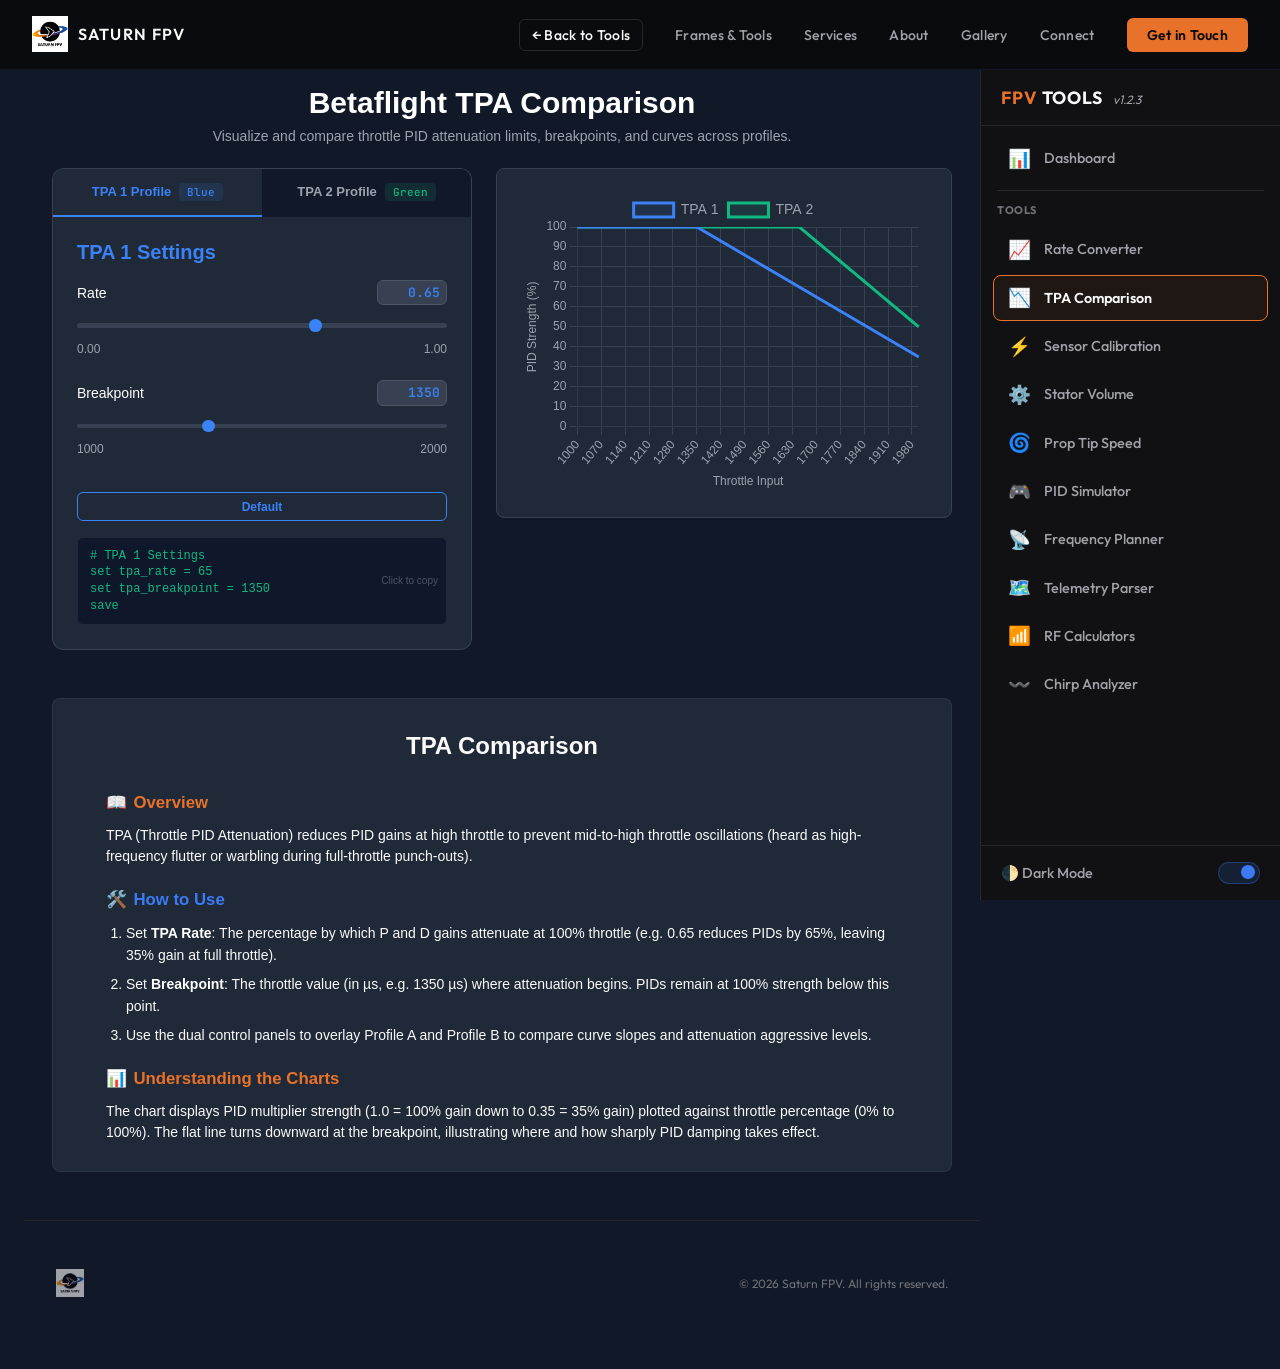
<file: tools/tpa-comparison.html>
<!DOCTYPE html>
<html lang="en">
<head>
    <meta charset="UTF-8">
    <meta name="viewport" content="width=device-width, initial-scale=1.0">
    <title>Betaflight TPA Comparison - Saturn FPV</title>
    <script src="../js/chart.umd.min.js"></script>
    <style>
        * {
            margin: 0;
            padding: 0;
            box-sizing: border-box;
        }
        
        body {
            font-family: -apple-system, BlinkMacSystemFont, 'Segoe UI', Roboto, 'Helvetica Neue', Arial, sans-serif;
            background-color: #111827;
            color: white;
            padding: 1.5rem;
            min-height: 100vh;
        }
        
        .container {
            max-width: 900px;
            margin: 0 auto;
        }
        
        h1 {
            font-size: 1.875rem;
            font-weight: bold;
            margin-bottom: 0.5rem;
            text-align: center;
        }
        
        .subtitle {
            text-align: center;
            color: #9ca3af;
            font-size: 0.875rem;
            margin-bottom: 1.5rem;
        }
        
        .chart-container {
            background-color: #1f2937;
            border-radius: 0.5rem;
            padding: 1.5rem;
            margin-bottom: 1.5rem;
        }
        
        .controls-grid {
            display: grid;
            grid-template-columns: 1fr;
            gap: 1.5rem;
            margin-bottom: 1.5rem;
        }
        
        @media (min-width: 768px) {
            .controls-grid {
                grid-template-columns: 1fr 1fr;
            }
        }
        
        .control-panel {
            background-color: #1f2937;
            border-radius: 0.5rem;
            padding: 1.5rem;
        }
        
        .control-panel h2 {
            font-size: 1.25rem;
            font-weight: 600;
            margin-bottom: 1rem;
        }
        
        .control-panel.tpa1 h2 {
            color: #3b82f6;
        }
        
        .control-panel.tpa2 h2 {
            color: #10b981;
        }
        
        .slider-group {
            margin-bottom: 1.5rem;
        }
        
        .slider-group:last-child {
            margin-bottom: 0;
        }
        
        .slider-group label {
            display: flex;
            justify-content: space-between;
            align-items: center;
            margin-bottom: 0.5rem;
            font-size: 0.875rem;
            font-weight: 500;
        }
        
        .value-box {
            background-color: #374151;
            color: #3b82f6;
            border: 1px solid #4b5563;
            border-radius: 0.375rem;
            padding: 0.2rem 0.4rem;
            font-family: 'JetBrains Mono', 'Fira Code', monospace;
            font-variant-numeric: tabular-nums;
            font-weight: bold;
            font-size: 0.8125rem;
            text-align: right;
            width: 70px;
            outline: none;
            box-sizing: border-box;
            transition: border-color 0.15s;
        }
        
        .tpa1 .value-box {
            color: #3b82f6;
        }
        .tpa1 .value-box:focus {
            border-color: #3b82f6;
        }
        
        .tpa2 .value-box {
            color: #10b981;
        }
        .tpa2 .value-box:focus {
            border-color: #10b981;
        }
        
        input[type="range"] {
            -webkit-appearance: none;
            appearance: none;
            width: 100%;
            height: 0.3rem;
            background-color: #374151;
            border-radius: 0.5rem;
            outline: none;
            cursor: pointer;
            margin: 10px 0;
        }
        
        .tpa1 input[type="range"] {
            accent-color: #3b82f6;
        }
        
        .tpa2 input[type="range"] {
            accent-color: #10b981;
        }
        
        input[type="range"]::-webkit-slider-thumb {
            -webkit-appearance: none;
            appearance: none;
            width: 0.8rem;
            height: 0.8rem;
            border-radius: 50%;
            cursor: pointer;
            transition: transform 0.1s ease, background-color 0.1s ease;
        }
        
        .tpa1 input[type="range"]::-webkit-slider-thumb {
            background-color: #3b82f6;
        }
        
        .tpa2 input[type="range"]::-webkit-slider-thumb {
            background-color: #10b981;
        }
        
        input[type="range"]::-moz-range-thumb {
            width: 0.8rem;
            height: 0.8rem;
            border-radius: 50%;
            cursor: pointer;
            border: none;
            transition: transform 0.1s ease, background-color 0.1s ease;
        }
        
        .tpa1 input[type="range"]::-moz-range-thumb {
            background-color: #3b82f6;
        }
        
        .tpa2 input[type="range"]::-moz-range-thumb {
            background-color: #10b981;
        }

        .panel {
            background-color: #1f2937;
            border: 1px solid #374151;
            border-radius: 0.75rem;
            padding: 1.5rem;
            margin-bottom: 1.5rem;
        }
        
        .range-labels {
            display: flex;
            justify-content: space-between;
            font-size: 0.75rem;
            color: #9ca3af;
            margin-top: 0.25rem;
        }
        
        .info-box { display: none; }
        .btn {
            padding: 0.4rem 0.75rem; border: 1px solid var(--ac, #3b82f6); background: transparent;
            color: var(--ac, #3b82f6); border-radius: 0.375rem; cursor: pointer;
            font-size: 0.75rem; font-weight: 600; transition: background .15s, color .15s; white-space: nowrap;
        }
        .btn:hover { background: var(--ac, #3b82f6); color: #111827; }
        .cli-box {
            background-color: #0f172a; border: 1px solid #1e293b; border-radius: 0.375rem;
            padding: 0.6rem 0.75rem; margin-top: 1rem; font-family: 'Courier New', monospace;
            font-size: 0.75rem; color: #10b981; position: relative; cursor: pointer;
            line-height: 1.4; text-align: left;
        }
        .cli-box:hover { border-color: #334155; }
        .cli-box .copy-hint {
            position: absolute; right: 0.5rem; top: 50%; transform: translateY(-50%);
            font-size: 0.625rem; color: #4b5563; font-family: -apple-system, sans-serif;
        }
        .cli-box.copied .copy-hint { color: #10b981; }

        /* Togglable results tabs */
        .results-tabs {
            display: flex;
            background: #111827;
            border: 1px solid #374151;
            border-radius: 0.75rem 0.75rem 0 0;
            overflow: hidden;
            border-bottom: none;
        }
        .results-tab {
            flex: 1;
            background: #111827;
            border: none;
            color: #9ca3af;
            padding: 0.85rem 1rem;
            font-size: 0.8125rem;
            font-weight: 600;
            cursor: pointer;
            transition: all 0.2s;
            text-align: center;
            border-bottom: 2px solid transparent;
            display: flex;
            align-items: center;
            justify-content: center;
            gap: 0.5rem;
            font-family: inherit;
        }
        .results-tab:hover {
            color: white;
            background: rgba(255,255,255,0.02);
        }
        .results-tab.active {
            background: #1f2937;
        }
        .results-tab.active.tpa1-active {
            color: #3b82f6;
            border-bottom: 2px solid #3b82f6;
        }
        .results-tab.active.tpa2-active {
            color: #10b981;
            border-bottom: 2px solid #10b981;
        }
        .results-tab.active .vbadge-tab {
            background: rgba(59,130,246,0.15);
            color: #3b82f6;
        }
        .vbadge-tab {
            font-size: 0.6875rem;
            font-weight: 500;
            background: rgba(55,65,81,0.5);
            padding: 0.15rem 0.5rem;
            border-radius: 0.25rem;
            color: #9ca3af;
            font-family: 'JetBrains Mono', 'Fira Code', monospace;
            transition: all 0.2s;
        }
        .vbadge-blue {
            color: #3b82f6 !important;
            background: rgba(59, 130, 246, 0.12) !important;
        }
        .vbadge-green {
            color: #10b981 !important;
            background: rgba(16, 185, 129, 0.12) !important;
        }
        .tpa-tab-content {
            width: 100%;
        }
        .input-results-grid {
            display: grid;
            grid-template-columns: 1fr;
            gap: 1.5rem;
            margin-bottom: 1.5rem;
        }
        .input-results-grid > div:first-child {
            order: 2;
        }
        .input-results-grid > div:last-child {
            order: 1;
        }
        @media (min-width: 1024px) {
            .input-results-grid { grid-template-columns: 420px 1fr; }
            .input-results-grid > div:first-child {
                order: 1;
            }
            .input-results-grid > div:last-child {
                order: 2;
            }
        }
        body.light-theme {
            background-color: #f3f4f6 !important;
            color: #1f2937 !important;
        }
        body.light-theme .control-panel,
        body.light-theme .chart-container {
            background-color: #ffffff !important;
            border-color: #d1d5db !important;
            color: #1f2937 !important;
        }
        body.light-theme label,
        body.light-theme .control-panel h3,
        body.light-theme .control-panel h2,
        body.light-theme .sg label,
        body.light-theme .rl {
            color: #4b5563 !important;
        }
        body.light-theme input[type="number"],
        body.light-theme select {
            background-color: #f9fafb !important;
            color: #111827 !important;
            border-color: #d1d5db !important;
        }
        body.light-theme input[type="number"]:focus,
        body.light-theme select:focus {
            border-color: #3b82f6 !important;
        }
        body.light-theme input[type="range"] {
            background-color: #e5e7eb !important;
        }
        body.light-theme h1,
        body.light-theme h2,
        body.light-theme .val {
            color: #111827 !important;
        }
        body.light-theme .c0 h2, body.light-theme .c0 .val { color: #2563eb !important; }
        body.light-theme .c1 h2, body.light-theme .c1 .val { color: #10b981 !important; }
        body.light-theme .c0 .control-panel { border-color: rgba(37,99,235,.3) !important; }
        body.light-theme .c1 .control-panel { border-color: rgba(16,185,129,.3) !important; }
        body.light-theme .c0 input[type="range"]::-webkit-slider-thumb { background-color: #2563eb !important; }
        body.light-theme .c0 input[type="range"]::-moz-range-thumb     { background-color: #2563eb !important; }
        body.light-theme .c1 input[type="range"]::-webkit-slider-thumb { background-color: #10b981 !important; }
        body.light-theme .c1 input[type="range"]::-moz-range-thumb     { background-color: #10b981 !important; }
        body.light-theme .results-tabs {
            background-color: #f3f4f6 !important;
            border-color: #d1d5db !important;
        }
        body.light-theme .results-tab {
            background-color: #f3f4f6 !important;
            color: #4b5563 !important;
            border-color: #d1d5db !important;
        }
        body.light-theme .results-tab.active {
            background-color: #ffffff !important;
            color: #1f2937 !important;
        }
        body.light-theme .results-tab.active.tpa1-active {
            color: #2563eb !important;
            border-bottom-color: #2563eb !important;
        }
        body.light-theme .results-tab.active.tpa2-active {
            color: #059669 !important;
            border-bottom-color: #059669 !important;
        }
        body.light-theme .results-tab:hover {
            background-color: #e5e7eb !important;
            color: #111827 !important;
        }
        body.light-theme .vbadge-tab {
            background-color: #e5e7eb !important;
            color: #4b5563 !important;
        }
        body.light-theme .vbadge-blue {
            color: #2563eb !important;
            background-color: rgba(37, 99, 235, 0.1) !important;
        }
        body.light-theme .vbadge-green {
            color: #059669 !important;
            background-color: rgba(5, 150, 105, 0.1) !important;
        }
        body.light-theme .cli-box {
            background-color: #f3f4f6 !important;
            border-color: #d1d5db !important;
            color: #0f766e !important;
        }
        body.light-theme .cli-box:hover {
            border-color: #94a3b8 !important;
        }
        body.light-theme .cli-box .copy-hint {
            color: #64748b !important;
        }
        body.light-theme .cli-box.copied .copy-hint {
            color: #10b981 !important;
        }
    </style>
    <link rel="stylesheet" href="../css/fonts.css">
    <link rel="icon" type="image/png" href="../image/logo/favicon-32.png">
</head>
<body>
    <script>
        (function() {
            var theme = localStorage.getItem('fpv-tools-theme') || 'dark';
            if (theme === 'light') {
                document.body.classList.add('light-theme');
            }
        })();
    </script>

    <div class="container">
        <h1>Betaflight TPA Comparison</h1>
        <p class="subtitle">Visualize and compare throttle PID attenuation limits, breakpoints, and curves across profiles.</p>
        
        <div class="input-results-grid">
            <!-- Curve Controls (Inputs) -->
            <div>
                <!-- Tabbed Controls -->
                <div class="results-tabs" style="margin-bottom: 0;">
                    <button class="results-tab active" id="tab-btn-tpa-0" onclick="setTpaTab(0)">
                        TPA 1 Profile <span class="vbadge-tab vbadge-blue" id="badge-tpa-0">Blue</span>
                    </button>
                    <button class="results-tab" id="tab-btn-tpa-1" onclick="setTpaTab(1)">
                        TPA 2 Profile <span class="vbadge-tab vbadge-green" id="badge-tpa-1">Green</span>
                    </button>
                </div>

                <div class="controls-grid panel" style="border-top: none; border-top-left-radius: 0; border-top-right-radius: 0; display: block; padding: 0; border-color: #374151; margin-bottom: 0;">
                    <div class="control-panel tpa1 tpa-tab-content" id="tpa-tab-0" style="background:transparent; border-radius:0;">
                        <h2>TPA 1 Settings</h2>
                        
                        <div class="slider-group">
                            <label>
                                Rate <input class="value-box" id="tpa1RateValue" type="text" value="0.65">
                            </label>
                            <input type="range" id="tpa1Rate" min="0" max="1" step="0.01" value="0.65">
                            <div class="range-labels">
                                <span>0.00</span>
                                <span>1.00</span>
                            </div>
                        </div>
                        
                        <div class="slider-group">
                            <label>
                                Breakpoint <input class="value-box" id="tpa1BreakpointValue" type="text" value="1350">
                            </label>
                            <input type="range" id="tpa1Breakpoint" min="1000" max="2000" step="50" value="1350">
                            <div class="range-labels">
                                <span>1000</span>
                                <span>2000</span>
                            </div>
                        </div>
                        
                        <button class="btn" onclick="resetToDefault(1)" style="margin-top: 0.75rem; width: 100%; --ac: #3b82f6;">Default</button>
                        
                        <div class="cli-box" onclick="copyCLI(this)">
                            <span id="tpa1-cli-text"></span>
                            <span class="copy-hint">Click to copy</span>
                        </div>
                    </div>
                    
                    <div class="control-panel tpa2 tpa-tab-content" id="tpa-tab-1" style="background:transparent; border-radius:0; display:none;">
                        <h2>TPA 2 Settings</h2>
                        
                        <div class="slider-group">
                            <label>
                                Rate <input class="value-box" id="tpa2RateValue" type="text" value="0.50">
                            </label>
                            <input type="range" id="tpa2Rate" min="0" max="1" step="0.01" value="0.50">
                            <div class="range-labels">
                                <span>0.00</span>
                                <span>1.00</span>
                            </div>
                        </div>
                        
                        <div class="slider-group">
                            <label>
                                Breakpoint <input class="value-box" id="tpa2BreakpointValue" type="text" value="1650">
                            </label>
                            <input type="range" id="tpa2Breakpoint" min="1000" max="2000" step="50" value="1650">
                            <div class="range-labels">
                                <span>1000</span>
                                <span>2000</span>
                            </div>
                        </div>
                        
                        <button class="btn" onclick="resetToDefault(2)" style="margin-top: 0.75rem; width: 100%; --ac: #10b981;">Default</button>
                        
                        <div class="cli-box" onclick="copyCLI(this)">
                            <span id="tpa2-cli-text"></span>
                            <span class="copy-hint">Click to copy</span>
                        </div>
                    </div>
                </div>
            </div>

            <!-- Chart (Outputs) -->
            <div>
                <div class="chart-container" style="margin-bottom: 0; border: 1px solid #374151;">
                    <canvas id="tpaChart"></canvas>
                </div>
            </div>
        </div>
        
        <div class="info-box">
            <p><strong>About TPA (Throttle PID Attenuation):</strong> TPA reduces PID gains at high throttle to prevent oscillations. The breakpoint sets where attenuation begins, and the rate controls how much the PIDs are reduced above that point.</p>
        </div>
    </div>
    
    <script>
        // Calculate TPA percentage (100 = no attenuation, lower = more attenuation)
        function calculateTPA(throttle, breakpoint, rate) {
            if (throttle < breakpoint) {
                return 100;
            }
            const throttleAboveBreakpoint = throttle - breakpoint;
            const maxThrottle = 2000 - breakpoint;
            const attenuationAmount = (throttleAboveBreakpoint / maxThrottle) * rate * 100;
            return Math.max(100 - attenuationAmount, 0);
        }
        
        // Generate data points
        function generateData(tpa1Rate, tpa1Breakpoint, tpa2Rate, tpa2Breakpoint) {
            const throttleValues = [];
            const tpa1Values = [];
            const tpa2Values = [];
            
            for (let throttle = 1000; throttle <= 2000; throttle += 10) {
                throttleValues.push(throttle);
                tpa1Values.push(calculateTPA(throttle, tpa1Breakpoint, tpa1Rate));
                tpa2Values.push(calculateTPA(throttle, tpa2Breakpoint, tpa2Rate));
            }
            
            return { throttleValues, tpa1Values, tpa2Values };
        }
        
        // Initialize chart
        const ctx = document.getElementById('tpaChart').getContext('2d');
        const initialData = generateData(0.65, 1350, 0.50, 1650);
        
        const chart = new Chart(ctx, {
            type: 'line',
            data: {
                labels: initialData.throttleValues,
                datasets: [
                    {
                        label: 'TPA 1',
                        data: initialData.tpa1Values,
                        borderColor: '#3b82f6',
                        backgroundColor: 'rgba(59, 130, 246, 0.1)',
                        borderWidth: 3,
                        tension: 0,
                        pointRadius: 0
                    },
                    {
                        label: 'TPA 2',
                        data: initialData.tpa2Values,
                        borderColor: '#10b981',
                        backgroundColor: 'rgba(16, 185, 129, 0.1)',
                        borderWidth: 3,
                        tension: 0,
                        pointRadius: 0
                    }
                ]
            },
            options: {
                responsive: true,
                maintainAspectRatio: true,
                aspectRatio: 1.35,
                plugins: {
                    legend: {
                        labels: {
                            color: '#9ca3af',
                            font: {
                                size: 14
                            }
                        }
                    },
                    tooltip: {
                        backgroundColor: '#1f2937',
                        titleColor: '#9ca3af',
                        bodyColor: '#ffffff',
                        borderColor: '#374151',
                        borderWidth: 1
                    }
                },
                scales: {
                    x: {
                        title: {
                            display: true,
                            text: 'Throttle Input',
                            color: '#9ca3af'
                        },
                        ticks: {
                            color: '#9ca3af'
                        },
                        grid: {
                            color: '#374151'
                        }
                    },
                    y: {
                        title: {
                            display: true,
                            text: 'PID Strength (%)',
                            color: '#9ca3af'
                        },
                        min: 0,
                        max: 100,
                        ticks: {
                            color: '#9ca3af'
                        },
                        grid: {
                            color: '#374151'
                        }
                    }
                }
            }
        });
        
        // Update chart function
        function updateChart() {
            const tpa1Rate = parseFloat(document.getElementById('tpa1Rate').value);
            const tpa1Breakpoint = parseInt(document.getElementById('tpa1Breakpoint').value);
            const tpa2Rate = parseFloat(document.getElementById('tpa2Rate').value);
            const tpa2Breakpoint = parseInt(document.getElementById('tpa2Breakpoint').value);
            
            const data = generateData(tpa1Rate, tpa1Breakpoint, tpa2Rate, tpa2Breakpoint);
            
            chart.data.datasets[0].data = data.tpa1Values;
            chart.data.datasets[1].data = data.tpa2Values;
            chart.update();

            // Update CLI text displays
            updateCLIText(tpa1Rate, tpa1Breakpoint, 'tpa1-cli-text', 'TPA 1');
            updateCLIText(tpa2Rate, tpa2Breakpoint, 'tpa2-cli-text', 'TPA 2');
        }
        
        function updateCLIText(rate, bp, textId, label) {
            const rateVal = Math.round(rate * 100);
            const text = `# ${label} Settings\nset tpa_rate = ${rateVal}\nset tpa_breakpoint = ${bp}\nsave`;
            document.getElementById(textId).innerText = text;
        }

        function copyCLI(el) {
            var text = el.querySelector('span:first-child').innerText;
            navigator.clipboard.writeText(text).then(function() {
                var hint = el.querySelector('.copy-hint');
                hint.textContent = 'Copied!';
                el.classList.add('copied');
                setTimeout(function() {
                    hint.textContent = 'Click to copy';
                    el.classList.remove('copied');
                }, 2000);
            });
        }
        
        function resetToDefault(num) {
            if (num === 1) {
                document.getElementById('tpa1Rate').value = 0.65;
                document.getElementById('tpa1RateValue').value = '0.65';
                document.getElementById('tpa1Breakpoint').value = 1350;
                document.getElementById('tpa1BreakpointValue').value = '1350';
            } else {
                document.getElementById('tpa2Rate').value = 0.65;
                document.getElementById('tpa2RateValue').value = '0.65';
                document.getElementById('tpa2Breakpoint').value = 1350;
                document.getElementById('tpa2BreakpointValue').value = '1350';
            }
            updateChart();
        }

        // Initial CLI values render
        updateChart();
        
        // Event listeners
        document.getElementById('tpa1Rate').addEventListener('input', (e) => {
            document.getElementById('tpa1RateValue').value = parseFloat(e.target.value).toFixed(2);
            updateChart();
        });
        document.getElementById('tpa1RateValue').addEventListener('input', (e) => {
            var val = parseFloat(e.target.value);
            if (!isNaN(val)) {
                document.getElementById('tpa1Rate').value = val;
                updateChart();
            }
        });
        
        document.getElementById('tpa1Breakpoint').addEventListener('input', (e) => {
            document.getElementById('tpa1BreakpointValue').value = e.target.value;
            updateChart();
        });
        document.getElementById('tpa1BreakpointValue').addEventListener('input', (e) => {
            var val = parseInt(e.target.value, 10);
            if (!isNaN(val)) {
                document.getElementById('tpa1Breakpoint').value = val;
                updateChart();
            }
        });
        
        document.getElementById('tpa2Rate').addEventListener('input', (e) => {
            document.getElementById('tpa2RateValue').value = parseFloat(e.target.value).toFixed(2);
            updateChart();
        });
        document.getElementById('tpa2RateValue').addEventListener('input', (e) => {
            var val = parseFloat(e.target.value);
            if (!isNaN(val)) {
                document.getElementById('tpa2Rate').value = val;
                updateChart();
            }
        });
        
        document.getElementById('tpa2Breakpoint').addEventListener('input', (e) => {
            document.getElementById('tpa2BreakpointValue').value = e.target.value;
            updateChart();
        });
        document.getElementById('tpa2BreakpointValue').addEventListener('input', (e) => {
            var val = parseInt(e.target.value, 10);
            if (!isNaN(val)) {
                document.getElementById('tpa2Breakpoint').value = val;
                updateChart();
            }
        });

        // Tab selection
        function setTpaTab(idx) {
            document.querySelectorAll('.tpa-tab-content').forEach(function(el) { el.style.display = 'none'; });
            document.querySelectorAll('[id^="tab-btn-tpa-"]').forEach(function(el) {
                el.classList.remove('active', 'tpa1-active', 'tpa2-active');
            });

            var tabContent = document.getElementById('tpa-tab-' + idx);
            if (tabContent) tabContent.style.display = 'block';
            
            var tabBtn = document.getElementById('tab-btn-tpa-' + idx);
            if (tabBtn) {
                tabBtn.classList.add('active');
                if (idx === 0) {
                    tabBtn.classList.add('tpa1-active');
                } else {
                    tabBtn.classList.add('tpa2-active');
                }
            }
        }

        // Initial tab set
        setTpaTab(0);

        function updateChartsTheme(theme) {
            const isLight = (theme === 'light');
            const labelColor = isLight ? '#4b5563' : '#9ca3af';
            const gridColor = isLight ? '#e5e7eb' : '#374151';
            const tooltipBg = isLight ? '#ffffff' : '#1f2937';
            const tooltipBody = isLight ? '#111827' : '#fff';
            const tooltipBorder = isLight ? '#e5e7eb' : '#374151';

            if (chart) {
                chart.options.plugins.legend.labels.color = labelColor;
                if (chart.options.plugins.tooltip) {
                    chart.options.plugins.tooltip.backgroundColor = tooltipBg;
                    chart.options.plugins.tooltip.titleColor = labelColor;
                    chart.options.plugins.tooltip.bodyColor = tooltipBody;
                    chart.options.plugins.tooltip.borderColor = tooltipBorder;
                }
                if (chart.options.scales.x) {
                    chart.options.scales.x.title.color = labelColor;
                    chart.options.scales.x.ticks.color = labelColor;
                    chart.options.scales.x.grid.color = gridColor;
                }
                if (chart.options.scales.y) {
                    chart.options.scales.y.title.color = labelColor;
                    chart.options.scales.y.ticks.color = labelColor;
                    chart.options.scales.y.grid.color = gridColor;
                }
                chart.update();
            }
        }

        // Listen for theme change from parent wrapper
        window.addEventListener('message', function(event) {
            if (event.source !== window.parent) return;
            if (event.data && event.data.type === 'setTheme') {
                if (event.data.theme === 'light') {
                    document.body.classList.add('light-theme');
                    updateChartsTheme('light');
                } else {
                    document.body.classList.remove('light-theme');
                    updateChartsTheme('dark');
                }
            }
        });

        // Init theme on load
        (function() {
            const t = localStorage.getItem('fpv-tools-theme') || 'dark';
            if (t === 'light') {
                document.body.classList.add('light-theme');
                updateChartsTheme('light');
            }
        })();
</script>
<div id="help-content-source" style="display:none;">
    <div style="max-width: 800px; margin: 0 auto; padding: 0.5rem 0.25rem;">
        <div style="text-align: center; margin-bottom: 1.5rem;">
            <h1 style="font-size: 1.5rem; font-weight: 700; color: var(--text, #FAFAFA); margin-bottom: 0.5rem;">TPA Comparison</h1>
        </div>

        <div style="margin-bottom: 1.25rem;">
            <h3 style="font-size: 1.05rem; font-weight: 600; color: var(--orange, #E8722A); margin-bottom: 0.5rem; display: flex; align-items: center; gap: 0.4rem;">
                <span>📖</span> Overview
            </h3>
            <p style="font-size: 0.875rem; color: var(--text, #FAFAFA); line-height: 1.5;">
                TPA (Throttle PID Attenuation) reduces PID gains at high throttle to prevent mid-to-high throttle oscillations (heard as high-frequency flutter or warbling during full-throttle punch-outs).
            </p>
        </div>

        <div style="margin-bottom: 1.25rem;">
            <h3 style="font-size: 1.05rem; font-weight: 600; color: var(--blue, #3B7BF6); margin-bottom: 0.5rem; display: flex; align-items: center; gap: 0.4rem;">
                <span>🛠️</span> How to Use
            </h3>
            <ol style="padding-left: 1.25rem; font-size: 0.875rem; color: var(--text, #FAFAFA); line-height: 1.6; display: flex; flex-direction: column; gap: 0.4rem;">
                <li>Set <strong>TPA Rate</strong>: The percentage by which P and D gains attenuate at 100% throttle (e.g. 0.65 reduces PIDs by 65%, leaving 35% gain at full throttle).</li>
                <li>Set <strong>Breakpoint</strong>: The throttle value (in µs, e.g. 1350 µs) where attenuation begins. PIDs remain at 100% strength below this point.</li>
                <li>Use the dual control panels to overlay Profile A and Profile B to compare curve slopes and attenuation aggressive levels.</li>
            </ol>
        </div>

        <div>
            <h3 style="font-size: 1.05rem; font-weight: 600; color: var(--orange, #E8722A); margin-bottom: 0.5rem; display: flex; align-items: center; gap: 0.4rem;">
                <span>📊</span> Understanding the Charts
            </h3>
            <p style="font-size: 0.875rem; color: var(--text, #FAFAFA); line-height: 1.5;">
                The chart displays PID multiplier strength (1.0 = 100% gain down to 0.35 = 35% gain) plotted against throttle percentage (0% to 100%). The flat line turns downward at the breakpoint, illustrating where and how sharply PID damping takes effect.
            </p>
        </div>
    </div>
</div>
<script src="../partials/partial_tools.js"></script>
<script>
    if (window.parent && window.parent !== window) {
        window.parent.postMessage({ type: 'pageChange', key: 'tpa' }, '*');
        window.parent.postMessage({
            type: 'helpData',
            key: 'tpa',
            html: document.getElementById('help-content-source').innerHTML
        }, '*');
    }
</script>
</body>
</html>
</file>
<file: style.css>
:root {
            --black: #0A0A0B;
            --dark: #111113;
            --card: #18181B;
            --card-hover: #1E1E22;
            --border: #27272A;
            --text: #FAFAFA;
            --text-muted: #A1A1AA;
            --text-dim: #71717A;
            --orange: #E8722A;
            --orange-glow: rgba(232, 114, 42, 0.15);
            --blue: #3B7BF6;
            --blue-dim: #2E5090;
            --gradient-ring: linear-gradient(135deg, #E8722A 0%, #E8722A 40%, #3B7BF6 100%);
        }

        * { margin: 0; padding: 0; box-sizing: border-box; }

        html {
            scroll-behavior: smooth;
            scrollbar-width: thin;
            scrollbar-color: var(--border) var(--black);
        }

        body {
            font-family: 'Outfit', sans-serif;
            background: var(--black);
            color: var(--text);
            line-height: 1.6;
            overflow-x: hidden;
        }

        ::selection { background: var(--orange); color: var(--black); }

        /* ── NAV ── */
        nav {
            position: fixed; top: 0; left: 0; right: 0; z-index: 100;
            padding: 1rem 2rem;
            display: flex; align-items: center; justify-content: space-between;
            background: rgba(10, 10, 11, 0.8);
            backdrop-filter: blur(20px);
            border-bottom: 1px solid transparent;
            transition: border-color 0.3s;
        }
        nav.scrolled { border-bottom-color: var(--border); }
        .nav-brand {
            display: flex; align-items: center; gap: 0.6rem;
            text-decoration: none; color: var(--text);
        }
        .nav-brand-text {
            font-size: 1rem; font-weight: 600; letter-spacing: 0.08em;
            white-space: nowrap;
        }
        .nav-logo { height: 36px; }
        .nav-links {
            display: flex; gap: 2rem; list-style: none; align-items: center;
        }
        .nav-links a {
            color: var(--text-muted); text-decoration: none;
            font-size: 0.875rem; font-weight: 500; letter-spacing: 0.02em;
            transition: color 0.2s;
        }
        .nav-links a:hover { color: var(--text); }
        .nav-cta {
            background: var(--orange) !important; color: var(--black) !important;
            padding: 0.5rem 1.25rem; border-radius: 6px;
            font-weight: 600 !important; transition: opacity 0.2s !important;
        }
        .nav-cta:hover { opacity: 0.85; }
        .mobile-toggle {
            display: none; background: none; border: none;
            color: var(--text); font-size: 1.5rem; cursor: pointer;
        }

        /* ── HERO ── */
        .hero {
            min-height: 100vh; display: flex; align-items: center; justify-content: center;
            position: relative; overflow: hidden; padding: 6rem 2rem 4rem;
        }
        .hero-bg {
            position: absolute; inset: 0;
            background:
                radial-gradient(ellipse 80% 60% at 50% 40%, rgba(232, 114, 42, 0.06) 0%, transparent 60%),
                radial-gradient(ellipse 60% 50% at 70% 60%, rgba(59, 123, 246, 0.04) 0%, transparent 50%);
        }
        .hero-grid {
            position: absolute; inset: 0;
            background-image:
                linear-gradient(rgba(255,255,255,0.02) 1px, transparent 1px),
                linear-gradient(90deg, rgba(255,255,255,0.02) 1px, transparent 1px);
            background-size: 60px 60px;
            mask-image: radial-gradient(ellipse at center, black 30%, transparent 70%);
        }
        .hero-content { position: relative; text-align: center; max-width: 800px; }
        .hero-logo { width: 120px; margin-bottom: 2rem; animation: fadeUp 0.8s ease-out; }
        .hero-badge {
            display: inline-flex; align-items: center; gap: 0.5rem;
            padding: 0.4rem 1rem; border: 1px solid var(--border); border-radius: 100px;
            font-size: 0.8rem; color: var(--text-muted); margin-bottom: 1.5rem;
            animation: fadeUp 0.8s ease-out 0.1s both;
            font-family: 'JetBrains Mono', monospace;
        }
        .hero-badge .dot {
            width: 6px; height: 6px; background: var(--orange);
            border-radius: 50%; animation: pulse 2s infinite;
        }
		h1 {
			font-size: clamp(2.5rem, 6vw, 4.5rem); font-weight: 700;
			line-height: 1.1; letter-spacing: -0.03em; margin-bottom: 1.25rem;
		}
		.hero h1 {
			animation: fadeUp 0.8s ease-out 0.2s both;
		}
        h1 .accent {
            background: var(--gradient-ring);
            -webkit-background-clip: text; -webkit-text-fill-color: transparent; background-clip: text;
        }
        .hero-sub {
            font-size: 1.125rem; color: var(--text-muted); max-width: 560px;
            margin: 0 auto 2.5rem; font-weight: 300;
            animation: fadeUp 0.8s ease-out 0.3s both;
        }
        .hero-actions {
            display: flex; gap: 1rem; justify-content: center; flex-wrap: wrap;
            animation: fadeUp 0.8s ease-out 0.4s both;
        }
        .btn {
            display: inline-flex; align-items: center; gap: 0.5rem;
            padding: 0.75rem 1.75rem; border-radius: 8px;
            font-family: 'Outfit', sans-serif; font-size: 0.9rem; font-weight: 600;
            text-decoration: none; transition: all 0.2s; cursor: pointer; border: none;
        }
        .btn-primary { background: var(--orange); color: var(--black); }
        .btn-primary:hover { box-shadow: 0 0 30px var(--orange-glow); transform: translateY(-1px); }
        .btn-secondary { background: var(--card); color: var(--text); border: 1px solid var(--border); }
        .btn-secondary:hover { border-color: var(--text-dim); background: var(--card-hover); }
        .hero-stats {
            display: flex; justify-content: center; gap: 3rem; margin-top: 4rem;
            animation: fadeUp 0.8s ease-out 0.5s both;
        }
        .stat { text-align: center; }
        .stat-num {
            font-size: 1.75rem; font-weight: 700;
            font-family: 'JetBrains Mono', monospace;
            background: var(--gradient-ring);
            -webkit-background-clip: text; -webkit-text-fill-color: transparent; background-clip: text;
        }
        .stat-label {
            font-size: 0.75rem; color: var(--text-dim);
            text-transform: uppercase; letter-spacing: 0.08em; margin-top: 0.25rem;
        }

        /* ── SECTIONS ── */
        section { padding: 6rem 2rem; max-width: 1200px; margin: 0 auto; }
        .section-header { margin-bottom: 3.5rem; }
        .section-label {
            font-family: 'JetBrains Mono', monospace; font-size: 0.75rem;
            color: var(--orange); text-transform: uppercase; letter-spacing: 0.12em;
            margin-bottom: 0.75rem;
        }
        .section-title {
            font-size: clamp(1.75rem, 3.5vw, 2.5rem); font-weight: 700;
            letter-spacing: -0.02em; line-height: 1.2;
        }
        .section-desc {
            color: var(--text-muted); font-size: 1rem; max-width: 600px;
            margin-top: 0.75rem; font-weight: 300;
        }
        .divider {
            width: 100%; max-width: 1200px; margin: 0 auto;
            height: 1px; background: var(--border);
        }

        /* ── ABOUT ── */
        .about-grid {
            display: grid; grid-template-columns: 1fr 1fr; gap: 3rem; align-items: center;
        }
        .about-image {
            aspect-ratio: 4/3; background: var(--card); border: 1px solid var(--border);
            border-radius: 12px; display: flex; align-items: center; justify-content: center;
            overflow: hidden; position: relative;
        }
        .about-image img { width: 100%; height: 100%; object-fit: contain; }
        .placeholder-text {
            font-family: 'JetBrains Mono', monospace; font-size: 0.75rem;
            color: var(--text-dim); opacity: 0.5;
        }
        .exp-list { display: flex; flex-direction: column; gap: 1.25rem; }
        .exp-item { display: flex; gap: 1rem; align-items: flex-start; }
        .exp-icon {
            flex-shrink: 0; width: 40px; height: 40px; background: var(--card);
            border: 1px solid var(--border); border-radius: 10px;
            display: flex; align-items: center; justify-content: center; font-size: 1.1rem;
        }
        .exp-text h4 { font-size: 0.95rem; font-weight: 600; margin-bottom: 0.15rem; }
        .exp-text p { font-size: 0.825rem; color: var(--text-muted); font-weight: 300; }

        /* ── SERVICES ── */
        .services-grid { display: grid; grid-template-columns: repeat(3, 1fr); gap: 1.25rem; }
        .service-card {
            background: var(--card); border: 1px solid var(--border); border-radius: 12px;
            padding: 1.75rem; transition: all 0.25s; position: relative; overflow: hidden;
        }
        .service-card::before {
            content: ''; position: absolute; top: 0; left: 0; right: 0; height: 2px;
            background: var(--gradient-ring); opacity: 0; transition: opacity 0.25s;
        }
        .service-card:hover {
            border-color: var(--text-dim); background: var(--card-hover); transform: translateY(-2px);
        }
        .service-card:hover::before { opacity: 1; }
        .service-icon {
            width: 44px; height: 44px; background: var(--orange-glow); border-radius: 10px;
            display: flex; align-items: center; justify-content: center;
            font-size: 1.25rem; margin-bottom: 1rem;
        }
        .service-card h3 { font-size: 1rem; font-weight: 600; margin-bottom: 0.5rem; }
        .service-card p { font-size: 0.825rem; color: var(--text-muted); font-weight: 300; line-height: 1.5; }

        /* ── PRODUCTS ── */
        .products-grid { display: grid; grid-template-columns: repeat(2, 1fr); gap: 1.25rem; }
		.product-card::before {
			content: ''; position: absolute; top: 0; left: 0; right: 0; height: 2px;
			background: var(--gradient-ring); opacity: 0; transition: opacity 0.25s;
		}
		.product-card:hover::before { opacity: 1; }
		.product-card a {
			display: block; color: inherit; text-decoration: none;
		}
        .product-card {
            background: var(--card); border: 1px solid var(--border); border-radius: 12px;
            overflow: hidden; transition: all 0.25s; position: relative;
        }
        .product-card:hover { border-color: var(--text-dim); transform: translateY(-2px); }
        .product-image {
            aspect-ratio: 16/9; background: var(--dark);
            display: flex; align-items: center; justify-content: center;
            color: var(--text-dim); font-size: 0.8rem;
            font-family: 'JetBrains Mono', monospace; overflow: hidden;
        }
        .product-image img { width: 100%; height: 100%; object-fit: contain; }
        .product-info { padding: 1.25rem 1.5rem; }
        .product-tag {
            font-family: 'JetBrains Mono', monospace; font-size: 0.65rem;
            color: var(--orange); text-transform: uppercase; letter-spacing: 0.1em;
            margin-bottom: 0.35rem;
        }
        .product-info h3 { font-size: 1.05rem; font-weight: 600; margin-bottom: 0.35rem; }
        .product-info p { font-size: 0.8rem; color: var(--text-muted); font-weight: 300; }

        /* ── FRAME TILE LINKS ── */
        .frame-card { display: flex; flex-direction: column; }
        .frame-card > a:first-child { flex: 1; }
        /* One split button: the container holds the rounded outer corners */
        .frame-links {
            display: grid; grid-template-columns: repeat(2, 8.75rem); align-self: flex-start;
            max-width: calc(100% - 3rem); margin: 0 1.5rem 1.25rem;
            border: 1px solid var(--border); border-radius: 8px; overflow: hidden;
        }
        .frame-links > * + * { border-left: 1px solid var(--border); }
        .product-card .frame-link, .frame-soon {
            min-width: 0; min-height: 38px;
            display: flex; align-items: center; justify-content: center; gap: 0.4rem;
            padding: 0.125rem 0.5rem; white-space: nowrap;
        }
        .product-card .frame-link {
            background: var(--dark); color: var(--text);
            font-size: 0.75rem; font-weight: 500;
            transition: background 0.2s, box-shadow 0.2s;
        }
        .frame-link svg { width: 16px; height: 16px; flex-shrink: 0; }
        .product-card .frame-link:hover { background: var(--card-hover); }
        .product-card .frame-link:focus-visible { outline: 2px solid var(--orange); outline-offset: -2px; }
        /* White so the CNCDrones logo, which has a white background, blends in */
        .product-card .frame-link-buy { background: #fff; color: var(--black); font-weight: 600; }
        .frame-link-buy img { height: 32px; width: auto; flex-shrink: 0; }
        .product-card .frame-link-buy:hover { background: #fff; box-shadow: inset 0 0 0 2px var(--orange); }
        /* Empty part for frames not on sale yet */
        .frame-soon { background: var(--card); }
        /* Wide tiles: stack the buttons to the right of the text */
        @media (min-width: 901px) {
            .frame-card .product-info { min-height: 7.5rem; padding-right: 12rem; }
            .frame-links {
                grid-template-columns: 8.75rem; max-width: none; margin: 0;
                position: absolute; right: 1.5rem; bottom: 1.25rem;
            }
            .frame-links > * + * { border-left: 0; border-top: 1px solid var(--border); }
        }
        @media (max-width: 371px) {
            .frame-links { grid-template-columns: auto 78px; }
            .frame-link-buy span { display: none; }
        }

        /* ── GALLERY ── */
        .gallery-row { display: grid; grid-template-columns: repeat(3, 1fr); gap: 1rem; }
        .gallery-item {
            aspect-ratio: 16/10; background: var(--card); border: 1px solid var(--border);
            border-radius: 10px; overflow: hidden;
            display: flex; align-items: center; justify-content: center;
            color: var(--text-dim); font-size: 0.75rem;
            font-family: 'JetBrains Mono', monospace; transition: all 0.3s; 
        }
        .gallery-item:hover { border-color: var(--orange); transform: scale(1.02); }
        .gallery-item img { width: 100%; height: 100%; object-fit: contain; }

        /* ── CONNECT ── */
        .connect-grid { display: grid; grid-template-columns: repeat(4, 1fr); gap: 1.25rem; }
        .social-card {
            background: var(--card); border: 1px solid var(--border); border-radius: 12px;
            padding: 1.75rem; text-align: center; text-decoration: none; color: var(--text);
            transition: all 0.25s; display: flex; flex-direction: column;
            align-items: center; gap: 0.75rem;
        }
        .social-card:hover {
            border-color: var(--orange); background: var(--card-hover); transform: translateY(-3px);
        }
        .social-icon {
            width: 48px; height: 48px; border-radius: 12px;
            display: flex; align-items: center; justify-content: center;
        }
        .social-icon.yt { background: rgba(255, 0, 0, 0.12); }
        .social-icon.ig { background: rgba(225, 48, 108, 0.12); }
        .social-icon.pa { background: rgba(232, 114, 42, 0.12); }
        .social-icon.gh { background: rgba(255, 255, 255, 0.08); }
        .social-card h3 { font-size: 0.95rem; font-weight: 600; }
        .social-card p { font-size: 0.75rem; color: var(--text-dim); }

        /* ── FOOTER ── */
        footer { border-top: 1px solid var(--border); padding: 3rem 2rem; }
        .footer-inner {
            max-width: 1200px; margin: 0 auto;
            display: flex; align-items: center; justify-content: space-between;
        }
        .footer-logo { height: 28px; opacity: 0.6; }
        footer p { font-size: 0.75rem; color: var(--text-dim); }

        /* ── ANIMATIONS ── */
        @keyframes fadeUp {
            from { opacity: 0; transform: translateY(20px); }
            to { opacity: 1; transform: translateY(0); }
        }
        @keyframes pulse {
            0%, 100% { opacity: 1; }
            50% { opacity: 0.4; }
        }
        .reveal {
            opacity: 0; transform: translateY(30px);
            transition: all 0.6s cubic-bezier(0.16, 1, 0.3, 1);
        }
        .reveal.visible { opacity: 1; transform: translateY(0); }
        noscript .reveal, .no-js .reveal { opacity: 1; transform: none; }

        /* ── RESPONSIVE ── */
        @media (max-width: 900px) {
            .services-grid { grid-template-columns: repeat(2, 1fr); }
            .connect-grid { grid-template-columns: repeat(2, 1fr); }
            .about-grid { grid-template-columns: 1fr; }
            .hero-stats { gap: 2rem; }
        }
        @media (max-width: 640px) {
            nav { padding: 0.75rem 1.25rem; }
            .nav-links {
                display: none; position: absolute; top: 100%; left: 0; right: 0;
                background: var(--dark); border-bottom: 1px solid var(--border);
                flex-direction: column; padding: 1.5rem; gap: 1rem;
            }
            .nav-links.open { display: flex; }
            .mobile-toggle { display: block; }
            .services-grid { grid-template-columns: 1fr; }
            .products-grid { grid-template-columns: 1fr; }
            .connect-grid { grid-template-columns: 1fr; }
            .gallery-row { grid-template-columns: 1fr 1fr; }
            .hero-stats { flex-direction: column; gap: 1rem; }
            section { padding: 4rem 1.25rem; }
            .footer-inner { flex-direction: column; gap: 1rem; }
        }
		
		@keyframes wipe {
  0%   { background-position: 0% 50%; }
  100% { background-position: 200% 50%; }
}

.rainbow-word {
  background: linear-gradient(90deg,
    #ff6a00 0%, #0066ff 40%, #0066ff 60%, #ff6a00 100%
  );
  background-size: 200% auto;
  -webkit-background-clip: text;
  -webkit-text-fill-color: transparent;
  background-clip: text;
  animation: wipe 3s linear infinite;
}
/* ── PAGE HEADER (for sub-pages) ── */
.page-header {
    padding: 8rem 2rem 3rem;
    position: relative;
    overflow: hidden;
}
.page-header-content {
    position: relative; z-index: 1;
    max-width: 800px;
    animation: fadeUp 0.8s ease-out;
}
.page-header-content h1 {
    font-size: clamp(2rem, 4vw, 3rem);
    margin-bottom: 0.75rem;
    letter-spacing: -0.02em;
    line-height: 1.1;
}
.page-header-content p {
    color: var(--text-muted);
    font-size: 1.1rem;
    line-height: 1.7;
    font-weight: 300;
}

/* ── TOOL PAGE STYLES ── */
.tool-container {
    max-width: 1200px;
    margin: 0 auto;
    padding: 2rem;
}
.tool-placeholder {
    background: var(--card);
    border: 1px solid var(--border);
    border-radius: 12px;
    min-height: 60vh;
    display: flex;
    align-items: center;
    justify-content: center;
    flex-direction: column;
    gap: 1rem;
    color: var(--text-dim);
    font-family: 'JetBrains Mono', monospace;
}
.tool-placeholder .tool-icon { font-size: 3rem; }
.tool-placeholder p { font-size: 0.9rem; }
.back-link {
    display: inline-flex;
    align-items: center;
    gap: 0.5rem;
    color: var(--text-muted);
    font-size: 0.85rem;
    margin-bottom: 1.5rem;
    text-decoration: none;
    transition: color 0.2s;
}
.back-link:hover { color: var(--orange); }
</file>
<file: css/fonts.css>
@font-face {
  font-family: 'JetBrains Mono';
  font-style: normal;
  font-weight: 400;
  font-display: swap;
  src: url('../fonts/JetBrainsMono-Regular.ttf') format('truetype');
}

@font-face {
  font-family: 'JetBrains Mono';
  font-style: normal;
  font-weight: 500;
  font-display: swap;
  src: url('../fonts/JetBrainsMono-Medium.ttf') format('truetype');
}

@font-face {
  font-family: 'JetBrains Mono';
  font-style: normal;
  font-weight: 600;
  font-display: swap;
  src: url('../fonts/JetBrainsMono-SemiBold.ttf') format('truetype');
}

@font-face {
  font-family: 'Outfit';
  font-style: normal;
  font-weight: 300;
  font-display: swap;
  src: url('../fonts/Outfit-Light.ttf') format('truetype');
}

@font-face {
  font-family: 'Outfit';
  font-style: normal;
  font-weight: 400;
  font-display: swap;
  src: url('../fonts/Outfit-Regular.ttf') format('truetype');
}

@font-face {
  font-family: 'Outfit';
  font-style: normal;
  font-weight: 500;
  font-display: swap;
  src: url('../fonts/Outfit-Medium.ttf') format('truetype');
}

@font-face {
  font-family: 'Outfit';
  font-style: normal;
  font-weight: 600;
  font-display: swap;
  src: url('../fonts/Outfit-SemiBold.ttf') format('truetype');
}

@font-face {
  font-family: 'Outfit';
  font-style: normal;
  font-weight: 700;
  font-display: swap;
  src: url('../fonts/Outfit-Bold.ttf') format('truetype');
}
</file>
<file: css/leaflet.css>
/* required styles */

.leaflet-pane,
.leaflet-tile,
.leaflet-marker-icon,
.leaflet-marker-shadow,
.leaflet-tile-container,
.leaflet-pane > svg,
.leaflet-pane > canvas,
.leaflet-zoom-box,
.leaflet-image-layer,
.leaflet-layer {
	position: absolute;
	left: 0;
	top: 0;
	}
.leaflet-container {
	overflow: hidden;
	}
.leaflet-tile,
.leaflet-marker-icon,
.leaflet-marker-shadow {
	-webkit-user-select: none;
	   -moz-user-select: none;
	        user-select: none;
	  -webkit-user-drag: none;
	}
/* Prevents IE11 from highlighting tiles in blue */
.leaflet-tile::selection {
	background: transparent;
}
/* Safari renders non-retina tile on retina better with this, but Chrome is worse */
.leaflet-safari .leaflet-tile {
	image-rendering: -webkit-optimize-contrast;
	}
/* hack that prevents hw layers "stretching" when loading new tiles */
.leaflet-safari .leaflet-tile-container {
	width: 1600px;
	height: 1600px;
	-webkit-transform-origin: 0 0;
	}
.leaflet-marker-icon,
.leaflet-marker-shadow {
	display: block;
	}
/* .leaflet-container svg: reset svg max-width decleration shipped in Joomla! (joomla.org) 3.x */
/* .leaflet-container img: map is broken in FF if you have max-width: 100% on tiles */
.leaflet-container .leaflet-overlay-pane svg {
	max-width: none !important;
	max-height: none !important;
	}
.leaflet-container .leaflet-marker-pane img,
.leaflet-container .leaflet-shadow-pane img,
.leaflet-container .leaflet-tile-pane img,
.leaflet-container img.leaflet-image-layer,
.leaflet-container .leaflet-tile {
	max-width: none !important;
	max-height: none !important;
	width: auto;
	padding: 0;
	}

.leaflet-container img.leaflet-tile {
	/* See: https://bugs.chromium.org/p/chromium/issues/detail?id=600120 */
	mix-blend-mode: plus-lighter;
}

.leaflet-container.leaflet-touch-zoom {
	-ms-touch-action: pan-x pan-y;
	touch-action: pan-x pan-y;
	}
.leaflet-container.leaflet-touch-drag {
	-ms-touch-action: pinch-zoom;
	/* Fallback for FF which doesn't support pinch-zoom */
	touch-action: none;
	touch-action: pinch-zoom;
}
.leaflet-container.leaflet-touch-drag.leaflet-touch-zoom {
	-ms-touch-action: none;
	touch-action: none;
}
.leaflet-container {
	-webkit-tap-highlight-color: transparent;
}
.leaflet-container a {
	-webkit-tap-highlight-color: rgba(51, 181, 229, 0.4);
}
.leaflet-tile {
	filter: inherit;
	visibility: hidden;
	}
.leaflet-tile-loaded {
	visibility: inherit;
	}
.leaflet-zoom-box {
	width: 0;
	height: 0;
	-moz-box-sizing: border-box;
	     box-sizing: border-box;
	z-index: 800;
	}
/* workaround for https://bugzilla.mozilla.org/show_bug.cgi?id=888319 */
.leaflet-overlay-pane svg {
	-moz-user-select: none;
	}

.leaflet-pane         { z-index: 400; }

.leaflet-tile-pane    { z-index: 200; }
.leaflet-overlay-pane { z-index: 400; }
.leaflet-shadow-pane  { z-index: 500; }
.leaflet-marker-pane  { z-index: 600; }
.leaflet-tooltip-pane   { z-index: 650; }
.leaflet-popup-pane   { z-index: 700; }

.leaflet-map-pane canvas { z-index: 100; }
.leaflet-map-pane svg    { z-index: 200; }

.leaflet-vml-shape {
	width: 1px;
	height: 1px;
	}
.lvml {
	behavior: url(#default#VML);
	display: inline-block;
	position: absolute;
	}


/* control positioning */

.leaflet-control {
	position: relative;
	z-index: 800;
	pointer-events: visiblePainted; /* IE 9-10 doesn't have auto */
	pointer-events: auto;
	}
.leaflet-top,
.leaflet-bottom {
	position: absolute;
	z-index: 1000;
	pointer-events: none;
	}
.leaflet-top {
	top: 0;
	}
.leaflet-right {
	right: 0;
	}
.leaflet-bottom {
	bottom: 0;
	}
.leaflet-left {
	left: 0;
	}
.leaflet-control {
	float: left;
	clear: both;
	}
.leaflet-right .leaflet-control {
	float: right;
	}
.leaflet-top .leaflet-control {
	margin-top: 10px;
	}
.leaflet-bottom .leaflet-control {
	margin-bottom: 10px;
	}
.leaflet-left .leaflet-control {
	margin-left: 10px;
	}
.leaflet-right .leaflet-control {
	margin-right: 10px;
	}


/* zoom and fade animations */

.leaflet-fade-anim .leaflet-popup {
	opacity: 0;
	-webkit-transition: opacity 0.2s linear;
	   -moz-transition: opacity 0.2s linear;
	        transition: opacity 0.2s linear;
	}
.leaflet-fade-anim .leaflet-map-pane .leaflet-popup {
	opacity: 1;
	}
.leaflet-zoom-animated {
	-webkit-transform-origin: 0 0;
	    -ms-transform-origin: 0 0;
	        transform-origin: 0 0;
	}
svg.leaflet-zoom-animated {
	will-change: transform;
}

.leaflet-zoom-anim .leaflet-zoom-animated {
	-webkit-transition: -webkit-transform 0.25s cubic-bezier(0,0,0.25,1);
	   -moz-transition:    -moz-transform 0.25s cubic-bezier(0,0,0.25,1);
	        transition:         transform 0.25s cubic-bezier(0,0,0.25,1);
	}
.leaflet-zoom-anim .leaflet-tile,
.leaflet-pan-anim .leaflet-tile {
	-webkit-transition: none;
	   -moz-transition: none;
	        transition: none;
	}

.leaflet-zoom-anim .leaflet-zoom-hide {
	visibility: hidden;
	}


/* cursors */

.leaflet-interactive {
	cursor: pointer;
	}
.leaflet-grab {
	cursor: -webkit-grab;
	cursor:    -moz-grab;
	cursor:         grab;
	}
.leaflet-crosshair,
.leaflet-crosshair .leaflet-interactive {
	cursor: crosshair;
	}
.leaflet-popup-pane,
.leaflet-control {
	cursor: auto;
	}
.leaflet-dragging .leaflet-grab,
.leaflet-dragging .leaflet-grab .leaflet-interactive,
.leaflet-dragging .leaflet-marker-draggable {
	cursor: move;
	cursor: -webkit-grabbing;
	cursor:    -moz-grabbing;
	cursor:         grabbing;
	}

/* marker & overlays interactivity */
.leaflet-marker-icon,
.leaflet-marker-shadow,
.leaflet-image-layer,
.leaflet-pane > svg path,
.leaflet-tile-container {
	pointer-events: none;
	}

.leaflet-marker-icon.leaflet-interactive,
.leaflet-image-layer.leaflet-interactive,
.leaflet-pane > svg path.leaflet-interactive,
svg.leaflet-image-layer.leaflet-interactive path {
	pointer-events: visiblePainted; /* IE 9-10 doesn't have auto */
	pointer-events: auto;
	}

/* visual tweaks */

.leaflet-container {
	background: #ddd;
	outline-offset: 1px;
	}
.leaflet-container a {
	color: #0078A8;
	}
.leaflet-zoom-box {
	border: 2px dotted #38f;
	background: rgba(255,255,255,0.5);
	}


/* general typography */
.leaflet-container {
	font-family: "Helvetica Neue", Arial, Helvetica, sans-serif;
	font-size: 12px;
	font-size: 0.75rem;
	line-height: 1.5;
	}


/* general toolbar styles */

.leaflet-bar {
	box-shadow: 0 1px 5px rgba(0,0,0,0.65);
	border-radius: 4px;
	}
.leaflet-bar a {
	background-color: #fff;
	border-bottom: 1px solid #ccc;
	width: 26px;
	height: 26px;
	line-height: 26px;
	display: block;
	text-align: center;
	text-decoration: none;
	color: black;
	}
.leaflet-bar a,
.leaflet-control-layers-toggle {
	background-position: 50% 50%;
	background-repeat: no-repeat;
	display: block;
	}
.leaflet-bar a:hover,
.leaflet-bar a:focus {
	background-color: #f4f4f4;
	}
.leaflet-bar a:first-child {
	border-top-left-radius: 4px;
	border-top-right-radius: 4px;
	}
.leaflet-bar a:last-child {
	border-bottom-left-radius: 4px;
	border-bottom-right-radius: 4px;
	border-bottom: none;
	}
.leaflet-bar a.leaflet-disabled {
	cursor: default;
	background-color: #f4f4f4;
	color: #bbb;
	}

.leaflet-touch .leaflet-bar a {
	width: 30px;
	height: 30px;
	line-height: 30px;
	}
.leaflet-touch .leaflet-bar a:first-child {
	border-top-left-radius: 2px;
	border-top-right-radius: 2px;
	}
.leaflet-touch .leaflet-bar a:last-child {
	border-bottom-left-radius: 2px;
	border-bottom-right-radius: 2px;
	}

/* zoom control */

.leaflet-control-zoom-in,
.leaflet-control-zoom-out {
	font: bold 18px 'Lucida Console', Monaco, monospace;
	text-indent: 1px;
	}

.leaflet-touch .leaflet-control-zoom-in, .leaflet-touch .leaflet-control-zoom-out  {
	font-size: 22px;
	}


/* layers control */

.leaflet-control-layers {
	box-shadow: 0 1px 5px rgba(0,0,0,0.4);
	background: #fff;
	border-radius: 5px;
	}
.leaflet-control-layers-toggle {
	background-image: url(images/layers.png);
	width: 36px;
	height: 36px;
	}
.leaflet-retina .leaflet-control-layers-toggle {
	background-image: url(images/layers-2x.png);
	background-size: 26px 26px;
	}
.leaflet-touch .leaflet-control-layers-toggle {
	width: 44px;
	height: 44px;
	}
.leaflet-control-layers .leaflet-control-layers-list,
.leaflet-control-layers-expanded .leaflet-control-layers-toggle {
	display: none;
	}
.leaflet-control-layers-expanded .leaflet-control-layers-list {
	display: block;
	position: relative;
	}
.leaflet-control-layers-expanded {
	padding: 6px 10px 6px 6px;
	color: #333;
	background: #fff;
	}
.leaflet-control-layers-scrollbar {
	overflow-y: scroll;
	overflow-x: hidden;
	padding-right: 5px;
	}
.leaflet-control-layers-selector {
	margin-top: 2px;
	position: relative;
	top: 1px;
	}
.leaflet-control-layers label {
	display: block;
	font-size: 13px;
	font-size: 1.08333em;
	}
.leaflet-control-layers-separator {
	height: 0;
	border-top: 1px solid #ddd;
	margin: 5px -10px 5px -6px;
	}

/* Default icon URLs */
.leaflet-default-icon-path { /* used only in path-guessing heuristic, see L.Icon.Default */
	background-image: url(images/marker-icon.png);
	}


/* attribution and scale controls */

.leaflet-container .leaflet-control-attribution {
	background: #fff;
	background: rgba(255, 255, 255, 0.8);
	margin: 0;
	}
.leaflet-control-attribution,
.leaflet-control-scale-line {
	padding: 0 5px;
	color: #333;
	line-height: 1.4;
	}
.leaflet-control-attribution a {
	text-decoration: none;
	}
.leaflet-control-attribution a:hover,
.leaflet-control-attribution a:focus {
	text-decoration: underline;
	}
.leaflet-attribution-flag {
	display: inline !important;
	vertical-align: baseline !important;
	width: 1em;
	height: 0.6669em;
	}
.leaflet-left .leaflet-control-scale {
	margin-left: 5px;
	}
.leaflet-bottom .leaflet-control-scale {
	margin-bottom: 5px;
	}
.leaflet-control-scale-line {
	border: 2px solid #777;
	border-top: none;
	line-height: 1.1;
	padding: 2px 5px 1px;
	white-space: nowrap;
	-moz-box-sizing: border-box;
	     box-sizing: border-box;
	background: rgba(255, 255, 255, 0.8);
	text-shadow: 1px 1px #fff;
	}
.leaflet-control-scale-line:not(:first-child) {
	border-top: 2px solid #777;
	border-bottom: none;
	margin-top: -2px;
	}
.leaflet-control-scale-line:not(:first-child):not(:last-child) {
	border-bottom: 2px solid #777;
	}

.leaflet-touch .leaflet-control-attribution,
.leaflet-touch .leaflet-control-layers,
.leaflet-touch .leaflet-bar {
	box-shadow: none;
	}
.leaflet-touch .leaflet-control-layers,
.leaflet-touch .leaflet-bar {
	border: 2px solid rgba(0,0,0,0.2);
	background-clip: padding-box;
	}


/* popup */

.leaflet-popup {
	position: absolute;
	text-align: center;
	margin-bottom: 20px;
	}
.leaflet-popup-content-wrapper {
	padding: 1px;
	text-align: left;
	border-radius: 12px;
	}
.leaflet-popup-content {
	margin: 13px 24px 13px 20px;
	line-height: 1.3;
	font-size: 13px;
	font-size: 1.08333em;
	min-height: 1px;
	}
.leaflet-popup-content p {
	margin: 17px 0;
	margin: 1.3em 0;
	}
.leaflet-popup-tip-container {
	width: 40px;
	height: 20px;
	position: absolute;
	left: 50%;
	margin-top: -1px;
	margin-left: -20px;
	overflow: hidden;
	pointer-events: none;
	}
.leaflet-popup-tip {
	width: 17px;
	height: 17px;
	padding: 1px;

	margin: -10px auto 0;
	pointer-events: auto;

	-webkit-transform: rotate(45deg);
	   -moz-transform: rotate(45deg);
	    -ms-transform: rotate(45deg);
	        transform: rotate(45deg);
	}
.leaflet-popup-content-wrapper,
.leaflet-popup-tip {
	background: white;
	color: #333;
	box-shadow: 0 3px 14px rgba(0,0,0,0.4);
	}
.leaflet-container a.leaflet-popup-close-button {
	position: absolute;
	top: 0;
	right: 0;
	border: none;
	text-align: center;
	width: 24px;
	height: 24px;
	font: 16px/24px Tahoma, Verdana, sans-serif;
	color: #757575;
	text-decoration: none;
	background: transparent;
	}
.leaflet-container a.leaflet-popup-close-button:hover,
.leaflet-container a.leaflet-popup-close-button:focus {
	color: #585858;
	}
.leaflet-popup-scrolled {
	overflow: auto;
	}

.leaflet-oldie .leaflet-popup-content-wrapper {
	-ms-zoom: 1;
	}
.leaflet-oldie .leaflet-popup-tip {
	width: 24px;
	margin: 0 auto;

	-ms-filter: "progid:DXImageTransform.Microsoft.Matrix(M11=0.70710678, M12=0.70710678, M21=-0.70710678, M22=0.70710678)";
	filter: progid:DXImageTransform.Microsoft.Matrix(M11=0.70710678, M12=0.70710678, M21=-0.70710678, M22=0.70710678);
	}

.leaflet-oldie .leaflet-control-zoom,
.leaflet-oldie .leaflet-control-layers,
.leaflet-oldie .leaflet-popup-content-wrapper,
.leaflet-oldie .leaflet-popup-tip {
	border: 1px solid #999;
	}


/* div icon */

.leaflet-div-icon {
	background: #fff;
	border: 1px solid #666;
	}


/* Tooltip */
/* Base styles for the element that has a tooltip */
.leaflet-tooltip {
	position: absolute;
	padding: 6px;
	background-color: #fff;
	border: 1px solid #fff;
	border-radius: 3px;
	color: #222;
	white-space: nowrap;
	-webkit-user-select: none;
	-moz-user-select: none;
	-ms-user-select: none;
	user-select: none;
	pointer-events: none;
	box-shadow: 0 1px 3px rgba(0,0,0,0.4);
	}
.leaflet-tooltip.leaflet-interactive {
	cursor: pointer;
	pointer-events: auto;
	}
.leaflet-tooltip-top:before,
.leaflet-tooltip-bottom:before,
.leaflet-tooltip-left:before,
.leaflet-tooltip-right:before {
	position: absolute;
	pointer-events: none;
	border: 6px solid transparent;
	background: transparent;
	content: "";
	}

/* Directions */

.leaflet-tooltip-bottom {
	margin-top: 6px;
}
.leaflet-tooltip-top {
	margin-top: -6px;
}
.leaflet-tooltip-bottom:before,
.leaflet-tooltip-top:before {
	left: 50%;
	margin-left: -6px;
	}
.leaflet-tooltip-top:before {
	bottom: 0;
	margin-bottom: -12px;
	border-top-color: #fff;
	}
.leaflet-tooltip-bottom:before {
	top: 0;
	margin-top: -12px;
	margin-left: -6px;
	border-bottom-color: #fff;
	}
.leaflet-tooltip-left {
	margin-left: -6px;
}
.leaflet-tooltip-right {
	margin-left: 6px;
}
.leaflet-tooltip-left:before,
.leaflet-tooltip-right:before {
	top: 50%;
	margin-top: -6px;
	}
.leaflet-tooltip-left:before {
	right: 0;
	margin-right: -12px;
	border-left-color: #fff;
	}
.leaflet-tooltip-right:before {
	left: 0;
	margin-left: -12px;
	border-right-color: #fff;
	}

/* Printing */

@media print {
	/* Prevent printers from removing background-images of controls. */
	.leaflet-control {
		-webkit-print-color-adjust: exact;
		print-color-adjust: exact;
		}
	}
</file>
